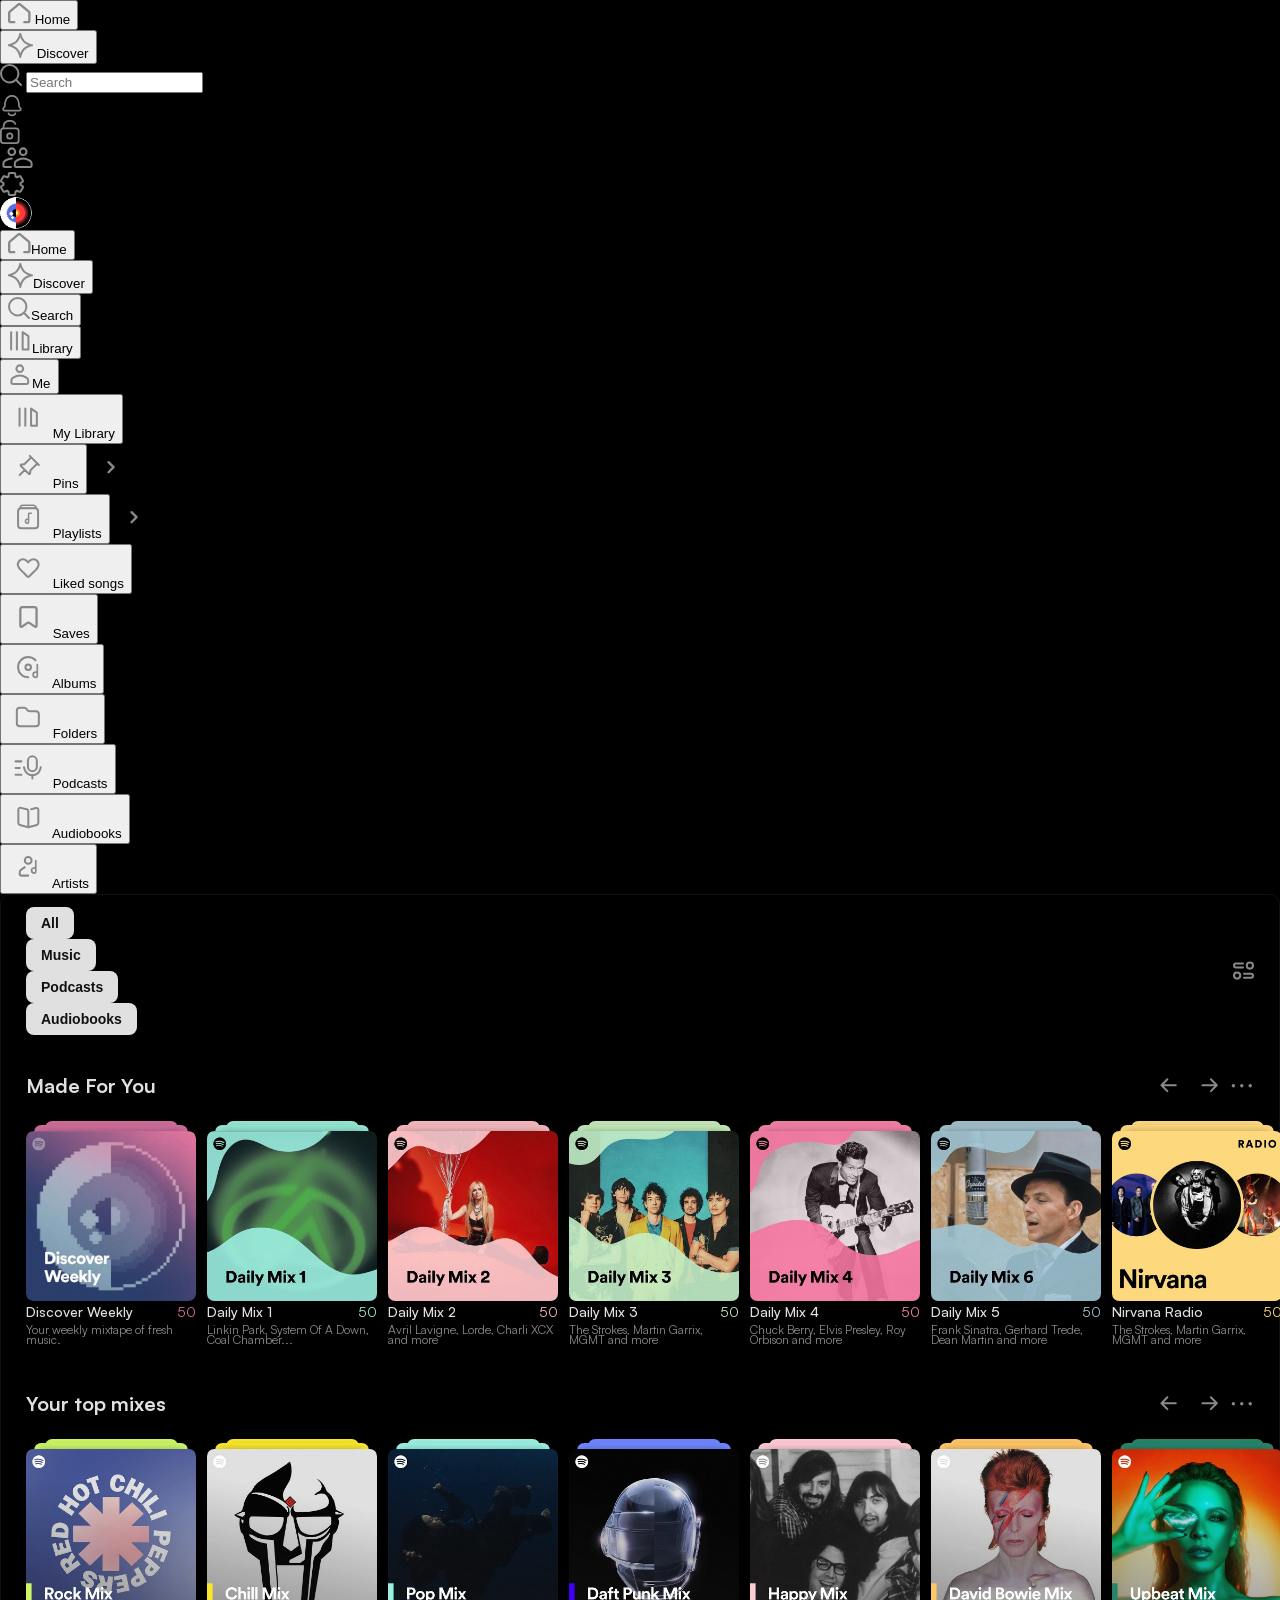
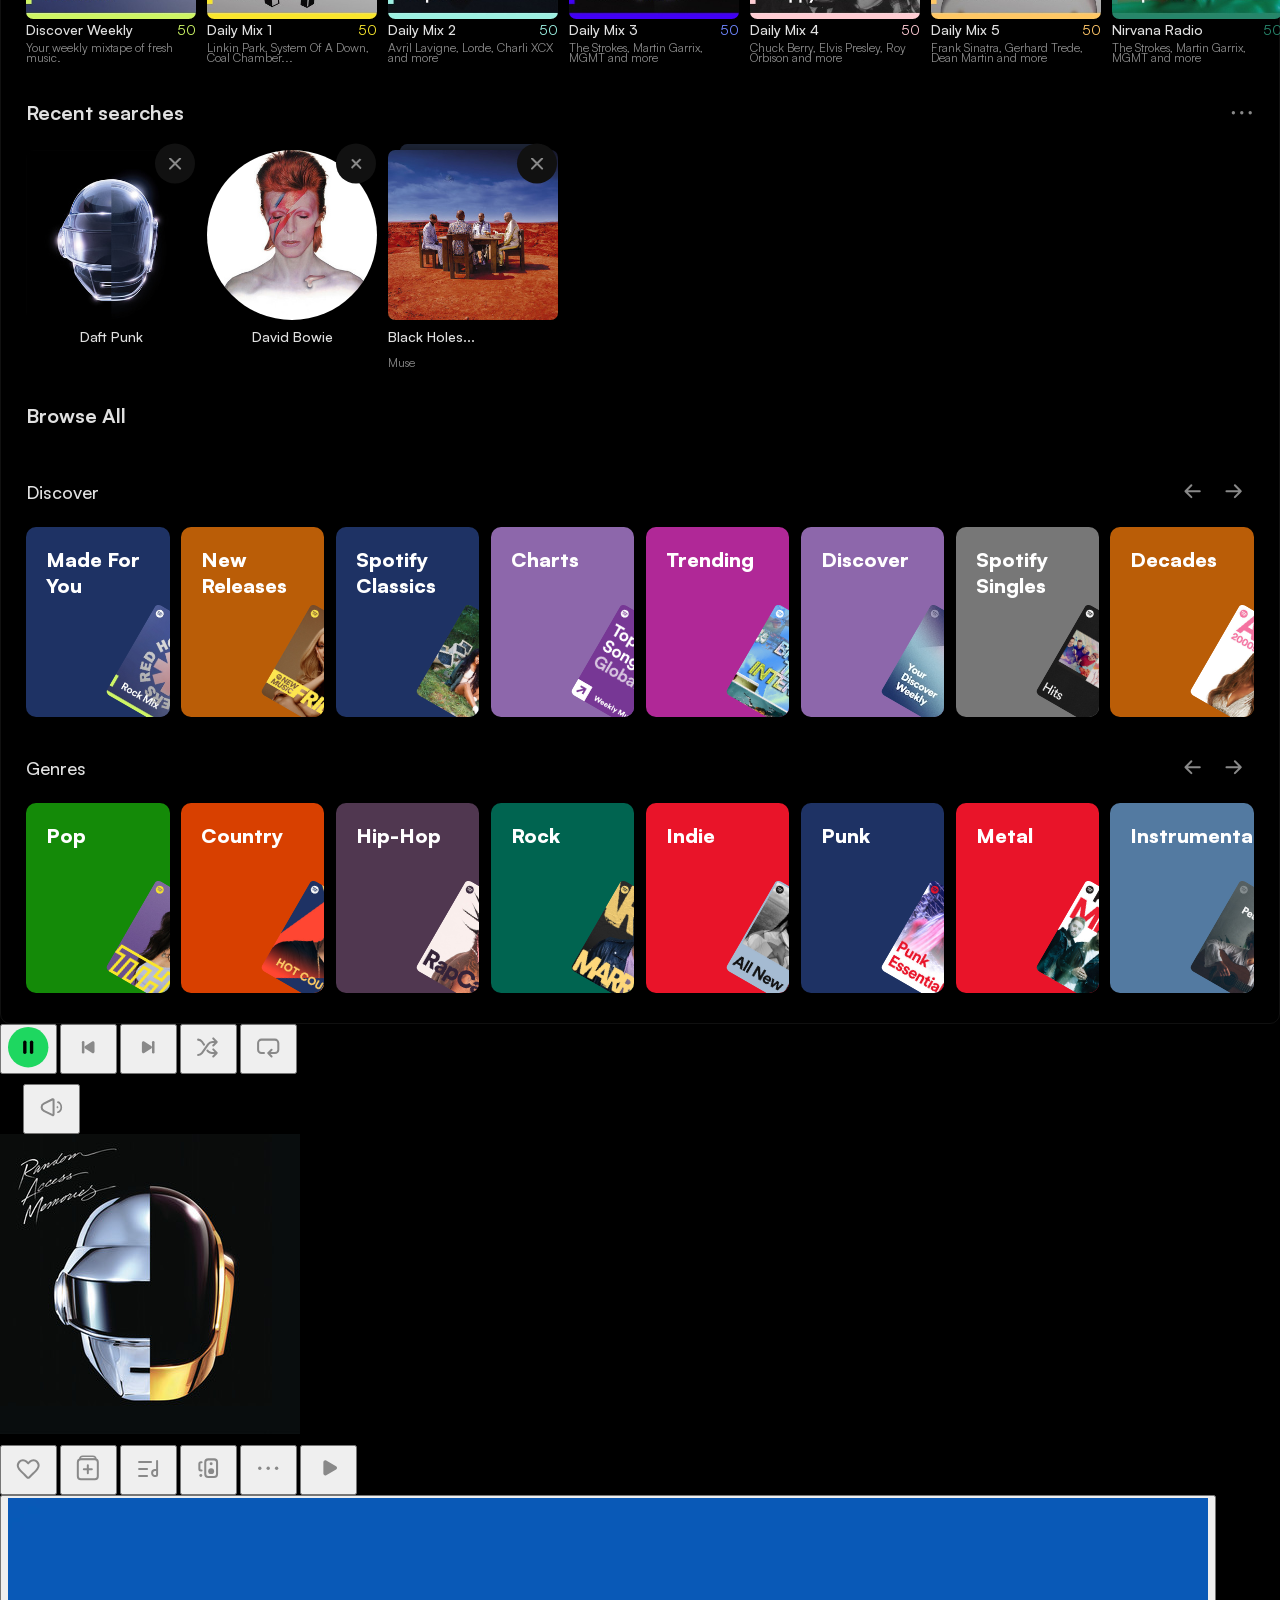
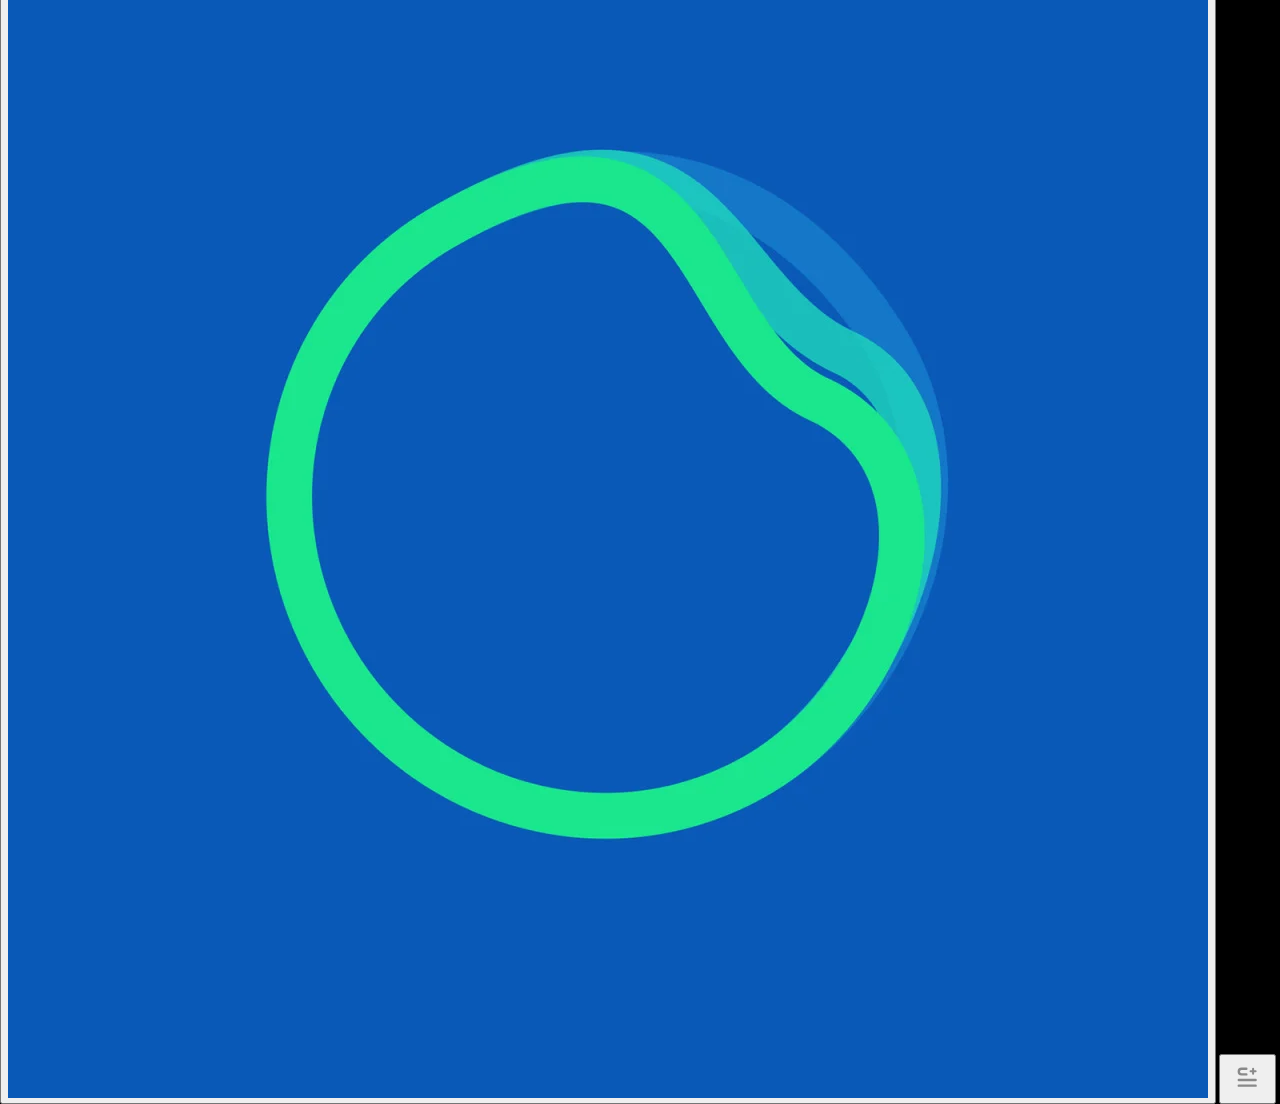
<file: index.html>
<!DOCTYPE html>
<html lang="en">
<head>
    <meta charset="UTF-8">
    <meta name="viewport" content="width=device-width, initial-scale=1.0">
    <title>Document</title>
    <link rel="stylesheet" href="./assets/fonts/fonts.css">
    <link rel="stylesheet" href="css/style.css">
</head>
<body>

        <!-- Koki -->
    <!-- desctop header -->

     <header class="header-desctop">

            
        
            
            <!-- header nav buttons and search input -->
            
            <div class="header-nav">
                <ul>
                    <li class="active">
                        <button>
                            <span class="icon">
                                <img src="./assets/images/Icons-large/house no hover.svg" alt="House Icon">
                            </span>
                            <span class="item-label">Home</span>
                        </button>
                    </li>

                    <li>
                        <button>
                            <span class="icon">
                                <img src="./assets/images/Icons-large/star discover.svg" alt="Discover Icon">
                            </span>
                            <span class="item-label">Discover</span>
                        </button>
                    </li>
                </ul>
                
                
            
                <div class="search-container">
                <img src="./assets/images/Icons-large/magnifing glass.svg" alt="Search Icon">
                <input type="search" placeholder="Search">
                </div>
            
            </div>



            <div class="header-action-icons">
                <ul>
                    <li><img src="./assets/images/Icons-large/bell.svg" alt="bell"></li>
                    <li><img src="./assets/images/Icons-large/lock.svg" alt="lock"></li>
                    <li><img src="./assets/images/Icons-large/group.svg" alt="group"></li>
                    <li><img src="./assets/images/Icons-large/settings.svg" alt="settings"></li>
                    <li><img src="./assets/images/Icons-large/profile icon.svg" alt=""></li>
                </ul>
            </div>
        
        </header>


    


     <!-- mobile header -->
     <header class="header-mobile">
         <div class="header-nav">
                <ul>
                    <li><button><img src="./assets/images/Icons-small/house-mobile.svg" alt="house-mobile">Home</button></li>
                    <li><button><img src="./assets/images/Icons-small/discover-mobile.svg" alt="discover-mobile">Discover</button></li>
                    <li><button><img src="./assets/images/Icons-small/search-mobile.svg" alt="search-mobile">Search</button></li>
                    <li><button><img src="./assets/images/Icons-small/libary-mobile.svg" alt="libary-mobile">Library</button></li>
                    <li><button><img src="./assets/images/Icons-small/me-mobile.svg" alt="me-mobile">Me</button></li>
                </ul>
                
                
                
                
                

            </div>
     </header>


     <!-- nutsa -->
     <!-- sidebar -->
     <aside class="sidebar">
        <ul class="sidebar-content">

            <!-- My Library start -->
            <li class="sidebar-items">
                <button class="sidebar-item">
                    <img src="assets/images/Icons-large/Name=Library, Filled=No.svg" class="icon" alt="albums icon">
                    <span class="item-label">My Library</span>
                </button>
            </li>
            <!-- My Library end -->

            <li class="sidebar-items">
                <button class="sidebar-item">
                    <img src="assets/images/Icons-large/Name=Pin, Filled=No.svg" class="icon" alt="pin icon">
                    <span class="item-label">Pins</span>
                </button>
                <img src="assets/images/Icons-large/Name=Right, Filled=No.svg" class="sidebar-arrow" class="sidebar arrow">
            </li>


            <li class="sidebar-items">
                <button class="sidebar-item">
                    <img src="assets/images/Icons-large/Name=Playlist, Filled=No.svg" class="icon" alt="playlist icon">
                    <span class="item-label">Playlists</span>
                </button>
                <img src="assets/images/Icons-large/Name=Right, Filled=No.svg" class="sidebar-arrow" class="sidebar arrow">
            </li>

            <li class="sidebar-items">
                <button class="sidebar-item">
                    <img src="assets/images/Icons-large/Name=Like, Filled=No.svg" class="icon" alt="liked song icon">
                    <span class="item-label">Liked songs</span>
                </button>
            </li>

            <li class="sidebar-items">
                <button class="sidebar-item">
                    <img src="assets/images/Icons-large/Name=Save, Filled=No.svg" class="icon" alt="saved icon">
                    <span class="item-label">Saves</span>
                </button>
            </li>

            <li class="sidebar-items">
                <button class="sidebar-item">
                    <img src="assets/images/Icons-large/Name=Album, Filled=No.svg" class="icon" alt="albums icon">
                    <span class="item-label">Albums</span>
                </button>
            </li>

            <li class="sidebar-items">
                <button class="sidebar-item">
                    <img src="assets/images/Icons-large/Name=Folder, Filled=No.svg" class="icon" alt="Folders icon">
                    <span class="item-label">Folders</span>
                </button>
            </li>

            <li class="sidebar-items">
                <button class="sidebar-item">
                    <img src="assets/images/Icons-large/Name=Podcast, Filled=No.svg" class="icon" alt="podcasts icon">
                    <span class="item-label">Podcasts</span>
                </button>
            </li>

            <li class="sidebar-items">
                <button class="sidebar-item">
                    <img src="assets/images/Icons-large/Name=Audiobook, Filled=No.svg" class="icon" alt="audiobooks icon">
                    <span class="item-label">Audiobooks</span>
                </button>
            </li>

            <li class="sidebar-items">
                <button class="sidebar-item">
                    <img src="assets/images/Icons-large/Name=Artist, Filled=No.svg" class="icon" alt="artists icon">
                    <span class="item-label">Artists</span>
                </button>
            </li>
        </ul>
     </aside>


    <!-- Main section -->
     <main class="main">

        <!-- Home section -->

        

        <section class="home">
            

           


            <!-- Music and other audio services filter -->

            <div class="music-audio-filter">
                <div>
                    <ul>
                        <li><button>All</button></li>
                        <li><button>Music</button></li>
                        <li><button>Podcasts</button></li>
                        <li><button>Audiobooks</button></li>
                    </ul>
                </div>
                    
                    
                
                
                <img src="./assets/images/Icons-large/friends-activity-sidebar-toggle-button.svg" alt="sidebar-toggle">

            </div>



            
            <!-- mobile only sub menu -->

            <section class="mobile-insta-access-music-list">


                <!-- individual card -->
                <div class="mobile-insta-access-container">
                    <img src="./assets/images/home-mix-cards/daft punk.png" alt="daft punk Get Lucky">
                    <div>
                        <h4>Get Lucky (feat. Pharel whiliams)</h4>
                        <p>Daft Punk</p>
                    </div>
                </div>


                <!-- individual card -->
                <div class="mobile-insta-access-container">
                    <img src="./assets/images/home-mix-cards/avrillpink.png" alt="avril Lavigne mix">
                    <div>
                        <h4>Daily Mix 2</h4>
                    </div>
                </div>

                
                <!-- individual card -->
                <div class="mobile-insta-access-container">
                    <img src="./assets/images/home-mix-cards/linkingreen.png" alt="linkin park mix">
                    <div>
                        <h4>Daily Mix 1</h4>
                        
                    </div>
                </div>


                <!-- individual card -->
                <div class="mobile-insta-access-container">
                    <img src="./assets/images/home-mix-cards/daft punk.png" alt="daft punk random access memories">
                    <div>
                        <h4>Instant Crush</h4>
                        <p>Daft Punk</p>
                    </div>
                </div>


                <!-- individual card -->
                <div class="mobile-insta-access-container">
                    <img src="./assets/images/home-mix-cards/daft punk.png" alt="daft punk random access memories">
                    <div>
                        <h4>Around the world</h4>
                        <p>Daft Punk</p>
                    </div>
                </div>


                <!-- individual card -->
                <div class="mobile-insta-access-container">
                    <img src="./assets/images/home-mix-cards/redhotchillieyellow.png" alt="redhotchillipappers">
                    <div>
                        <h4>Rock Mix</h4>
                        
                    </div>
                </div>

            </section>
           

            <!-- Made for You CardList Header -->
            <div class="card-list-header">
                
                <h2>Made For You</h2>
                
                <div>
                    <img src="./assets/images/Icons-large/Name=Arrow-Left, Filled=No.svg" alt="arrow left">
                    <img src="./assets/images/Icons-large/Name=Arrow-Right, Filled=No.svg" alt="arrow right">
                    <img src="./assets/images/Icons-large/tripple dots.svg" alt="">
                </div>
            </div>






            <!-- Card List : Made for you -->
            <div class="home-mix-card-list">




                <!-- Card container -->
                 <div class="home-mix-card-container descoverpink">
                <div class="home-mix-card-image-container">
                <img src="./assets/images/home-mix-cards/discover weekly.png" alt="discover weekly" class="home-mix-card-image">
                <div class="card-image-backlayer1"></div>
                <div class="card-image-backlayer2"></div>
                </div>
                <div class="card-text">
                    <div class="card-text-header">
                        <h3>Discover Weekly</h3>
                        <span>50</span>
                    </div>
                    <p>Your weekly mixtape of fresh music.</p>
                </div>   
                </div>
                

                <!-- Card container -->
                 <div class="home-mix-card-container linkinparkgreen">
                <div class="home-mix-card-image-container">
                <img src="./assets/images/home-mix-cards/linkingreen.png" alt="linkin park mix" class="home-mix-card-image">
                <div class="card-image-backlayer1"></div>
                <div class="card-image-backlayer2"></div>
                </div>
                <div class="card-text">
                    <div class="card-text-header">
                        <h3>Daily Mix 1</h3>
                        <span>50</span>
                    </div>
                    <p>Linkin Park, System Of A Down, Coal Chamber...</p>
                </div>   
                </div>
            

                <!-- Card container -->
                 <div class="home-mix-card-container avrillpink">
                <div class="home-mix-card-image-container">
                <img src="./assets/images/home-mix-cards/avrillpink.png" alt="avrill lavigne mix" class="home-mix-card-image">
                <div class="card-image-backlayer1"></div>
                <div class="card-image-backlayer2"></div>
                </div>
                <div class="card-text">
                    <div class="card-text-header">
                        <h3>Daily Mix 2</h3>
                        <span>50</span>
                    </div>
                    <p>Avril Lavigne, Lorde, Charli XCX and more</p>
                </div>   
                </div>
              

                <!-- Card container -->
                 <div class="home-mix-card-container strokesgreen">
                <div class="home-mix-card-image-container">
                <img src="./assets/images/home-mix-cards/strokesgreen.png" alt="thestrokes" class="home-mix-card-image">
                <div class="card-image-backlayer1"></div>
                <div class="card-image-backlayer2"></div>
                </div>
                <div class="card-text">
                    <div class="card-text-header">
                        <h3>Daily Mix 3</h3>
                        <span>50</span>
                    </div>
                    <p>The Strokes, Martin Garrix, MGMT and more</p>
                </div>   
                </div>
             

                <!-- Card container -->
                 <div class="home-mix-card-container chuckberrypink">
                <div class="home-mix-card-image-container">
                <img src="./assets/images/home-mix-cards/chuckberrypink.png" alt="chuckberrymix" class="home-mix-card-image">
                <div class="card-image-backlayer1"></div>
                <div class="card-image-backlayer2"></div>
                </div>
                <div class="card-text">
                    <div class="card-text-header">
                        <h3>Daily Mix 4</h3>
                        <span>50</span>
                    </div>
                    <p>Chuck Berry, Elvis Presley, Roy Orbison and more</p>
                </div>   
                </div>
                

                <!-- Card container -->
                 <div class="home-mix-card-container sinatrablue" >
                <div class="home-mix-card-image-container">
                <img src="./assets/images/home-mix-cards/sinatrablue.png" alt="frank sinatra mix" class="home-mix-card-image">
                <div class="card-image-backlayer1"></div>
                <div class="card-image-backlayer2"></div>
                </div>
                <div class="card-text">
                    <div class="card-text-header">
                        <h3>Daily Mix 5</h3>
                        <span>50</span>
                    </div>
                    <p>Frank Sinatra, Gerhard Trede, Dean Martin and more</p>
                </div>   
                </div>
             

                <!-- Card container -->
                 <div class="home-mix-card-container nirvanayellow">
                <div class="home-mix-card-image-container">
                <img src="./assets/images/home-mix-cards/nirvanayellow.png" alt="nirvana mix" class="home-mix-card-image">
                <div class="card-image-backlayer1"></div>
                <div class="card-image-backlayer2"></div>
                </div>
                <div class="card-text">
                    <div class="card-text-header">
                        <h3>Nirvana Radio</h3>
                        <span>50</span>
                    </div>
                    <p>The Strokes, Martin Garrix, MGMT and more</p>
                </div>   
                </div>
                

                <!-- Card container -->
                 <div class="home-mix-card-container follautpink">
                <div class="home-mix-card-image-container">
                <img src="./assets/images/home-mix-cards/follautpink.png" alt="follaut boys mix" class="home-mix-card-image">
                <div class="card-image-backlayer1"></div>
                <div class="card-image-backlayer2"></div>
                </div>
                <div class="card-text">
                    <div class="card-text-header">
                        <h3>Fall Out Boy Ra...</h3>
                        <span>50</span>
                    </div>
                    <p>With Panic! At The Disco, The All-American Rejects,...</p>
                </div>   
                </div>
                
            </div>
           <!-- Card List : Made for you : END of list  -->









            <!-- Your Top Mixes Card List Header  -->

            <div class="card-list-header">
                <h2>Your top mixes</h2>
                
                <div>
                    <img src="./assets/images/Icons-large/Name=Arrow-Left, Filled=No.svg" alt="Arrow Left">
                    <img src="./assets/images/Icons-large/Name=Arrow-Right, Filled=No.svg" alt="Arrow Right">
                    <img src="./assets/images/Icons-large/tripple dots.svg" alt="">
                </div>
            </div>



           <!-- Card List : Your top mixes -->
           <div class="home-mix-card-list">

                <!-- Card container -->
                 <div class="home-mix-card-container redhotchillieyellow">
                <div class="home-mix-card-image-container">
                <img src="./assets/images/home-mix-cards/redhotchillieyellow.png" alt="redhotchillipapper mix" class="home-mix-card-image">
                <div class="card-image-backlayer1"></div>
                <div class="card-image-backlayer2"></div>
                </div>
                <div class="card-text">
                    <div class="card-text-header">
                        <h3>Discover Weekly</h3>
                        <span>50</span>
                    </div>
                    <p>Your weekly mixtape of fresh music.</p>
                </div>   
                </div>
                

                <!-- Card container -->
                 <div class="home-mix-card-container mfdoomyellow">
                <div class="home-mix-card-image-container">
                <img src="./assets/images/home-mix-cards/mfdoomyellow.png" alt="mfdoom mix" class="home-mix-card-image">
                <div class="card-image-backlayer1"></div>
                <div class="card-image-backlayer2"></div>
                </div>
                <div class="card-text">
                    <div class="card-text-header">
                        <h3>Daily Mix 1</h3>
                        <span>50</span>
                    </div>
                    <p>Linkin Park, System Of A Down, Coal Chamber...</p>
                </div>   
                </div>
            

                <!-- Card container -->
                 <div class="home-mix-card-container eilishblue">
                <div class="home-mix-card-image-container">
                <img src="./assets/images/home-mix-cards/eilishblue.png" alt="billie eilish mix" class="home-mix-card-image">
                <div class="card-image-backlayer1"></div>
                <div class="card-image-backlayer2"></div>
                </div>
                <div class="card-text">
                    <div class="card-text-header">
                        <h3>Daily Mix 2</h3>
                        <span>50</span>
                    </div>
                    <p>Avril Lavigne, Lorde, Charli XCX and more</p>
                </div>   
                </div>
              

                <!-- Card container -->
                 <div class="home-mix-card-container daftpunkblue">
                <div class="home-mix-card-image-container">
                <img src="./assets/images/home-mix-cards/daftpunkblue.png" alt="daftpunk mix" class="home-mix-card-image">
                <div class="card-image-backlayer1"></div>
                <div class="card-image-backlayer2"></div>
                </div>
                <div class="card-text">
                    <div class="card-text-header">
                        <h3>Daily Mix 3</h3>
                        <span>50</span>
                    </div>
                    <p>The Strokes, Martin Garrix, MGMT and more</p>
                </div>   
                </div>
             

                <!-- Card container -->
                 <div class="home-mix-card-container turtlespink">
                <div class="home-mix-card-image-container">
                <img src="./assets/images/home-mix-cards/turtlespink.png" alt="the turtles mix" class="home-mix-card-image">
                <div class="card-image-backlayer1"></div>
                <div class="card-image-backlayer2"></div>
                </div>
                <div class="card-text">
                    <div class="card-text-header">
                        <h3>Daily Mix 4</h3>
                        <span>50</span>
                    </div>
                    <p>Chuck Berry, Elvis Presley, Roy Orbison and more</p>
                </div>   
                </div>
                

                <!-- Card container -->
                 <div class="home-mix-card-container davidbowieorange" >
                <div class="home-mix-card-image-container">
                <img src="./assets/images/home-mix-cards/davidbowieorange.png" alt="davidbowie mix" class="home-mix-card-image">
                <div class="card-image-backlayer1"></div>
                <div class="card-image-backlayer2"></div>
                </div>
                <div class="card-text">
                    <div class="card-text-header">
                        <h3>Daily Mix 5</h3>
                        <span>50</span>
                    </div>
                    <p>Frank Sinatra, Gerhard Trede, Dean Martin and more</p>
                </div>   
                </div>
             

                <!-- Card container -->
                 <div class="home-mix-card-container minoguegreen">
                <div class="home-mix-card-image-container">
                <img src="./assets/images/home-mix-cards/minoguegreen.png" alt="kylie minogue mix" class="home-mix-card-image">
                <div class="card-image-backlayer1"></div>
                <div class="card-image-backlayer2"></div>
                </div>
                <div class="card-text">
                    <div class="card-text-header">
                        <h3>Nirvana Radio</h3>
                        <span>50</span>
                    </div>
                    <p>The Strokes, Martin Garrix, MGMT and more</p>
                </div>   
                </div>
                

                <!-- Card container -->
                 <div class="home-mix-card-container chuckberrydarkpink">
                <div class="home-mix-card-image-container">
                <img src="./assets/images/home-mix-cards/chuckberrydarkpink.png" alt="chuckberry mix" class="home-mix-card-image">
                <div class="card-image-backlayer1"></div>
                <div class="card-image-backlayer2"></div>
                </div>
                <div class="card-text">
                    <div class="card-text-header">
                        <h3>Fall Out Boy Ra...</h3>
                        <span>50</span>
                    </div>
                    <p>With Panic! At The Disco, The All-American Rejects,...</p>
                </div>   
                </div>
                
            </div>
            <!-- Card List : Your top mixes : END of list -->
        
            


             <!-- Recent Searches  -->

             <div class="card-list-header">
                <h2>Recent searches</h2>
                
                <div>
                    <img src="./assets/images/Icons-large/tripple dots.svg" alt="tripple dots">
                </div>
            </div>



        <!-- Search cards Section -->

        <div class="search-X-card-list">



             <!-- X marked Card -->

            <div class="search-card-x-doublelayer-container">
                <div class="x-card-image-container">
                <div class="x-mark-cont">
                    <img src="./assets/images/Icons-large/x mark on the card.svg" alt="x mark on the card">
                </div>
                <img src="./assets/images/home-mix-cards/daftpunkhelmblackwhite.png" alt="daft punk random memories delux" class="x-card-image">
                </div>
                <div class="doublelayer-x-card-text">
                    <div class="doublelayer-x-card-text-header">
                        <h3>Daft Punk</h3>
                       
                    </div>
                    
                </div>   
                </div>









                 <!-- X marked Card -->

            <div class="search-card-x-doublelayer-container">
                <div class="x-card-image-container">
                <div class="x-mark-cont">
                    <img src="./assets/images/Icons-large/x mark on the card.svg" alt="x mark on the card">
                </div>
                <img src="./assets/images/home-mix-cards/davidbowie.png" alt="david bowie" class="x-card-image">
                
                </div>
                <div class="doublelayer-x-card-text">
                    <div class="doublelayer-x-card-text-header">
                        <h3>David Bowie</h3>
                       
                    </div>
                    
                </div>   
                </div>













            <!-- X marked Card -->

            <div class="search-card-x-doublelayer-container">
                <div class="x-card-image-container">
                <div class="x-mark-cont">
                    <img src="./assets/images/Icons-large/x mark on the card.svg" alt="x mark on the card">
                </div>
                <img src="./assets/images/home-mix-cards/museblackholes.png" alt="muse black holes" class="x-card-image">
                <div class="x-card-layer"></div>
                </div>
                <div class="doublelayer-x-card-text">
                    <div class="doublelayer-x-card-text-header">
                        <h3>Black Holes...</h3>
                       
                    </div>
                    <p>Muse</p>
                </div>   
                </div>


        </div>

        <!-- Browse All Header -->
        <div class="card-list-header">
                <h2>Browse All</h2>
            </div>

        <!-- Image Card Header -->
        <div class="card-list-header">
                <h3>Discover</h3>
                
                <div>
                    <img src="./assets/images/Icons-large/Name=Arrow-Left, Filled=No.svg" alt="Arrow Left">
                    <img src="./assets/images/Icons-large/Name=Arrow-Right, Filled=No.svg" alt="Arrow Right">
                </div>
        </div>    

        <!-- Image Card List -->

        <div class="image-cards-list">



            <!-- Image Card -->
            <div class="card-inside-image-container redhotchilliszablue">
                <div class="card-inside-image-text">
                    <h3>Made For</h3>
                    <h3>You</h3>
                </div>
                
                <img src="./assets/images/home-mix-cards/redhotchillieyellow.png" alt="redhotchillipappers mix">
              </div>



              <!-- Image Card -->
            <div class="card-inside-image-container arianagrandeorange">
                <div class="card-inside-image-text">
                    <h3>New</h3>
                    <h3>Releases</h3>
                </div>
                
                <img src="./assets/images/home-mix-cards/arianagrandefriday.png" alt="ariana grande mix">
              </div>



                <!-- Image Card -->
            <div class="card-inside-image-container redhotchilliszablue">
                <div class="card-inside-image-text">
                    <h3>Spotify</h3>
                    <h3>Classics</h3>
                </div>
                
                <img src="./assets/images/home-mix-cards/szacomputer.png" alt="sza mix">
              </div>


                <!-- Image Card -->
            <div class="card-inside-image-container chartspink">
                <div class="card-inside-image-text">
                    <h3>Charts</h3>
                    
                </div>
                
                <img src="./assets/images/home-mix-cards/globalpurple.png" alt="global mix">
              </div>



               <!-- Image Card -->
            <div class="card-inside-image-container trendingpink">
                <div class="card-inside-image-text">
                    <h3>Trending</h3>
                    
                </div>
                
                <img src="./assets/images/home-mix-cards/bigoninternet.png" alt="big on internet">
              </div>


                 <!-- Image Card -->
            <div class="card-inside-image-container chartspink">
                <div class="card-inside-image-text">
                    <h3>Discover</h3>
                    
                </div>
                
                <img src="./assets/images/home-mix-cards/spotlightdiscoverweekly.png" alt="spotlight discover weekly">
              </div>



                 <!-- Image Card -->
            <div class="card-inside-image-container singlesgrey">
                <div class="card-inside-image-text">
                    <h3>Spotify</h3>
                    <h3>Singles</h3>
                </div>
                
                <img src="./assets/images/home-mix-cards/hits.png" alt="hits">
              </div>


                 <!-- Image Card -->
            <div class="card-inside-image-container arianagrandeorange">
                <div class="card-inside-image-text">
                    <h3>Decades</h3>
                    
                </div>
                
                <img src="./assets/images/home-mix-cards/beyoallout.png" alt="beyonce mix">
              </div>

        </div>

        <!-- Image Card Header -->
        <div class="card-list-header">
                <h3>Genres</h3>
                
                <div>
                    <img src="./assets/images/Icons-large/Name=Arrow-Left, Filled=No.svg" alt="Arrow Left">
                    <img src="./assets/images/Icons-large/Name=Arrow-Right, Filled=No.svg" alt="Arrow Right">
                </div>
        </div>    

        <!-- Image Card List -->

        <div class="image-cards-list">



            <!-- Image Card -->
            <div class="card-inside-image-container popgreen">
                <div class="card-inside-image-text">
                    <h3>Pop</h3>
                    
                </div>
                
                <img src="./assets/images/home-mix-cards/purpleolivia.png" alt="olivia radrigo mix">
              </div>



              <!-- Image Card -->
            <div class="card-inside-image-container countreyorange">
                <div class="card-inside-image-text">
                    <h3>Country</h3>
                    
                </div>
                
                <img src="./assets/images/home-mix-cards/hotcountry.png" alt="country mix">
              </div>



                <!-- Image Card -->
            <div class="card-inside-image-container rapbrown">
                <div class="card-inside-image-text">
                    <h3>Hip-Hop</h3>
                   
                </div>
                
                <img src="./assets/images/home-mix-cards/rapliluzi.png" alt="lil uzzi vert mix">
              </div>


                <!-- Image Card -->
            <div class="card-inside-image-container rockgreen">
                <div class="card-inside-image-text">
                    <h3>Rock</h3>
                    
                </div>
                
                <img src="./assets/images/home-mix-cards/marrow.png" alt="marrow mix">
              </div>



               <!-- Image Card -->
            <div class="card-inside-image-container indiered">
                <div class="card-inside-image-text">
                    <h3>Indie</h3>
                    
                </div>
                
                <img src="./assets/images/home-mix-cards/indieallnew.png" alt="indie new stuff">
              </div>


                 <!-- Image Card -->
            <div class="card-inside-image-container redhotchilliszablue">
                <div class="card-inside-image-text">
                    <h3>Punk</h3>
                    
                </div>
                
                <img src="./assets/images/home-mix-cards/punkessentials.png" alt="punk essentials">
              </div>



                 <!-- Image Card -->
            <div class="card-inside-image-container indiered">
                <div class="card-inside-image-text">
                    <h3>Metal</h3>
                    
                </div>
                
                <img src="./assets/images/home-mix-cards/kickassmetal.png" alt="kick ass metal">
              </div>


                 <!-- Image Card -->
            <div class="card-inside-image-container instrumentalblue">
                <div class="card-inside-image-text">
                    <h3>Instrumental</h3>
                    
                </div>
                
                <img src="./assets/images/home-mix-cards/peacefulguitar.png" alt="peaceful guitar">
              </div>

        </div>

        
        </section>




     </main>
     
      <div class="control-bar">

     <!-- <Player> -->
    
        <div class="control-bar">

    <!-- Progress bar (mobile) - START -->
    <div class="progress-bar progress-bar--mobile">
        <div class="progress-bar__fill"></div>
    </div>
    <!-- Progress bar (mobile) - END -->

    <div class="control-left">

        <div class="player">
            <button class="player__pause"><img src="./assets/images/Icons-large/Name=Pause, Filled=No.svg" alt="Pause"></button>
            <button class="player__btn"><img src="./assets/images/Icons-large/Name=Prev, Filled=No.svg" alt="Previous"></button>
            <button class="player__btn"><img src="./assets/images/Icons-large/Name=Next, Filled=No.svg" alt="Next"></button>
            <button class="player__btn"><img src="./assets/images/Icons-large/Name=Shuffle, Filled=No.svg" alt="Shuffle"></button>
            <button class="player__btn"><img src="./assets/images/Icons-large/Name=Loop, Filled=No.svg" alt="Loop"></button>
        </div>

    </div>

    <div class="track-meta">

        <div class="player__progress">
            <time class="track-time">2:23</time>
            <div class="progress-bar">
                <div class="progress-bar__fill"></div>
            </div>
            <time class="track-time">4:45</time>
            <button class="player__btn"><img src="./assets/images/Icons-large/Name=Volume, Filled=No.svg" alt="Volume"></button>
        </div>

            <img class="track-picture" src="./assets/images/Artists/daft_punk.png" alt="Daft Punk">
            <div class="track-info">
                <span class="track-info-title">Get Lucky</span>
                <span class="track-info-singer">Daft Punk</span>
                <span class="track-info-album">Random Access Memories</span>
            </div>
    </div>

    <div class="control-right">

        <div class="global">
            <button class="player__btn"><img src="./assets/images/Icons-large/Name=Like, Filled=No.svg" alt="Like"></button>
            <button class="player__btn add-btn"><img src="./assets/images/Icons-large/Name=Add to Playlist, Filled=No.svg" alt="Add to Playlist"></button>
            <button class="player__btn"><img src="./assets/images/Icons-large/Name=Lyrics, Filled=No.svg" alt="Lyrics"></button>
            <button class="player__btn"><img src="./assets/images/Icons-large/Name=Device, Filled=No.svg" alt="Device"></button>
            <button class="player__btn"><img src="./assets/images/Icons-large/Name=More, Filled=No.svg" alt="More"></button>
            <button class="responsive-play-btn"><img src="./assets/images/Icons-large/Name=Play Simple, Filled=No.svg" alt="Play"></button>
        </div>

        <div class="additions">
            <button class="player__ai"><img src="./assets/images/Icons-large/ai.png" alt="AI"></button>
            <button class="player__btn"><img src="./assets/images/Icons-large/Name=Add to Queue, Filled=No.svg" alt="Queue"></button>
        </div>

    </div>

</div>

</div>
<!-- </player> -->



</body>
</html>
</file>
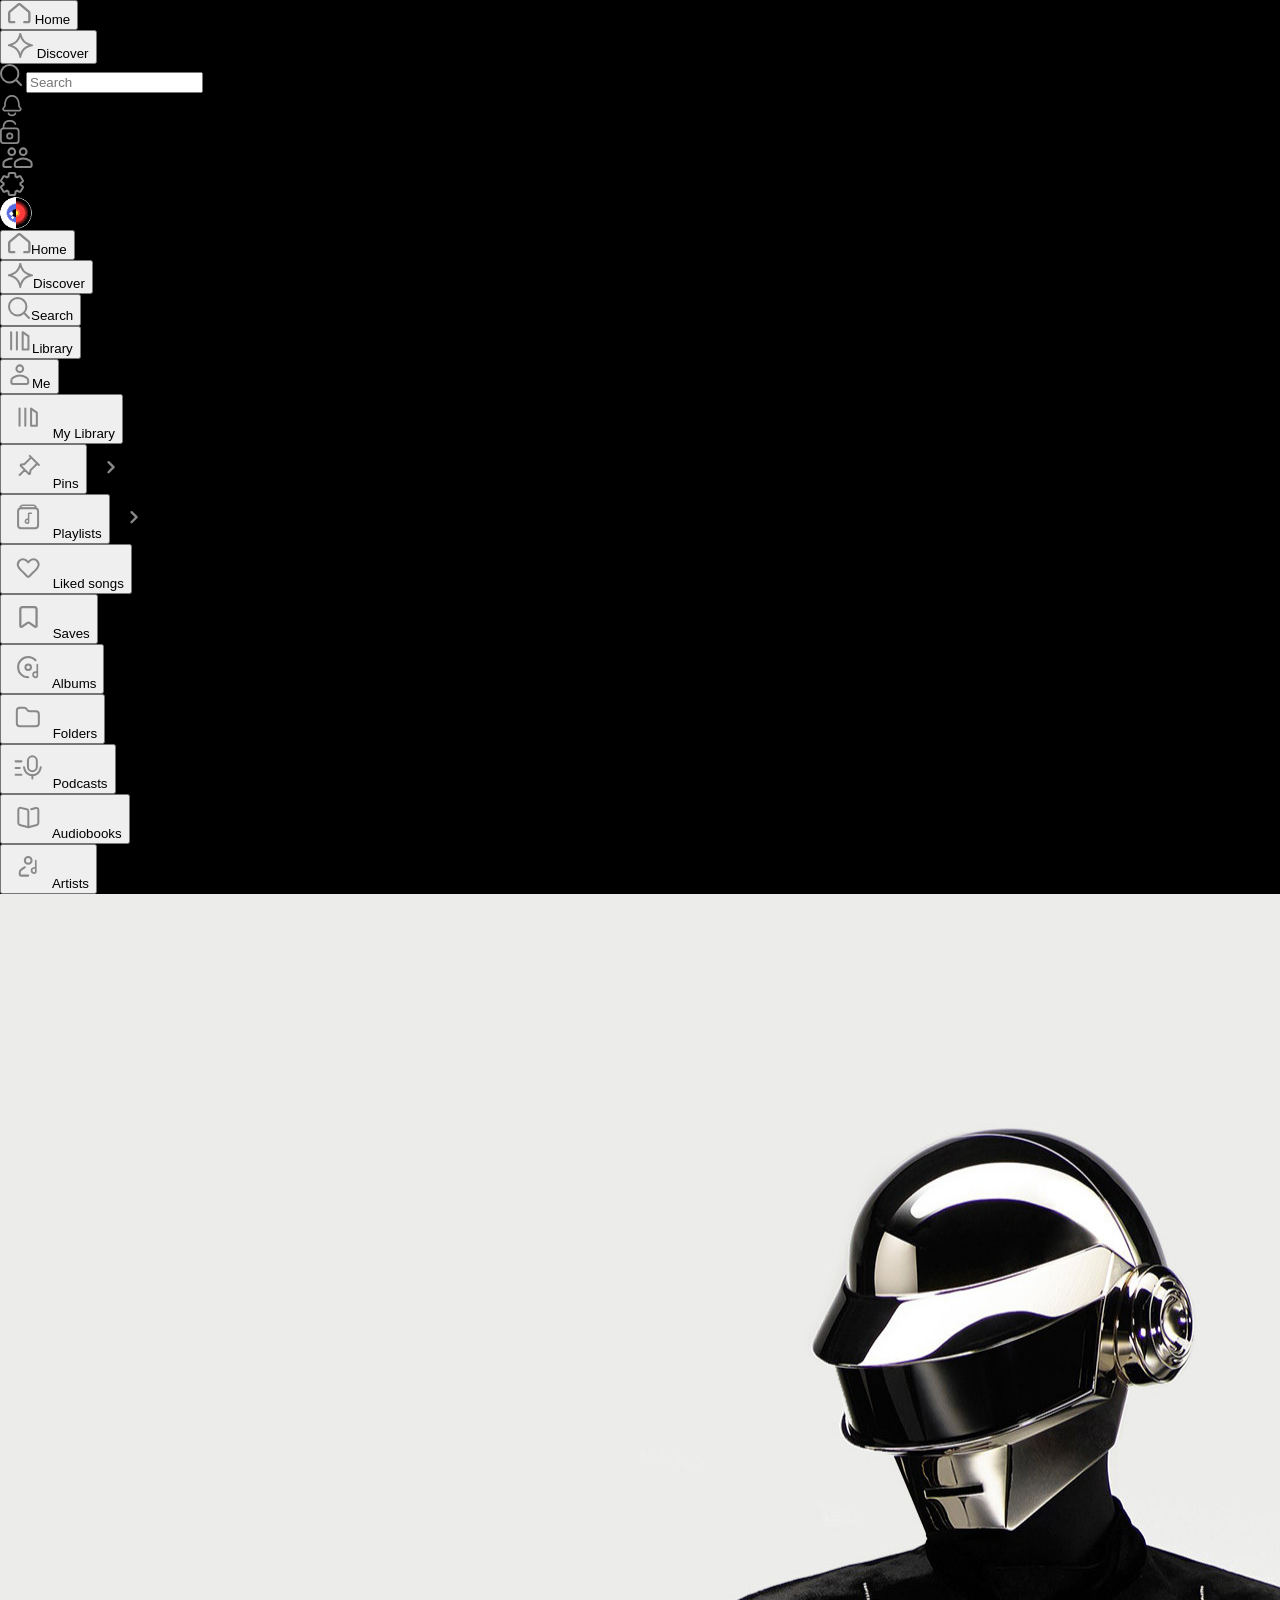
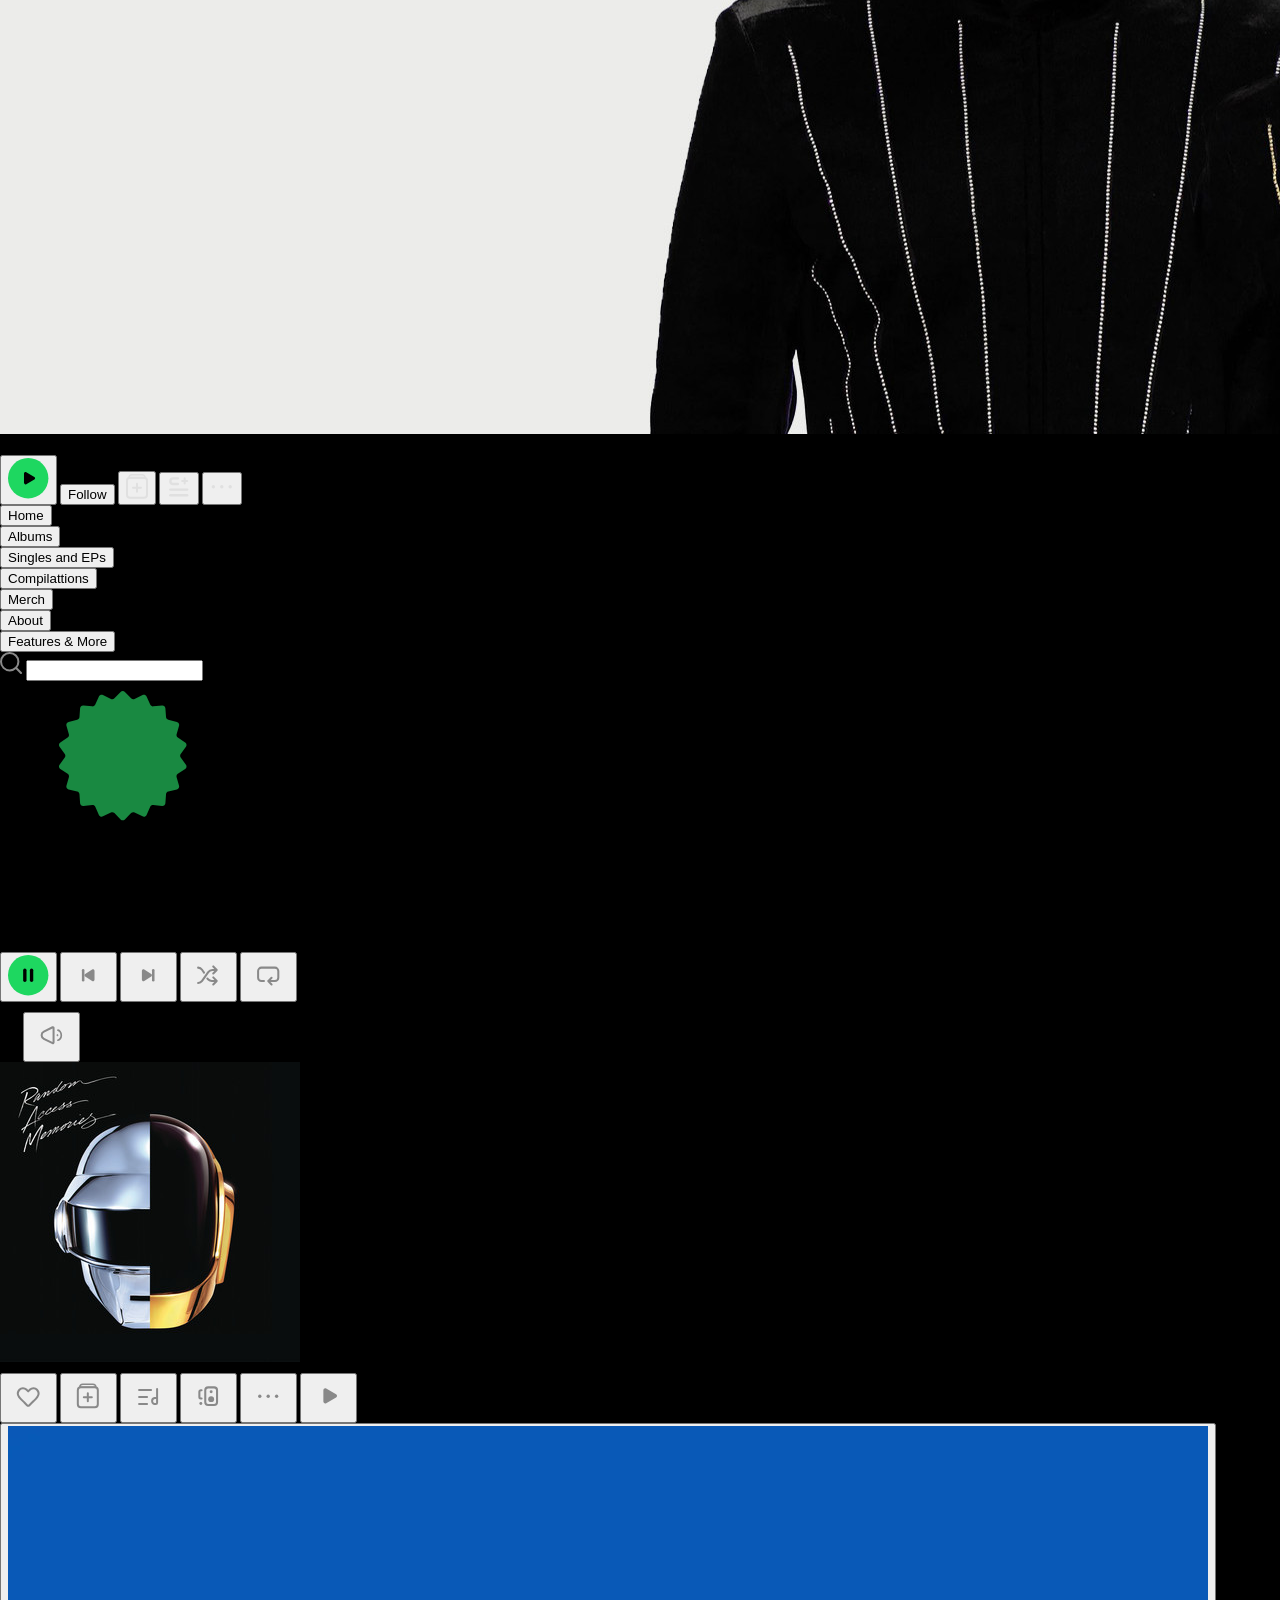
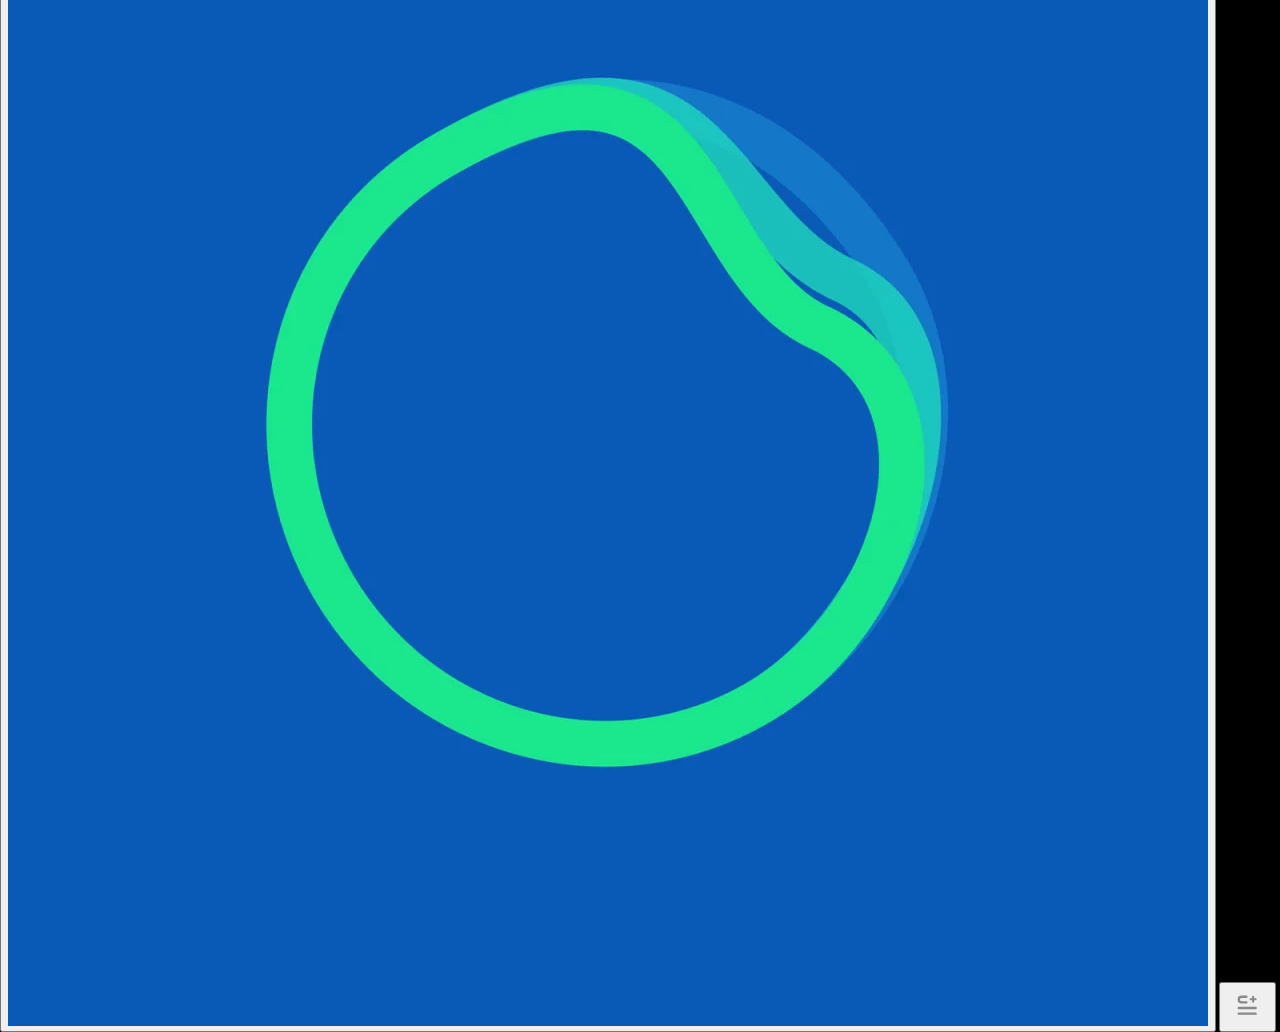
<file: about-artist.html>
<!DOCTYPE html>
<html lang="en">
<head>
    <meta charset="UTF-8">
    <meta name="viewport" content="width=device-width, initial-scale=1.0">
    <title>Document</title>
    <link rel="stylesheet" href="./assets/fonts/fonts.css">
    <link rel="stylesheet" href="css/style.css">
</head>
<body>

        <!-- Koki -->
    <!-- desctop header -->

     <header class="header-desctop">

            
        
            
            <!-- header nav buttons and search input -->
            
            <div class="header-nav">
                <ul>
                    <li class="active">
                        <button>
                            <span class="icon">
                                <img src="./assets/images/Icons-large/house no hover.svg" alt="house">
                            </span>
                            <span class="item-label">Home</span>
                        </button>
                    </li>

                    <li>
                        <button>
                            <span class="icon">
                                <img src="./assets/images/Icons-large/star discover.svg" alt="discover">
                            </span>
                            <span class="item-label">Discover</span>
                        </button>
                    </li>
                </ul>
                
                
            
                <div class="search-container">
                <img src="./assets/images/Icons-large/magnifing glass.svg" alt="magnifing glass">
                <input type="search" placeholder="Search">
                </div>
            
            </div>



            <div class="header-action-icons">
                <ul>
                    <li><img src="./assets/images/Icons-large/bell.svg" alt="notification"></li>
                    <li><img src="./assets/images/Icons-large/lock.svg" alt="lock"></li>
                    <li><img src="./assets/images/Icons-large/group.svg" alt="group"></li>
                    <li><img src="./assets/images/Icons-large/settings.svg" alt="settings"></li>
                    <li><img src="./assets/images/Icons-large/profile icon.svg" alt="profile icon"></li>
                </ul>
            </div>
        
        </header>


    


     <!-- mobile header -->
     <header class="header-mobile">
         <div class="header-nav">
                <ul>
                    <li><button><img src="./assets/images/Icons-small/house-mobile.svg" alt="house mobile">Home</button></li>
                    <li><button><img src="./assets/images/Icons-small/discover-mobile.svg" alt="discover mobile">Discover</button></li>
                    <li><button><img src="./assets/images/Icons-small/search-mobile.svg" alt="search mobile">Search</button></li>
                    <li><button><img src="./assets/images/Icons-small/libary-mobile.svg" alt="libary mobile">Library</button></li>
                    <li><button><img src="./assets/images/Icons-small/me-mobile.svg" alt="me mobile">Me</button></li>
                </ul>
                
                
                
                
                

            </div>
     </header>


     <!-- nutsa -->
     <!-- sidebar -->
     <aside class="sidebar">
        <ul class="sidebar-content">

            <!-- My Library start -->
            <li class="sidebar-items">
                <button class="sidebar-item">
                    <img src="assets/images/Icons-large/Name=Library, Filled=No.svg" class="icon" alt="albums icon">
                    <span class="item-label">My Library</span>
                </button>
            </li>
            <!-- My Library end -->

            <li class="sidebar-items">
                <button class="sidebar-item">
                    <img src="assets/images/Icons-large/Name=Pin, Filled=No.svg" class="icon" alt="pin icon">
                    <span class="item-label">Pins</span>
                </button>
                <img src="assets/images/Icons-large/Name=Right, Filled=No.svg" class="sidebar-arrow" class="sidebar arrow">
            </li>


            <li class="sidebar-items">
                <button class="sidebar-item">
                    <img src="assets/images/Icons-large/Name=Playlist, Filled=No.svg" class="icon" alt="playlist icon">
                    <span class="item-label">Playlists</span>
                </button>
                <img src="assets/images/Icons-large/Name=Right, Filled=No.svg" class="sidebar-arrow" class="sidebar arrow">
            </li>

            <li class="sidebar-items">
                <button class="sidebar-item">
                    <img src="assets/images/Icons-large/Name=Like, Filled=No.svg" class="icon" alt="liked song icon">
                    <span class="item-label">Liked songs</span>
                </button>
            </li>

            <li class="sidebar-items">
                <button class="sidebar-item">
                    <img src="assets/images/Icons-large/Name=Save, Filled=No.svg" class="icon" alt="saved icon">
                    <span class="item-label">Saves</span>
                </button>
            </li>

            <li class="sidebar-items">
                <button class="sidebar-item">
                    <img src="assets/images/Icons-large/Name=Album, Filled=No.svg" class="icon" alt="albums icon">
                    <span class="item-label">Albums</span>
                </button>
            </li>

            <li class="sidebar-items">
                <button class="sidebar-item">
                    <img src="assets/images/Icons-large/Name=Folder, Filled=No.svg" class="icon" alt="Folders icon">
                    <span class="item-label">Folders</span>
                </button>
            </li>

            <li class="sidebar-items">
                <button class="sidebar-item">
                    <img src="assets/images/Icons-large/Name=Podcast, Filled=No.svg" class="icon" alt="podcasts icon">
                    <span class="item-label">Podcasts</span>
                </button>
            </li>

            <li class="sidebar-items">
                <button class="sidebar-item">
                    <img src="assets/images/Icons-large/Name=Audiobook, Filled=No.svg" class="icon" alt="audiobooks icon">
                    <span class="item-label">Audiobooks</span>
                </button>
            </li>

            <li class="sidebar-items">
                <button class="sidebar-item">
                    <img src="assets/images/Icons-large/Name=Artist, Filled=No.svg" class="icon" alt="artists icon">
                    <span class="item-label">Artists</span>
                </button>
            </li>
        </ul>
     </aside>


    <!-- Main section -->
     <main class="artist-page">

        <!-- Home section -->

        
        <!-- Artist Images Header -->
        <section class="artist-image-header">
                <div class="gradient"></div>
                <img src="./assets/images/Artist-Page/daft punk header image.png" alt="daft punk wallpaper">
                <div class="artist-header-content">
                    <div class="artist-header-text">
                        <h1>Daft Punk</h1>
                        <p>20,795,080 monthly listeners</p>
                    </div>

                    <div class="artist-header-icons">
                        <button><img src="./assets/images/Icons-large/play-icon.svg" alt="play icon" class="play-button"></button>
                        <button class="header-follow">Follow</button>
                        <button><img src="./assets/images/Icons-large/addtolist.svg" alt="add to list" class="add-to-list"></button>
                        <button><img src="./assets/images/Icons-large/cplus-list.svg" alt="c plus list" class="cplus-list"></button>
                        <button><img src="./assets/images/Icons-large/white tripple-dots.svg" alt="white tripple dots" class="header-tripple-dots"></button>
                    </div>
                </div>
                
        </section>


        <!-- Artist Page Navigation -->
        <nav class="artist-navbar">
            <ul class="artist-navbar-list">
                <li><a href=""><button>Home</button></a></li>
                <li><a href=""><button>Albums</button></a></li>
                <li><a href=""><button>Singles and EPs</button></a></li>
                <li><a href=""><button>Compilattions</button></a></li>
                <li><a href=""><button>Merch</button></a></li>
                <li class="marked-artist-button"><a href=""><button>About</button></a></li>
                <li><a href=""><button>Features & More</button></a></li>
            </ul>
            <div class="search-container">
                <img src="./assets/images/Icons-large/magnifing glass.svg" alt="magnifing glass">
                <input type="search">
                </div>
        </nav>


        <!-- Main Content -->
        <section class="about-artist-main-content">



            <section class="bage-section">
                <div class="bage">

                    <h2>#292</h2>
                    <span>in the world</span>
                    <img src="./assets/images/Artist-Page/bage.svg" alt="bage">
                    
                </div>
                

            </section>


            <section class="article">
                <p>As they evolved from '90s French house pioneers
                   to 2000s dance tastemakers to mainstream heroes in the 2010s, 
                   Daft Punk remained one of dance music's most 
                   iconic acts. With their early singles and 1997's instant-classic 
                   debut album Homework, Guy-Manuel de Homem-Christo and Thomas
                   Bangalter quickly won acclaim for their skill at blending 
                   their beloved Chicago house and Detroit techno with pop, funk,
                   indie rock, and hip-hop into nostalgic yet futuristic forms. 
                   Not content to just widen electronic music's popularity, on 2001's
                   Discovery they reinvented the then-unfashionable sounds of mid-'80s
                   soft rock and R&B into stylish tracks that also had a childlike wonder.
                   Despite their sizable popularity, Daft Punk were never afraid to
                   challenge their listeners, which they did with 2005's cold and
                   dystopic Human After All. Even when they polarized their audience, 
                   there was never any doubt that they staged groundbreaking concerts, 
                   and the tour captured on Alive 2007 helped pave the way for arena-sized 
                   EDM, particularly in the U.S. With 2013's Random Access Memories, 
                   the duo once again looked to the past to create the future, </p>
            </section>




            <section class="about-artist-stats">
                <div>
                    <h2>9,868,787</h2>
                    <p>Followers</p>
                </div>

                
                <div>
                    <h2>22,430,353</h2>
                    <p>Monthly Listeners</p>
                </div>
                
                <div>
                    <h3>Paris, FR</h3>
                    <p>391,036 listeners</p>
                </div>
                
                <div>
                    <h3>Mexico City, MX</h3>
                    <p>367,878 listeners</p>
                </div>
            </section>

        </section>


       


     </main>
     
        <!-- davit -->

     <!-- <Player> -->
    
        <div class="control-bar">

    <!-- Progress bar (mobile) - START -->
    <div class="progress-bar progress-bar--mobile">
        <div class="progress-bar__fill"></div>
    </div>
    <!-- Progress bar (mobile) - END -->

    <div class="control-left">

        <div class="player">
            <button class="player__pause"><img src="./assets/images/Icons-large/Name=Pause, Filled=No.svg" alt="Pause"></button>
            <button class="player__btn"><img src="./assets/images/Icons-large/Name=Prev, Filled=No.svg" alt="Previous"></button>
            <button class="player__btn"><img src="./assets/images/Icons-large/Name=Next, Filled=No.svg" alt="Next"></button>
            <button class="player__btn"><img src="./assets/images/Icons-large/Name=Shuffle, Filled=No.svg" alt="Shuffle"></button>
            <button class="player__btn"><img src="./assets/images/Icons-large/Name=Loop, Filled=No.svg" alt="Loop"></button>
        </div>

    </div>

    <div class="track-meta">

        <div class="player__progress">
            <time class="track-time">2:23</time>
            <div class="progress-bar">
                <div class="progress-bar__fill"></div>
            </div>
            <time class="track-time">4:45</time>
            <button class="player__btn"><img src="./assets/images/Icons-large/Name=Volume, Filled=No.svg" alt="Volume"></button>
        </div>

            <img class="track-picture" src="./assets/images/Artists/daft_punk.png" alt="Daft Punk">
            <div class="track-info">
                <span class="track-info-title">Get Lucky</span>
                <span class="track-info-singer">Daft Punk</span>
                <span class="track-info-album">Random Access Memories</span>
            </div>
    </div>

    <div class="control-right">

        <div class="global">
            <button class="player__btn"><img src="./assets/images/Icons-large/Name=Like, Filled=No.svg" alt="Like"></button>
            <button class="player__btn add-btn"><img src="./assets/images/Icons-large/Name=Add to Playlist, Filled=No.svg" alt="Add to Playlist"></button>
            <button class="player__btn"><img src="./assets/images/Icons-large/Name=Lyrics, Filled=No.svg" alt="Lyrics"></button>
            <button class="player__btn"><img src="./assets/images/Icons-large/Name=Device, Filled=No.svg" alt="Device"></button>
            <button class="player__btn"><img src="./assets/images/Icons-large/Name=More, Filled=No.svg" alt="More"></button>
            <button class="responsive-play-btn"><img src="./assets/images/Icons-large/Name=Play Simple, Filled=No.svg" alt="Play"></button>
        </div>

        <div class="additions">
            <button class="player__ai"><img src="./assets/images/Icons-large/ai.png" alt="AI"></button>
            <button class="player__btn"><img src="./assets/images/Icons-large/Name=Add to Queue, Filled=No.svg" alt="Queue"></button>
        </div>

    </div>

</div>
<!-- </player> -->



</body>
</html>
</file>
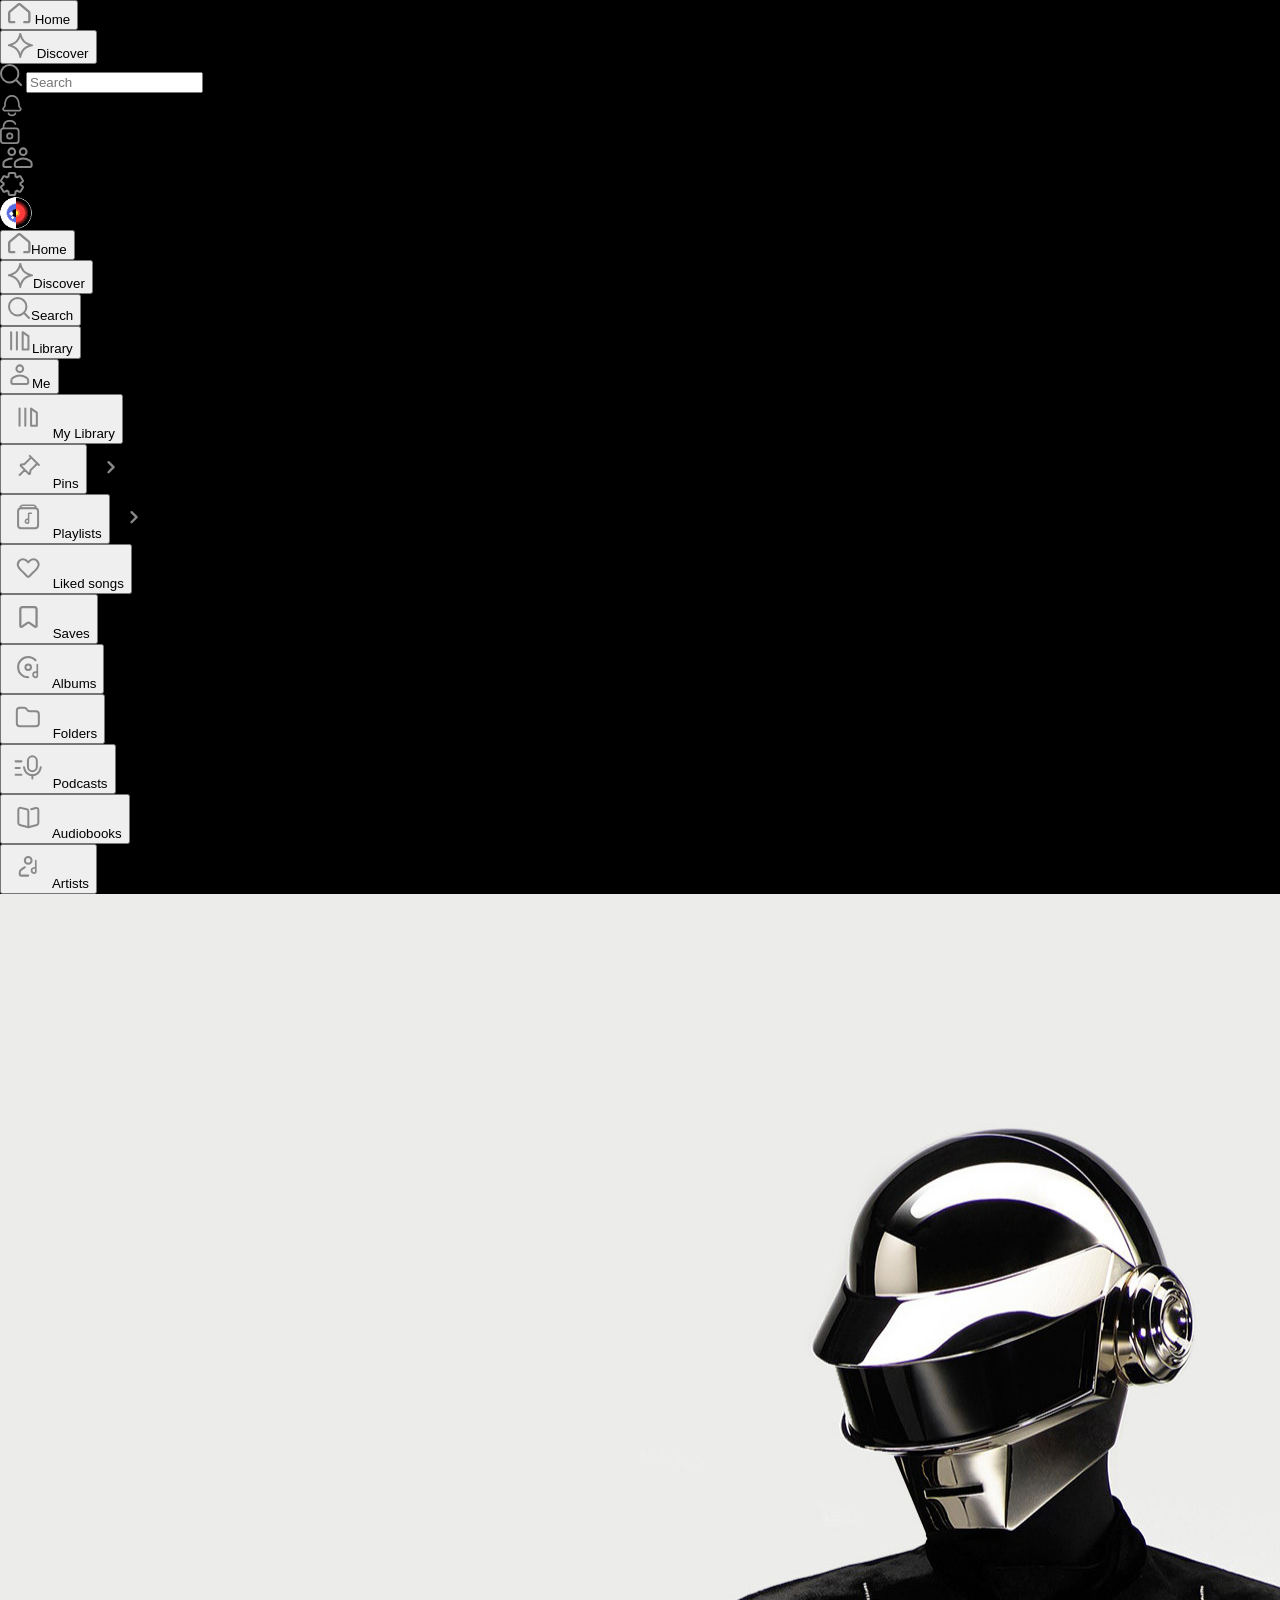
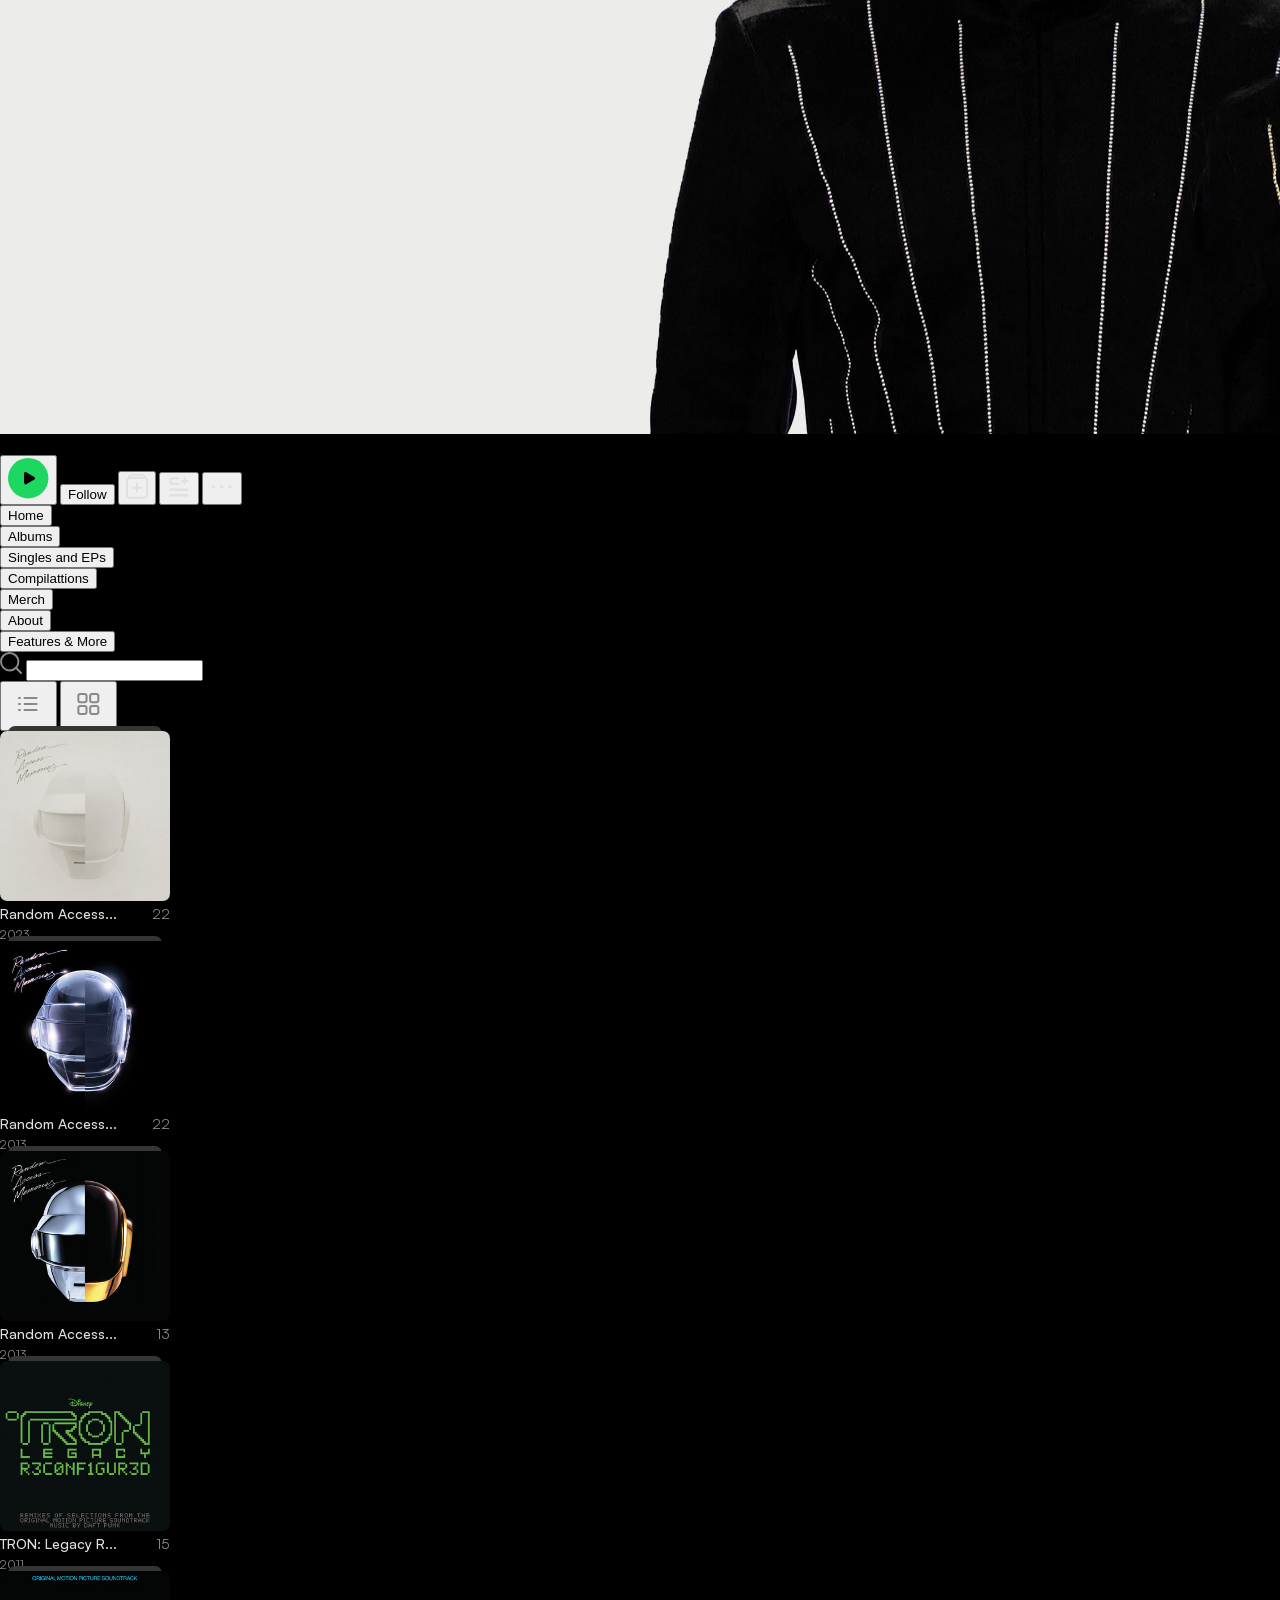
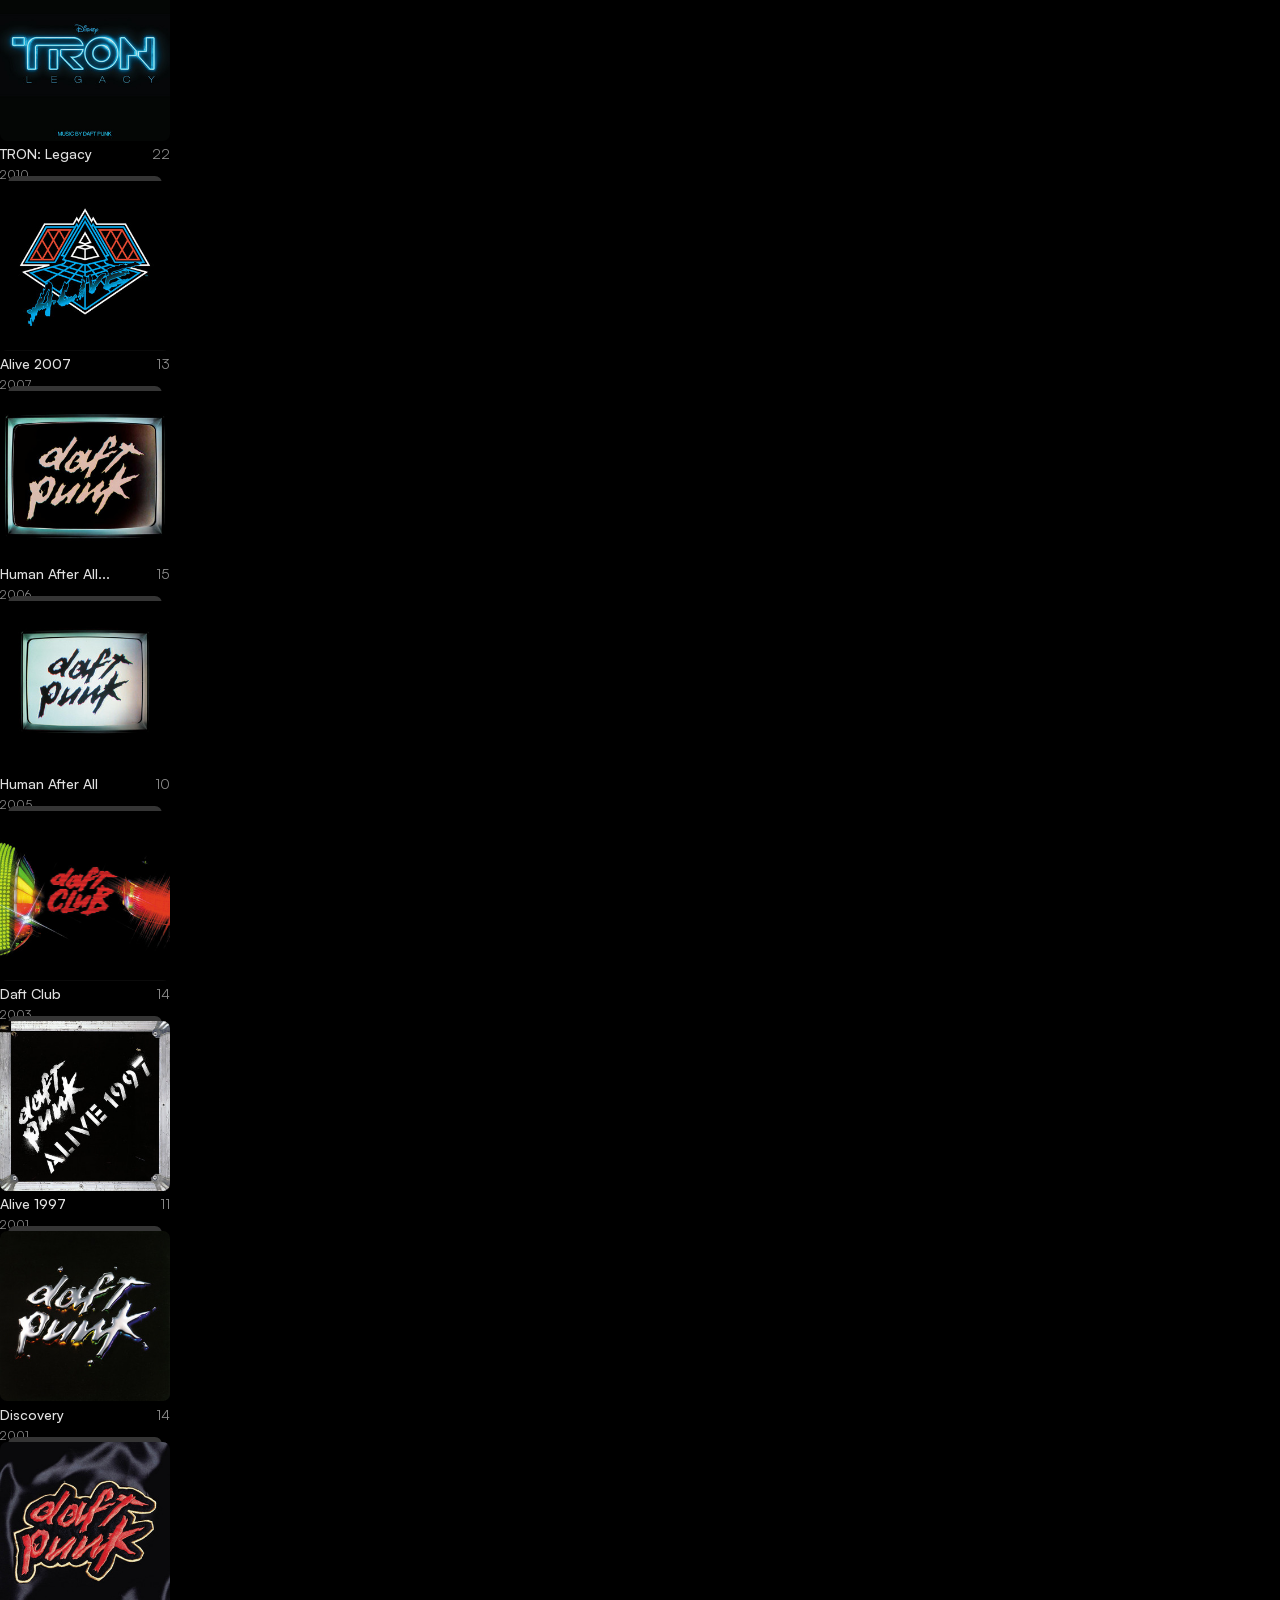
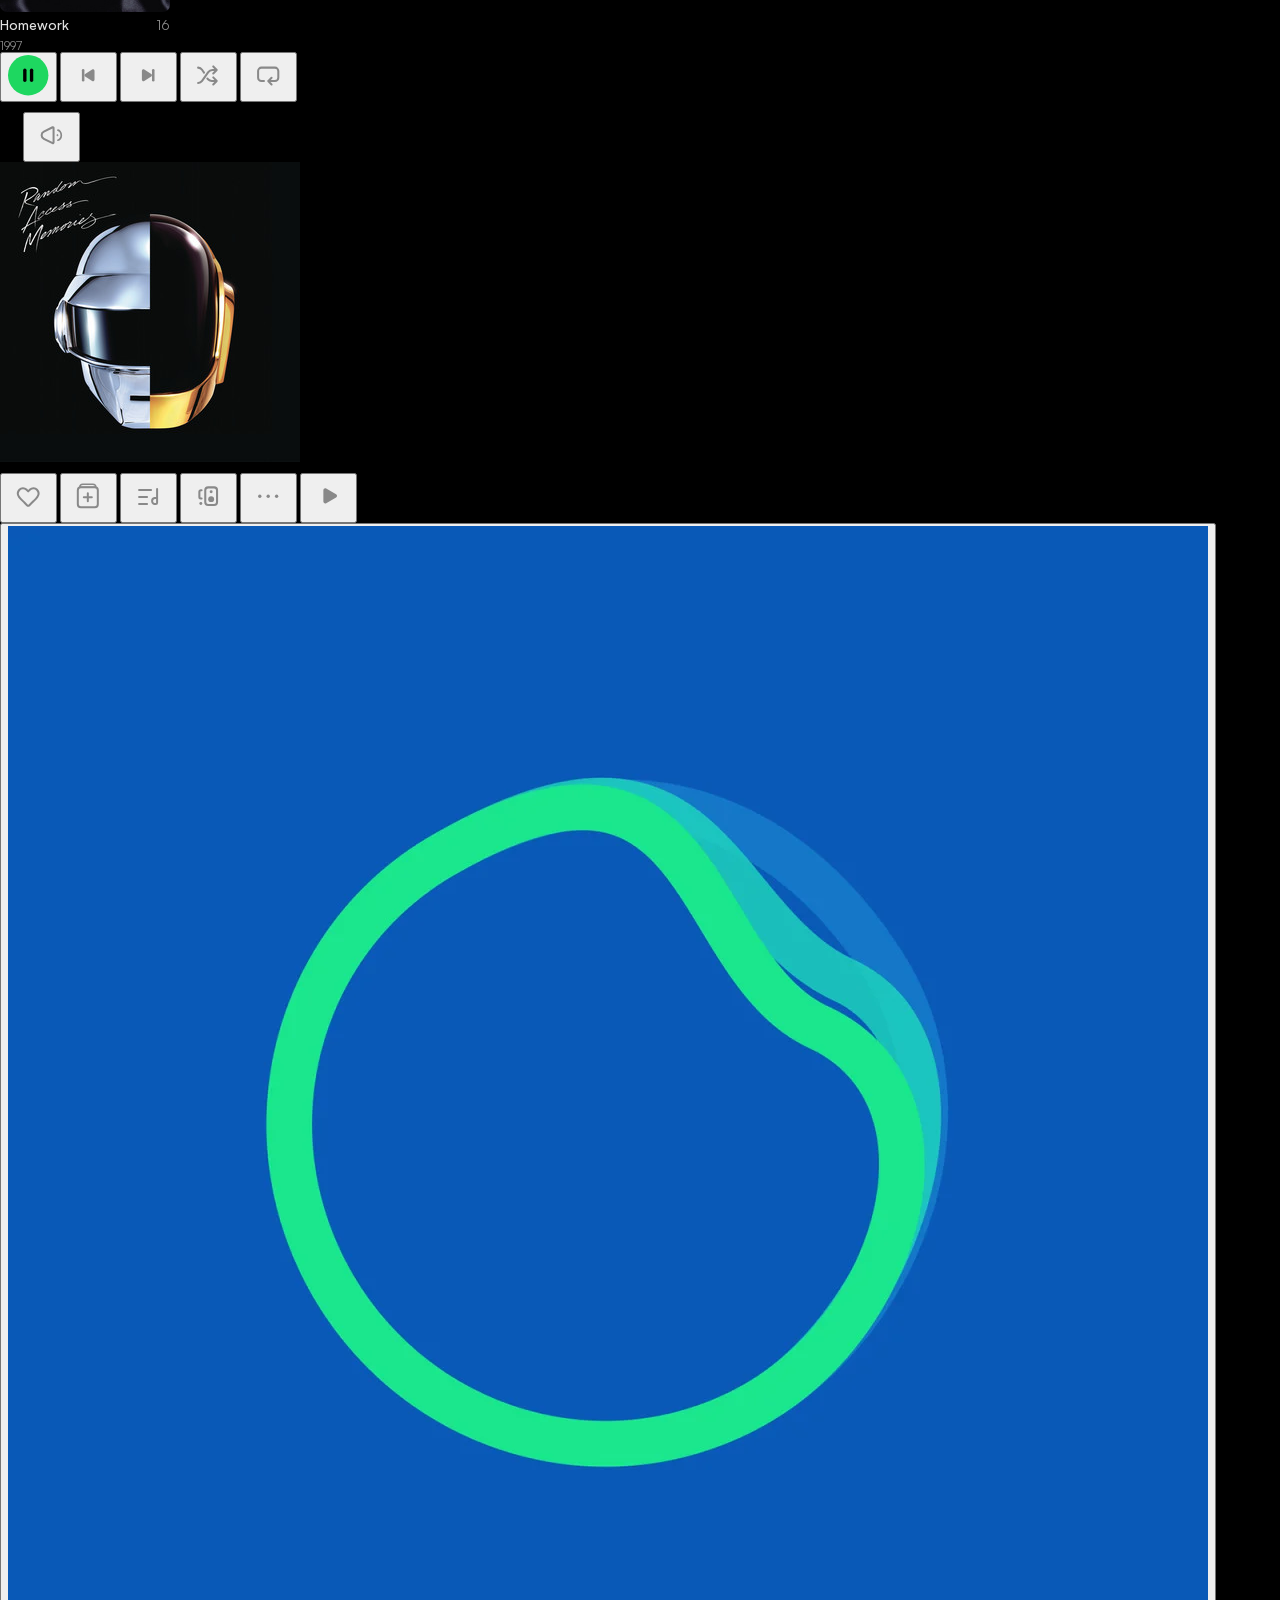
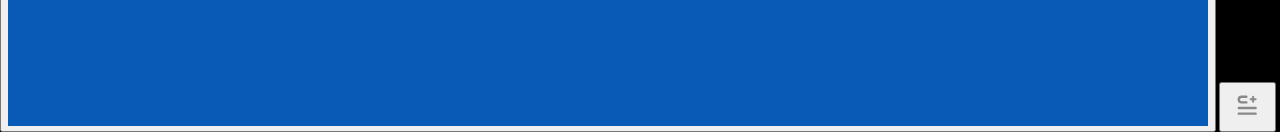
<file: artist-grid-albums.html>
<!DOCTYPE html>
<html lang="en">
<head>
    <meta charset="UTF-8">
    <meta name="viewport" content="width=device-width, initial-scale=1.0">
    <title>Document</title>
    <link rel="stylesheet" href="./assets/fonts/fonts.css">
    <link rel="stylesheet" href="css/style.css">
</head>
<body>

        <!-- Koki -->
    <!-- desctop header -->

     <header class="header-desctop">

            
        
            
            <!-- header nav buttons and search input -->
            
            <div class="header-nav">
                <ul>
                    <li class="active">
                        <button>
                            <span class="icon">
                                <img src="./assets/images/Icons-large/house no hover.svg" alt="house">
                            </span>
                            <span class="item-label">Home</span>
                        </button>
                    </li>

                    <li>
                        <button>
                            <span class="icon">
                                <img src="./assets/images/Icons-large/star discover.svg" alt="discover">
                            </span>
                            <span class="item-label">Discover</span>
                        </button>
                    </li>
                </ul>
                
                
            
                <div class="search-container">
                <img src="./assets/images/Icons-large/magnifing glass.svg" alt="magnifing glass">
                <input type="search" placeholder="Search">
                </div>
            
            </div>



            <div class="header-action-icons">
                <ul>
                    <li><img src="./assets/images/Icons-large/bell.svg" alt="notification"></li>
                    <li><img src="./assets/images/Icons-large/lock.svg" alt="lock"></li>
                    <li><img src="./assets/images/Icons-large/group.svg" alt="group"></li>
                    <li><img src="./assets/images/Icons-large/settings.svg" alt="settings"></li>
                    <li><img src="./assets/images/Icons-large/profile icon.svg" alt="profile icon"></li>
                </ul>
            </div>
        
        </header>


    


     <!-- mobile header -->
     <header class="header-mobile">
         <div class="header-nav">
                <ul>
                    <li><button><img src="./assets/images/Icons-small/house-mobile.svg" alt="house mobile">Home</button></li>
                    <li><button><img src="./assets/images/Icons-small/discover-mobile.svg" alt="discover mobile">Discover</button></li>
                    <li><button><img src="./assets/images/Icons-small/search-mobile.svg" alt="search mobile">Search</button></li>
                    <li><button><img src="./assets/images/Icons-small/libary-mobile.svg" alt="libary mobile">Library</button></li>
                    <li><button><img src="./assets/images/Icons-small/me-mobile.svg" alt="me mobile">Me</button></li>
                </ul>
                
                
                
                
                

            </div>
     </header>


     <!-- nutsa -->
     <!-- sidebar -->
     <aside class="sidebar">
        <ul class="sidebar-content">

            <!-- My Library start -->
            <li class="sidebar-items">
                <button class="sidebar-item">
                    <img src="assets/images/Icons-large/Name=Library, Filled=No.svg" class="icon" alt="albums icon">
                    <span class="item-label">My Library</span>
                </button>
            </li>
            <!-- My Library end -->

            <li class="sidebar-items">
                <button class="sidebar-item">
                    <img src="assets/images/Icons-large/Name=Pin, Filled=No.svg" class="icon" alt="pin icon">
                    <span class="item-label">Pins</span>
                </button>
                <img src="assets/images/Icons-large/Name=Right, Filled=No.svg" class="sidebar-arrow" class="sidebar arrow">
            </li>


            <li class="sidebar-items">
                <button class="sidebar-item">
                    <img src="assets/images/Icons-large/Name=Playlist, Filled=No.svg" class="icon" alt="playlist icon">
                    <span class="item-label">Playlists</span>
                </button>
                <img src="assets/images/Icons-large/Name=Right, Filled=No.svg" class="sidebar-arrow" class="sidebar arrow">
            </li>

            <li class="sidebar-items">
                <button class="sidebar-item">
                    <img src="assets/images/Icons-large/Name=Like, Filled=No.svg" class="icon" alt="liked song icon">
                    <span class="item-label">Liked songs</span>
                </button>
            </li>

            <li class="sidebar-items">
                <button class="sidebar-item">
                    <img src="assets/images/Icons-large/Name=Save, Filled=No.svg" class="icon" alt="saved icon">
                    <span class="item-label">Saves</span>
                </button>
            </li>

            <li class="sidebar-items">
                <button class="sidebar-item">
                    <img src="assets/images/Icons-large/Name=Album, Filled=No.svg" class="icon" alt="albums icon">
                    <span class="item-label">Albums</span>
                </button>
            </li>

            <li class="sidebar-items">
                <button class="sidebar-item">
                    <img src="assets/images/Icons-large/Name=Folder, Filled=No.svg" class="icon" alt="Folders icon">
                    <span class="item-label">Folders</span>
                </button>
            </li>

            <li class="sidebar-items">
                <button class="sidebar-item">
                    <img src="assets/images/Icons-large/Name=Podcast, Filled=No.svg" class="icon" alt="podcasts icon">
                    <span class="item-label">Podcasts</span>
                </button>
            </li>

            <li class="sidebar-items">
                <button class="sidebar-item">
                    <img src="assets/images/Icons-large/Name=Audiobook, Filled=No.svg" class="icon" alt="audiobooks icon">
                    <span class="item-label">Audiobooks</span>
                </button>
            </li>

            <li class="sidebar-items">
                <button class="sidebar-item">
                    <img src="assets/images/Icons-large/Name=Artist, Filled=No.svg" class="icon" alt="artists icon">
                    <span class="item-label">Artists</span>
                </button>
            </li>
        </ul>
     </aside>


    <!-- Main section -->
     <main class="artist-page">

        <!-- Home section -->

        
        <!-- Artist Images Header -->
        <section class="artist-image-header">
                <div class="gradient"></div>
                <img src="./assets/images/Artist-Page/daft punk header image.png" alt="daft punk wallpaper">
                <div class="artist-header-content">
                    <div class="artist-header-text">
                        <h1>Daft Punk</h1>
                        <p>20,795,080 monthly listeners</p>
                    </div>

                    <div class="artist-header-icons">
                        <button><img src="./assets/images/Icons-large/play-icon.svg" alt="play icon" class="play-button"></button>
                        <button class="header-follow">Follow</button>
                        <button><img src="./assets/images/Icons-large/addtolist.svg" alt="add to list" class="add-to-list"></button>
                        <button><img src="./assets/images/Icons-large/cplus-list.svg" alt="c plus list" class="cplus-list"></button>
                        <button><img src="./assets/images/Icons-large/white tripple-dots.svg" alt="white tripple dots" class="header-tripple-dots"></button>
                    </div>
                </div>
                
        </section>


        <!-- Artist Page Navigation -->
        <nav class="artist-navbar">
            <ul class="artist-navbar-list">
                <li><a href=""><button>Home</button></a></li>
                <li class="marked-artist-button"><a href=""><button>Albums</button></a></li>
                <li><a href=""><button>Singles and EPs</button></a></li>
                <li><a href=""><button>Compilattions</button></a></li>
                <li><a href=""><button>Merch</button></a></li>
                <li><a href=""><button>About</button></a></li>
                <li><a href=""><button>Features & More</button></a></li>
            </ul>
            <div class="search-container">
                <img src="./assets/images/Icons-large/magnifing glass.svg" alt="magnifing glass">
                <input type="search">
            </div>

            <div class="list-n-grid">
                <button class="sort-bar__btn sort-bar__btn--active"><img src="./assets/images/Icons-large/Name=List, Filled=No.svg" alt="View as list"></button>
                <button class="sort-bar__btn"><img src="./assets/images/Icons-large/Name=Grid, Filled=No.svg" alt="View as thumbnails"></button>
            </div>
            
        </nav>


        <!-- Main Content -->
        <section class="daft-punk-album-grid">
            

                <!-- Search Card Pin double layered -->

                <div class="search-card-pin-doublelayer-container rawhite">
                <div class="pin-doublelayer-card-image-container">
                <img src="./assets/images/Artist-Page/albums/random access white.png" alt="random access" class="pin-image">
                <div class="pin-card-layer1"></div>
                
                </div>
                <div class="doublelayer-pin-card-text">
                    <div class="doublelayer-pin-card-text-header">
                        <h3>Random Access...</h3>
                        <span>22</span>
                    </div>
                    <p>2023</p>
                </div>   
                </div>





                 <!-- Search Card Pin double layered -->

                <div class="search-card-pin-doublelayer-container rabw">
                <div class="pin-doublelayer-card-image-container">
                <img src="./assets/images/Artist-Page/albums/random access black and white.png" alt="random access delux" class="pin-image">
                <div class="pin-card-layer1"></div>
                
                </div>
                <div class="doublelayer-pin-card-text">
                    <div class="doublelayer-pin-card-text-header">
                        <h3>Random Access...</h3>
                        <span>22</span>
                    </div>
                    <p>2013</p>
                </div>   
                </div>




                  <!-- Search Card Pin double layered -->

                <div class="search-card-pin-doublelayer-container ra">
                <div class="pin-doublelayer-card-image-container">
                <img src="./assets/images/Artist-Page/albums/random access.png" alt="random access " class="pin-image">
                <div class="pin-card-layer1"></div>
                
                </div>
                <div class="doublelayer-pin-card-text">
                    <div class="doublelayer-pin-card-text-header">
                        <h3>Random Access...</h3>
                        <span>13</span>
                    </div>
                    <p>2013</p>
                </div>   
                </div>





                 <!-- Search Card Pin double layered -->

                <div class="search-card-pin-doublelayer-container trongreen">
                <div class="pin-doublelayer-card-image-container">
                <img src="./assets/images/Artist-Page/albums/tron green.png" alt="Tron Green Reconfigured" class="pin-image">
                <div class="pin-card-layer1"></div>
                
                </div>
                <div class="doublelayer-pin-card-text">
                    <div class="doublelayer-pin-card-text-header">
                        <h3>TRON: Legacy R...</h3>
                        <span>15</span>
                    </div>
                    <p>2011</p>
                </div>   
                </div>
                



                 <!-- Search Card Pin double layered -->

                <div class="search-card-pin-doublelayer-container tron">
                <div class="pin-doublelayer-card-image-container">
                <img src="./assets/images/Artist-Page/albums/tron.png" alt="tron legacy" class="pin-image">
                <div class="pin-card-layer1"></div>
                
                </div>
                <div class="doublelayer-pin-card-text">
                    <div class="doublelayer-pin-card-text-header">
                        <h3>TRON: Legacy</h3>
                        <span>22</span>
                    </div>
                    <p>2010</p>
                </div>   
                </div>



                <!-- Search Card Pin double layered -->

                <div class="search-card-pin-doublelayer-container alive">
                <div class="pin-doublelayer-card-image-container">
                <img src="./assets/images/Artist-Page/albums/alive.png" alt="alive" class="pin-image">
                <div class="pin-card-layer1"></div>
                
                </div>
                <div class="doublelayer-pin-card-text">
                    <div class="doublelayer-pin-card-text-header">
                        <h3>Alive 2007</h3>
                        <span>13</span>
                    </div>
                    <p>2007</p>
                </div>   
                </div>





                <!-- Search Card Pin double layered -->

                <div class="search-card-pin-doublelayer-container humanblack">
                <div class="pin-doublelayer-card-image-container">
                <img src="./assets/images/Artist-Page/albums/human after all black.png" alt="human after all Remixes" class="pin-image">
                <div class="pin-card-layer1"></div>
                
                </div>
                <div class="doublelayer-pin-card-text">
                    <div class="doublelayer-pin-card-text-header">
                        <h3>Human After All...</h3>
                        <span>15</span>
                    </div>
                    <p>2006</p>
                </div>   
                </div>




                  <!-- Search Card Pin double layered -->

                <div class="search-card-pin-doublelayer-container human">
                <div class="pin-doublelayer-card-image-container">
                <img src="./assets/images/Artist-Page/albums/human after all.png" alt="human after all" class="pin-image">
                <div class="pin-card-layer1"></div>
                
                </div>
                <div class="doublelayer-pin-card-text">
                    <div class="doublelayer-pin-card-text-header">
                        <h3>Human After All</h3>
                        <span>10</span>
                    </div>
                    <p>2005</p>
                </div>   
                </div>




                 <!-- Search Card Pin double layered -->

                <div class="search-card-pin-doublelayer-container club">
                <div class="pin-doublelayer-card-image-container">
                <img src="./assets/images/Artist-Page/albums/daft club.png" alt="daft club" class="pin-image">
                <div class="pin-card-layer1"></div>
                
                </div>
                <div class="doublelayer-pin-card-text">
                    <div class="doublelayer-pin-card-text-header">
                        <h3>Daft Club</h3>
                        <span>14</span>
                    </div>
                    <p>2003</p>
                </div>   
                </div>



                 <!-- Search Card Pin double layered -->

                <div class="search-card-pin-doublelayer-container alive1997">
                <div class="pin-doublelayer-card-image-container">
                <img src="./assets/images/Artist-Page/albums/alive 1997.png" alt="alive 1997" class="pin-image">
                <div class="pin-card-layer1"></div>
                
                </div>
                <div class="doublelayer-pin-card-text">
                    <div class="doublelayer-pin-card-text-header">
                        <h3>Alive 1997</h3>
                        <span>11</span>
                    </div>
                    <p>2001</p>
                </div>   
                </div>





                  <!-- Search Card Pin double layered -->

                <div class="search-card-pin-doublelayer-container discov">
                <div class="pin-doublelayer-card-image-container">
                <img src="./assets/images/Artist-Page/albums/discovery.png" alt="discovery" class="pin-image">
                <div class="pin-card-layer1"></div>
                
                </div>
                <div class="doublelayer-pin-card-text">
                    <div class="doublelayer-pin-card-text-header">
                        <h3>Discovery</h3>
                        <span>14</span>
                    </div>
                    <p>2001</p>
                </div>   
                </div>





                
                  <!-- Search Card Pin double layered -->

                <div class="search-card-pin-doublelayer-container homework">
                <div class="pin-doublelayer-card-image-container">
                <img src="./assets/images/Artist-Page/albums/homework.png" alt="homework" class="pin-image">
                <div class="pin-card-layer1"></div>
                
                </div>
                <div class="doublelayer-pin-card-text">
                    <div class="doublelayer-pin-card-text-header">
                        <h3>Homework</h3>
                        <span>16</span>
                    </div>
                    <p>1997</p>
                </div>   
                </div>

        </section>

       


     </main>
     
        <!-- davit -->

     <!-- <Player> -->
    
        <div class="control-bar">

    <!-- Progress bar (mobile) - START -->
    <div class="progress-bar progress-bar--mobile">
        <div class="progress-bar__fill"></div>
    </div>
    <!-- Progress bar (mobile) - END -->

    <div class="control-left">

        <div class="player">
            <button class="player__pause"><img src="./assets/images/Icons-large/Name=Pause, Filled=No.svg" alt="Pause"></button>
            <button class="player__btn"><img src="./assets/images/Icons-large/Name=Prev, Filled=No.svg" alt="Previous"></button>
            <button class="player__btn"><img src="./assets/images/Icons-large/Name=Next, Filled=No.svg" alt="Next"></button>
            <button class="player__btn"><img src="./assets/images/Icons-large/Name=Shuffle, Filled=No.svg" alt="Shuffle"></button>
            <button class="player__btn"><img src="./assets/images/Icons-large/Name=Loop, Filled=No.svg" alt="Loop"></button>
        </div>

    </div>

    <div class="track-meta">

        <div class="player__progress">
            <time class="track-time">2:23</time>
            <div class="progress-bar">
                <div class="progress-bar__fill"></div>
            </div>
            <time class="track-time">4:45</time>
            <button class="player__btn"><img src="./assets/images/Icons-large/Name=Volume, Filled=No.svg" alt="Volume"></button>
        </div>

            <img class="track-picture" src="./assets/images/Artists/daft_punk.png" alt="Daft Punk">
            <div class="track-info">
                <span class="track-info-title">Get Lucky</span>
                <span class="track-info-singer">Daft Punk</span>
                <span class="track-info-album">Random Access Memories</span>
            </div>
    </div>

    <div class="control-right">

        <div class="global">
            <button class="player__btn"><img src="./assets/images/Icons-large/Name=Like, Filled=No.svg" alt="Like"></button>
            <button class="player__btn add-btn"><img src="./assets/images/Icons-large/Name=Add to Playlist, Filled=No.svg" alt="Add to Playlist"></button>
            <button class="player__btn"><img src="./assets/images/Icons-large/Name=Lyrics, Filled=No.svg" alt="Lyrics"></button>
            <button class="player__btn"><img src="./assets/images/Icons-large/Name=Device, Filled=No.svg" alt="Device"></button>
            <button class="player__btn"><img src="./assets/images/Icons-large/Name=More, Filled=No.svg" alt="More"></button>
            <button class="responsive-play-btn"><img src="./assets/images/Icons-large/Name=Play Simple, Filled=No.svg" alt="Play"></button>
        </div>

        <div class="additions">
            <button class="player__ai"><img src="./assets/images/Icons-large/ai.png" alt="AI"></button>
            <button class="player__btn"><img src="./assets/images/Icons-large/Name=Add to Queue, Filled=No.svg" alt="Queue"></button>
        </div>

    </div>

</div>
<!-- </player> -->



</body>
</html>
</file>
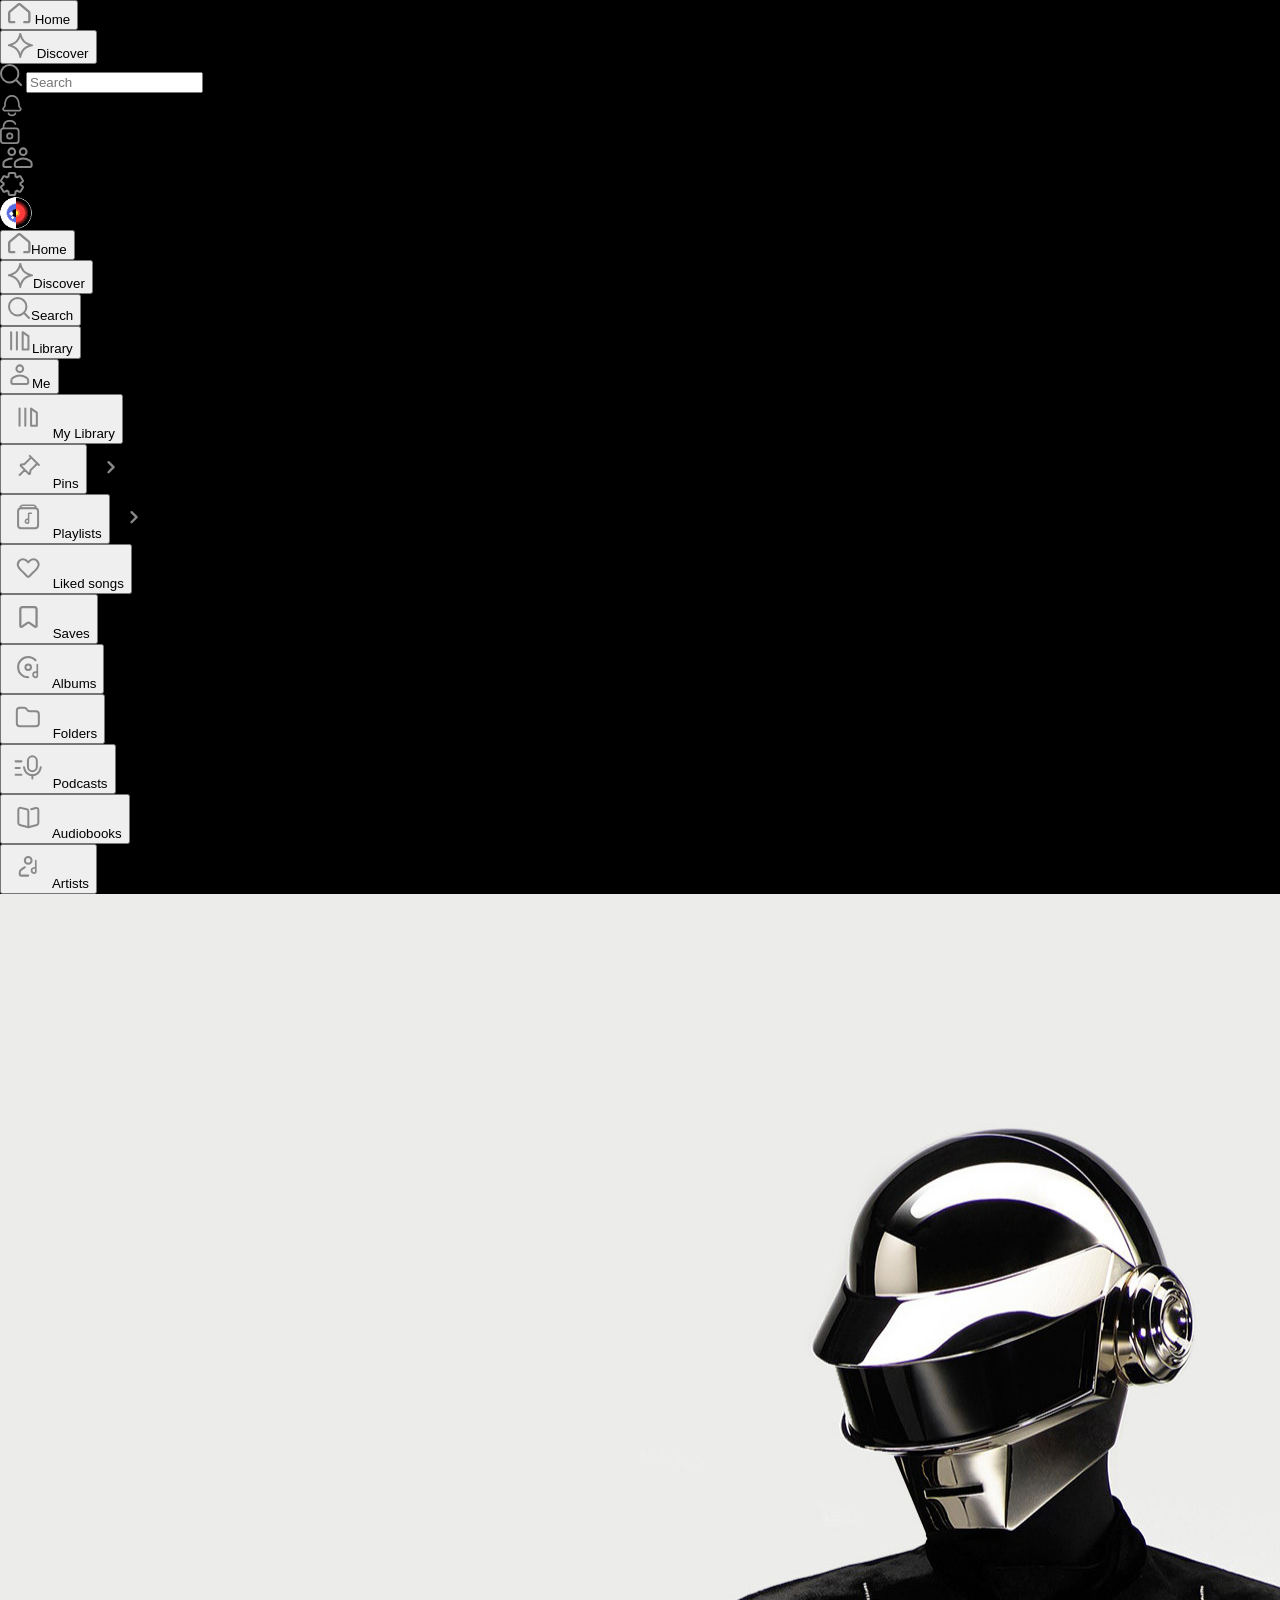
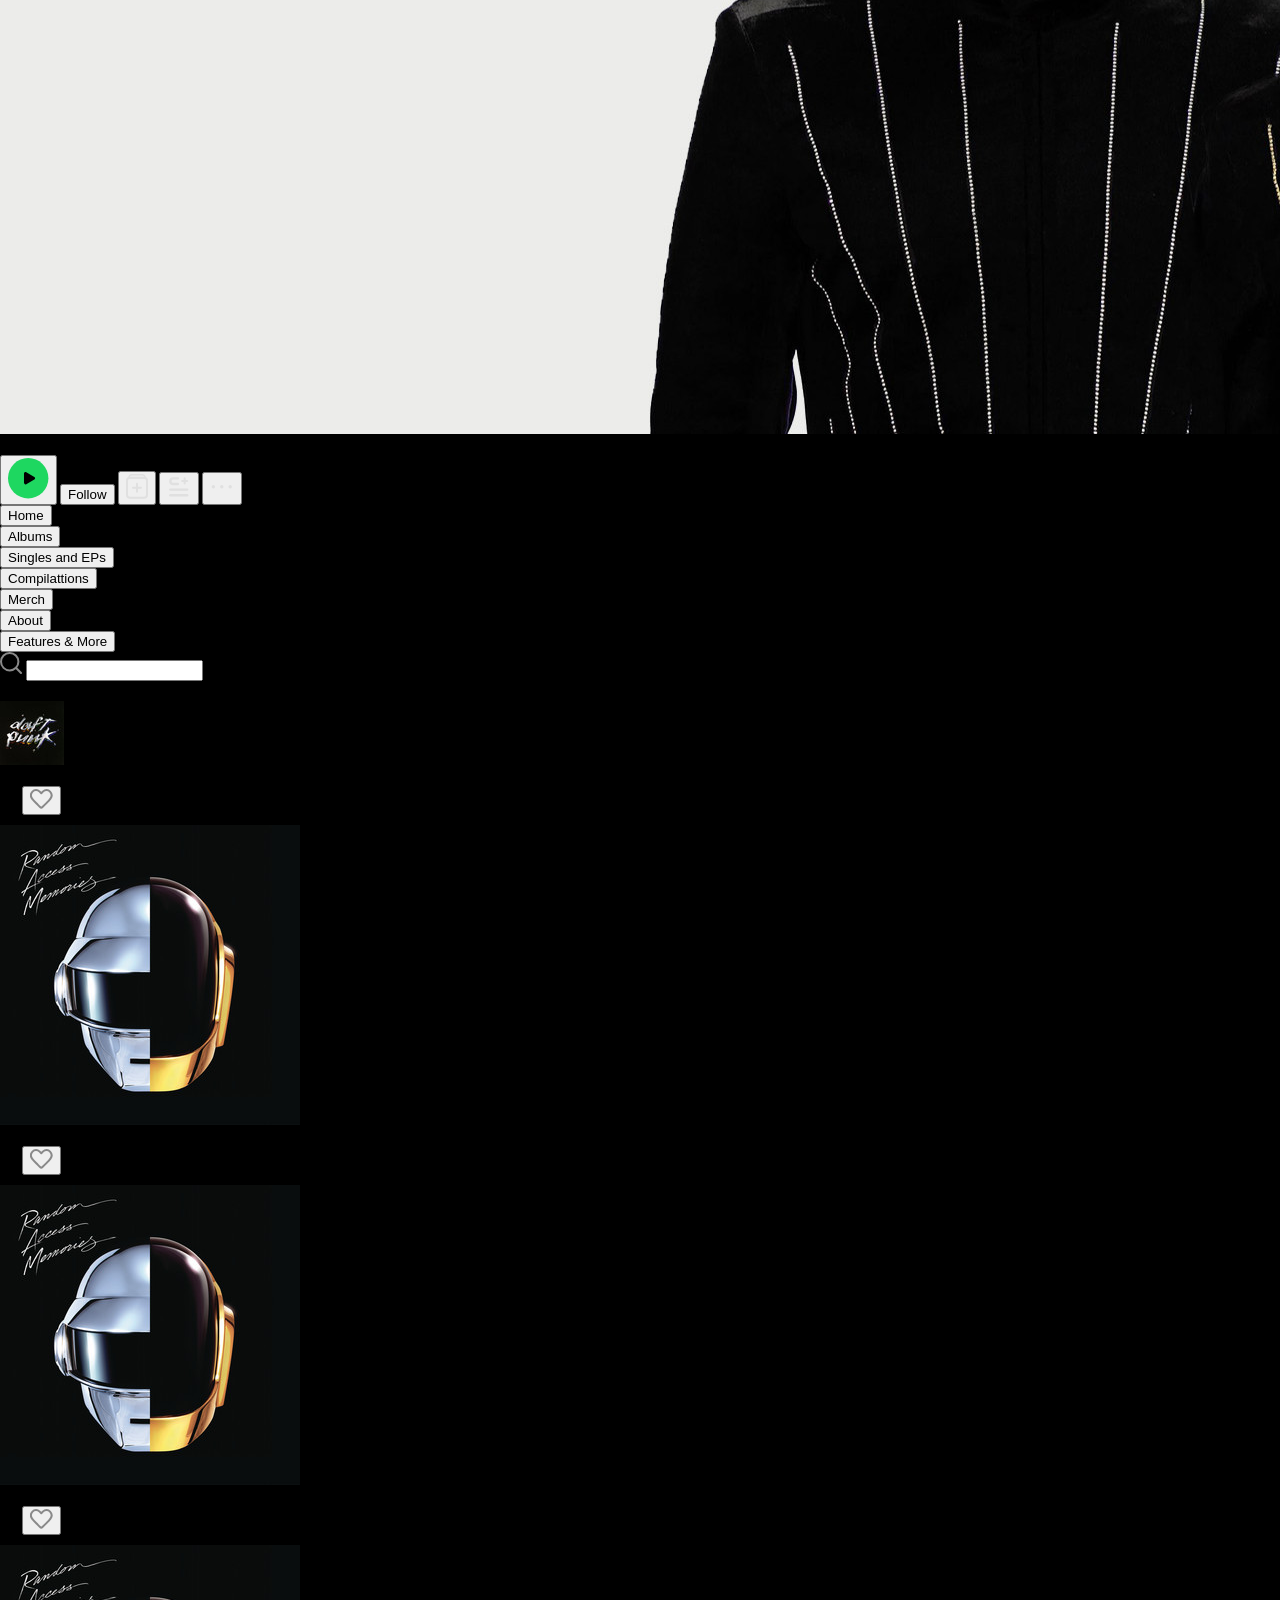
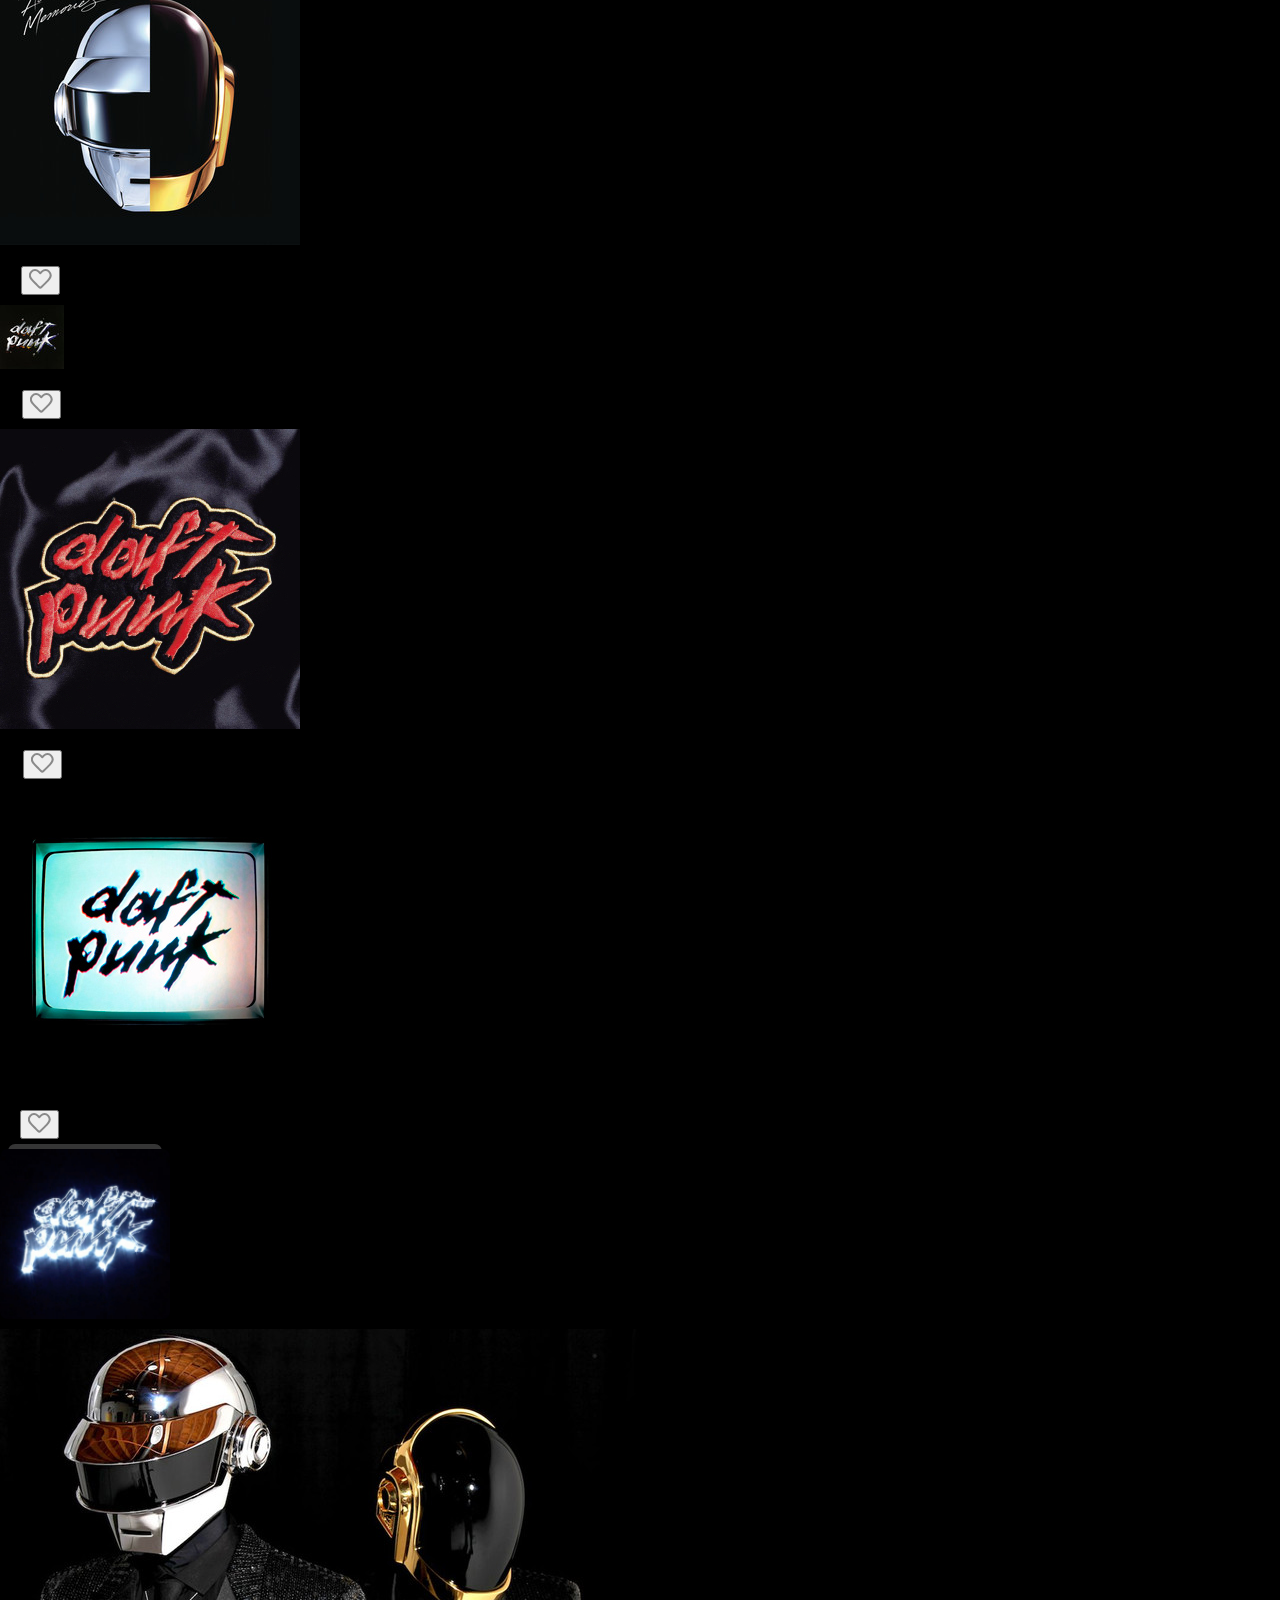
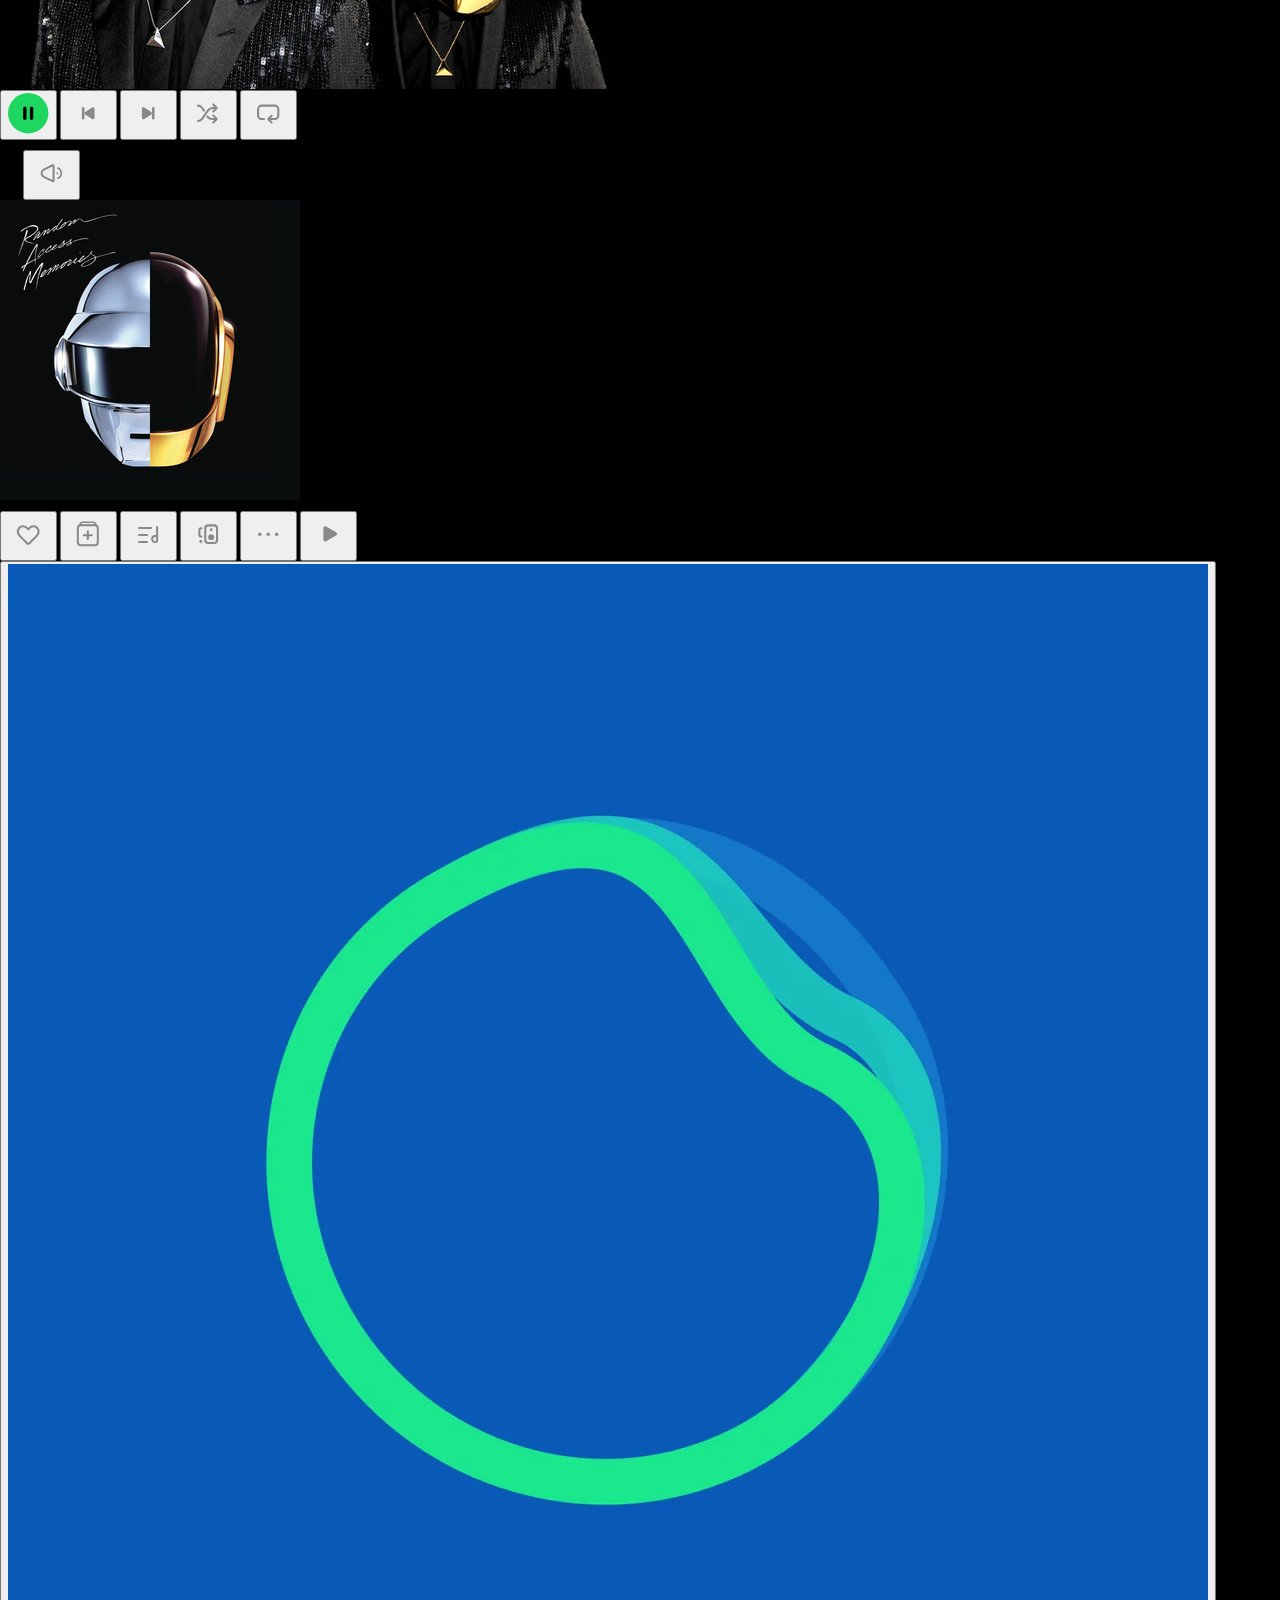
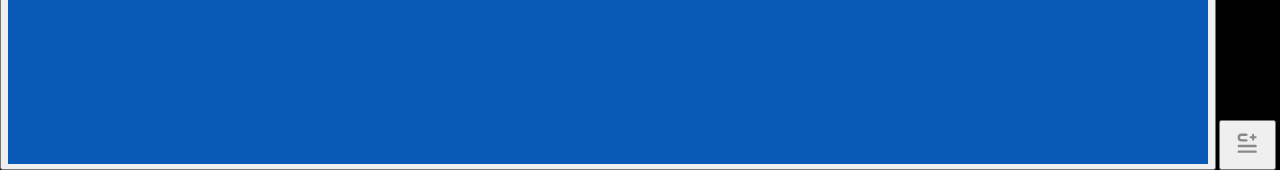
<file: artist-homepage.html>
<!DOCTYPE html>
<html lang="en">
<head>
    <meta charset="UTF-8">
    <meta name="viewport" content="width=device-width, initial-scale=1.0">
    <title>Document</title>
    <link rel="stylesheet" href="./assets/fonts/fonts.css">
    <link rel="stylesheet" href="css/style.css">
</head>
<body>

        <!-- Koki -->
    <!-- desctop header -->

     <header class="header-desctop">

            
        
            
            <!-- header nav buttons and search input -->
            
            <div class="header-nav">
                <ul>
                    <li class="active">
                        <button>
                            <span class="icon">
                                <img src="./assets/images/Icons-large/house no hover.svg" alt="house">
                            </span>
                            <span class="item-label">Home</span>
                        </button>
                    </li>

                    <li>
                        <button>
                            <span class="icon">
                                <img src="./assets/images/Icons-large/star discover.svg" alt="discover">
                            </span>
                            <span class="item-label">Discover</span>
                        </button>
                    </li>
                </ul>
                
                
            
                <div class="search-container">
                <img src="./assets/images/Icons-large/magnifing glass.svg" alt="magnifing glass">
                <input type="search" placeholder="Search">
                </div>
            
            </div>



            <div class="header-action-icons">
                <ul>
                    <li><img src="./assets/images/Icons-large/bell.svg" alt="notification"></li>
                    <li><img src="./assets/images/Icons-large/lock.svg" alt="lock"></li>
                    <li><img src="./assets/images/Icons-large/group.svg" alt="group"></li>
                    <li><img src="./assets/images/Icons-large/settings.svg" alt="settings"></li>
                    <li><img src="./assets/images/Icons-large/profile icon.svg" alt="profile icon"></li>
                </ul>
            </div>
        
        </header>


    


     <!-- mobile header -->
     <header class="header-mobile">
         <div class="header-nav">
                <ul>
                    <li><button><img src="./assets/images/Icons-small/house-mobile.svg" alt="house mobile">Home</button></li>
                    <li><button><img src="./assets/images/Icons-small/discover-mobile.svg" alt="discover mobile">Discover</button></li>
                    <li><button><img src="./assets/images/Icons-small/search-mobile.svg" alt="search mobile">Search</button></li>
                    <li><button><img src="./assets/images/Icons-small/libary-mobile.svg" alt="libary mobile">Library</button></li>
                    <li><button><img src="./assets/images/Icons-small/me-mobile.svg" alt="me mobile">Me</button></li>
                </ul>
                
                
                
                
                

            </div>
     </header>


     <!-- nutsa -->
     <!-- sidebar -->
     <aside class="sidebar">
        <ul class="sidebar-content">

            <!-- My Library start -->
            <li class="sidebar-items">
                <button class="sidebar-item">
                    <img src="assets/images/Icons-large/Name=Library, Filled=No.svg" class="icon" alt="albums icon">
                    <span class="item-label">My Library</span>
                </button>
            </li>
            <!-- My Library end -->

            <li class="sidebar-items">
                <button class="sidebar-item">
                    <img src="assets/images/Icons-large/Name=Pin, Filled=No.svg" class="icon" alt="pin icon">
                    <span class="item-label">Pins</span>
                </button>
                <img src="assets/images/Icons-large/Name=Right, Filled=No.svg" class="sidebar-arrow" class="sidebar arrow">
            </li>


            <li class="sidebar-items">
                <button class="sidebar-item">
                    <img src="assets/images/Icons-large/Name=Playlist, Filled=No.svg" class="icon" alt="playlist icon">
                    <span class="item-label">Playlists</span>
                </button>
                <img src="assets/images/Icons-large/Name=Right, Filled=No.svg" class="sidebar-arrow" class="sidebar arrow">
            </li>

            <li class="sidebar-items">
                <button class="sidebar-item">
                    <img src="assets/images/Icons-large/Name=Like, Filled=No.svg" class="icon" alt="liked song icon">
                    <span class="item-label">Liked songs</span>
                </button>
            </li>

            <li class="sidebar-items">
                <button class="sidebar-item">
                    <img src="assets/images/Icons-large/Name=Save, Filled=No.svg" class="icon" alt="saved icon">
                    <span class="item-label">Saves</span>
                </button>
            </li>

            <li class="sidebar-items">
                <button class="sidebar-item">
                    <img src="assets/images/Icons-large/Name=Album, Filled=No.svg" class="icon" alt="albums icon">
                    <span class="item-label">Albums</span>
                </button>
            </li>

            <li class="sidebar-items">
                <button class="sidebar-item">
                    <img src="assets/images/Icons-large/Name=Folder, Filled=No.svg" class="icon" alt="Folders icon">
                    <span class="item-label">Folders</span>
                </button>
            </li>

            <li class="sidebar-items">
                <button class="sidebar-item">
                    <img src="assets/images/Icons-large/Name=Podcast, Filled=No.svg" class="icon" alt="podcasts icon">
                    <span class="item-label">Podcasts</span>
                </button>
            </li>

            <li class="sidebar-items">
                <button class="sidebar-item">
                    <img src="assets/images/Icons-large/Name=Audiobook, Filled=No.svg" class="icon" alt="audiobooks icon">
                    <span class="item-label">Audiobooks</span>
                </button>
            </li>

            <li class="sidebar-items">
                <button class="sidebar-item">
                    <img src="assets/images/Icons-large/Name=Artist, Filled=No.svg" class="icon" alt="artists icon">
                    <span class="item-label">Artists</span>
                </button>
            </li>
        </ul>
     </aside>


    <!-- Main section -->
     <main class="artist-page">

        <!-- Home section -->

        
        <!-- Artist Images Header -->
        <section class="artist-image-header">
                <div class="gradient"></div>
                <img src="./assets/images/Artist-Page/daft punk header image.png" alt="daft punk wallpaper">
                <div class="artist-header-content">
                    <div class="artist-header-text">
                        <h1>Daft Punk</h1>
                        <p>20,795,080 monthly listeners</p>
                    </div>

                    <div class="artist-header-icons">
                        <button><img src="./assets/images/Icons-large/play-icon.svg" alt="play icon" class="play-button"></button>
                        <button class="header-follow">Follow</button>
                        <button><img src="./assets/images/Icons-large/addtolist.svg" alt="addtolist" class="add-to-list"></button>
                        <button><img src="./assets/images/Icons-large/cplus-list.svg" alt="c plus list" class="cplus-list"></button>
                        <button><img src="./assets/images/Icons-large/white tripple-dots.svg" alt="tripple dots" class="header-tripple-dots"></button>
                    </div>
                </div>
                
        </section>


        <!-- Artist Page Navigation -->
        <nav class="artist-navbar">
            <ul class="artist-navbar-list">
                <li class="marked-artist-button"><a href=""><button>Home</button></a></li>
                <li><a href=""><button>Albums</button></a></li>
                <li><a href=""><button>Singles and EPs</button></a></li>
                <li><a href=""><button>Compilattions</button></a></li>
                <li><a href=""><button>Merch</button></a></li>
                <li><a href=""><button>About</button></a></li>
                <li><a href=""><button>Features & More</button></a></li>
            </ul>
            <div class="search-container">
                <img src="./assets/images/Icons-large/magnifing glass.svg" alt="magnifing glass">
                <input type="search">
                </div>
        </nav>


        <!-- Main Content -->
        <section class="artist-homepage-main-content">
             
            
            
            <!-- Most Played Songs List -->
            <section class="most-played-list">


                <h2>Your most played</h2>     
                
                
                <!-- Most Played Song -->
                <div class="most-played-song">
                    <div class="album-img-section">
                            <p>1</p>
                            <img src="./assets/images/Artists/daft_punk_2.png" alt="Get Lucky">
                            <div>
                                <h3>One More Time</h3>
                                <span>Daft Punk</span>
                            </div>
                    </div>
                    <div class="song-duration">
                        <span>5:20</span>
                        <button aria-label="Like"><img src="./assets/images/Icons-large/empty heart.svg" alt="liked"></button>
                    </div>

                </div>



                <!-- Most Played Song -->
                <div class="most-played-song">
                    <div class="album-img-section">
                            <p>2</p>
                            <img src="./assets/images/Artists/daft_punk.png" alt="Get Lucky">
                            <div>
                                <h3>Get Lucky</h3>
                                <span>Daft Punk</span>
                            </div>
                    </div>
                    <div class="song-duration">
                        <span>4:35</span>
                        <button aria-label="Like"><img src="./assets/images/Icons-large/empty heart.svg" alt="liked"></button>
                    </div>

                </div>



                <!-- Most Played Song -->
                <div class="most-played-song">
                    <div class="album-img-section">
                            <p>3</p>
                            <img src="./assets/images/Artists/daft_punk.png" alt="Get Lucky">
                            <div>
                                <h3>Give Life Back to Music</h3>
                                <span>Daft Punk</span>
                            </div>
                    </div>
                    <div class="song-duration">
                        <span>4:35</span>
                        <button aria-label="Like"><img src="./assets/images/Icons-large/empty heart.svg" alt="liked"></button>
                    </div>

                </div>





                <!-- Most Played Song -->
                <div class="most-played-song">
                    <div class="album-img-section">
                            <p>4</p>
                            <img src="./assets/images/Artists/daft_punk.png" alt="Get Lucky">
                            <div>
                                <h3>Instant Crush</h3>
                                <span>Daft Punk, Julian Casablancas</span>
                            </div>
                    </div>
                    <div class="song-duration">
                        <span>5:37</span>
                        <button aria-label="Like"><img src="./assets/images/Icons-large/empty heart.svg" alt="liked"></button>
                    </div>

                </div>
                    





                <!-- Most Played Song -->
                <div class="most-played-song">
                    <div class="album-img-section">
                            <p>5</p>
                            <img src="./assets/images/Artists/daft_punk_2.png" alt="Get Lucky">
                            <div>
                                <h3>Harder,Better,Faster,Stronger</h3>
                                <span>Daft Punk</span>
                            </div>
                    </div>
                    <div class="song-duration">
                        <span>5:30</span>
                        <button aria-label="Like"><img src="./assets/images/Icons-large/empty heart.svg" alt="liked"></button>
                    </div>

                </div>
                 
                




                 <!-- Most Played Song -->
                <div class="most-played-song">
                    <div class="album-img-section">
                            <p>6</p>
                            <img src="./assets/images/Artist-Page/Daftpunk-homework.jpg" alt="Get Lucky">
                            <div>
                                <h3>Around The World</h3>
                                <span>Daft Punk</span>
                            </div>
                    </div>
                    <div class="song-duration">
                        <span>4:02</span>
                        <button aria-label="Like"><img src="./assets/images/Icons-large/empty heart.svg" alt="liked"></button>
                    </div>

                </div>





                  <!-- Most Played Song -->
                <div class="most-played-song">
                    <div class="album-img-section">
                            <p>7</p>
                            <img src="./assets/images/Artist-Page/Humanafterall.jpg" alt="Get Lucky">
                            <div>
                                <h3>Robot Rock</h3>
                                <span>Daft Punk</span>
                            </div>
                    </div>
                    <div class="song-duration">
                        <span>3:17</span>
                        <button aria-label="Like"><img src="./assets/images/Icons-large/empty heart.svg" alt="liked"></button>
                    </div>

                </div>
                
                
            </section>


            <section class="artist-pick">
                <h2>Artist Pick</h2>

                <div class="artist-pick-card-container">
                    
                    

                    <div class="search-card-pin-doublelayer-container instrumentalblue">
                        <div class="pin-doublelayer-card-image-container">
                        <img src="./assets/images/Artist-Page/daft punk logo.jpg" alt="daft punk logo" class="pin-image">
                        <div class="pin-card-layer1"></div>
                    
                        </div>  
                    </div>

                    <h3>Listen to the Best of Daft Punk</h3>

                </div>

                <img src="./assets/images/Artist-Page/daft punk artist pick photo.png" alt="daft punk artist pick photo">
            </section>

        </section>


       


     </main>
     
        <!-- davit -->

     <!-- <Player> -->
    
        <div class="control-bar">

    <!-- Progress bar (mobile) - START -->
    <div class="progress-bar progress-bar--mobile">
        <div class="progress-bar__fill"></div>
    </div>
    <!-- Progress bar (mobile) - END -->

    <div class="control-left">

        <div class="player">
            <button class="player__pause"><img src="./assets/images/Icons-large/Name=Pause, Filled=No.svg" alt="Pause"></button>
            <button class="player__btn"><img src="./assets/images/Icons-large/Name=Prev, Filled=No.svg" alt="Previous"></button>
            <button class="player__btn"><img src="./assets/images/Icons-large/Name=Next, Filled=No.svg" alt="Next"></button>
            <button class="player__btn"><img src="./assets/images/Icons-large/Name=Shuffle, Filled=No.svg" alt="Shuffle"></button>
            <button class="player__btn"><img src="./assets/images/Icons-large/Name=Loop, Filled=No.svg" alt="Loop"></button>
        </div>

    </div>

    <div class="track-meta">

        <div class="player__progress">
            <time class="track-time">2:23</time>
            <div class="progress-bar">
                <div class="progress-bar__fill"></div>
            </div>
            <time class="track-time">4:45</time>
            <button class="player__btn"><img src="./assets/images/Icons-large/Name=Volume, Filled=No.svg" alt="Volume"></button>
        </div>

            <img class="track-picture" src="./assets/images/Artists/daft_punk.png" alt="Daft Punk">
            <div class="track-info">
                <span class="track-info-title">Get Lucky</span>
                <span class="track-info-singer">Daft Punk</span>
                <span class="track-info-album">Random Access Memories</span>
            </div>
    </div>

    <div class="control-right">

        <div class="global">
            <button class="player__btn"><img src="./assets/images/Icons-large/Name=Like, Filled=No.svg" alt="Like"></button>
            <button class="player__btn add-btn"><img src="./assets/images/Icons-large/Name=Add to Playlist, Filled=No.svg" alt="Add to Playlist"></button>
            <button class="player__btn"><img src="./assets/images/Icons-large/Name=Lyrics, Filled=No.svg" alt="Lyrics"></button>
            <button class="player__btn"><img src="./assets/images/Icons-large/Name=Device, Filled=No.svg" alt="Device"></button>
            <button class="player__btn"><img src="./assets/images/Icons-large/Name=More, Filled=No.svg" alt="More"></button>
            <button class="responsive-play-btn"><img src="./assets/images/Icons-large/Name=Play Simple, Filled=No.svg" alt="Play"></button>
        </div>

        <div class="additions">
            <button class="player__ai"><img src="./assets/images/Icons-large/ai.png" alt="AI"></button>
            <button class="player__btn"><img src="./assets/images/Icons-large/Name=Add to Queue, Filled=No.svg" alt="Queue"></button>
        </div>

    </div>

</div>
<!-- </player> -->



</body>
</html>
</file>
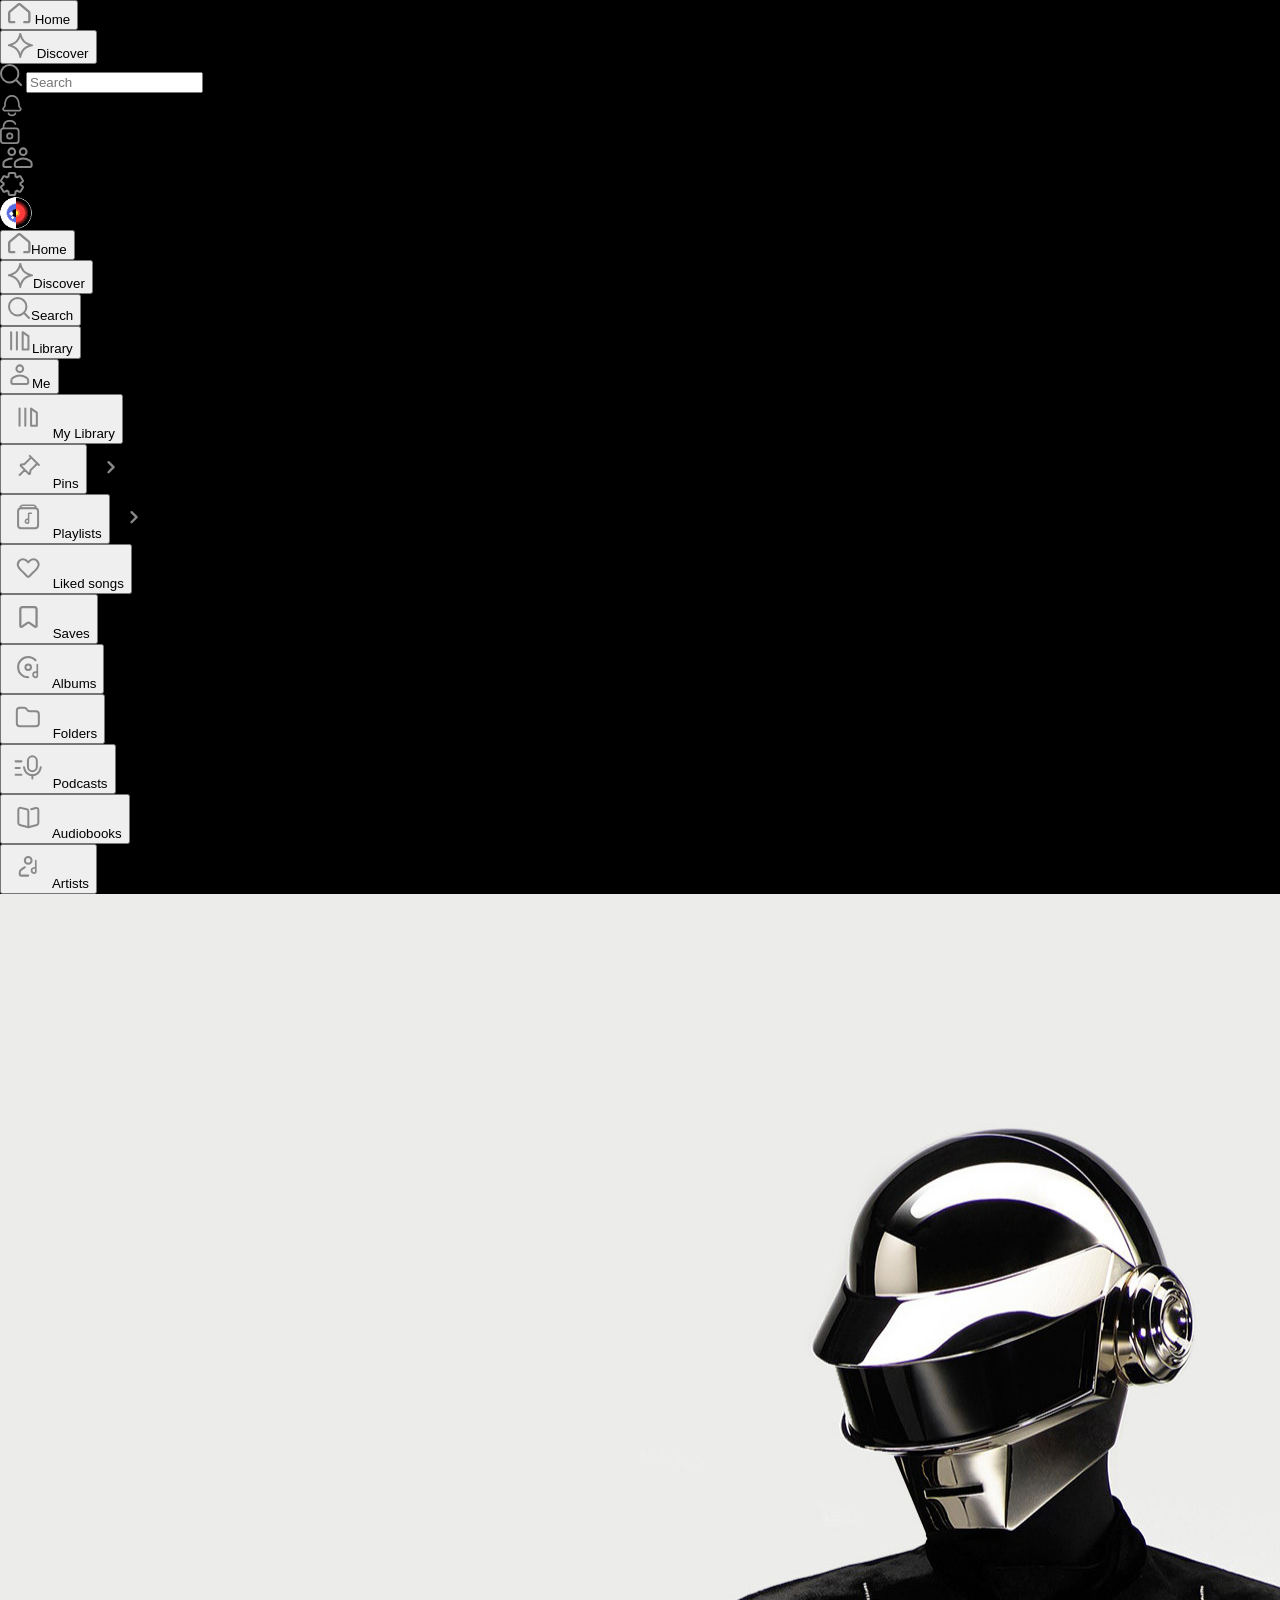
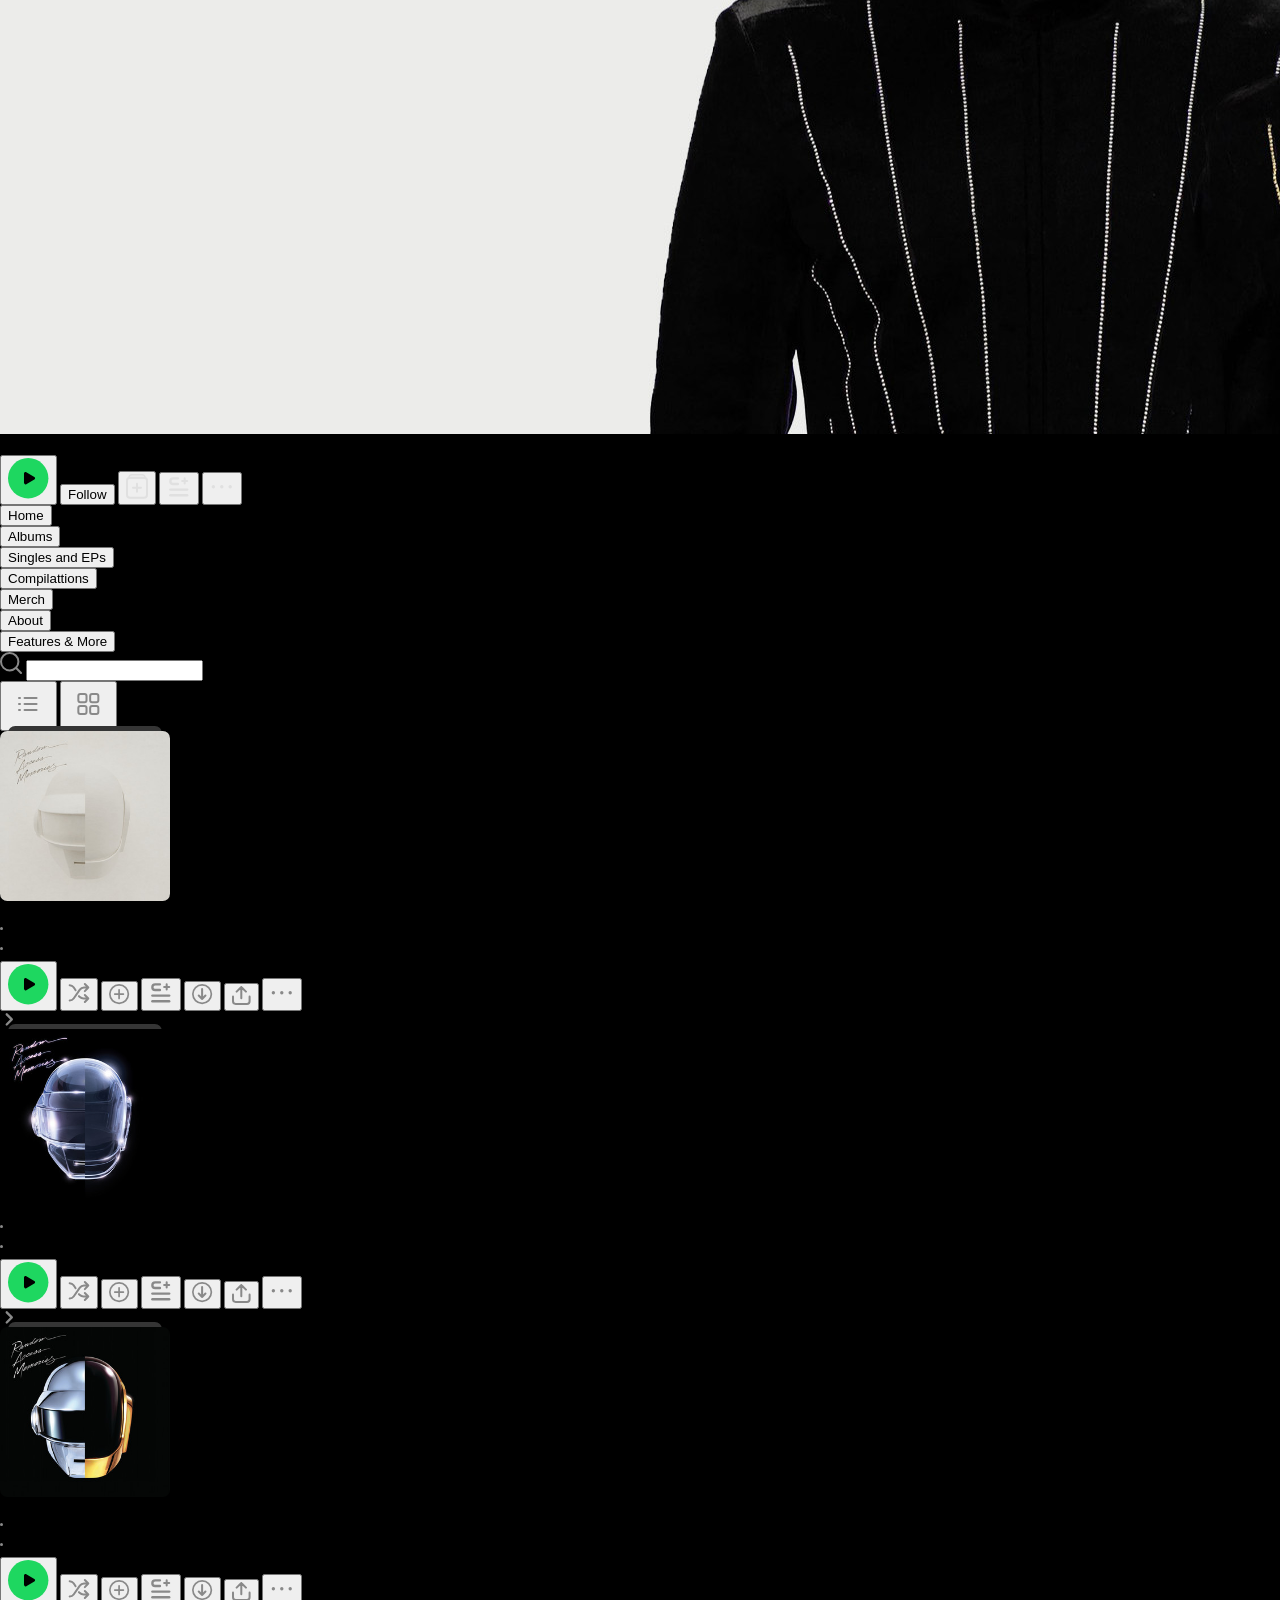
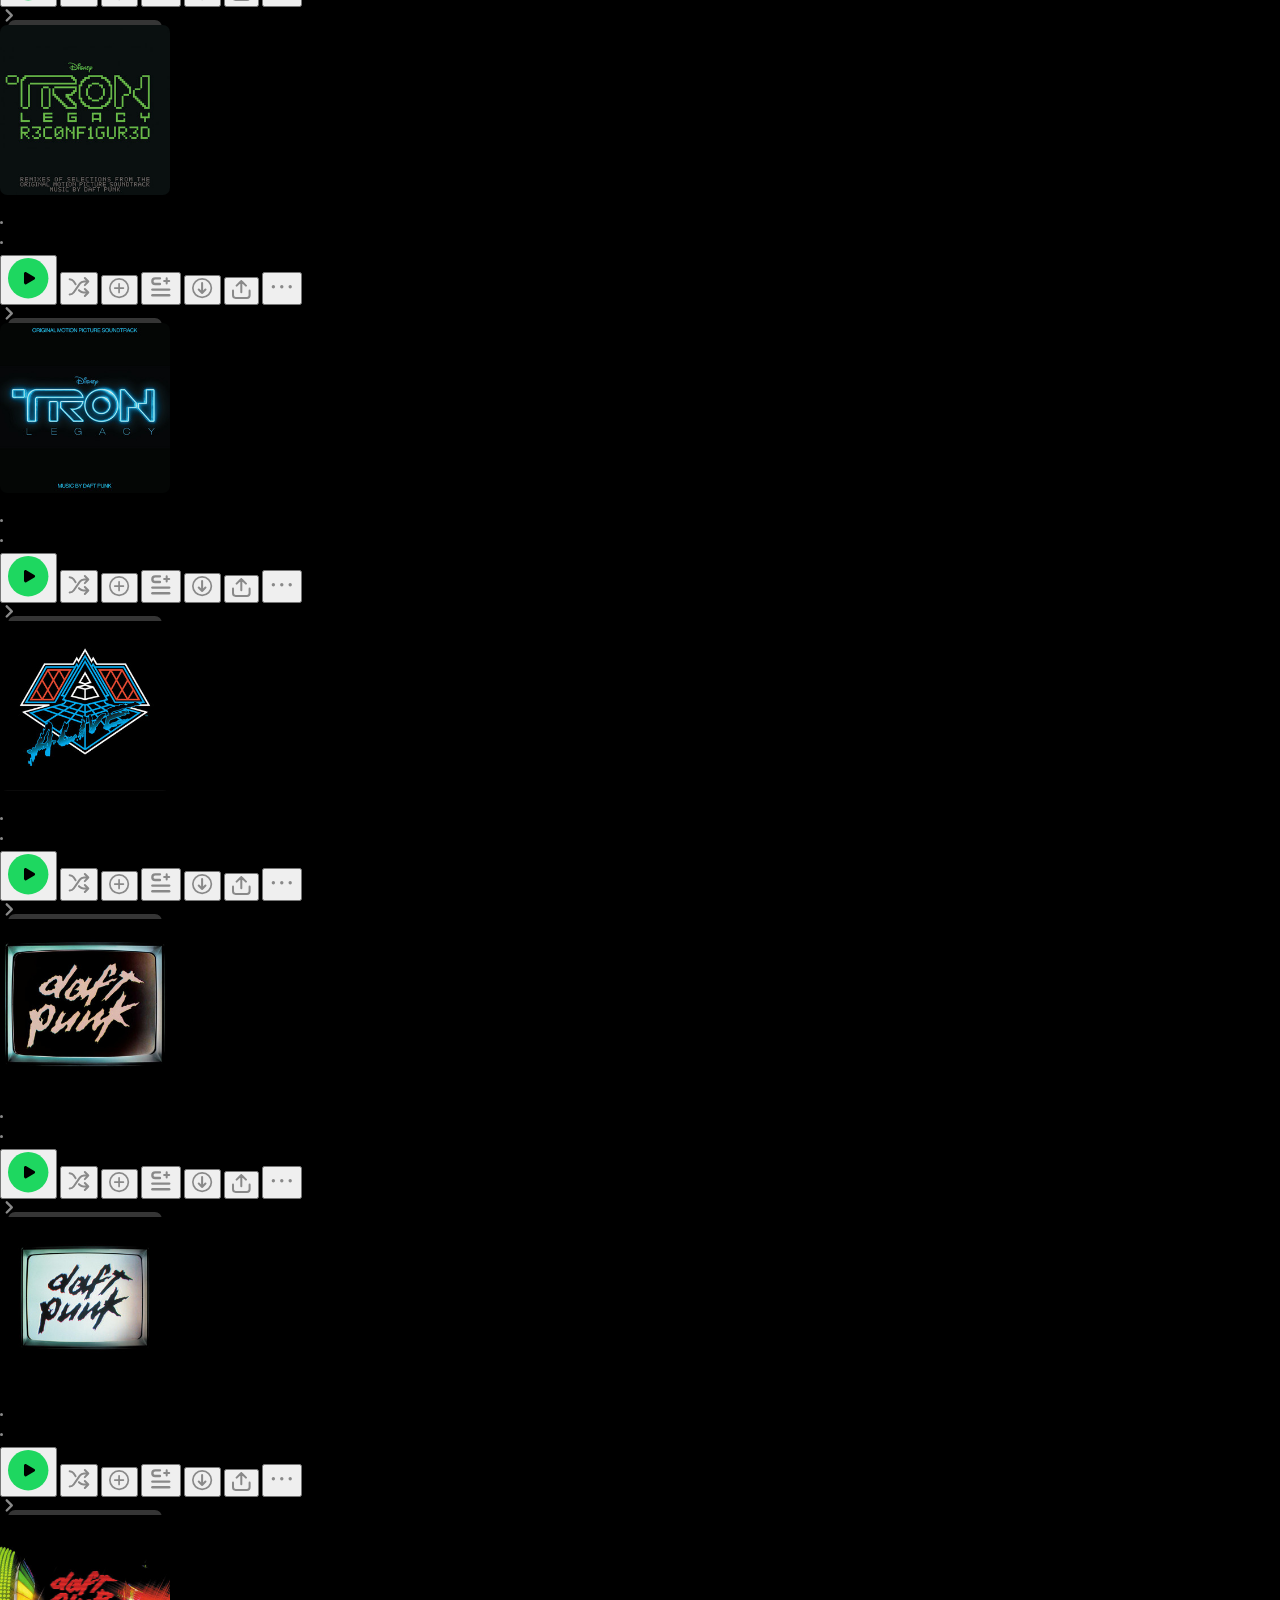
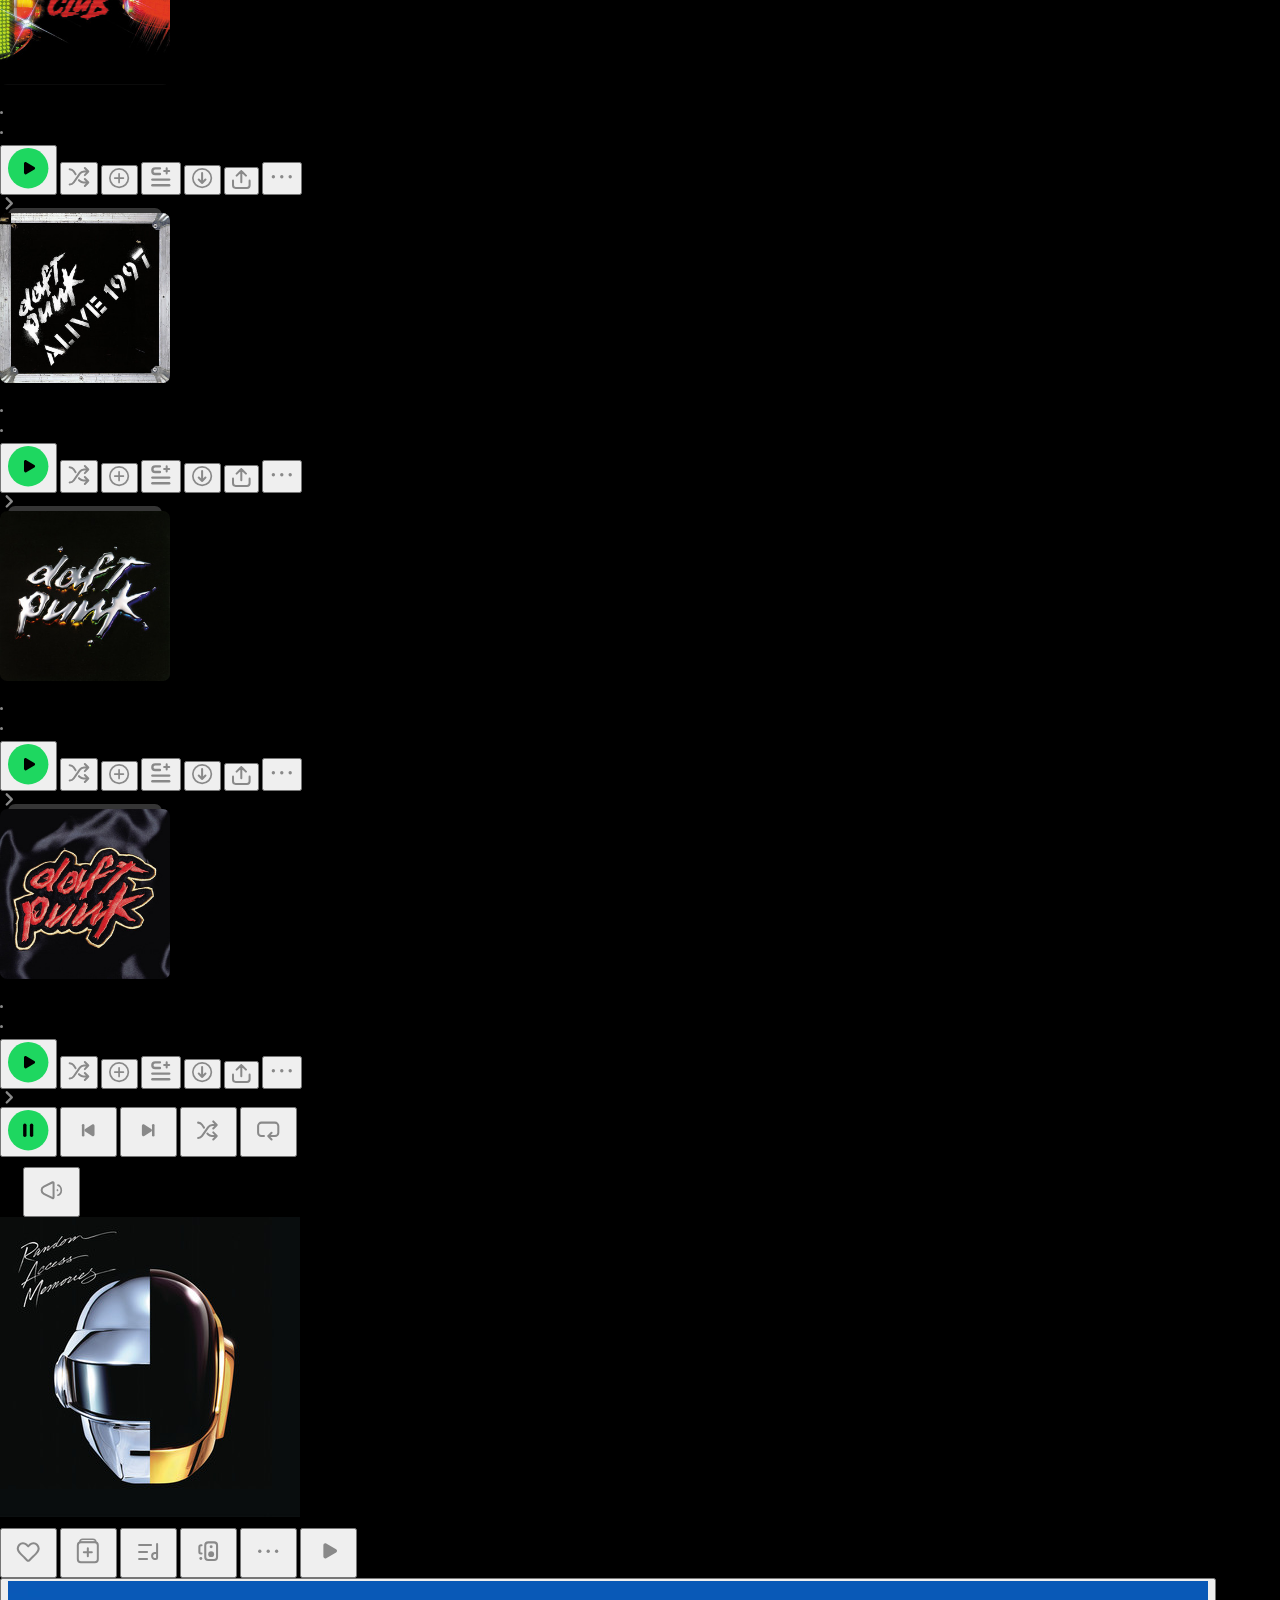
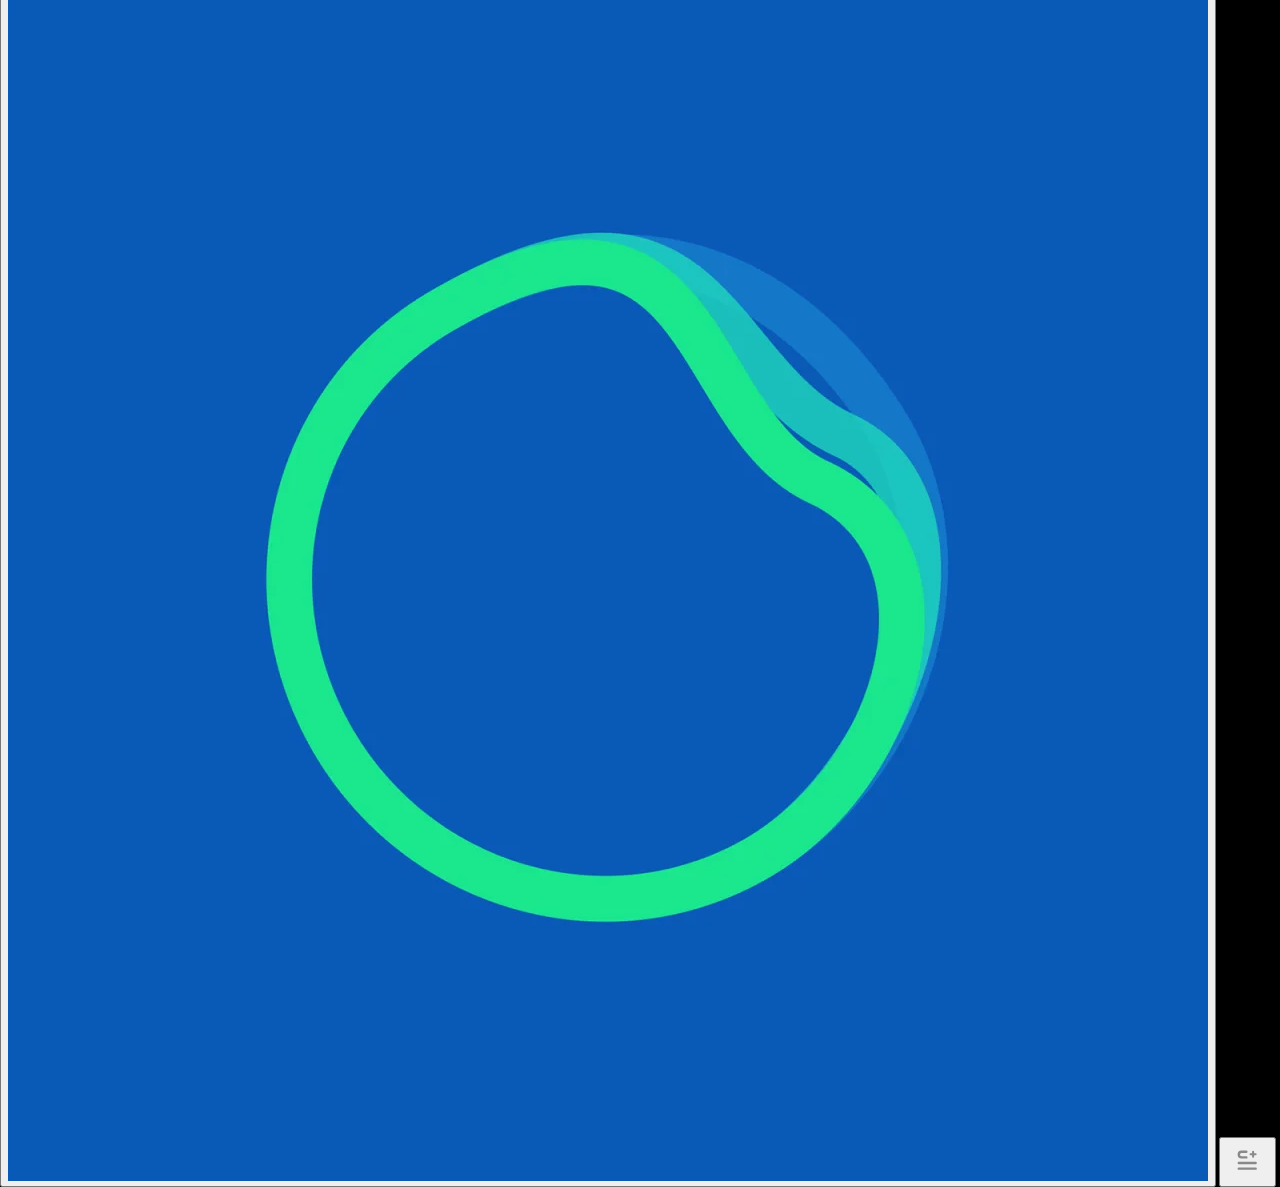
<file: artist-list-albums.html>
<!DOCTYPE html>
<html lang="en">
<head>
    <meta charset="UTF-8">
    <meta name="viewport" content="width=device-width, initial-scale=1.0">
    <title>Document</title>
    <link rel="stylesheet" href="./assets/fonts/fonts.css">
    <link rel="stylesheet" href="css/style.css">
</head>
<body>

        <!-- Koki -->
    <!-- desctop header -->

     <header class="header-desctop">

            
        
            
            <!-- header nav buttons and search input -->
            
            <div class="header-nav">
                <ul>
                    <li class="active">
                        <button>
                            <span class="icon">
                                <img src="./assets/images/Icons-large/house no hover.svg" alt="house">
                            </span>
                            <span class="item-label">Home</span>
                        </button>
                    </li>

                    <li>
                        <button>
                            <span class="icon">
                                <img src="./assets/images/Icons-large/star discover.svg" alt="discover">
                            </span>
                            <span class="item-label">Discover</span>
                        </button>
                    </li>
                </ul>
                
                
            
                <div class="search-container">
                <img src="./assets/images/Icons-large/magnifing glass.svg" alt="magnifing glass">
                <input type="search" placeholder="Search">
                </div>
            
            </div>



            <div class="header-action-icons"> 
                <ul>
                    <li><img src="./assets/images/Icons-large/bell.svg" alt="notifications"></li>
                    <li><img src="./assets/images/Icons-large/lock.svg" alt="lock"></li>
                    <li><img src="./assets/images/Icons-large/group.svg" alt="group"></li>
                    <li><img src="./assets/images/Icons-large/settings.svg" alt="settings"></li>
                    <li><img src="./assets/images/Icons-large/profile icon.svg" alt="profile icon"></li>
                </ul>
            </div>
        
        </header>


    


     <!-- mobile header -->
     <header class="header-mobile">
         <div class="header-nav">
                <ul>
                    <li><button><img src="./assets/images/Icons-small/house-mobile.svg" alt="house-mobile">Home</button></li>
                    <li><button><img src="./assets/images/Icons-small/discover-mobile.svg" alt="discover-mobile">Discover</button></li>
                    <li><button><img src="./assets/images/Icons-small/search-mobile.svg" alt="search-mobile">Search</button></li>
                    <li><button><img src="./assets/images/Icons-small/libary-mobile.svg" alt="libary-mobile">Library</button></li>
                    <li><button><img src="./assets/images/Icons-small/me-mobile.svg" alt="me-mobile">Me</button></li>
                </ul>
                
                
                
                
                

            </div>
     </header>


     <!-- nutsa -->
     <!-- sidebar -->
     <aside class="sidebar">
        <ul class="sidebar-content">

            <!-- My Library start -->
            <li class="sidebar-items">
                <button class="sidebar-item">
                    <img src="assets/images/Icons-large/Name=Library, Filled=No.svg" class="icon" alt="albums icon">
                    <span class="item-label">My Library</span>
                </button>
            </li>
            <!-- My Library end -->

            <li class="sidebar-items">
                <button class="sidebar-item">
                    <img src="assets/images/Icons-large/Name=Pin, Filled=No.svg" class="icon" alt="pin icon">
                    <span class="item-label">Pins</span>
                </button>
                <img src="assets/images/Icons-large/Name=Right, Filled=No.svg" class="sidebar-arrow" class="sidebar arrow">
            </li>


            <li class="sidebar-items">
                <button class="sidebar-item">
                    <img src="assets/images/Icons-large/Name=Playlist, Filled=No.svg" class="icon" alt="playlist icon">
                    <span class="item-label">Playlists</span>
                </button>
                <img src="assets/images/Icons-large/Name=Right, Filled=No.svg" class="sidebar-arrow" class="sidebar arrow">
            </li>

            <li class="sidebar-items">
                <button class="sidebar-item">
                    <img src="assets/images/Icons-large/Name=Like, Filled=No.svg" class="icon" alt="liked song icon">
                    <span class="item-label">Liked songs</span>
                </button>
            </li>

            <li class="sidebar-items">
                <button class="sidebar-item">
                    <img src="assets/images/Icons-large/Name=Save, Filled=No.svg" class="icon" alt="saved icon">
                    <span class="item-label">Saves</span>
                </button>
            </li>

            <li class="sidebar-items">
                <button class="sidebar-item">
                    <img src="assets/images/Icons-large/Name=Album, Filled=No.svg" class="icon" alt="albums icon">
                    <span class="item-label">Albums</span>
                </button>
            </li>

            <li class="sidebar-items">
                <button class="sidebar-item">
                    <img src="assets/images/Icons-large/Name=Folder, Filled=No.svg" class="icon" alt="Folders icon">
                    <span class="item-label">Folders</span>
                </button>
            </li>

            <li class="sidebar-items">
                <button class="sidebar-item">
                    <img src="assets/images/Icons-large/Name=Podcast, Filled=No.svg" class="icon" alt="podcasts icon">
                    <span class="item-label">Podcasts</span>
                </button>
            </li>

            <li class="sidebar-items">
                <button class="sidebar-item">
                    <img src="assets/images/Icons-large/Name=Audiobook, Filled=No.svg" class="icon" alt="audiobooks icon">
                    <span class="item-label">Audiobooks</span>
                </button>
            </li>

            <li class="sidebar-items">
                <button class="sidebar-item">
                    <img src="assets/images/Icons-large/Name=Artist, Filled=No.svg" class="icon" alt="artists icon">
                    <span class="item-label">Artists</span>
                </button>
            </li>
        </ul>
     </aside>


    <!-- Main section -->
     <main class="artist-page">

        <!-- Home section -->

        
        <!-- Artist Images Header -->
        <section class="artist-image-header">
                <div class="gradient"></div>
                <img src="./assets/images/Artist-Page/daft punk header image.png" alt="daft punk wallpaper">
                <div class="artist-header-content">
                    <div class="artist-header-text">
                        <h1>Daft Punk</h1>
                        <p>20,795,080 monthly listeners</p>
                    </div>

                    <div class="artist-header-icons">
                        <button><img src="./assets/images/Icons-large/play-icon.svg" alt="play button" class="play-button"></button>
                        <button class="header-follow">Follow</button>
                        <button><img src="./assets/images/Icons-large/addtolist.svg" alt="add to list" class="add-to-list"></button>
                        <button><img src="./assets/images/Icons-large/cplus-list.svg" alt="c plus list" class="cplus-list"></button>
                        <button><img src="./assets/images/Icons-large/white tripple-dots.svg" alt="tripple dots" class="header-tripple-dots"></button>
                    </div>
                </div>
                
        </section>


        <!-- Artist Page Navigation -->
        <nav class="artist-navbar">
            <ul class="artist-navbar-list">
                <li><a href=""><button>Home</button></a></li>
                <li class="marked-artist-button"><a href=""><button>Albums</button></a></li>
                <li><a href=""><button>Singles and EPs</button></a></li>
                <li><a href=""><button>Compilattions</button></a></li>
                <li><a href=""><button>Merch</button></a></li>
                <li><a href=""><button>About</button></a></li>
                <li><a href=""><button>Features & More</button></a></li>
            </ul>
            <div class="search-container">
                <img src="./assets/images/Icons-large/magnifing glass.svg" alt="magnifing glass">
                <input type="search">
                </div>

             <div class="list-n-grid">
                <button class="sort-bar__btn sort-bar__btn--active"><img src="./assets/images/Icons-large/Name=List, Filled=No.svg" alt="View as list"></button>
                <button class="sort-bar__btn"><img src="./assets/images/Icons-large/Name=Grid, Filled=No.svg" alt="View as thumbnails"></button>
            </div>   
        </nav>


        <!-- Main Content -->
        <section class="daft-punk-album-list">
            

            <!-- Album Card -->

            <div class="album-artist-whole-container">


                <div class="card-album">
                        <div class="search-card-pin-doublelayer-container rawhite">
                            <div class="pin-doublelayer-card-image-container">
                            <img src="./assets/images/Artist-Page/albums/random access white.png" alt="duft punk random access" class="pin-image">
                            <div class="pin-card-layer1"></div>
                        </div>
                    </div>
                </div>
                
                <div class="album-text-discription">
                    <h2>Random Access Memories</h2>
                    <div class="dotted-sentances">
                        <p>2023</p>
                        <img src="./assets/images/Icons-large/dot.svg" alt="dot">
                        <p>22 songs</p>
                        <img src="./assets/images/Icons-large/dot.svg" alt="dot">
                        <p>1 hr 14 min</p>
                    </div>

                    <div class="artist-album-icons">
                        <button><img src="./assets/images/Icons-large/play-icon.svg" alt="play-icon"></button>
                        <button><img src="./assets/images/Icons-large/shuffle.svg" alt="shuffle"></button>
                        <button><img src="./assets/images/Icons-large/addtolistcircle.svg" alt="add to list circle"></button>
                        <button><img src="./assets/images/Icons-large/cpluslistgrey.svg" alt="c plus list"></button>
                        <button><img src="./assets/images/Icons-large/download.svg" alt="download"></button>
                        <button><img src="./assets/images/Icons-large/share.svg" alt="share"></button>
                        <button><img src="./assets/images/Icons-large/tripple dots.svg" alt="tripple dots"></button> 
                    </div>
                </div>
                
                <div class="list-album-arrow">
                    <img src="./assets/images/Icons-large/arrow.svg" alt="arrow">
                </div>
                
            </div>

                






              <!-- Album Card -->

            <div class="album-artist-whole-container">


                <div class="card-album">
                        <div class="search-card-pin-doublelayer-container rabw">
                        <div class="pin-doublelayer-card-image-container">
                        <img src="./assets/images/Artist-Page/albums/random access black and white.png" alt="daft punk random access delux" class="pin-image">
                        <div class="pin-card-layer1"></div>
                        </div>
                    </div>
                </div>
                
                <div class="album-text-discription">
                    <h2>Random Access Memories (10th Anniversary Edition)</h2>
                    <div class="dotted-sentances">
                        <p>2013</p>
                        <img src="./assets/images/Icons-large/dot.svg" alt="dot">
                        <p>22 songs</p>
                        <img src="./assets/images/Icons-large/dot.svg" alt="dot">
                        <p>1 hr 14 min</p>
                    </div>

                    <div class="artist-album-icons">
                        <button><img src="./assets/images/Icons-large/play-icon.svg" alt="play-icon"></button>
                        <button><img src="./assets/images/Icons-large/shuffle.svg" alt="shuffle"></button>
                        <button><img src="./assets/images/Icons-large/addtolistcircle.svg" alt="add to list circle"></button>
                        <button><img src="./assets/images/Icons-large/cpluslistgrey.svg" alt="c plus list"></button>
                        <button><img src="./assets/images/Icons-large/download.svg" alt="download"></button>
                        <button><img src="./assets/images/Icons-large/share.svg" alt="share"></button>
                        <button><img src="./assets/images/Icons-large/tripple dots.svg" alt="tripple dots"></button> 
                    </div>
                </div>
                
                <div class="list-album-arrow">
                    <img src="./assets/images/Icons-large/arrow.svg" alt="arrow">
                </div>
                
            </div>

                





              <!-- Album Card -->

            <div class="album-artist-whole-container">


                <div class="card-album">
                        <div class="search-card-pin-doublelayer-container ra">
                        <div class="pin-doublelayer-card-image-container">
                        <img src="./assets/images/Artist-Page/albums/random access.png" alt="daft punk random access memories" class="pin-image">
                        <div class="pin-card-layer1"></div>
                        </div>
                    </div>
                </div>
                
                <div class="album-text-discription">
                    <h2>Random Access Memories</h2>
                    <div class="dotted-sentances">
                        <p>2013</p>
                        <img src="./assets/images/Icons-large/dot.svg" alt="dot">
                        <p>13 songs</p>
                        <img src="./assets/images/Icons-large/dot.svg" alt="dot">
                        <p>1 hr 14 min</p>
                    </div>

                    <div class="artist-album-icons">
                        <button><img src="./assets/images/Icons-large/play-icon.svg" alt="play-icon"></button>
                        <button><img src="./assets/images/Icons-large/shuffle.svg" alt="shuffle"></button>
                        <button><img src="./assets/images/Icons-large/addtolistcircle.svg" alt="add to list circle"></button>
                        <button><img src="./assets/images/Icons-large/cpluslistgrey.svg" alt="c plus list"></button>
                        <button><img src="./assets/images/Icons-large/download.svg" alt="download"></button>
                        <button><img src="./assets/images/Icons-large/share.svg" alt="share"></button>
                        <button><img src="./assets/images/Icons-large/tripple dots.svg" alt="tripple dots"></button> 
                    </div>
                </div>
                
                <div class="list-album-arrow">
                    <img src="./assets/images/Icons-large/arrow.svg" alt="arrow">
                </div>
                
            </div>










              <!-- Album Card -->

            <div class="album-artist-whole-container">


                <div class="card-album">
                        <div class="search-card-pin-doublelayer-container trongreen">
                        <div class="pin-doublelayer-card-image-container">
                        <img src="./assets/images/Artist-Page/albums/tron green.png" alt="Tron Legacy Reconfigured" class="pin-image">
                        <div class="pin-card-layer1"></div>
                        </div>
                    </div>
                </div>
                
                <div class="album-text-discription">
                    <h2>TRON: Legacy Reconfigured</h2>
                    <div class="dotted-sentances">
                        <p>2011</p>
                        <img src="./assets/images/Icons-large/dot.svg" alt="dot">
                        <p>15 songs</p>
                        <img src="./assets/images/Icons-large/dot.svg" alt="dot">
                        <p>1 hr 14 min</p>
                    </div>

                    <div class="artist-album-icons">
                        <button><img src="./assets/images/Icons-large/play-icon.svg" alt="play-icon"></button>
                        <button><img src="./assets/images/Icons-large/shuffle.svg" alt="shuffle"></button>
                        <button><img src="./assets/images/Icons-large/addtolistcircle.svg" alt="add to list circle"></button>
                        <button><img src="./assets/images/Icons-large/cpluslistgrey.svg" alt="c plus list"></button>
                        <button><img src="./assets/images/Icons-large/download.svg" alt="download"></button>
                        <button><img src="./assets/images/Icons-large/share.svg" alt="share"></button>
                        <button><img src="./assets/images/Icons-large/tripple dots.svg" alt="tripple dots"></button> 
                    </div>
                </div>
                
                <div class="list-album-arrow">
                    <img src="./assets/images/Icons-large/arrow.svg" alt="arrow">
                </div>
                
            </div>












              <!-- Album Card -->

            <div class="album-artist-whole-container">


                <div class="card-album">
                        <div class="search-card-pin-doublelayer-container tron">
                        <div class="pin-doublelayer-card-image-container">
                        <img src="./assets/images/Artist-Page/albums/tron.png" alt="Tron Legacy" class="pin-image">
                        <div class="pin-card-layer1"></div>
                        </div>
                    </div>
                </div>
                
                <div class="album-text-discription">
                    <h2>TRON: Legacy</h2>
                    <div class="dotted-sentances">
                        <p>2010</p>
                        <img src="./assets/images/Icons-large/dot.svg" alt="dot">
                        <p>22 songs</p>
                        <img src="./assets/images/Icons-large/dot.svg" alt="dot">
                        <p>1 hr 14 min</p>
                    </div>

                    <div class="artist-album-icons">
                        <button><img src="./assets/images/Icons-large/play-icon.svg" alt="play-icon"></button>
                        <button><img src="./assets/images/Icons-large/shuffle.svg" alt="shuffle"></button>
                        <button><img src="./assets/images/Icons-large/addtolistcircle.svg" alt="add to list circle"></button>
                        <button><img src="./assets/images/Icons-large/cpluslistgrey.svg" alt="c plus list"></button>
                        <button><img src="./assets/images/Icons-large/download.svg" alt="download"></button>
                        <button><img src="./assets/images/Icons-large/share.svg" alt="share"></button>
                        <button><img src="./assets/images/Icons-large/tripple dots.svg" alt="tripple dots"></button> 
                    </div>
                </div>
                
                <div class="list-album-arrow">
                    <img src="./assets/images/Icons-large/arrow.svg" alt="arrow">
                </div>
                
            </div>
































              <!-- Album Card -->

            <div class="album-artist-whole-container">


                <div class="card-album">
                        <div class="search-card-pin-doublelayer-container alive">
                        <div class="pin-doublelayer-card-image-container">
                        <img src="./assets/images/Artist-Page/albums/alive.png" alt="alive 2007" class="pin-image">
                        <div class="pin-card-layer1"></div>
                        </div>
                    </div>
                </div>
                
                <div class="album-text-discription">
                    <h2>Alive 2007</h2>
                    <div class="dotted-sentances">
                        <p>2007</p>
                        <img src="./assets/images/Icons-large/dot.svg" alt="dot">
                        <p>13 songs</p>
                        <img src="./assets/images/Icons-large/dot.svg" alt="dot">
                        <p>1 hr 14 min</p>
                    </div>

                    <div class="artist-album-icons">
                        <button><img src="./assets/images/Icons-large/play-icon.svg" alt="play-icon"></button>
                        <button><img src="./assets/images/Icons-large/shuffle.svg" alt="shuffle"></button>
                        <button><img src="./assets/images/Icons-large/addtolistcircle.svg" alt="add to list circle"></button>
                        <button><img src="./assets/images/Icons-large/cpluslistgrey.svg" alt="c plus list"></button>
                        <button><img src="./assets/images/Icons-large/download.svg" alt="download"></button>
                        <button><img src="./assets/images/Icons-large/share.svg" alt="share"></button>
                        <button><img src="./assets/images/Icons-large/tripple dots.svg" alt="tripple dots"></button>      
                    </div>
                </div>
                
                <div class="list-album-arrow">
                    <img src="./assets/images/Icons-large/arrow.svg" alt="arrow">
                </div>
                
            </div>












               <!-- Album Card -->

            <div class="album-artist-whole-container">


                <div class="card-album">
                        <div class="search-card-pin-doublelayer-container humanblack">
                        <div class="pin-doublelayer-card-image-container">
                        <img src="./assets/images/Artist-Page/albums/human after all black.png" alt="human after all black edition" class="pin-image">
                        <div class="pin-card-layer1"></div>
                        </div>
                    </div>
                </div>
                
                <div class="album-text-discription">
                    <h2>Human After All: Remixes</h2>
                    <div class="dotted-sentances">
                        <p>2006</p>
                        <img src="./assets/images/Icons-large/dot.svg" alt="dot">
                        <p>15 songs</p>
                        <img src="./assets/images/Icons-large/dot.svg" alt="dot">
                        <p>1 hr 14 min</p>
                    </div>

                    <div class="artist-album-icons">
                        <button><img src="./assets/images/Icons-large/play-icon.svg" alt="play-icon"></button>
                        <button><img src="./assets/images/Icons-large/shuffle.svg" alt="shuffle"></button>
                        <button><img src="./assets/images/Icons-large/addtolistcircle.svg" alt="add to list circle"></button>
                        <button><img src="./assets/images/Icons-large/cpluslistgrey.svg" alt="c plus list"></button>
                        <button><img src="./assets/images/Icons-large/download.svg" alt="download"></button>
                        <button><img src="./assets/images/Icons-large/share.svg" alt="share"></button>
                        <button><img src="./assets/images/Icons-large/tripple dots.svg" alt="tripple dots"></button>       
                    </div>
                </div>
                
                <div class="list-album-arrow">
                    <img src="./assets/images/Icons-large/arrow.svg" alt="arrow">
                </div>
                
            </div>












              <!-- Album Card -->

            <div class="album-artist-whole-container">


                <div class="card-album">
                        <div class="search-card-pin-doublelayer-container human">
                        <div class="pin-doublelayer-card-image-container">
                        <img src="./assets/images/Artist-Page/albums/human after all.png" alt="human after all" class="pin-image">
                        <div class="pin-card-layer1"></div>
                        </div>
                    </div>
                </div>
                
                <div class="album-text-discription">
                    <h2>Human After All</h2>
                    <div class="dotted-sentances">
                        <p>2005</p>
                        <img src="./assets/images/Icons-large/dot.svg" alt="dot">
                        <p>10 songs</p>
                        <img src="./assets/images/Icons-large/dot.svg" alt="dot">
                        <p>1 hr 14 min</p>
                    </div>

                    <div class="artist-album-icons">
                        <button><img src="./assets/images/Icons-large/play-icon.svg" alt="play-icon"></button>
                        <button><img src="./assets/images/Icons-large/shuffle.svg" alt="shuffle"></button>
                        <button><img src="./assets/images/Icons-large/addtolistcircle.svg" alt="add to list circle"></button>
                        <button><img src="./assets/images/Icons-large/cpluslistgrey.svg" alt="c plus list"></button>
                        <button><img src="./assets/images/Icons-large/download.svg" alt="download"></button>
                        <button><img src="./assets/images/Icons-large/share.svg" alt="share"></button>
                        <button><img src="./assets/images/Icons-large/tripple dots.svg" alt="tripple dots"></button>       
                    </div>
                </div>
                
                <div class="list-album-arrow">
                    <img src="./assets/images/Icons-large/arrow.svg" alt="arrow">
                </div>
                
            </div>












              <!-- Album Card -->

            <div class="album-artist-whole-container">


                <div class="card-album">
                        <div class="search-card-pin-doublelayer-container club">
                        <div class="pin-doublelayer-card-image-container">
                        <img src="./assets/images/Artist-Page/albums/daft club.png" alt="daft club" class="pin-image">
                        <div class="pin-card-layer1"></div>
                        </div>
                    </div>
                </div>
                
                <div class="album-text-discription">
                    <h2>Daft Club</h2>
                    <div class="dotted-sentances">
                        <p>2003</p>
                        <img src="./assets/images/Icons-large/dot.svg" alt="dot">
                        <p>14 songs</p>
                        <img src="./assets/images/Icons-large/dot.svg" alt="dot">
                        <p>1 hr 14 min</p>
                    </div>

                    <div class="artist-album-icons">
                        <button><img src="./assets/images/Icons-large/play-icon.svg" alt="play-icon"></button>
                        <button><img src="./assets/images/Icons-large/shuffle.svg" alt="shuffle"></button>
                        <button><img src="./assets/images/Icons-large/addtolistcircle.svg" alt="add to list circle"></button>
                        <button><img src="./assets/images/Icons-large/cpluslistgrey.svg" alt="c plus list"></button>
                        <button><img src="./assets/images/Icons-large/download.svg" alt="download"></button>
                        <button><img src="./assets/images/Icons-large/share.svg" alt="share"></button>
                        <button><img src="./assets/images/Icons-large/tripple dots.svg" alt="tripple dots"></button>        
                    </div>
                </div>
                
                <div class="list-album-arrow">
                    <img src="./assets/images/Icons-large/arrow.svg" alt="arrow">
                </div>
                
            </div>












              <!-- Album Card -->

            <div class="album-artist-whole-container">


                <div class="card-album">
                        <div class="search-card-pin-doublelayer-container alive1997">
                        <div class="pin-doublelayer-card-image-container">
                        <img src="./assets/images/Artist-Page/albums/alive 1997.png" alt="alive 1997" class="pin-image">
                        <div class="pin-card-layer1"></div>
                        </div>
                    </div>
                </div>
                
                <div class="album-text-discription">
                    <h2>Alive 1997</h2>
                    <div class="dotted-sentances">
                        <p>2001</p>
                        <img src="./assets/images/Icons-large/dot.svg" alt="dot">
                        <p>11 songs</p>
                        <img src="./assets/images/Icons-large/dot.svg" alt="dot">
                        <p>1 hr 14 min</p>
                    </div>

                    <div class="artist-album-icons">
                        <button><img src="./assets/images/Icons-large/play-icon.svg" alt="play-icon"></button>
                        <button><img src="./assets/images/Icons-large/shuffle.svg" alt="shuffle"></button>
                        <button><img src="./assets/images/Icons-large/addtolistcircle.svg" alt="add to list circle"></button>
                        <button><img src="./assets/images/Icons-large/cpluslistgrey.svg" alt="c plus list"></button>
                        <button><img src="./assets/images/Icons-large/download.svg" alt="download"></button>
                        <button><img src="./assets/images/Icons-large/share.svg" alt="share"></button>
                        <button><img src="./assets/images/Icons-large/tripple dots.svg" alt="tripple dots"></button>       
                    </div>
                </div>
                
                <div class="list-album-arrow">
                    <img src="./assets/images/Icons-large/arrow.svg" alt="arrow">
                </div>
                
            </div>













               <!-- Album Card -->

            <div class="album-artist-whole-container">


                <div class="card-album">
                        <div class="search-card-pin-doublelayer-container discov">
                        <div class="pin-doublelayer-card-image-container">
                        <img src="./assets/images/Artist-Page/albums/discovery.png" alt="discovery" class="pin-image">
                        <div class="pin-card-layer1"></div>
                        </div>
                    </div>
                </div>
                
                <div class="album-text-discription">
                    <h2>Discovery</h2>
                    <div class="dotted-sentances">
                        <p>2001</p>
                        <img src="./assets/images/Icons-large/dot.svg" alt="dot">
                        <p>14 songs</p>
                        <img src="./assets/images/Icons-large/dot.svg" alt="dot">
                        <p>1 hr 14 min</p>
                    </div>

                    <div class="artist-album-icons">
                        <button><img src="./assets/images/Icons-large/play-icon.svg" alt="play-icon"></button>
                        <button><img src="./assets/images/Icons-large/shuffle.svg" alt="shuffle"></button>
                        <button><img src="./assets/images/Icons-large/addtolistcircle.svg" alt="add to list circle"></button>
                        <button><img src="./assets/images/Icons-large/cpluslistgrey.svg" alt="c plus list"></button>
                        <button><img src="./assets/images/Icons-large/download.svg" alt="download"></button>
                        <button><img src="./assets/images/Icons-large/share.svg" alt="share"></button>
                        <button><img src="./assets/images/Icons-large/tripple dots.svg" alt="tripple dots"></button>         
                    </div>
                </div>
                
                <div class="list-album-arrow">
                    <img src="./assets/images/Icons-large/arrow.svg" alt="arrow">
                </div>
                
            </div>























               <!-- Album Card -->

            <div class="album-artist-whole-container">


                <div class="card-album">
                        <div class="search-card-pin-doublelayer-container homework">
                        <div class="pin-doublelayer-card-image-container">
                        <img src="./assets/images/Artist-Page/albums/homework.png" alt="homework" class="pin-image">
                        <div class="pin-card-layer1"></div>
                        </div>
                    </div>
                </div>
                
                <div class="album-text-discription">
                    <h2>Homework</h2>
                    <div class="dotted-sentances">
                        <p>1997</p>
                        <img src="./assets/images/Icons-large/dot.svg" alt="dot">
                        <p>16 songs</p>
                        <img src="./assets/images/Icons-large/dot.svg" alt="dot">
                        <p>1 hr 14 min</p>
                    </div>

                    <div class="artist-album-icons">
                        <button><img src="./assets/images/Icons-large/play-icon.svg" alt="play-icon"></button>
                        <button><img src="./assets/images/Icons-large/shuffle.svg" alt="shuffle"></button>
                        <button><img src="./assets/images/Icons-large/addtolistcircle.svg" alt="add to list circle"></button>
                        <button><img src="./assets/images/Icons-large/cpluslistgrey.svg" alt="c plus list"></button>
                        <button><img src="./assets/images/Icons-large/download.svg" alt="download"></button>
                        <button><img src="./assets/images/Icons-large/share.svg" alt="share"></button>
                        <button><img src="./assets/images/Icons-large/tripple dots.svg" alt="tripple dots"></button>         
                    </div>
                </div>
                
                <div class="list-album-arrow">
                    <img src="./assets/images/Icons-large/arrow.svg" alt="arrow">
                </div>
                
            </div>
                

        </section>

       


     </main>
     
        <!-- davit -->

     <!-- <Player> -->
    
        <div class="control-bar">

    <!-- Progress bar (mobile) - START -->
    <div class="progress-bar progress-bar--mobile">
        <div class="progress-bar__fill"></div>
    </div>
    <!-- Progress bar (mobile) - END -->

    <div class="control-left">

        <div class="player">
            <button class="player__pause"><img src="./assets/images/Icons-large/Name=Pause, Filled=No.svg" alt="Pause"></button>
            <button class="player__btn"><img src="./assets/images/Icons-large/Name=Prev, Filled=No.svg" alt="Previous"></button>
            <button class="player__btn"><img src="./assets/images/Icons-large/Name=Next, Filled=No.svg" alt="Next"></button>
            <button class="player__btn"><img src="./assets/images/Icons-large/Name=Shuffle, Filled=No.svg" alt="Shuffle"></button>
            <button class="player__btn"><img src="./assets/images/Icons-large/Name=Loop, Filled=No.svg" alt="Loop"></button>
        </div>

    </div>

    <div class="track-meta">

        <div class="player__progress">
            <time class="track-time">2:23</time>
            <div class="progress-bar">
                <div class="progress-bar__fill"></div>
            </div>
            <time class="track-time">4:45</time>
            <button class="player__btn"><img src="./assets/images/Icons-large/Name=Volume, Filled=No.svg" alt="Volume"></button>
        </div>

            <img class="track-picture" src="./assets/images/Artists/daft_punk.png" alt="Daft Punk">
            <div class="track-info">
                <span class="track-info-title">Get Lucky</span>
                <span class="track-info-singer">Daft Punk</span>
                <span class="track-info-album">Random Access Memories</span>
            </div>
    </div>

    <div class="control-right">

        <div class="global">
            <button class="player__btn"><img src="./assets/images/Icons-large/Name=Like, Filled=No.svg" alt="Like"></button>
            <button class="player__btn add-btn"><img src="./assets/images/Icons-large/Name=Add to Playlist, Filled=No.svg" alt="Add to Playlist"></button>
            <button class="player__btn"><img src="./assets/images/Icons-large/Name=Lyrics, Filled=No.svg" alt="Lyrics"></button>
            <button class="player__btn"><img src="./assets/images/Icons-large/Name=Device, Filled=No.svg" alt="Device"></button>
            <button class="player__btn"><img src="./assets/images/Icons-large/Name=More, Filled=No.svg" alt="More"></button>
            <button class="responsive-play-btn"><img src="./assets/images/Icons-large/Name=Play Simple, Filled=No.svg" alt="Play"></button>
        </div>

        <div class="additions">
            <button class="player__ai"><img src="./assets/images/Icons-large/ai.png" alt="AI"></button>
            <button class="player__btn"><img src="./assets/images/Icons-large/Name=Add to Queue, Filled=No.svg" alt="Queue"></button>
        </div>

    </div>

</div>
<!-- </player> -->



</body>
</html>
</file>
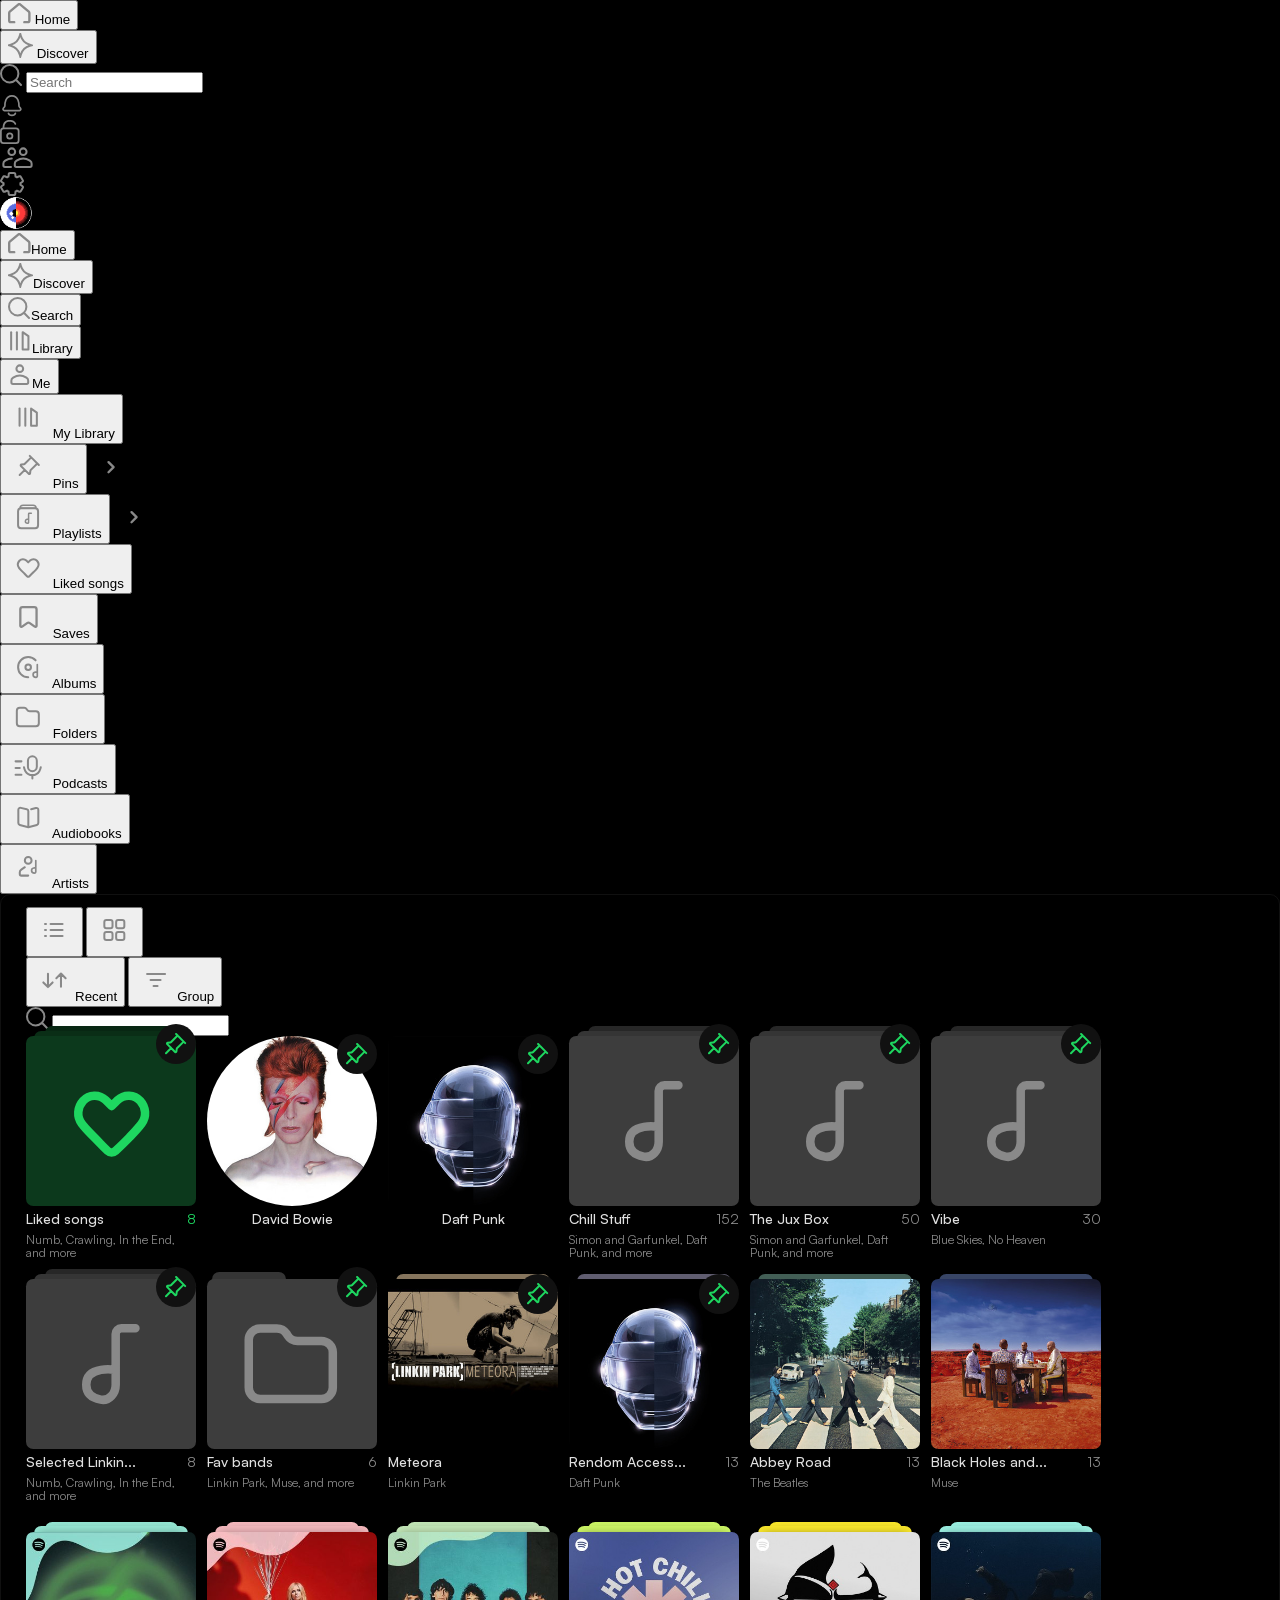
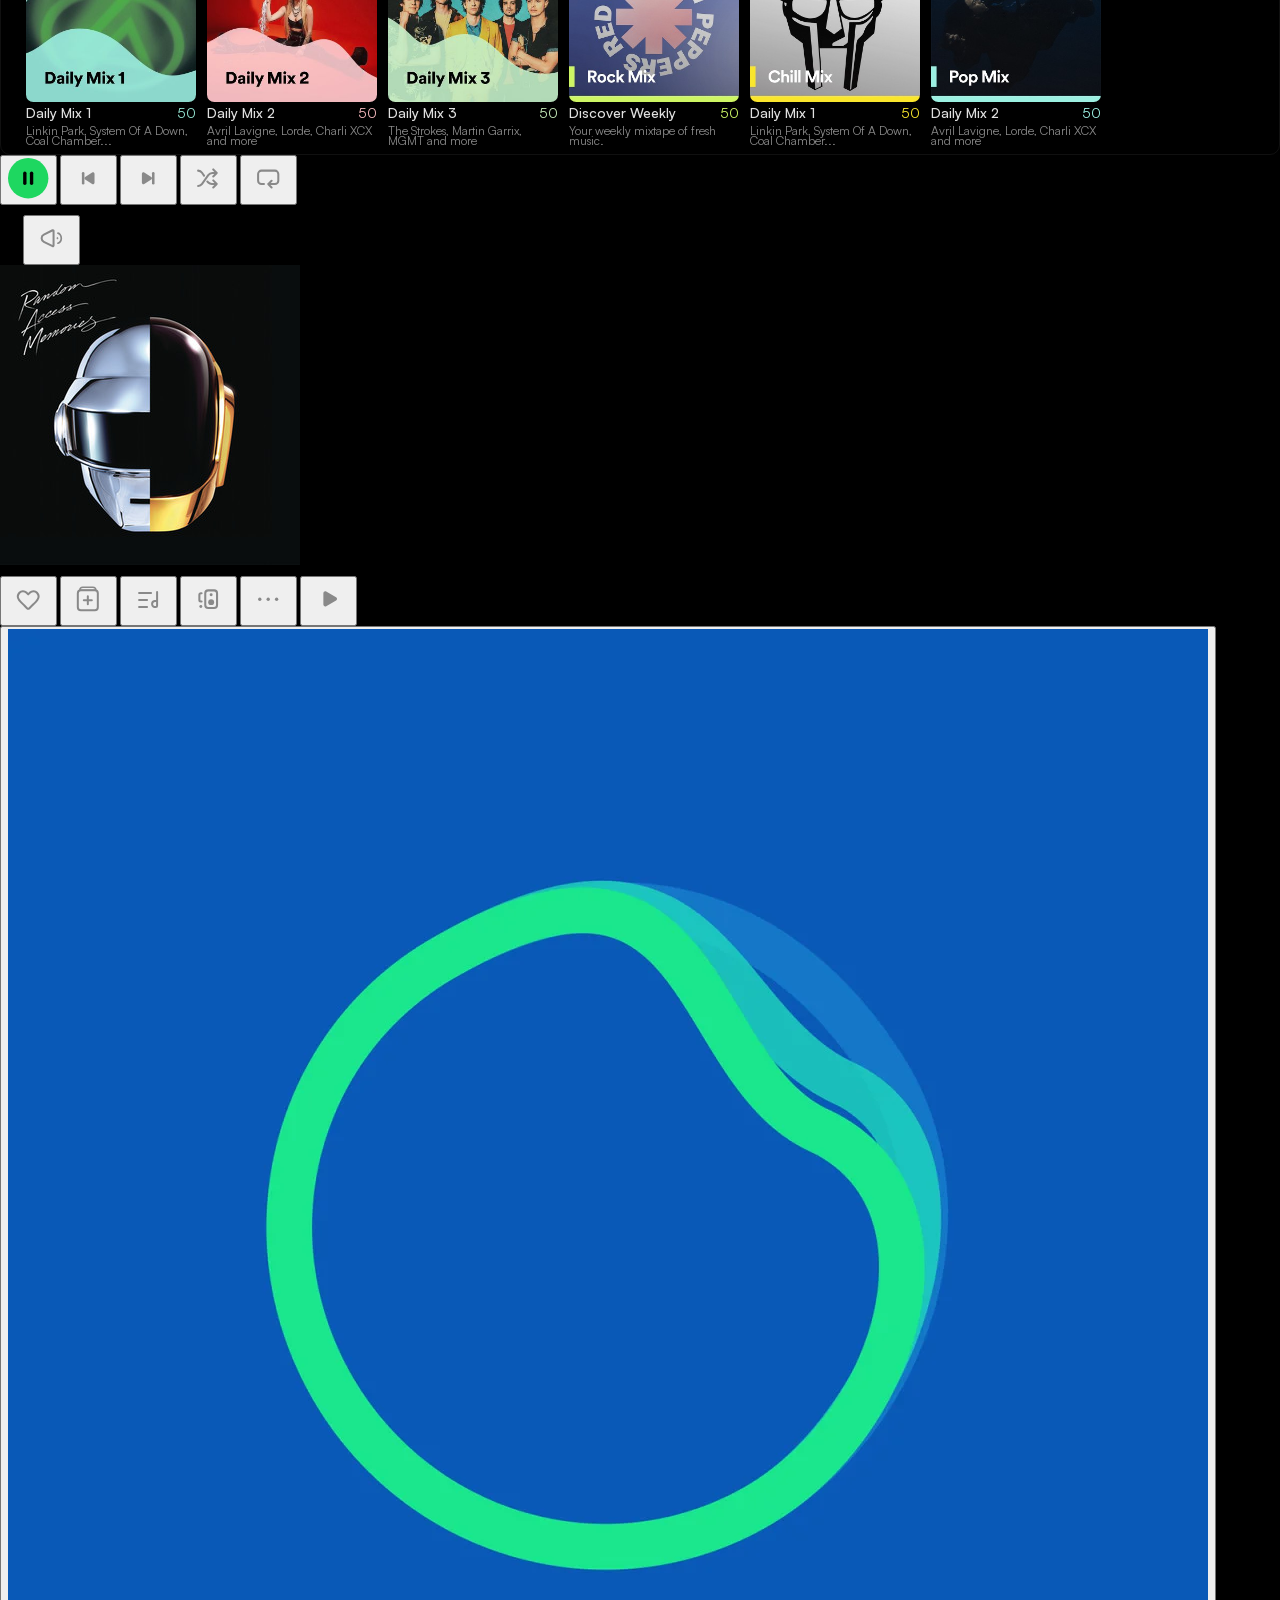
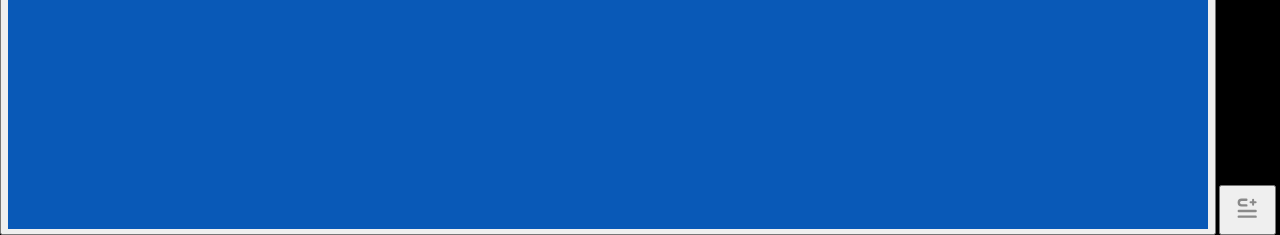
<file: cards-library.html>
<!DOCTYPE html>
<html lang="en">
<head>
    <meta charset="UTF-8">
    <meta name="viewport" content="width=device-width, initial-scale=1.0">
    <title>Document</title>
    <link rel="stylesheet" href="./assets/fonts/fonts.css">
    <link rel="stylesheet" href="css/style.css">
</head>
<body>

        <!-- Koki -->
    <!-- desctop header -->

     <header class="header-desctop">

            
        
            
            <!-- header nav buttons and search input -->
            
            <div class="header-nav">
                <ul>
                    <li class="active">
                        <button>
                            <span class="icon">
                                <img src="./assets/images/Icons-large/house no hover.svg" alt="house">
                            </span>
                            <span class="item-label">Home</span>
                        </button>
                    </li>

                    <li>
                        <button>
                            <span class="icon">
                                <img src="./assets/images/Icons-large/star discover.svg" alt="discover">
                            </span>
                            <span class="item-label">Discover</span>
                        </button>
                    </li>
                </ul>
                
                
            
                <div class="search-container">
                <img src="./assets/images/Icons-large/magnifing glass.svg" alt="magnifing glass">
                <input type="search" placeholder="Search">
                </div>
            
            </div>



            <div class="header-action-icons">
                <ul>
                    <li><img src="./assets/images/Icons-large/bell.svg" alt="notifications"></li>
                    <li><img src="./assets/images/Icons-large/lock.svg" alt="lock"></li>
                    <li><img src="./assets/images/Icons-large/group.svg" alt="group"></li>
                    <li><img src="./assets/images/Icons-large/settings.svg" alt="settings"></li>
                    <li><img src="./assets/images/Icons-large/profile icon.svg" alt="profile icon"></li>
                </ul>
            </div>
        
        </header>


    


     <!-- mobile header -->
     <header class="header-mobile">
         <div class="header-nav">
                <ul>
                    <li><button><img src="./assets/images/Icons-small/house-mobile.svg" alt="house mobile">Home</button></li>
                    <li><button><img src="./assets/images/Icons-small/discover-mobile.svg" alt="discover mobile">Discover</button></li>
                    <li><button><img src="./assets/images/Icons-small/search-mobile.svg" alt="search mobile">Search</button></li>
                    <li><button><img src="./assets/images/Icons-small/libary-mobile.svg" alt="libary mobile">Library</button></li>
                    <li><button><img src="./assets/images/Icons-small/me-mobile.svg" alt="me mobile">Me</button></li>
                </ul>
                
                
                
                
                

            </div>
     </header>


     <!-- nutsa -->
     <!-- sidebar -->
     <aside class="sidebar">
        <ul class="sidebar-content">

            <!-- My Library start -->
            <li class="sidebar-items">
                <button class="sidebar-item">
                    <img src="assets/images/Icons-large/Name=Library, Filled=No.svg" class="icon" alt="albums icon">
                    <span class="item-label">My Library</span>
                </button>
            </li>
            <!-- My Library end -->

            <li class="sidebar-items">
                <button class="sidebar-item">
                    <img src="assets/images/Icons-large/Name=Pin, Filled=No.svg" class="icon" alt="pin icon">
                    <span class="item-label">Pins</span>
                </button>
                <img src="assets/images/Icons-large/Name=Right, Filled=No.svg" class="sidebar-arrow" class="sidebar arrow">
            </li>


            <li class="sidebar-items">
                <button class="sidebar-item">
                    <img src="assets/images/Icons-large/Name=Playlist, Filled=No.svg" class="icon" alt="playlist icon">
                    <span class="item-label">Playlists</span>
                </button>
                <img src="assets/images/Icons-large/Name=Right, Filled=No.svg" class="sidebar-arrow" class="sidebar arrow">
            </li>

            <li class="sidebar-items">
                <button class="sidebar-item">
                    <img src="assets/images/Icons-large/Name=Like, Filled=No.svg" class="icon" alt="liked song icon">
                    <span class="item-label">Liked songs</span>
                </button>
            </li>

            <li class="sidebar-items">
                <button class="sidebar-item">
                    <img src="assets/images/Icons-large/Name=Save, Filled=No.svg" class="icon" alt="saved icon">
                    <span class="item-label">Saves</span>
                </button>
            </li>

            <li class="sidebar-items">
                <button class="sidebar-item">
                    <img src="assets/images/Icons-large/Name=Album, Filled=No.svg" class="icon" alt="albums icon">
                    <span class="item-label">Albums</span>
                </button>
            </li>

            <li class="sidebar-items">
                <button class="sidebar-item">
                    <img src="assets/images/Icons-large/Name=Folder, Filled=No.svg" class="icon" alt="Folders icon">
                    <span class="item-label">Folders</span>
                </button>
            </li>

            <li class="sidebar-items">
                <button class="sidebar-item">
                    <img src="assets/images/Icons-large/Name=Podcast, Filled=No.svg" class="icon" alt="podcasts icon">
                    <span class="item-label">Podcasts</span>
                </button>
            </li>

            <li class="sidebar-items">
                <button class="sidebar-item">
                    <img src="assets/images/Icons-large/Name=Audiobook, Filled=No.svg" class="icon" alt="audiobooks icon">
                    <span class="item-label">Audiobooks</span>
                </button>
            </li>

            <li class="sidebar-items">
                <button class="sidebar-item">
                    <img src="assets/images/Icons-large/Name=Artist, Filled=No.svg" class="icon" alt="artists icon">
                    <span class="item-label">Artists</span>
                </button>
            </li>
        </ul>
     </aside>


    <!-- Main section -->
     <main class="main">

        <!-- Home section -->

        

        <section class="home">
        
            

        <!-- Sortbar Section -->
         
         <section class="sortbar-section">
            <div class="sort-bar__options">
                <div class="sort-bar__view">            
                    <button class="sort-bar__btn sort-bar__btn--active"><img src="./assets/images/Icons-large/Name=List, Filled=No.svg" alt="View as list"></button>
                    <button class="sort-bar__btn"><img src="./assets/images/Icons-large/Name=Grid, Filled=No.svg" alt="View as thumbnails"></button>
                </div>
                <button class="sort-bar__btn"><img src="./assets/images/Icons-large/Name=Sort, Filled=No.svg" alt="Sort button">Recent</button>
                    
                <button class="sort-bar__btn"><img src="./assets/images/Icons-large/Name=Filter, Filled=No.svg" alt="Filter button">Group</button>
                
                <div class="search-container">
                <img src="./assets/images/Icons-large/magnifing glass.svg" alt="magnifing glass">
                <input type="search">
                </div>
            </div>  
         </section>   
         

        <!-- Cards With Pins an the rest -->

        <div class="pin-cards-list">


            <!-- Green Card With Pin -->

            <div class="search-card-pin-tripplelayer-container">
                <div class="pin-tripplelayer-card-image-container">
                <div class="pin-mark-cont">
                    <img src="./assets/images/Icons-large/needle pin.svg" alt="needle pin" class="pin-icon">
                </div>
                <div class="pin-card-image-cont">
                    <img src="./assets/images/home-mix-cards/heartpincardimg.svg" alt="" class="melody">
                </div>
                <div class="pin-card-layer1"></div>
                <div class="pin-card-layer2"></div>
                </div>
                <div class="tripplelayer-pin-card-text">
                    <div class="tripplelayer-pin-card-text-header">
                        <h3>Liked songs</h3>
                        <span>8</span>
                    </div>
                    <p>Numb, Crawling, In the End, and more</p>
                </div>   
                </div>






             <!-- Card With Pin -->                

            <div class="search-card-pin-container">
                            <div class="pin-card-image-container">
                        <div class="pin-mark-cont">
                            <img src="./assets/images/Icons-large/needle pin.svg" alt="needle pin" class="pin-icon">
                        </div>
                            <img src="./assets/images/home-mix-cards/davidbowie.png" alt="david bowie" class="pin-image">
                        <div class="pin-card-text">
                            <div class="pin-card-text-header">
                                <h3>David Bowie</h3>
                        
                                </div>
                    
                        </div>   
                    </div>
                </div>      







            <!-- Card With Pin -->                

            <div class="search-card-pin-container">
                            <div class="pin-card-image-container">
                        <div class="pin-mark-cont">
                            <img src="./assets/images/Icons-large/needle pin.svg" alt="needle pin" class="pin-icon">
                        </div>
                            <img src="./assets/images/home-mix-cards/daftpunkhelmblackwhite.png" alt="daft punk random access memorie" class="pin-image">
                        <div class="pin-card-text">
                            <div class="pin-card-text-header">
                                <h3>Daft Punk</h3>
                        
                                </div>
                    
                        </div>   
                    </div>
                </div>  
                
            
                
                <!-- tripplelayer Card With Pin -->

            <div class="search-card-pin-tripplelayer-container">
                <div class="pin-tripplelayer-card-image-container">
                <div class="pin-mark-cont">
                    <img src="./assets/images/Icons-large/needle pin.svg" alt="needle pin" class="pin-icon">
                </div>
                <div class="pin-card-image-cont">
                    <img src="./assets/images/home-mix-cards/melody.svg" alt="melody note" class="melody">
                </div>
                <div class="pin-card-layer1"></div>
                <div class="pin-card-layer2"></div>
                </div>
                <div class="tripplelayer-pin-card-text">
                    <div class="tripplelayer-pin-card-text-header">
                        <h3>Chill Stuff</h3>
                        <span>152</span>
                    </div>
                    <p>Simon and Garfunkel, Daft Punk, and more</p>
                </div>   
                </div>


                 <!-- tripplelayer Card With Pin -->

            <div class="search-card-pin-tripplelayer-container">
                <div class="pin-tripplelayer-card-image-container">
                <div class="pin-mark-cont">
                    <img src="./assets/images/Icons-large/needle pin.svg" alt="needle pin" class="pin-icon">
                </div>
                <div class="pin-card-image-cont">
                    <img src="./assets/images/home-mix-cards/melody.svg" alt="melody note" class="melody">
                </div>
                <div class="pin-card-layer1"></div>
                <div class="pin-card-layer2"></div>
                </div>
                <div class="tripplelayer-pin-card-text">
                    <div class="tripplelayer-pin-card-text-header">
                        <h3>The Jux Box</h3>
                        <span>50</span>
                    </div>
                    <p>Simon and Garfunkel, Daft Punk, and more</p>
                </div>   
                </div>



                 <!-- tripplelayer Card With Pin -->

            <div class="search-card-pin-tripplelayer-container">
                <div class="pin-tripplelayer-card-image-container">
                <div class="pin-mark-cont">
                    <img src="./assets/images/Icons-large/needle pin.svg" alt="needle pin" class="pin-icon">
                </div>
                <div class="pin-card-image-cont">
                    <img src="./assets/images/home-mix-cards/melody.svg" alt="melody note" class="melody">
                </div>
                <div class="pin-card-layer1"></div>
                <div class="pin-card-layer2"></div>
                </div>
                <div class="tripplelayer-pin-card-text">
                    <div class="tripplelayer-pin-card-text-header">
                        <h3>Vibe</h3>
                        <span>30</span>
                    </div>
                    <p>Blue Skies, No Heaven</p>
                </div>   
                </div>



                 <!-- tripplelayer Card With Pin -->

            <div class="search-card-pin-tripplelayer-container">
                <div class="pin-tripplelayer-card-image-container">
                <div class="pin-mark-cont">
                    <img src="./assets/images/Icons-large/needle pin.svg" alt="needle pin" class="pin-icon">
                </div>
                <div class="pin-card-image-cont">
                    <img src="./assets/images/home-mix-cards/melody.svg" alt="melody note" class="melody">
                </div>
                <div class="pin-card-layer1"></div>
                <div class="pin-card-layer2"></div>
                </div>
                <div class="tripplelayer-pin-card-text">
                    <div class="tripplelayer-pin-card-text-header">
                        <h3>Selected Linkin...</h3>
                        <span>8</span>
                    </div>
                    <p>Numb, Crawling, In the End, and more</p>
                </div>   
                </div>





                 <!-- tripplelayer Card With Pin -->

            <div class="search-card-pin-tripplelayer-container">
                <div class="pin-tripplelayer-card-image-container">
                <div class="pin-mark-cont">
                    <img src="./assets/images/Icons-large/needle pin.svg" alt="needle pin" class="pin-icon">
                </div>
                <div class="pin-card-image-cont">
                    <img src="./assets/images/home-mix-cards/foldericon.svg" alt="melody note" class="folder">
                </div>
                <div class="pin-card-layer1"></div>
                
                </div>
                <div class="tripplelayer-pin-card-text">
                    <div class="tripplelayer-pin-card-text-header">
                        <h3>Fav bands</h3>
                        <span>6</span>
                    </div>
                    <p>Linkin Park, Muse, and more</p>
                </div>   
                </div>



                 <!-- Search Card Pin double layered -->

                <div class="search-card-pin-doublelayer-container meteorabrown">
                <div class="pin-doublelayer-card-image-container">
                <div class="pin-mark-cont">
                    <img src="./assets/images/Icons-large/needle pin.svg" alt="needle pin" class="pin-icon">
                </div>
                <img src="./assets/images/home-mix-cards/meterora.png" alt="melody note" class="pin-image">
                <div class="pin-card-layer1"></div>
                
                </div>
                <div class="doublelayer-pin-card-text">
                    <div class="doublelayer-pin-card-text-header">
                        <h3>Meteora</h3>
                    </div>
                    <p>Linkin Park</p>
                </div>   
                </div>

                <!-- Search Card Pin double layered -->

                <div class="search-card-pin-doublelayer-container punkpurple">
                <div class="pin-doublelayer-card-image-container">
                <div class="pin-mark-cont">
                    <img src="./assets/images/Icons-large/needle pin.svg" alt="needle pin" class="pin-icon">
                </div>
                <img src="./assets/images/home-mix-cards/daftpunkhelmblackwhite.png" alt="melody note" class="pin-image">
                <div class="pin-card-layer1"></div>
                
                </div>
                <div class="doublelayer-pin-card-text">
                    <div class="doublelayer-pin-card-text-header">
                        <h3>Rendom Access...</h3>
                        <span>13</span>
                    </div>
                    <p>Daft Punk</p>
                </div>   
                </div>




                <!-- Search Card Pin double layered -->

                <div class="search-card-pin-doublelayer-container beatlegreen">
                <div class="pin-doublelayer-card-image-container">
                <img src="./assets/images/home-mix-cards/beetleabby.png" alt="the beatles abby road" class="pin-image">
                <div class="pin-card-layer1"></div>
                
                </div>
                <div class="doublelayer-pin-card-text">
                    <div class="doublelayer-pin-card-text-header">
                        <h3>Abbey Road</h3>
                        <span>13</span>
                    </div>
                    <p>The Beatles</p>
                </div>   
                </div>




                <!-- Search Card Pin double layered -->
                <div class="search-card-pin-doublelayer-container museblue">
                <div class="pin-doublelayer-card-image-container">
                <img src="./assets/images/home-mix-cards/museblackholes.png" alt="muse the black holes and revelations" class="pin-image">
                <div class="pin-card-layer1"></div>
                
                </div>
                <div class="doublelayer-pin-card-text">
                    <div class="doublelayer-pin-card-text-header">
                        <h3>Black Holes and...</h3>
                        <span>13</span>
                    </div>
                    <p>Muse</p>
                </div>   
                </div>



                <!-- Card container -->
                 <div class="home-mix-card-container linkinparkgreen">
                <div class="home-mix-card-image-container">
                <img src="./assets/images/home-mix-cards/linkingreen.png" alt="linkin park mix" class="home-mix-card-image">
                <div class="card-image-backlayer1"></div>
                <div class="card-image-backlayer2"></div>
                </div>
                <div class="card-text">
                    <div class="card-text-header">
                        <h3>Daily Mix 1</h3>
                        <span>50</span>
                    </div>
                    <p>Linkin Park, System Of A Down, Coal Chamber...</p>
                </div>   
                </div>


                 <!-- Card container -->
                 <div class="home-mix-card-container avrillpink">
                <div class="home-mix-card-image-container">
                <img src="./assets/images/home-mix-cards/avrillpink.png" alt="avrill lavigne mix" class="home-mix-card-image">
                <div class="card-image-backlayer1"></div>
                <div class="card-image-backlayer2"></div>
                </div>
                <div class="card-text">
                    <div class="card-text-header">
                        <h3>Daily Mix 2</h3>
                        <span>50</span>
                    </div>
                    <p>Avril Lavigne, Lorde, Charli XCX and more</p>
                </div>   
                </div>


                 <!-- Card container -->
                 <div class="home-mix-card-container strokesgreen">
                <div class="home-mix-card-image-container">
                <img src="./assets/images/home-mix-cards/strokesgreen.png" alt="the strokes mix" class="home-mix-card-image">
                <div class="card-image-backlayer1"></div>
                <div class="card-image-backlayer2"></div>
                </div>
                <div class="card-text">
                    <div class="card-text-header">
                        <h3>Daily Mix 3</h3>
                        <span>50</span>
                    </div>
                    <p>The Strokes, Martin Garrix, MGMT and more</p>
                </div>   
                </div>


                <!-- Card container -->
                 <div class="home-mix-card-container redhotchillieyellow">
                <div class="home-mix-card-image-container">
                <img src="./assets/images/home-mix-cards/redhotchillieyellow.png" alt="red hot chillie pepper mix" class="home-mix-card-image">
                <div class="card-image-backlayer1"></div>
                <div class="card-image-backlayer2"></div>
                </div>
                <div class="card-text">
                    <div class="card-text-header">
                        <h3>Discover Weekly</h3>
                        <span>50</span>
                    </div>
                    <p>Your weekly mixtape of fresh music.</p>
                </div>   
                </div>




                <!-- Card container -->
                 <div class="home-mix-card-container mfdoomyellow">
                <div class="home-mix-card-image-container">
                <img src="./assets/images/home-mix-cards/mfdoomyellow.png" alt="mf doom mix" class="home-mix-card-image">
                <div class="card-image-backlayer1"></div>
                <div class="card-image-backlayer2"></div>
                </div>
                <div class="card-text">
                    <div class="card-text-header">
                        <h3>Daily Mix 1</h3>
                        <span>50</span>
                    </div>
                    <p>Linkin Park, System Of A Down, Coal Chamber...</p>
                </div>   
                </div>
            

                <!-- Card container -->
                 <div class="home-mix-card-container eilishblue">
                <div class="home-mix-card-image-container">
                <img src="./assets/images/home-mix-cards/eilishblue.png" alt="billie eillish mix" class="home-mix-card-image">
                <div class="card-image-backlayer1"></div>
                <div class="card-image-backlayer2"></div>
                </div>
                <div class="card-text">
                    <div class="card-text-header">
                        <h3>Daily Mix 2</h3>
                        <span>50</span>
                    </div>
                    <p>Avril Lavigne, Lorde, Charli XCX and more</p>
                </div>   
                </div>

        </div>


           

          





     







            



          
            



       
       



       

        

        
        </section>




     </main>
     
        <!-- davit -->

     <!-- <Player> -->
    
        <div class="control-bar">

    <!-- Progress bar (mobile) - START -->
    <div class="progress-bar progress-bar--mobile">
        <div class="progress-bar__fill"></div>
    </div>
    <!-- Progress bar (mobile) - END -->

    <div class="control-left">

        <div class="player">
            <button class="player__pause"><img src="./assets/images/Icons-large/Name=Pause, Filled=No.svg" alt="Pause"></button>
            <button class="player__btn"><img src="./assets/images/Icons-large/Name=Prev, Filled=No.svg" alt="Previous"></button>
            <button class="player__btn"><img src="./assets/images/Icons-large/Name=Next, Filled=No.svg" alt="Next"></button>
            <button class="player__btn"><img src="./assets/images/Icons-large/Name=Shuffle, Filled=No.svg" alt="Shuffle"></button>
            <button class="player__btn"><img src="./assets/images/Icons-large/Name=Loop, Filled=No.svg" alt="Loop"></button>
        </div>

    </div>

    <div class="track-meta">

        <div class="player__progress">
            <time class="track-time">2:23</time>
            <div class="progress-bar">
                <div class="progress-bar__fill"></div>
            </div>
            <time class="track-time">4:45</time>
            <button class="player__btn"><img src="./assets/images/Icons-large/Name=Volume, Filled=No.svg" alt="Volume"></button>
        </div>

            <img class="track-picture" src="./assets/images/Artists/daft_punk.png" alt="Daft Punk">
            <div class="track-info">
                <span class="track-info-title">Get Lucky</span>
                <span class="track-info-singer">Daft Punk</span>
                <span class="track-info-album">Random Access Memories</span>
            </div>
    </div>

    <div class="control-right">

        <div class="global">
            <button class="player__btn"><img src="./assets/images/Icons-large/Name=Like, Filled=No.svg" alt="Like"></button>
            <button class="player__btn add-btn"><img src="./assets/images/Icons-large/Name=Add to Playlist, Filled=No.svg" alt="Add to Playlist"></button>
            <button class="player__btn"><img src="./assets/images/Icons-large/Name=Lyrics, Filled=No.svg" alt="Lyrics"></button>
            <button class="player__btn"><img src="./assets/images/Icons-large/Name=Device, Filled=No.svg" alt="Device"></button>
            <button class="player__btn"><img src="./assets/images/Icons-large/Name=More, Filled=No.svg" alt="More"></button>
            <button class="responsive-play-btn"><img src="./assets/images/Icons-large/Name=Play Simple, Filled=No.svg" alt="Play"></button>
        </div>

        <div class="additions">
            <button class="player__ai"><img src="./assets/images/Icons-large/ai.png" alt="AI"></button>
            <button class="player__btn"><img src="./assets/images/Icons-large/Name=Add to Queue, Filled=No.svg" alt="Queue"></button>
        </div>

    </div>

</div>
<!-- </player> -->



</body>
</html>
</file>
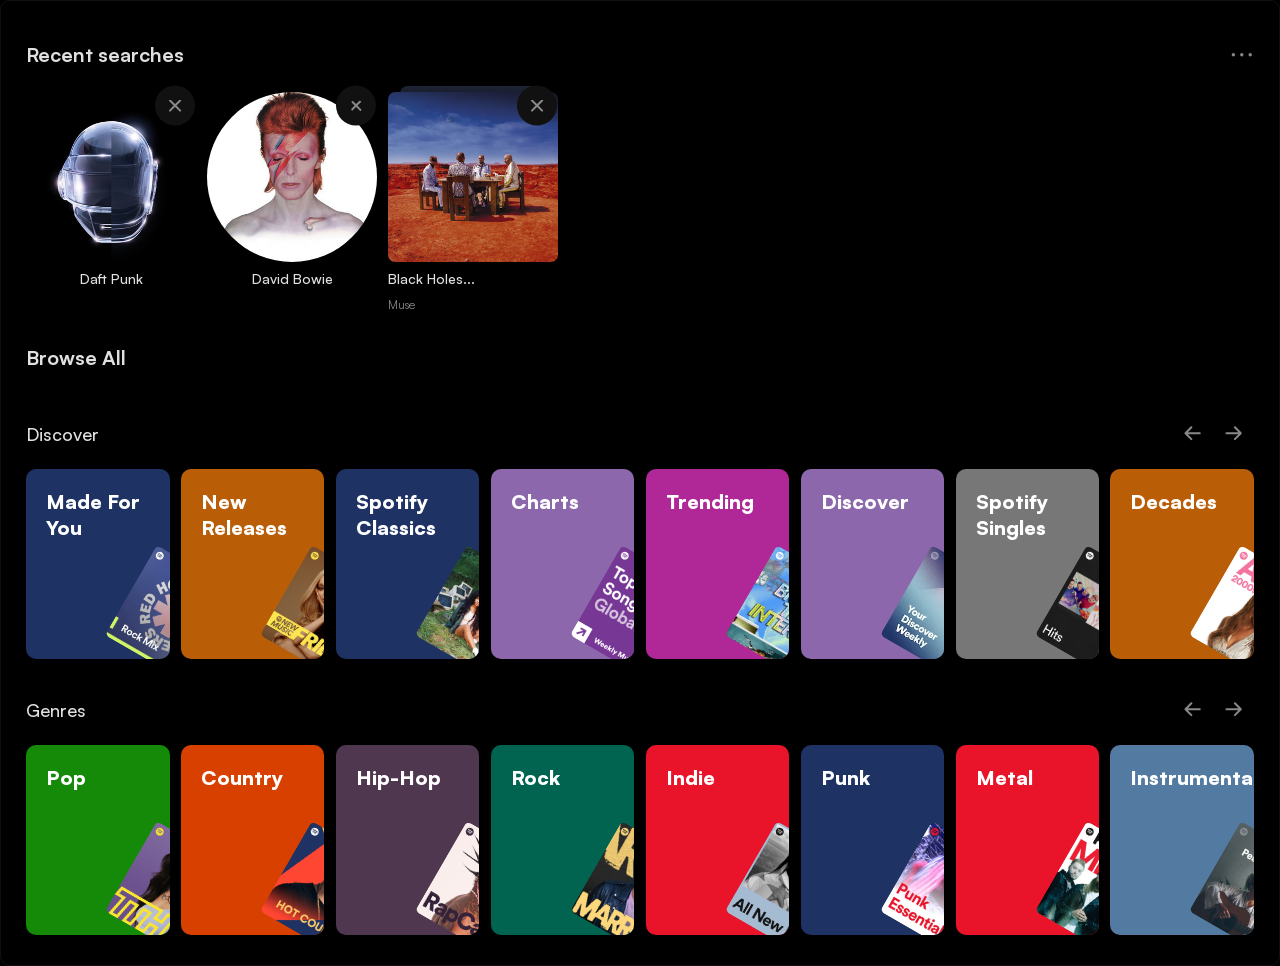
<file: search-cards.html>
<!DOCTYPE html>
<html lang="en">
<head>
    <meta charset="UTF-8">
    <meta name="viewport" content="width=device-width, initial-scale=1.0">
    <title>Document</title>
    <link rel="stylesheet" href="./assets/fonts/fonts.css">
    <link rel="stylesheet" href="css/style.css">
</head>
<body>
    <!-- Koki -->
    <!-- desctop header -->
     <header>



     </header>
    


     <!-- nutsa -->
     <!-- sidebar -->
     <aside></aside>


    <!-- Main section -->
     <main class="main">

        <!-- Home section -->
        

        <!-- Recent Searches  -->

            <div class="card-list-header">
                <h2>Recent searches</h2>
                
                <div>
                    <img src="./assets/images/Icons-large/tripple dots.svg" alt="">
                </div>
            </div>



        <!-- Search cards Section -->

        <div class="search-X-card-list">



             <!-- X marked Card -->

            <div class="search-card-x-doublelayer-container">
                <div class="x-card-image-container">
                <div class="x-mark-cont">
                    <img src="./assets/images/Icons-large/x mark on the card.svg" alt="x mark on the card">
                </div>
                <img src="./assets/images/home-mix-cards/daftpunkhelmblackwhite.png" alt="" class="x-card-image">
                </div>
                <div class="doublelayer-x-card-text">
                    <div class="doublelayer-x-card-text-header">
                        <h3>Daft Punk</h3>
                       
                    </div>
                    
                </div>   
                </div>









                 <!-- X marked Card -->

            <div class="search-card-x-doublelayer-container">
                <div class="x-card-image-container">
                <div class="x-mark-cont">
                    <img src="./assets/images/Icons-large/x mark on the card.svg" alt="x mark on the card">
                </div>
                <img src="./assets/images/home-mix-cards/davidbowie.png" alt="" class="x-card-image">
                
                </div>
                <div class="doublelayer-x-card-text">
                    <div class="doublelayer-x-card-text-header">
                        <h3>David Bowie</h3>
                       
                    </div>
                    
                </div>   
                </div>













            <!-- X marked Card -->

            <div class="search-card-x-doublelayer-container">
                <div class="x-card-image-container">
                <div class="x-mark-cont">
                    <img src="./assets/images/Icons-large/x mark on the card.svg" alt="x mark on the card">
                </div>
                <img src="./assets/images/home-mix-cards/museblackholes.png" alt="" class="x-card-image">
                <div class="x-card-layer"></div>
                </div>
                <div class="doublelayer-x-card-text">
                    <div class="doublelayer-x-card-text-header">
                        <h3>Black Holes...</h3>
                       
                    </div>
                    <p>Muse</p>
                </div>   
                </div>


        </div>

        <!-- Browse All Header -->
        <div class="card-list-header">
                <h2>Browse All</h2>
            </div>

        <!-- Image Card Header -->
        <div class="card-list-header">
                <h3>Discover</h3>
                
                <div>
                    <img src="./assets/images/Icons-large/Name=Arrow-Left, Filled=No.svg" alt="">
                    <img src="./assets/images/Icons-large/Name=Arrow-Right, Filled=No.svg" alt="">
                </div>
        </div>    

        <!-- Image Card List -->

        <div class="image-cards-list">



            <!-- Image Card -->
            <div class="card-inside-image-container redhotchilliszablue">
                <div class="card-inside-image-text">
                    <h3>Made For</h3>
                    <h3>You</h3>
                </div>
                
                <img src="./assets/images/home-mix-cards/redhotchillieyellow.png" alt="">
              </div>



              <!-- Image Card -->
            <div class="card-inside-image-container arianagrandeorange">
                <div class="card-inside-image-text">
                    <h3>New</h3>
                    <h3>Releases</h3>
                </div>
                
                <img src="./assets/images/home-mix-cards/arianagrandefriday.png" alt="">
              </div>



                <!-- Image Card -->
            <div class="card-inside-image-container redhotchilliszablue">
                <div class="card-inside-image-text">
                    <h3>Spotify</h3>
                    <h3>Classics</h3>
                </div>
                
                <img src="./assets/images/home-mix-cards/szacomputer.png" alt="">
              </div>


                <!-- Image Card -->
            <div class="card-inside-image-container chartspink">
                <div class="card-inside-image-text">
                    <h3>Charts</h3>
                    
                </div>
                
                <img src="./assets/images/home-mix-cards/globalpurple.png" alt="">
              </div>



               <!-- Image Card -->
            <div class="card-inside-image-container trendingpink">
                <div class="card-inside-image-text">
                    <h3>Trending</h3>
                    
                </div>
                
                <img src="./assets/images/home-mix-cards/bigoninternet.png" alt="">
              </div>


                 <!-- Image Card -->
            <div class="card-inside-image-container chartspink">
                <div class="card-inside-image-text">
                    <h3>Discover</h3>
                    
                </div>
                
                <img src="./assets/images/home-mix-cards/spotlightdiscoverweekly.png" alt="">
              </div>



                 <!-- Image Card -->
            <div class="card-inside-image-container singlesgrey">
                <div class="card-inside-image-text">
                    <h3>Spotify</h3>
                    <h3>Singles</h3>
                </div>
                
                <img src="./assets/images/home-mix-cards/hits.png" alt="">
              </div>


                 <!-- Image Card -->
            <div class="card-inside-image-container arianagrandeorange">
                <div class="card-inside-image-text">
                    <h3>Decades</h3>
                    
                </div>
                
                <img src="./assets/images/home-mix-cards/beyoallout.png" alt="">
              </div>

        </div>

        <!-- Image Card Header -->
        <div class="card-list-header">
                <h3>Genres</h3>
                
                <div>
                    <img src="./assets/images/Icons-large/Name=Arrow-Left, Filled=No.svg" alt="">
                    <img src="./assets/images/Icons-large/Name=Arrow-Right, Filled=No.svg" alt="">
                </div>
        </div>    

        <!-- Image Card List -->

        <div class="image-cards-list">



            <!-- Image Card -->
            <div class="card-inside-image-container popgreen">
                <div class="card-inside-image-text">
                    <h3>Pop</h3>
                    
                </div>
                
                <img src="./assets/images/home-mix-cards/purpleolivia.png" alt="">
              </div>



              <!-- Image Card -->
            <div class="card-inside-image-container countreyorange">
                <div class="card-inside-image-text">
                    <h3>Country</h3>
                    
                </div>
                
                <img src="./assets/images/home-mix-cards/hotcountry.png" alt="">
              </div>



                <!-- Image Card -->
            <div class="card-inside-image-container rapbrown">
                <div class="card-inside-image-text">
                    <h3>Hip-Hop</h3>
                   
                </div>
                
                <img src="./assets/images/home-mix-cards/rapliluzi.png" alt="">
              </div>


                <!-- Image Card -->
            <div class="card-inside-image-container rockgreen">
                <div class="card-inside-image-text">
                    <h3>Rock</h3>
                    
                </div>
                
                <img src="./assets/images/home-mix-cards/marrow.png" alt="">
              </div>



               <!-- Image Card -->
            <div class="card-inside-image-container indiered">
                <div class="card-inside-image-text">
                    <h3>Indie</h3>
                    
                </div>
                
                <img src="./assets/images/home-mix-cards/indieallnew.png" alt="">
              </div>


                 <!-- Image Card -->
            <div class="card-inside-image-container redhotchilliszablue">
                <div class="card-inside-image-text">
                    <h3>Punk</h3>
                    
                </div>
                
                <img src="./assets/images/home-mix-cards/punkessentials.png" alt="">
              </div>



                 <!-- Image Card -->
            <div class="card-inside-image-container indiered">
                <div class="card-inside-image-text">
                    <h3>Metal</h3>
                    
                </div>
                
                <img src="./assets/images/home-mix-cards/kickassmetal.png" alt="">
              </div>


                 <!-- Image Card -->
            <div class="card-inside-image-container instrumentalblue">
                <div class="card-inside-image-text">
                    <h3>Instrumental</h3>
                    
                </div>
                
                <img src="./assets/images/home-mix-cards/peacefulguitar.png" alt="">
              </div>

        </div>

              
        
        

              



                
                



               


                
                
                
               



     </main>

     <!-- davit -->
     <!-- footer -->
     <footer></footer>

</body>
</html>
</file>
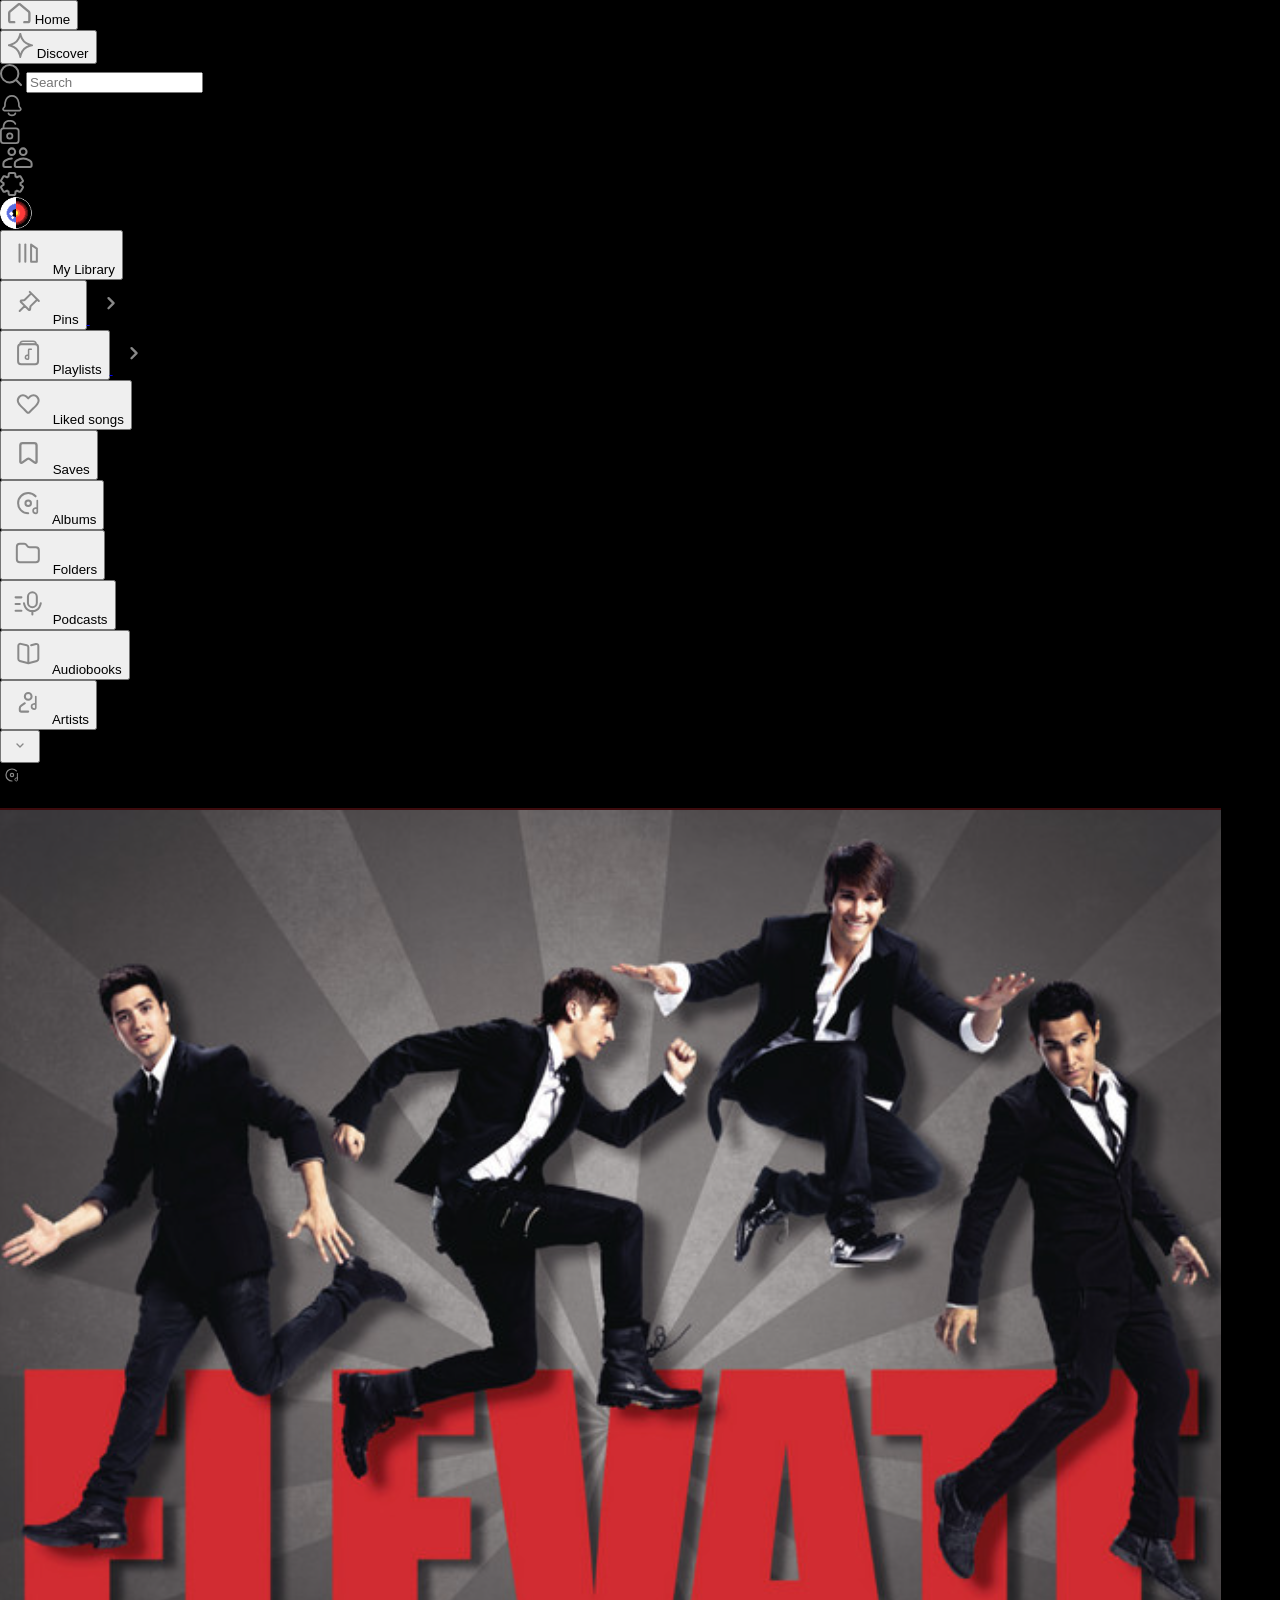
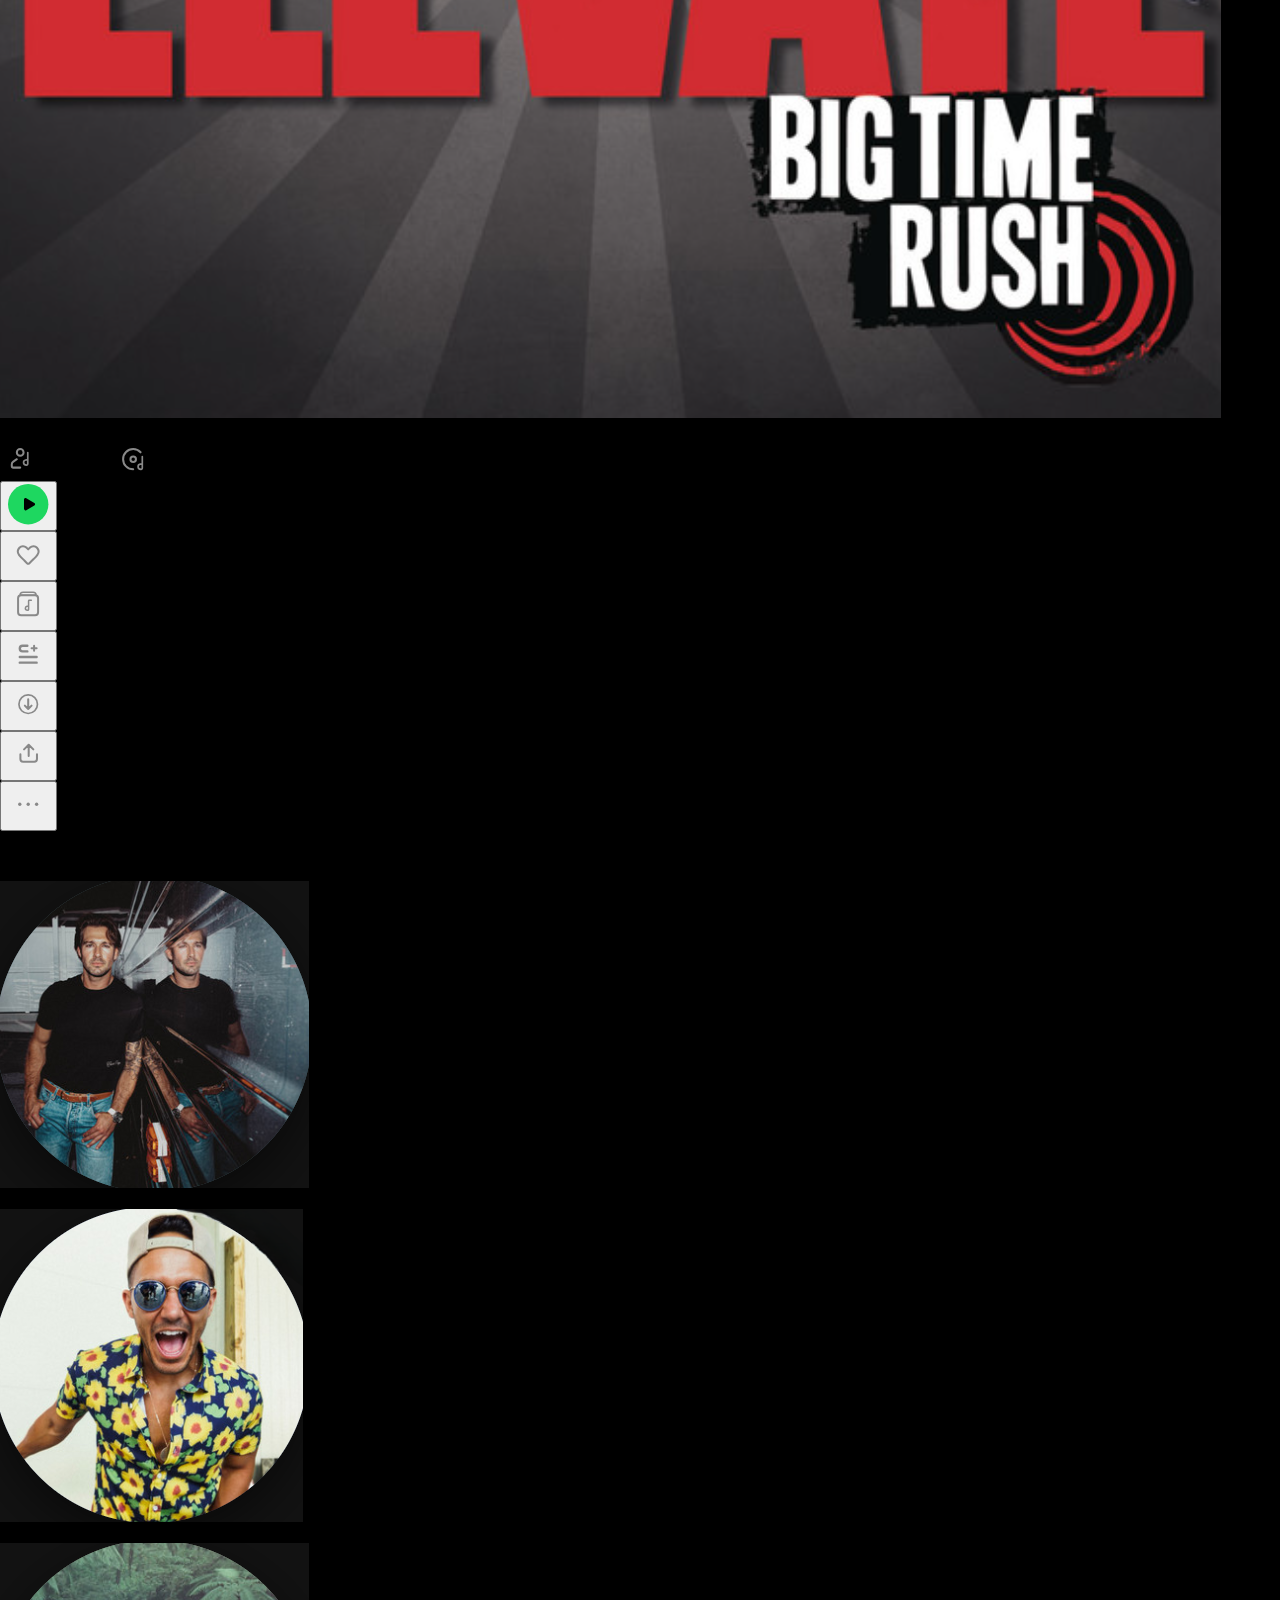
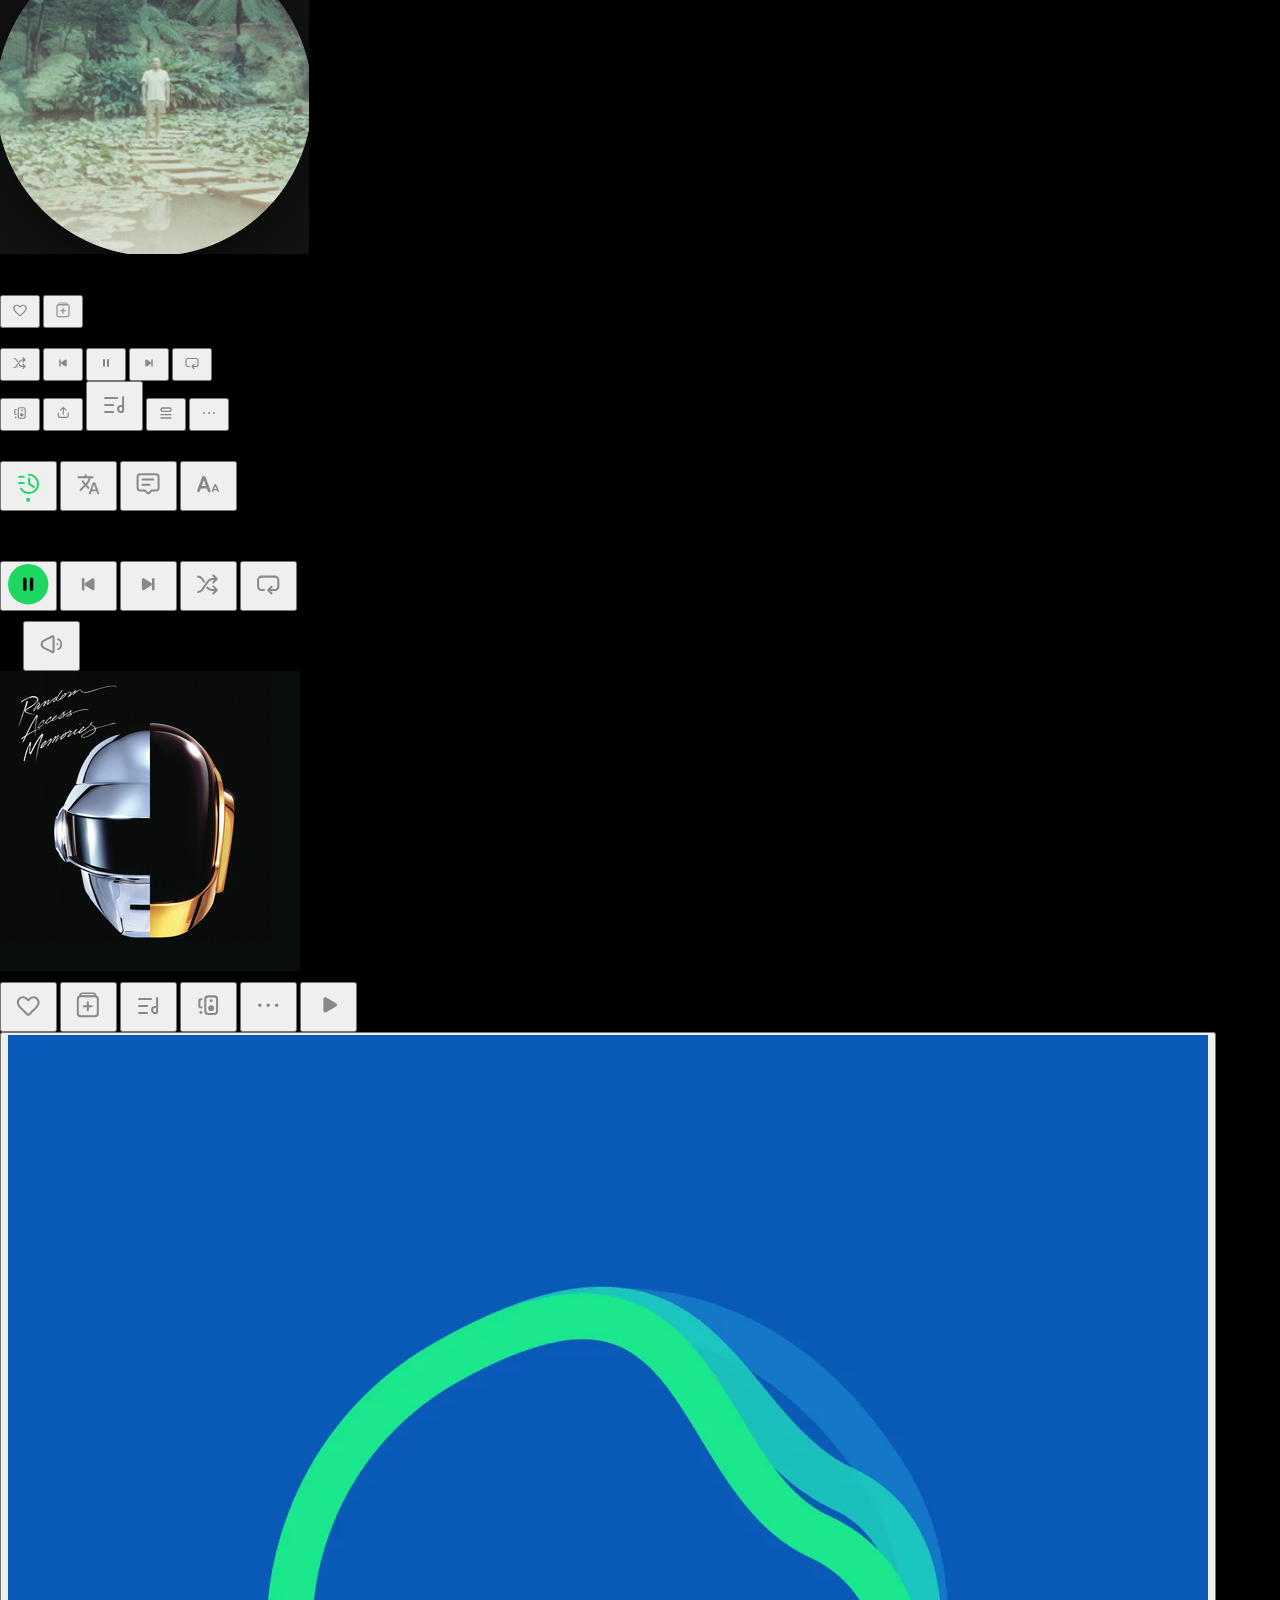
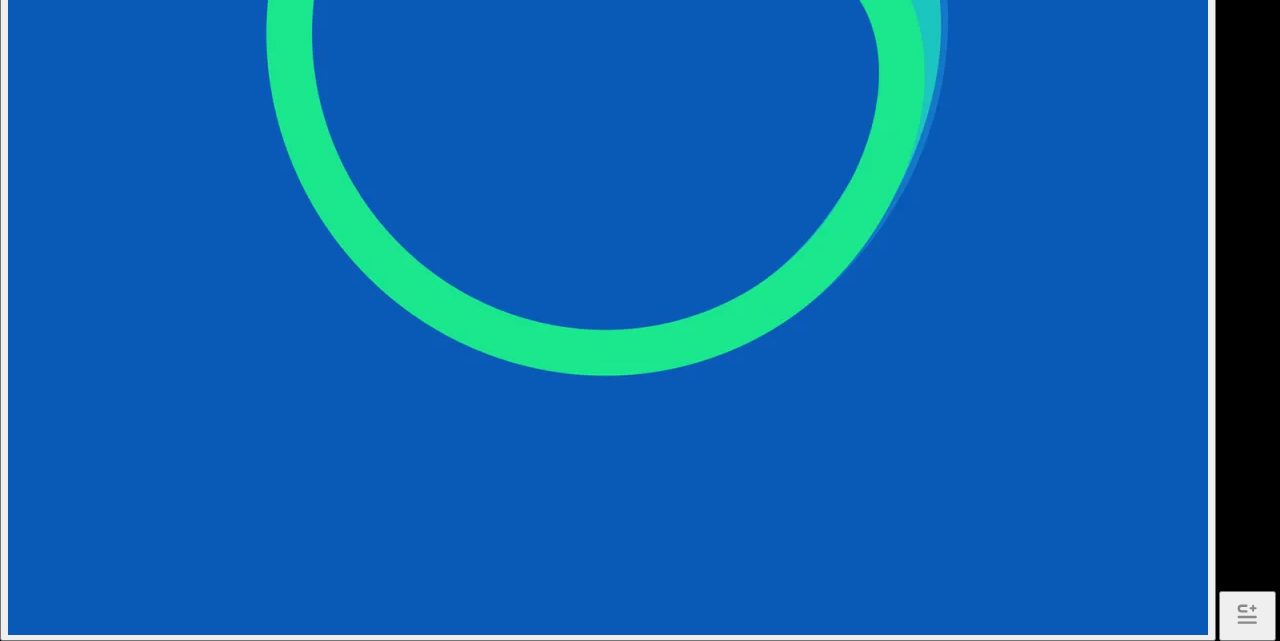
<file: song-now-playing.html>
<!DOCTYPE html>
<html lang="en">
<head>
    <meta charset="UTF-8">
    <meta name="viewport" content="width=device-width, initial-scale=1.0">
    <title>Songpage - now playing</title>
    <link rel="stylesheet" href="./assets/fonts/fonts.css">
    <link rel="stylesheet" href="css/style.css">
</head>

    <body class="is-songpage">

        <!-- Koki -->
    <!-- desctop header -->

    <header class="header-desctop">

            
        
            
        <!-- header nav buttons and search input -->
        
        <div class="header-nav">
            <ul>
                <li class="active">
                    <a href="./index.html">
                        <button>
                            <span class="icon">
                                <img src="./assets/images/Icons-large/house no hover.svg" alt="House Icon">
                            </span>
                            <span class="item-label">Home</span>
                        </button>
                    </a>
                    
                </li>

                <li>
                    <a href="">
                        <button>
                            <span class="icon">
                                <img src="./assets/images/Icons-large/star discover.svg" alt="Discover Icon">
                            </span>
                            <span class="item-label">Discover</span>
                        </button>
                    </a>
                </li>
            </ul>
            
            
        
            <div class="search-container">
            <img src="./assets/images/Icons-large/magnifing glass.svg" alt="Search Icon">
            <input type="search" placeholder="Search">
            </div>
        
        </div>



        <div class="header-action-icons">
            <ul>
                <li><img src="./assets/images/Icons-large/bell.svg" alt="bell"></li>
                <li><img src="./assets/images/Icons-large/lock.svg" alt="lock"></li>
                <li><img src="./assets/images/Icons-large/group.svg" alt="group"></li>
                <li><img src="./assets/images/Icons-large/settings.svg" alt="settings"></li>
                <li><img src="./assets/images/Icons-large/profile icon.svg" alt="profile icon"></li>
            </ul>
        </div>
    
    </header>


     <!-- nutsa -->
     <!-- sidebar -->
     <aside class="sidebar">
        <ul class="sidebar-content">

            <!-- My Library start -->
            <li class="sidebar-items">
                <a href="">
                    <button class="sidebar-item">
                        <img src="assets/images/Icons-large/Name=Library, Filled=No.svg" class="icon" alt="albums icon">
                        <span class="item-label">My Library</span>
                    </button>
                </a>
                
            </li>
            <!-- My Library end -->

            <li class="sidebar-items">
                <a href="./cards-library.html">
                    <button class="sidebar-item">
                        <img src="assets/images/Icons-large/Name=Pin, Filled=No.svg" class="icon" alt="pin icon">
                        <span class="item-label">Pins</span>
                    </button>
                </a>
                    <img src="assets/images/Icons-large/Name=Right, Filled=No.svg" class="sidebar-arrow" class="sidebar arrow">
               
                
            </li>


            <li class="sidebar-items">
                <a href="/">
                    <button class="sidebar-item">
                        <img src="assets/images/Icons-large/Name=Playlist, Filled=No.svg" class="icon" alt="playlist icon">
                        <span class="item-label">Playlists</span>
                    </button>
                </a>
                    <img src="assets/images/Icons-large/Name=Right, Filled=No.svg" class="sidebar-arrow" class="sidebar arrow">
               
                
            </li>

            <li class="sidebar-items">
                <a href="./pages/librarylist.html">
                    <button class="sidebar-item">
                        <img src="assets/images/Icons-large/Name=Like, Filled=No.svg" class="icon" alt="liked song icon">
                        <span class="item-label">Liked songs</span>
                    </button>
                </a>
            </li>

            <li class="sidebar-items">
                <a href="">
                    <button class="sidebar-item">
                        <img src="assets/images/Icons-large/Name=Save, Filled=No.svg" class="icon" alt="saved icon">
                        <span class="item-label">Saves</span>
                    </button>
                </a>
                
            </li>

            <li class="sidebar-items">
                <a href="./pages/album.html">
                    <button class="sidebar-item">
                        <img src="assets/images/Icons-large/Name=Album, Filled=No.svg" class="icon" alt="albums icon">
                        <span class="item-label">Albums</span>
                    </button>
                </a>
            </li>

            <li class="sidebar-items">
                <a href="">
                    <button class="sidebar-item">
                        <img src="assets/images/Icons-large/Name=Folder, Filled=No.svg" class="icon" alt="Folders icon">
                        <span class="item-label">Folders</span>
                    </button>
                </a>
            </li>

            <li class="sidebar-items">
                <a href="">
                    <button class="sidebar-item">
                        <img src="assets/images/Icons-large/Name=Podcast, Filled=No.svg" class="icon" alt="podcasts icon">
                        <span class="item-label">Podcasts</span>
                    </button>
                </a>
                
            </li>

            <li class="sidebar-items">
                <a href="">
                    <button class="sidebar-item">
                        <img src="assets/images/Icons-large/Name=Audiobook, Filled=No.svg" class="icon" alt="audiobooks icon">
                        <span class="item-label">Audiobooks</span>
                    </button>
                </a>
            </li>

            <li class="sidebar-items">
                <a href="./artist-homepage.html">
                    <button class="sidebar-item">
                        <img src="assets/images/Icons-large/Name=Artist, Filled=No.svg" class="icon" alt="artists icon">
                        <span class="item-label">Artists</span>
                    </button>
                </a>
            </li>
        </ul>
     </aside>

    <!-- main container for song, now-playing parts -->
    <main class="now-playing">
        <div class="blured-background"></div>

        <div class="songpage-wrapper" id="main-player-container">

            <header class="mobile-header hide-desktop">

                <button class="icon-btn">
                    <img src="assets/images/Icons-small/Property 1=Down.svg" alt="down icon">
                </button>

                <div class="mobile-header-center">
                    <img class="album-icon" src="assets/images/Icons-small/Property 1=Album.svg" alt="album icon">
                    <span class="mobile-header-text">Elevate</span>
                </div>

            </header>

            <!-- mobile-only lyrics -->
            <div class="mobile-lyrics-inline hide-desktop">
                <div class="mobile-lyrics-block">
                    Like the legend of the phoenix, huh
                    All ends with beginnings
                    What keeps the planet spinning, ah
                    The force from the beginning, hm, look
                    We've come too far
                    To give up who we are
                    So let's raise the bar
                    And our cups to the stars
                    She's up all night 'til the sun
                    I'm up all night to get some
                </div>
            </div>


            <div class="track-header">

                <div class="album-pic">
                    <img src="assets/images/imgs/btr.png" alt="album art">
                </div>

                <div class="track-info hide-mobile">
                    <div class="title-row">
                        <h1 class="track-title">Nothing even matters</h1>
                        <h2 class="track-title2">Big Time Rush</h2>
                    </div>

                    <div class="info-row hide-mobile">
                            <span class="artist-name"><img class="info-icon" src="assets/images/Icons-large/Name=Artist, Filled=No.svg" alt="artist icon"> Big Time Rush</span>
                            <span class="dot"></span>
                            <span class="album-name"><img class="info-icon" src="assets/images/Icons-large/Name=Album, Filled=No.svg" alt="album icon">Elevate</span>
                            <span class="dot"></span>
                            <span class="adt-info">2011</span> 
                            <span class="dot"></span>
                            <span class="adt-info">4:59</span>
                            <span class="dot"></span>
                            <span class="adt-info">2,659,263</span>
                    </div>

                    <ul class="icon-bar">
                        <li><button class="icon-btn"><img src="assets/images/Icons-large/Name=Play, Filled=No.svg" alt="play"></button></li>
                        <li><button class="icon-btn"><img src="assets/images/Icons-large/Name=Like, Filled=No.svg" alt="like"></button></li>
                        <li><button class="icon-btn"><img src="assets/images/Icons-large/Name=Playlist, Filled=No.svg" alt="playlist"></button></li>
                        <li><button class="icon-btn"><img src="assets/images/Icons-large/Name=Add to Queue, Filled=No.svg" alt="add to queue"></button></li>
                        <li><button class="icon-btn"><img src="assets/images/Icons-large/Name=Download, Filled=No.svg" alt="download"></button></li>
                        <li><button class="icon-btn"><img src="assets/images/Icons-large/Name=Share, Filled=No.svg" alt="share"></button></li>
                        <li><button class="icon-btn"><img src="assets/images/Icons-large/Name=More, Filled=No.svg" alt="more"></button></li>
                    </ul>

                    <ul class="genres">
                        <li class="genre">Funk</li>
                        <li class="genre">Electronic music</li>
                        <li class="genre">Disco</li>
                        <li class="genre">Soft Rock</li>
                        <li class="genre">Progressive pop</li>
                    </ul>

                    <ul class="artist-list hide-mobile">
                        <li class="sub-artist">
                            <img class="img-subartist" src="assets/images/imgs/james.png" alt="james maslow" >
                            <div class="names">
                                <p class="name">James Maslow</p>
                                <p class="role">Main artist</p>
                            </div>
                        </li>

                        <li class="sub-artist">
                            <img class="img-subartist" src="assets/images/imgs/carlos.png" alt="carlos" >
                            <div class="names">
                                <p class="name">Carlos PenaVega</p>
                                <p class="role">Main artist, Lyricist</p>
                            </div>
                        </li>

                        <li class="sub-artist">
                            <img class="img-subartist" src="assets/images/imgs/kendal.png" alt="Kendal" >
                            <div class="names">
                                <p class="name">Kendal Schmidt</p>
                                <p class="role">Main artist, Composer</p>
                            </div>
                        </li>
                    </ul>
                </div>
            </div>


            <div class="mobile-track-info hide-desktop">
                <div class="mobile-title-row">
                    <div class="mobile-titles">
                        <h1 class="track-title">Nothing even matters</h1>
                        <h2 class="track-title2">Big Time Rush</h2>
                    </div>
                    <div class="mobile-actions">
                        <button class="icon-btn">
                            <img src="assets/images/Icons-small/Property 1=Like.svg" alt="like">
                        </button>
                        <button class="icon-btn">
                            <img src="assets/images/Icons-small/Property 1=Add to Playlist.svg" alt="add to playlist">
                        </button>
                    </div>
                </div>
            </div>

            <div class="songpage_player__progress hide-desktop">
                <time class="songpage_track-time">2:23</time>
                <div class="songpage_progress-bar">
                    <div class="songpage_progress_bar__fill"></div>
                </div>
                    <time class="songpage_track-time">-0:45</time>
            </div>

            <div class="songpage_player-row hide-desktop">
                <button class="songpage_player__btn"><img src="assets/images/Icons-small/Property 1=Shuffle.svg" alt="shuffle"></button>
                <button class="songpage_player__btn"><img src="assets/images/Icons-small/Property 1=Prev.svg" alt="previous"></button>
                <button class="songpage_player__btn player__btn--play"><img src="assets/images/Icons-small/Property 1=Pause Simple.svg" alt="pause"></button>
                <button class="songpage_player__btn"><img src="assets/images/Icons-small/Property 1=Next.svg" alt="next"></button>
                <button class="songpage_player__btn"><img src="assets/images/Icons-small/Property 1=Loop.svg" alt="loop"></button>
            </div>

           
            <div class="mobile-bottom-bar hide-desktop">
                <button class="icon-btn"><img src="assets/images/Icons-small/Property 1=Variant16.svg" alt="idk whats that"></button>
                <button class="icon-btn"><img src="assets/images/Icons-small/Property 1=Share.svg" alt="share"></button>
                <button class="icon-btn" id="mobile-lyrics-btn"><img src="assets/images/Icons-large/Name=Lyrics, Filled=No.svg" alt="playlist"></button>
                <button class="icon-btn"><img src="assets/images/Icons-small/Property 1=Queue.svg" alt="queue"></button>
                <button class="icon-btn"><img src="assets/images/Icons-small/Property 1=More.svg" alt="more"></button>
            </div>

        </div>

        <section class="lyrics-section">
            <div class="lyrics-container">
                <nav class="lyrics-tabs hide-mobile">
                    <ul>
                        <li class="active">Lyrics</li>
                        <li>Credits</li>
                        <li>More like this</li>
                    </ul>
                </nav>

                <div class="lyrics-content-wrapper">
                    <aside class="lyrics-sidebar hide-mobile">
                        <button class="icon-btn"><img src="assets/images/Icons-large/Name=Synced Lyrics, Filled=Yes.svg" alt="sync"></button>
                        <button class="icon-btn"><img src="assets/images/Icons-large/Name=Translate, Filled=No.svg" alt="translate"></button>
                        <button class="icon-btn"><img src="assets/images/Icons-large/Name=Notes, Filled=No.svg" alt="notes"></button>
                        <button class="icon-btn"><img src="assets/images/Icons-large/Name=Font, Filled=No.svg" alt="font"></button>
                    </aside>
                    
                    <!--lyrics part for desktop only -->
                    <article class="lyrics-text">
                        <div class="lyrics-block">
                            Like the legend of the phoenix, huh
                            All ends with beginnings
                            What keeps the planet spinning, ah
                            The force from the beginning, hm, look
                            We've come too far
                            To give up who we are
                            So let's raise the bar
                            And our cups to the stars
                            She's up all night 'til the sun
                            I'm up all night to get some
                            She’s up all night for good fun
                            I’m up all night to get lucky
                            We’re up all night ‘til the sun
                            We’re up all night to get some
                            We’re up all night for good fun
                            We’re up all night to get lucky
                            We’re up all night to get lucky
                            We’re up all night to get lucky
                            We’re up all night to get lucky
                            We’re up all night to get lucky
                            The present has no rhythm
                            Your gift keeps on giving
                            What is this I’m feeling?
                            If you want to leave, I’m with it
                            We’ve come too far
                            To give up who we are
                            So let’s raise the bar
                            And our cups to the stars
                            She's up all night 'til the sun
                            I'm up all night to get some
                            She’s up all night for good fun
                            I’m up all night to get lucky
                            We’re up all night ‘til the sun
                            We’re up all night to get some
                            We’re up all night for good fun
                            We’re up all night to get lucky
                            We’re up all night to get lucky
                            We’re up all night to get lucky
                            We’re up all night to get lucky
                            We’re up all night to get lucky
                        </div>
                    </article>
                </div>
            </div> 
        </section>
    </main>
     
    
    
    <div class="control-bar">
        <div class="control-left">

            <div class="player">
                <button class="player__pause"><img src="./assets/images/Icons-large/Name=Pause, Filled=No.svg" alt="Pause"></button>
                <button class="player__btn"><img src="./assets/images/Icons-large/Name=Prev, Filled=No.svg" alt="Previous"></button>
                <button class="player__btn"><img src="./assets/images/Icons-large/Name=Next, Filled=No.svg" alt="Next"></button>
                <button class="player__btn"><img src="./assets/images/Icons-large/Name=Shuffle, Filled=No.svg" alt="Shuffle"></button>
                <button class="player__btn"><img src="./assets/images/Icons-large/Name=Loop, Filled=No.svg" alt="Loop"></button>
            </div>

        </div>

        <div class="track-meta">

            <div class="player__progress">
                <time class="track-time">2:23</time>
                <div class="progress-bar">
                    <div class="progress-bar__fill"></div>
                </div>
                <time class="track-time">4:45</time>
                <button class="player__btn"><img src="./assets/images/Icons-large/Name=Volume, Filled=No.svg" alt="Volume"></button>
            </div>

                <img class="track-picture" src="./assets/images/Artists/daft_punk.png" alt="Daft Punk">
                <div class="track-info">
                    <span class="track-info-title">Get Lucky</span>
                    <span class="track-info-singer">Daft Punk</span>
                    <span class="track-info-album">Random Access Memories</span>
                </div>
        </div>

        <div class="control-right">

            <div class="global">
                <button class="player__btn"><img src="./assets/images/Icons-large/Name=Like, Filled=No.svg" alt="Like"></button>
                <button class="player__btn add-btn"><img src="./assets/images/Icons-large/Name=Add to Playlist, Filled=No.svg" alt="Add to Playlist"></button>
                <button class="player__btn"><img src="./assets/images/Icons-large/Name=Lyrics, Filled=No.svg" alt="Lyrics"></button>
                <button class="player__btn"><img src="./assets/images/Icons-large/Name=Device, Filled=No.svg" alt="Device"></button>
                <button class="player__btn"><img src="./assets/images/Icons-large/Name=More, Filled=No.svg" alt="More"></button>
                <button class="responsive-play-btn"><img src="./assets/images/Icons-large/Name=Play Simple, Filled=No.svg" alt="Play"></button>
            </div>

            <div class="additions">
                <button class="player__ai"><img src="./assets/images/Icons-large/ai.png" alt="AI"></button>
                <button class="player__btn"><img src="./assets/images/Icons-large/Name=Add to Queue, Filled=No.svg" alt="Queue"></button>
            </div>

        </div>

    </div>

    <!--  when you are on mobile and click on lyrics icon, this js code gives you lyrics, instead of album img and info, please try-->
    <script>
        document.addEventListener('DOMContentLoaded', () => {
        const lyricsBtn = document.getElementById('mobile-lyrics-btn');

        lyricsBtn.addEventListener('click', (e) => {
            e.stopPropagation();
            document.body.classList.toggle('show-lyrics');
            console.log("Lyrics view toggled!");
        });

        // Clicking lyrics section itself should NOT close it
        document.querySelector('.lyrics-section').addEventListener('click', (e) => {
            e.stopPropagation();
        });
        });
    </script>

    </body>
</html>
</file>
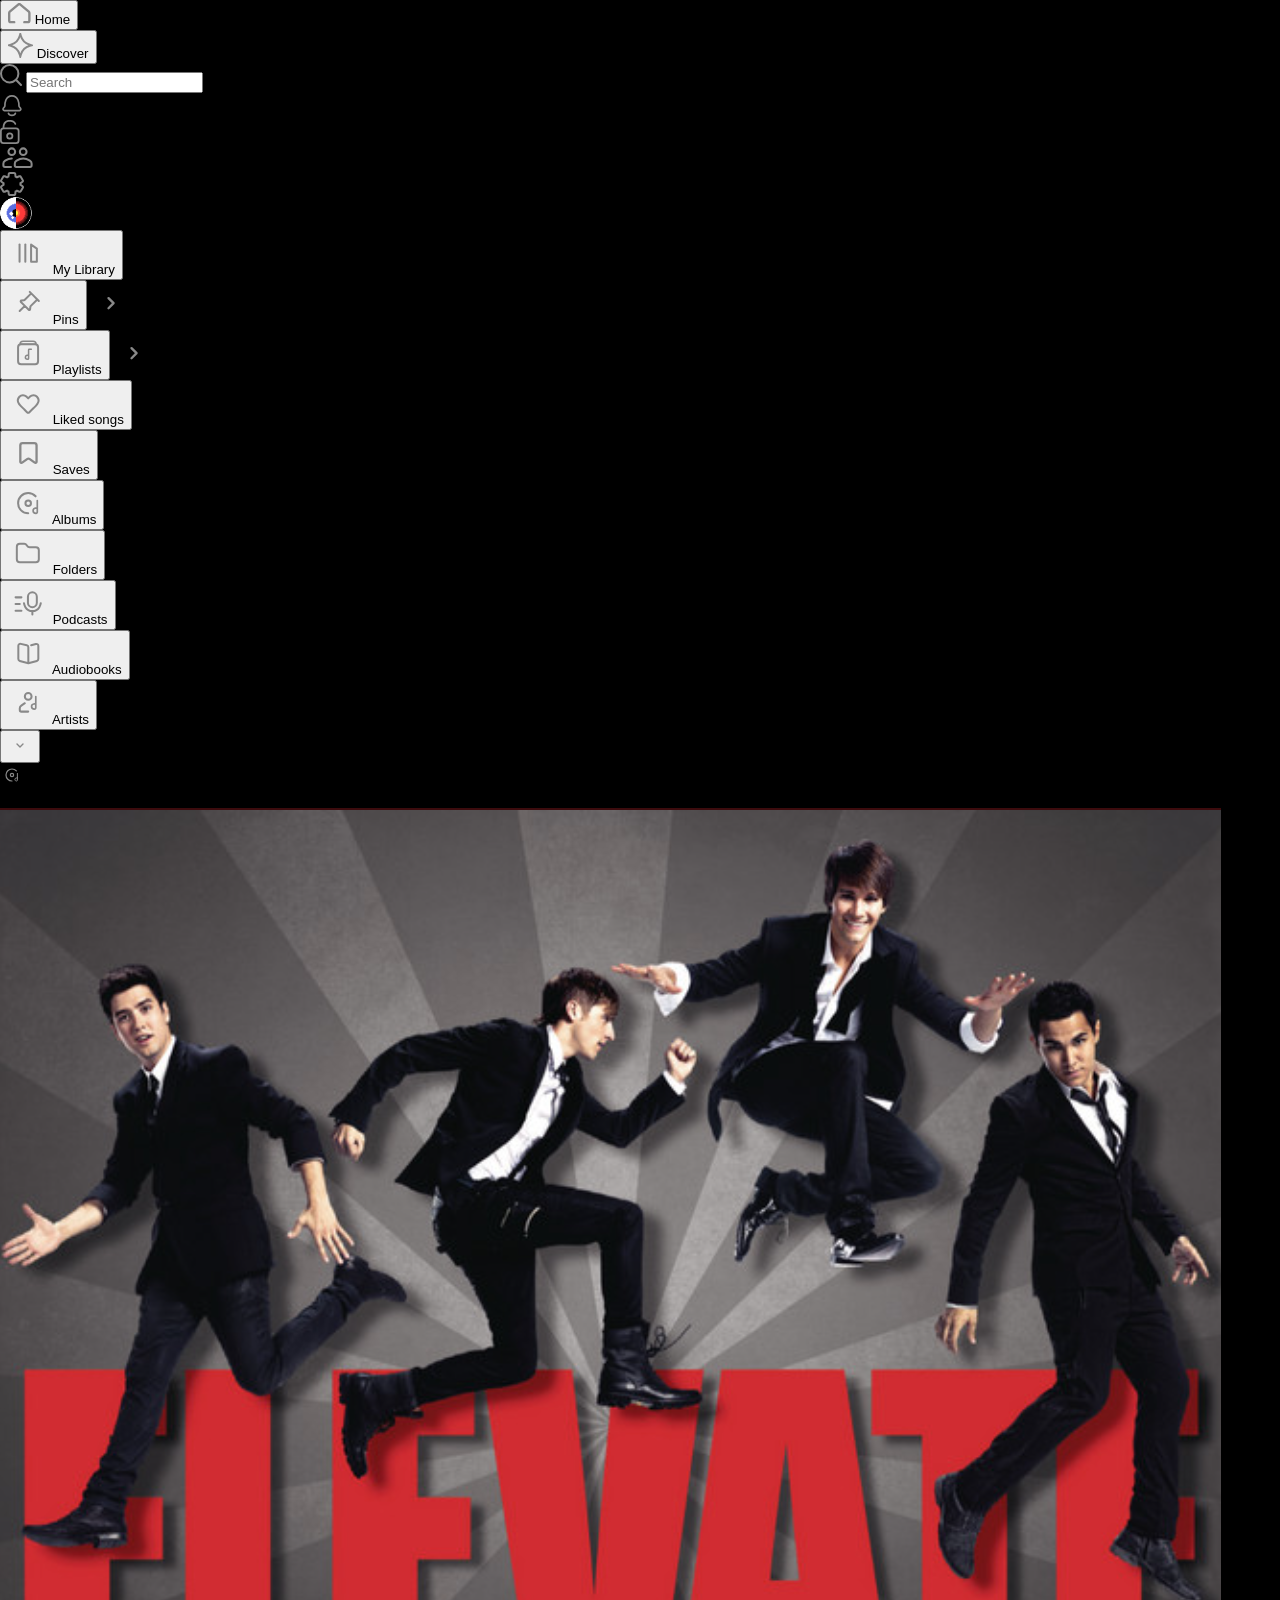
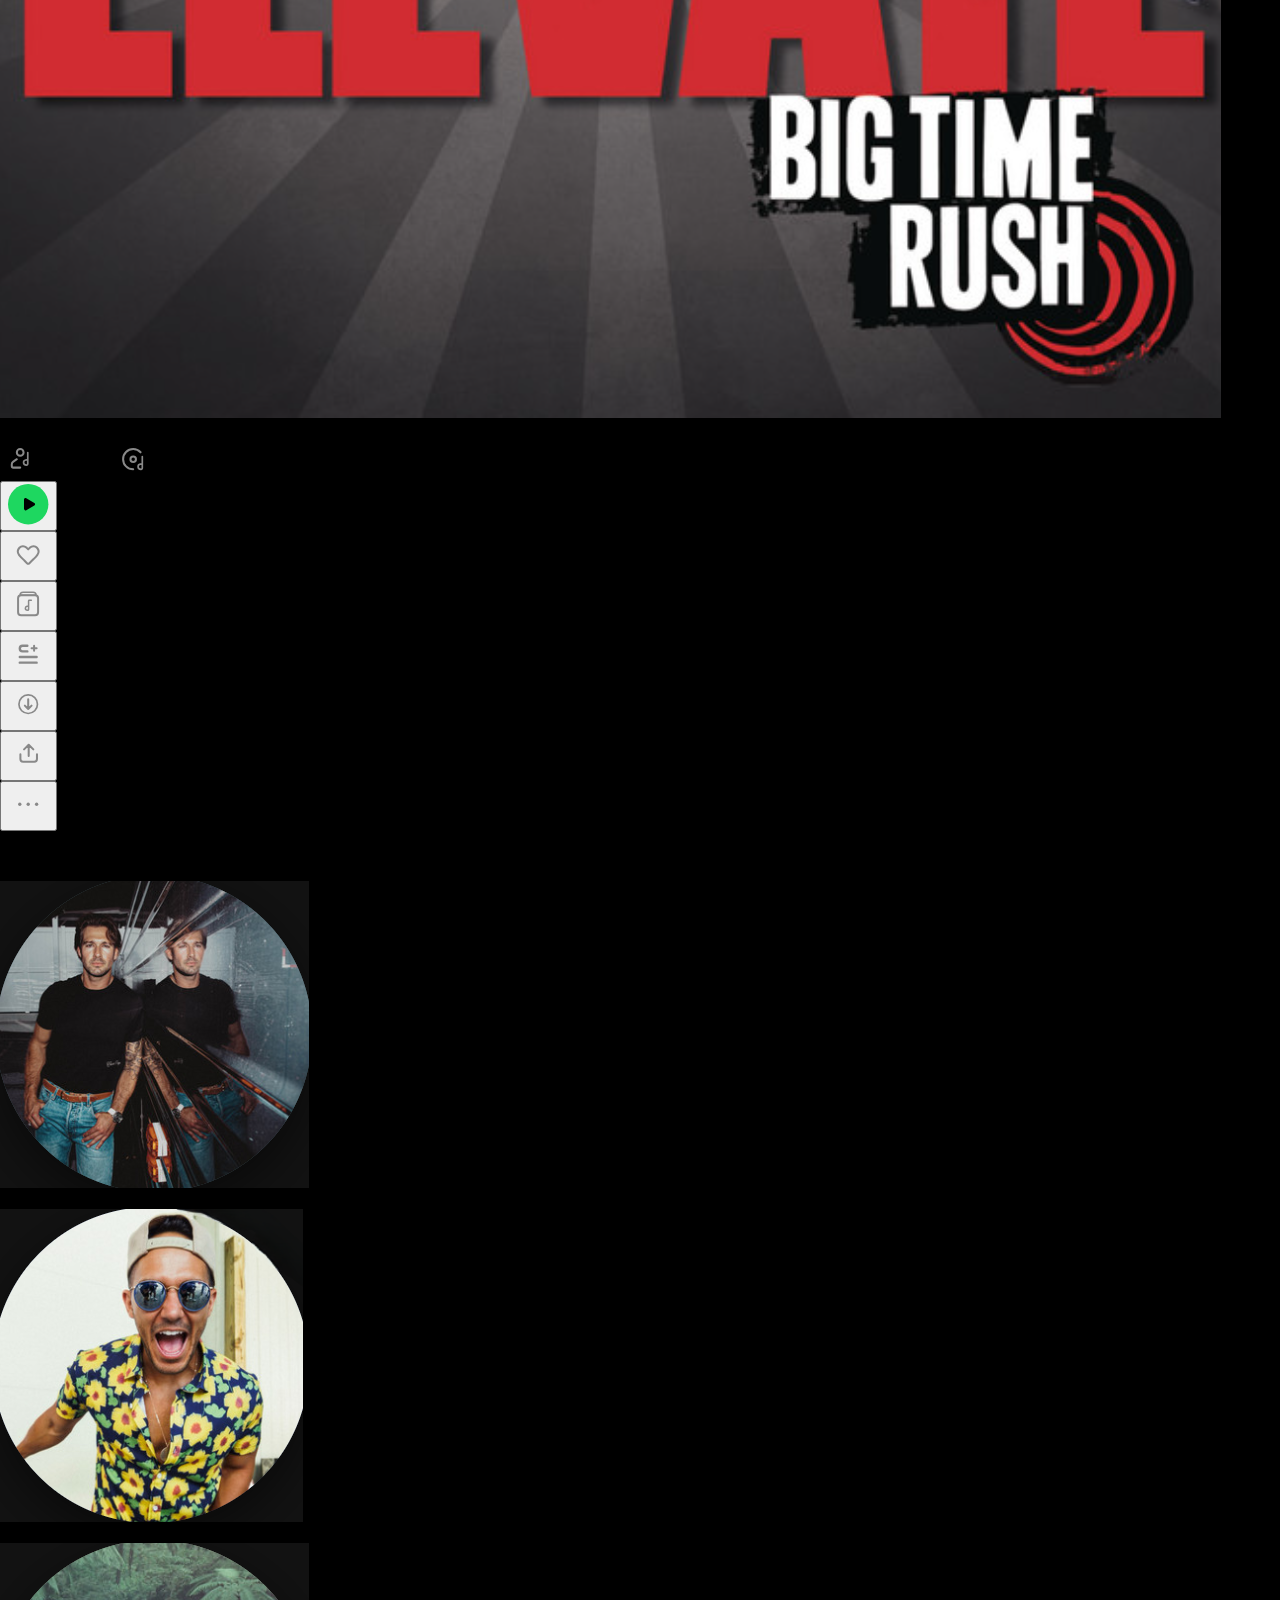
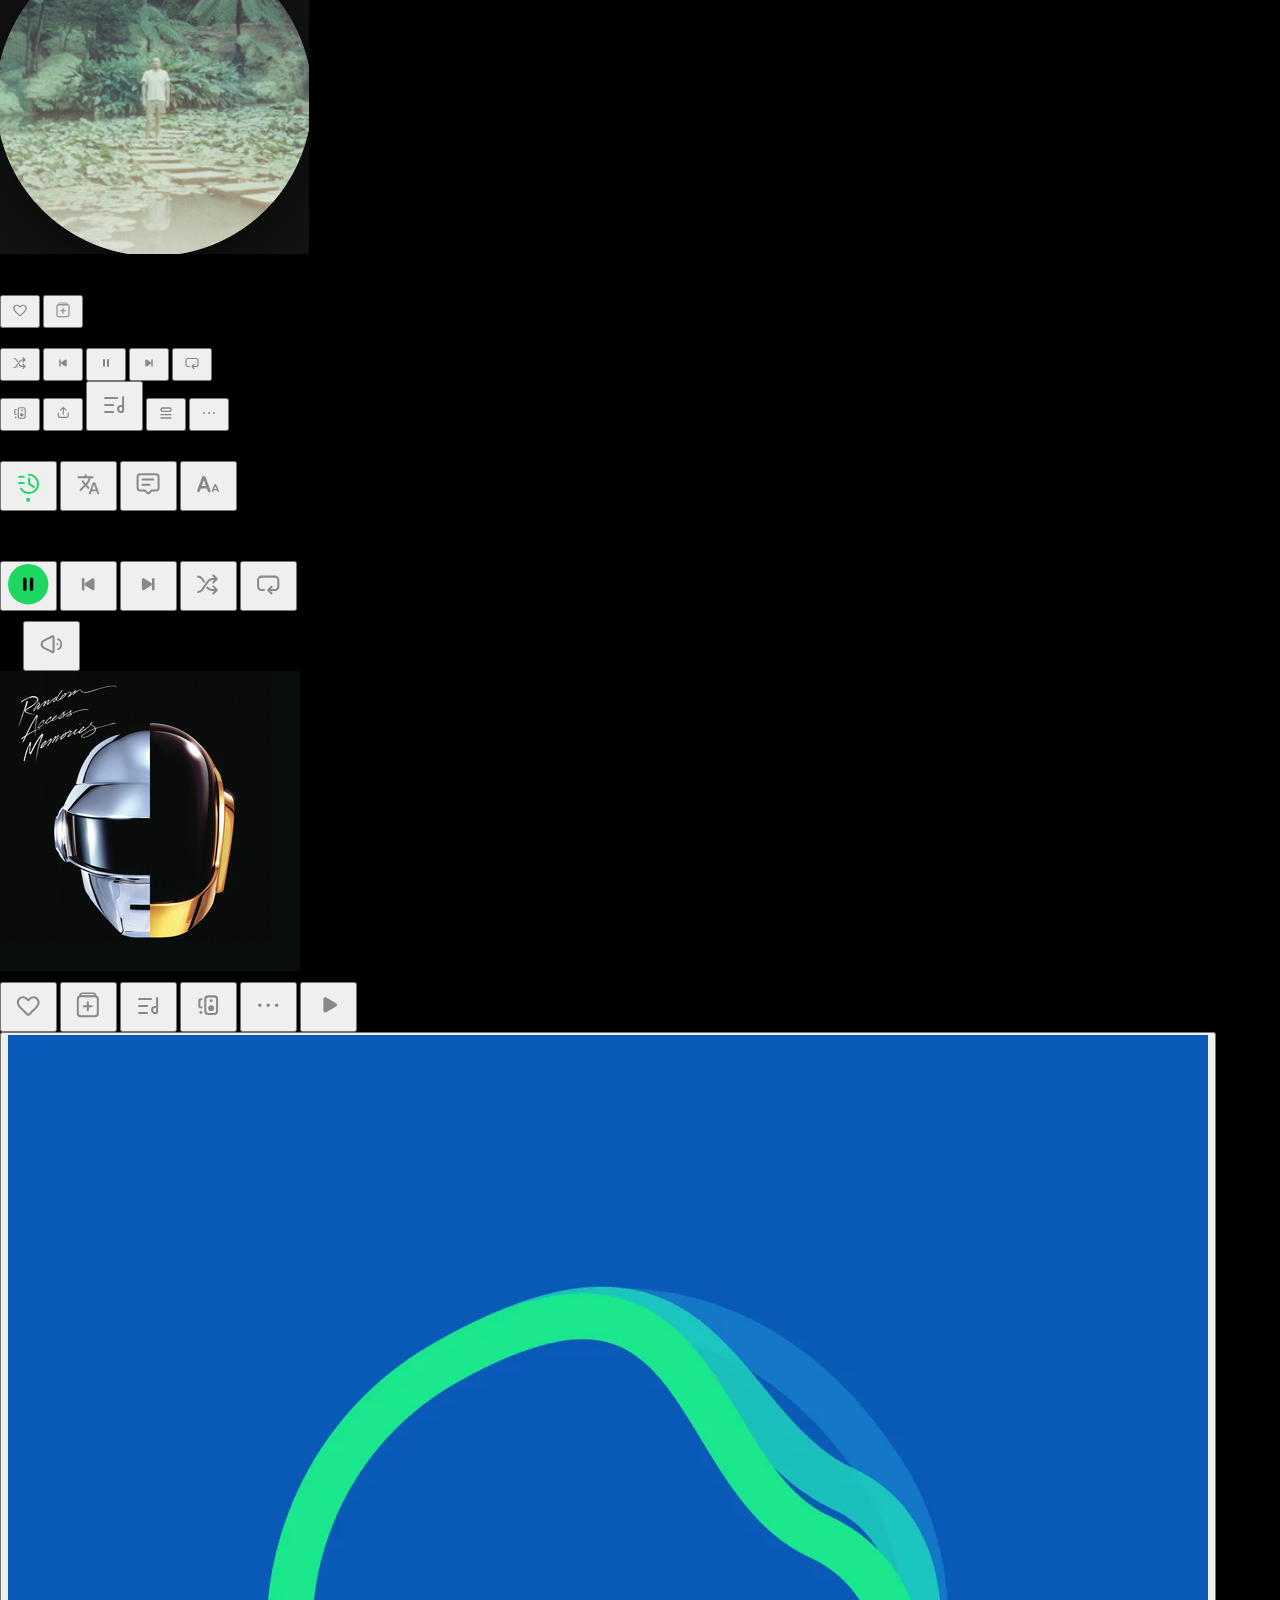
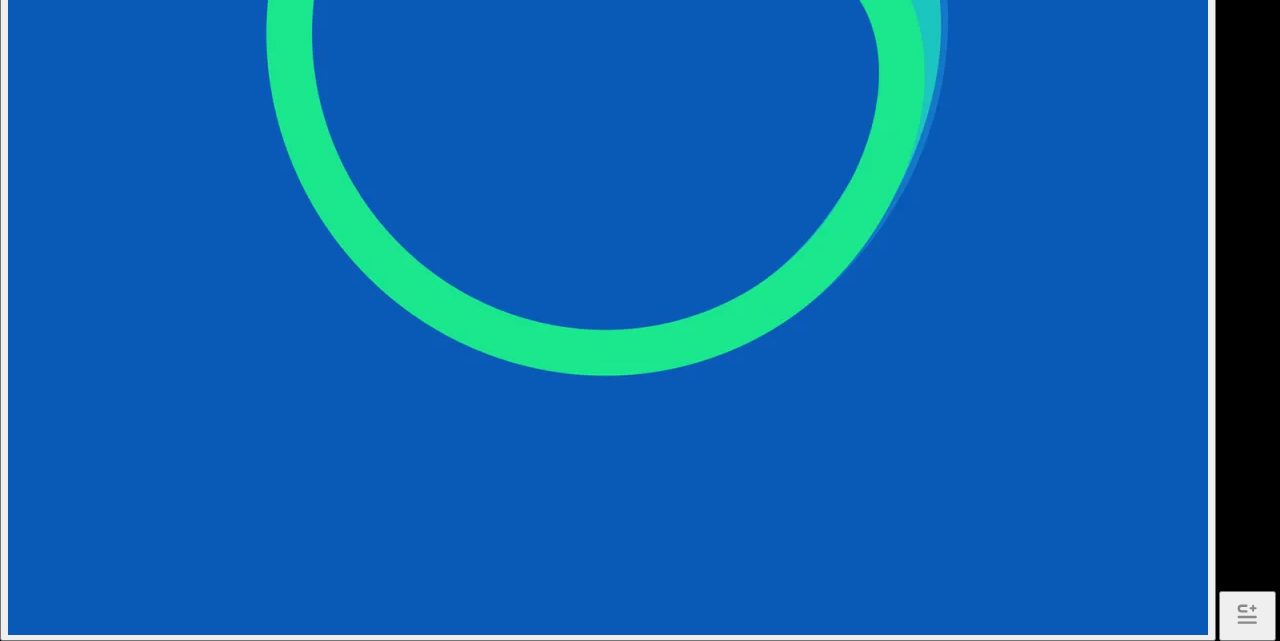
<file: song.html>
<!DOCTYPE html>
<html lang="en">
<head>
    <meta charset="UTF-8">
    <meta name="viewport" content="width=device-width, initial-scale=1.0">
    <title>Songpage - now playing</title>
    <link rel="stylesheet" href="./assets/fonts/fonts.css">
    <link rel="stylesheet" href="css/style.css">
</head>

    <body class="is-songpage">

        <!-- Koki -->
    <!-- desctop header -->

    <header class="header-desctop">
            <!-- header nav buttons and search input -->
            <div class="header-nav">
                <ul>
                    <li class="active">
                        <button>
                            <span class="icon">
                                <img src="./assets/images/Icons-large/house no hover.svg" alt="house">
                            </span>
                            <span class="item-label">Home</span>
                        </button>
                    </li>

                    <li>
                        <button>
                            <span class="icon">
                                <img src="./assets/images/Icons-large/star discover.svg" alt="discover">
                            </span>
                            <span class="item-label">Discover</span>
                        </button>
                    </li>
                </ul>
                
                
            
                <div class="search-container">
                <img src="./assets/images/Icons-large/magnifing glass.svg" alt="magnifing glass">
                <input type="search" placeholder="Search">
                </div>
            
            </div>



            <div class="header-action-icons">
                <ul>
                    <li><img src="./assets/images/Icons-large/bell.svg" alt="notifications"></li>
                    <li><img src="./assets/images/Icons-large/lock.svg" alt="lock"></li>
                    <li><img src="./assets/images/Icons-large/group.svg" alt="group"></li>
                    <li><img src="./assets/images/Icons-large/settings.svg" alt="settings"></li>
                    <li><img src="./assets/images/Icons-large/profile icon.svg" alt="profile icon"></li>
                </ul>
            </div>
        
    </header>


     <!-- nutsa -->
     <!-- sidebar -->
     <aside class="sidebar">
        <ul class="sidebar-content">

            <li class="sidebar-items">
                <button class="sidebar-item">
                    <img src="assets/images/Icons-large/Name=Library, Filled=No.svg" class="icon" alt="albums icon">
                    <span class="item-label">My Library</span>
                </button>
            </li>

            <li class="sidebar-items">
                <button class="sidebar-item">
                    <img src="assets/images/Icons-large/Name=Pin, Filled=No.svg" class="icon" alt="pin icon">
                    <span class="item-label">Pins</span>
                </button>
                <img src="assets/images/Icons-large/Name=Right, Filled=No.svg" class="sidebar-arrow" class="sidebar arrow">
            </li>

            <li class="sidebar-items">
                <button class="sidebar-item">
                    <img src="assets/images/Icons-large/Name=Playlist, Filled=No.svg" class="icon" alt="playlist icon">
                    <span class="item-label">Playlists</span>
                </button>
                <img src="assets/images/Icons-large/Name=Right, Filled=No.svg" class="sidebar-arrow" class="sidebar arrow">
            </li>

            <li class="sidebar-items">
                <button class="sidebar-item">
                    <img src="assets/images/Icons-large/Name=Like, Filled=No.svg" class="icon" alt="liked song icon">
                    <span class="item-label">Liked songs</span>
                </button>
            </li>

            <li class="sidebar-items">
                <button class="sidebar-item">
                    <img src="assets/images/Icons-large/Name=Save, Filled=No.svg" class="icon" alt="saved icon">
                    <span class="item-label">Saves</span>
                </button>
            </li>

            <li class="sidebar-items">
                <button class="sidebar-item">
                    <img src="assets/images/Icons-large/Name=Album, Filled=No.svg" class="icon" alt="albums icon">
                    <span class="item-label">Albums</span>
                </button>
            </li>

            <li class="sidebar-items">
                <button class="sidebar-item">
                    <img src="assets/images/Icons-large/Name=Folder, Filled=No.svg" class="icon" alt="Folders icon">
                    <span class="item-label">Folders</span>
                </button>
            </li>

            <li class="sidebar-items">
                <button class="sidebar-item">
                    <img src="assets/images/Icons-large/Name=Podcast, Filled=No.svg" class="icon" alt="podcasts icon">
                    <span class="item-label">Podcasts</span>
                </button>
            </li>

            <li class="sidebar-items">
                <button class="sidebar-item">
                    <img src="assets/images/Icons-large/Name=Audiobook, Filled=No.svg" class="icon" alt="audiobooks icon">
                    <span class="item-label">Audiobooks</span>
                </button>
            </li>

            <li class="sidebar-items">
                <button class="sidebar-item">
                    <img src="assets/images/Icons-large/Name=Artist, Filled=No.svg" class="icon" alt="artists icon">
                    <span class="item-label">Artists</span>
                </button>
            </li>
        </ul>
     </aside>

    <!-- main container for song, now-playing parts -->
    <main class="now-playing">
        <div class="blured-background"></div>

        <div class="songpage-wrapper" id="main-player-container">

            <header class="mobile-header hide-desktop">

                <button class="icon-btn">
                    <img src="assets/images/Icons-small/Property 1=Down.svg" alt="down icon">
                </button>

                <div class="mobile-header-center">
                    <img class="album-icon" src="assets/images/Icons-small/Property 1=Album.svg" alt="album icon">
                    <span class="mobile-header-text">Elevate</span>
                </div>

            </header>

            <!-- mobile-only lyrics -->
            <div class="mobile-lyrics-inline hide-desktop">
                <div class="mobile-lyrics-block">
                    Like the legend of the phoenix, huh
                    All ends with beginnings
                    What keeps the planet spinning, ah
                    The force from the beginning, hm, look
                    We've come too far
                    To give up who we are
                    So let's raise the bar
                    And our cups to the stars
                    She's up all night 'til the sun
                    I'm up all night to get some
                </div>
            </div>


            <div class="track-header">

                <div class="album-pic">
                    <img src="assets/images/imgs/btr.png" alt="album art">
                </div>

                <div class="track-info hide-mobile">
                    <div class="title-row">
                        <h1 class="track-title">Nothing even matters</h1>
                        <h2 class="track-title2">Big Time Rush</h2>
                    </div>

                    <div class="info-row hide-mobile">
                            <span class="artist-name"><img class="info-icon" src="assets/images/Icons-large/Name=Artist, Filled=No.svg" alt="artist icon"> Big Time Rush</span>
                            <span class="dot"></span>
                            <span class="album-name"><img class="info-icon" src="assets/images/Icons-large/Name=Album, Filled=No.svg" alt="album icon">Elevate</span>
                            <span class="dot"></span>
                            <span class="adt-info">2011</span> 
                            <span class="dot"></span>
                            <span class="adt-info">4:59</span>
                            <span class="dot"></span>
                            <span class="adt-info">2,659,263</span>
                    </div>

                    <ul class="icon-bar">
                        <li><button class="icon-btn"><img src="assets/images/Icons-large/Name=Play, Filled=No.svg" alt="play"></button></li>
                        <li><button class="icon-btn"><img src="assets/images/Icons-large/Name=Like, Filled=No.svg" alt="like"></button></li>
                        <li><button class="icon-btn"><img src="assets/images/Icons-large/Name=Playlist, Filled=No.svg" alt="playlist"></button></li>
                        <li><button class="icon-btn"><img src="assets/images/Icons-large/Name=Add to Queue, Filled=No.svg" alt="add to queue"></button></li>
                        <li><button class="icon-btn"><img src="assets/images/Icons-large/Name=Download, Filled=No.svg" alt="download"></button></li>
                        <li><button class="icon-btn"><img src="assets/images/Icons-large/Name=Share, Filled=No.svg" alt="share"></button></li>
                        <li><button class="icon-btn"><img src="assets/images/Icons-large/Name=More, Filled=No.svg" alt="more"></button></li>
                    </ul>

                    <ul class="genres">
                        <li class="genre">Funk</li>
                        <li class="genre">Electronic music</li>
                        <li class="genre">Disco</li>
                        <li class="genre">Soft Rock</li>
                        <li class="genre">Progressive pop</li>
                    </ul>

                    <ul class="artist-list hide-mobile">
                        <li class="sub-artist">
                            <img class="img-subartist" src="assets/images/imgs/james.png" alt="james maslow" >
                            <div class="names">
                                <p class="name">James Maslow</p>
                                <p class="role">Main artist</p>
                            </div>
                        </li>

                        <li class="sub-artist">
                            <img class="img-subartist" src="assets/images/imgs/carlos.png" alt="carlos" >
                            <div class="names">
                                <p class="name">Carlos PenaVega</p>
                                <p class="role">Main artist, Lyricist</p>
                            </div>
                        </li>

                        <li class="sub-artist">
                            <img class="img-subartist" src="assets/images/imgs/kendal.png" alt="Kendal" >
                            <div class="names">
                                <p class="name">Kendal Schmidt</p>
                                <p class="role">Main artist, Composer</p>
                            </div>
                        </li>
                    </ul>
                </div>
            </div>


            <div class="mobile-track-info hide-desktop">
                <div class="mobile-title-row">
                    <div class="mobile-titles">
                        <h1 class="track-title">Nothing even matters</h1>
                        <h2 class="track-title2">Big Time Rush</h2>
                    </div>
                    <div class="mobile-actions">
                        <button class="icon-btn">
                            <img src="assets/images/Icons-small/Property 1=Like.svg" alt="like">
                        </button>
                        <button class="icon-btn">
                            <img src="assets/images/Icons-small/Property 1=Add to Playlist.svg" alt="add to playlist">
                        </button>
                    </div>
                </div>
            </div>

            <div class="songpage_player__progress hide-desktop">
                <time class="songpage_track-time">2:23</time>
                <div class="songpage_progress-bar">
                    <div class="songpage_progress_bar__fill"></div>
                </div>
                    <time class="songpage_track-time">-0:45</time>
            </div>

            <div class="songpage_player-row hide-desktop">
                <button class="songpage_player__btn"><img src="assets/images/Icons-small/Property 1=Shuffle.svg" alt="shuffle"></button>
                <button class="songpage_player__btn"><img src="assets/images/Icons-small/Property 1=Prev.svg" alt="previous"></button>
                <button class="songpage_player__btn player__btn--play"><img src="assets/images/Icons-small/Property 1=Pause Simple.svg" alt="pause"></button>
                <button class="songpage_player__btn"><img src="assets/images/Icons-small/Property 1=Next.svg" alt="next"></button>
                <button class="songpage_player__btn"><img src="assets/images/Icons-small/Property 1=Loop.svg" alt="loop"></button>
            </div>

           
            <div class="mobile-bottom-bar hide-desktop">
                <button class="icon-btn"><img src="assets/images/Icons-small/Property 1=Variant16.svg" alt="idk whats that"></button>
                <button class="icon-btn"><img src="assets/images/Icons-small/Property 1=Share.svg" alt="share"></button>
                <button class="icon-btn" id="mobile-lyrics-btn"><img src="assets/images/Icons-large/Name=Lyrics, Filled=No.svg" alt="playlist"></button>
                <button class="icon-btn"><img src="assets/images/Icons-small/Property 1=Queue.svg" alt="queue"></button>
                <button class="icon-btn"><img src="assets/images/Icons-small/Property 1=More.svg" alt="more"></button>
            </div>

        </div>

        <section class="lyrics-section">
            <div class="lyrics-container">
                <nav class="lyrics-tabs hide-mobile">
                    <ul>
                        <li class="active">Lyrics</li>
                        <li>Credits</li>
                        <li>More like this</li>
                    </ul>
                </nav>

                <div class="lyrics-content-wrapper">
                    <aside class="lyrics-sidebar hide-mobile">
                        <button class="icon-btn"><img src="assets/images/Icons-large/Name=Synced Lyrics, Filled=Yes.svg" alt="sync"></button>
                        <button class="icon-btn"><img src="assets/images/Icons-large/Name=Translate, Filled=No.svg" alt="translate"></button>
                        <button class="icon-btn"><img src="assets/images/Icons-large/Name=Notes, Filled=No.svg" alt="notes"></button>
                        <button class="icon-btn"><img src="assets/images/Icons-large/Name=Font, Filled=No.svg" alt="font"></button>
                    </aside>
                    
                    <!--lyrics part for desktop only -->
                    <article class="lyrics-text">
                        <div class="lyrics-block">
                            Like the legend of the phoenix, huh
                            All ends with beginnings
                            What keeps the planet spinning, ah
                            The force from the beginning, hm, look
                            We've come too far
                            To give up who we are
                            So let's raise the bar
                            And our cups to the stars
                            She's up all night 'til the sun
                            I'm up all night to get some
                            She’s up all night for good fun
                            I’m up all night to get lucky
                            We’re up all night ‘til the sun
                            We’re up all night to get some
                            We’re up all night for good fun
                            We’re up all night to get lucky
                            We’re up all night to get lucky
                            We’re up all night to get lucky
                            We’re up all night to get lucky
                            We’re up all night to get lucky
                            The present has no rhythm
                            Your gift keeps on giving
                            What is this I’m feeling?
                            If you want to leave, I’m with it
                            We’ve come too far
                            To give up who we are
                            So let’s raise the bar
                            And our cups to the stars
                            She's up all night 'til the sun
                            I'm up all night to get some
                            She’s up all night for good fun
                            I’m up all night to get lucky
                            We’re up all night ‘til the sun
                            We’re up all night to get some
                            We’re up all night for good fun
                            We’re up all night to get lucky
                            We’re up all night to get lucky
                            We’re up all night to get lucky
                            We’re up all night to get lucky
                            We’re up all night to get lucky
                        </div>
                    </article>
                </div>
            </div> 
        </section>
    </main>
     
    
    
    <div class="control-bar">
        <div class="control-left">

            <div class="player">
                <button class="player__pause"><img src="./assets/images/Icons-large/Name=Pause, Filled=No.svg" alt="Pause"></button>
                <button class="player__btn"><img src="./assets/images/Icons-large/Name=Prev, Filled=No.svg" alt="Previous"></button>
                <button class="player__btn"><img src="./assets/images/Icons-large/Name=Next, Filled=No.svg" alt="Next"></button>
                <button class="player__btn"><img src="./assets/images/Icons-large/Name=Shuffle, Filled=No.svg" alt="Shuffle"></button>
                <button class="player__btn"><img src="./assets/images/Icons-large/Name=Loop, Filled=No.svg" alt="Loop"></button>
            </div>

        </div>

        <div class="track-meta">

            <div class="player__progress">
                <time class="track-time">2:23</time>
                <div class="progress-bar">
                    <div class="progress-bar__fill"></div>
                </div>
                <time class="track-time">4:45</time>
                <button class="player__btn"><img src="./assets/images/Icons-large/Name=Volume, Filled=No.svg" alt="Volume"></button>
            </div>

                <img class="track-picture" src="./assets/images/Artists/daft_punk.png" alt="Daft Punk">
                <div class="track-info">
                    <span class="track-info-title">Get Lucky</span>
                    <span class="track-info-singer">Daft Punk</span>
                    <span class="track-info-album">Random Access Memories</span>
                </div>
        </div>

        <div class="control-right">

            <div class="global">
                <button class="player__btn"><img src="./assets/images/Icons-large/Name=Like, Filled=No.svg" alt="Like"></button>
                <button class="player__btn add-btn"><img src="./assets/images/Icons-large/Name=Add to Playlist, Filled=No.svg" alt="Add to Playlist"></button>
                <button class="player__btn"><img src="./assets/images/Icons-large/Name=Lyrics, Filled=No.svg" alt="Lyrics"></button>
                <button class="player__btn"><img src="./assets/images/Icons-large/Name=Device, Filled=No.svg" alt="Device"></button>
                <button class="player__btn"><img src="./assets/images/Icons-large/Name=More, Filled=No.svg" alt="More"></button>
                <button class="responsive-play-btn"><img src="./assets/images/Icons-large/Name=Play Simple, Filled=No.svg" alt="Play"></button>
            </div>

            <div class="additions">
                <button class="player__ai"><img src="./assets/images/Icons-large/ai.png" alt="AI"></button>
                <button class="player__btn"><img src="./assets/images/Icons-large/Name=Add to Queue, Filled=No.svg" alt="Queue"></button>
            </div>

        </div>

    </div>

    <!--  when you are on mobile and click on lyrics icon, this js code gives you lyrics, instead of album img and info, please try-->
    <script>
        document.addEventListener('DOMContentLoaded', () => {
        const lyricsBtn = document.getElementById('mobile-lyrics-btn');

        lyricsBtn.addEventListener('click', (e) => {
            e.stopPropagation();
            document.body.classList.toggle('show-lyrics');
            console.log("Lyrics view toggled!");
        });

        // Clicking lyrics section itself should NOT close it
        document.querySelector('.lyrics-section').addEventListener('click', (e) => {
            e.stopPropagation();
        });
        });
    </script>

    </body>
</html>
</file>
<file: assets/fonts/fonts.css>
@font-face {
    font-family: 'Satoshi';
    src: url(./Satoshi_Complete/Fonts/TTF/Satoshi-Variable.ttf) format('truetype');

}
</file>
<file: css/style.css>
html, body, div, span, applet, object, iframe,
h1, h2, h3, h4, h5, h6, p, blockquote, pre,
a, abbr, acronym, address, big, cite, code,
del, dfn, em, img, ins, kbd, q, s, samp,
small, strike, strong, sub, sup, tt, var,
b, u, i, center,
dl, dt, dd, ol, ul, li,
fieldset, form, label, legend,
table, caption, tbody, tfoot, thead, tr, th, td,
article, aside, canvas, details, embed,
figure, figcaption, footer, header, hgroup,
menu, nav, output, ruby, section, summary,
time, mark, audio, video {
  margin: 0;
  padding: 0;
  border: 0;
  font-size: 100%;
  font: inherit;
  vertical-align: baseline;
}

/* HTML5 display-role reset for older browsers */
article, aside, details, figcaption, figure,
footer, header, hgroup, menu, nav, section {
  display: block;
}

body {
  line-height: 1;
  font-family: "Satoshi";
}

ol, ul {
  list-style: none;
}

blockquote, q {
  quotes: none;
}

blockquote:before, blockquote:after,
q:before, q:after {
  content: "";
  content: none;
}

table {
  border-collapse: collapse;
  border-spacing: 0;
}

html {
  font-size: 62.5%;
}

.main {
  padding: 1.2rem 2.5rem 0 2.5rem;
}

@media (min-width: 500px) {
  .main {
    border: 0.1rem solid rgba(32, 32, 32, 0.5019607843);
    border-radius: 1rem;
    padding: 1.2rem 2.5rem 0 2.5rem;
  }
}

.music-audio-filter {
  display: flex;
  justify-content: space-between;
  margin-bottom: 2.2rem;
}
.music-audio-filter div {
  display: flex;
  column-gap: 10px;
}
.music-audio-filter button {
  color: #E0E0E0;
  background-color: #202020;
  border: none;
  font-size: 1.4rem;
  font-weight: 700;
  padding: 0.8rem 1.5rem;
  border-radius: 0.8rem;
  font-size: 12px;
  font-weight: 400;
}
.music-audio-filter button:nth-child(1) {
  display: none;
}

@media (min-width: 500px) {
  .music-audio-filter {
    display: flex;
    justify-content: space-between;
    margin-bottom: 1.6rem;
  }
  .music-audio-filter div {
    display: flex;
    column-gap: 1rem;
  }
  .music-audio-filter button:nth-child(1) {
    display: flex;
    background-color: #E0E0E0;
    color: #111111;
  }
  .music-audio-filter button {
    color: #E0E0E0;
    background-color: #202020;
    border: none;
    font-size: 1.4rem;
    font-weight: 700;
    padding: 0.8rem 1.5rem;
    border-radius: 0.8rem;
  }
}

.mobile-insta-access-music-list {
  display: flex;
  flex-wrap: wrap;
  justify-content: center;
  gap: 1rem;
}

@media (min-width: 500px) {
  .mobile-insta-access-music-list {
    display: none;
  }
}

.mobile-insta-access-container {
  display: flex;
  background-color: #202020;
  padding: 0.8rem;
  width: 45%;
  border-radius: 1rem;
}
.mobile-insta-access-container div {
  display: flex;
  flex-direction: column;
  justify-content: center;
  row-gap: 0.1rem;
  min-width: 0;
  padding-left: 0.8rem;
}
.mobile-insta-access-container img {
  height: 4.3rem;
  border-radius: 3px;
}

.mobile-insta-access-container h4 {
  color: #E0E0E0;
  font-size: 1.4rem;
  font-weight: 400;
  white-space: nowrap;
  overflow: hidden;
  text-overflow: ellipsis;
}
.mobile-insta-access-container p {
  color: #898989;
  font-size: 1.4rem;
  font-weight: 400;
}

.card-list-header {
  padding-bottom: 1.5rem;
  display: flex;
  justify-content: space-between;
  margin-top: 30px;
}
.card-list-header h2 {
  color: #E0E0E0;
  font-size: 2rem;
  font-weight: 700;
}
.card-list-header h3 {
  color: #E0E0E0;
  font-size: 1.8rem;
  font-weight: 500;
}
.card-list-header img:nth-child(1),
.card-list-header img:nth-child(2) {
  display: none;
}

@media (min-width: 500px) {
  .card-list-header {
    display: flex;
    justify-content: space-between;
    align-items: center;
  }
  .card-list-header img {
    display: flex;
  }
  .card-list-header h2 {
    color: #E0E0E0;
    font-size: 2rem;
    font-weight: 700;
  }
  .card-list-header div {
    display: flex;
    align-items: center;
  }
  .card-list-header img:nth-child(1),
  .card-list-header img:nth-child(2) {
    display: flex;
  }
}

.home-mix-card-container.avrillpink {
  display: flex;
  flex-direction: column;
  align-items: center;
  max-width: 14.106rem;
  padding-top: 1rem;
  padding-bottom: 0.8rem;
}
.home-mix-card-container.avrillpink .card-text {
  display: flex;
  flex-direction: column;
  align-items: center;
  color: #898989;
  line-height: 100%;
}
.home-mix-card-container.avrillpink .card-text p {
  font-size: 0.996rem;
}
.home-mix-card-container.avrillpink .card-text-header {
  display: flex;
  justify-content: space-between;
  min-width: 100%;
  font-size: 1.162rem;
  padding-top: 0.502rem;
  padding-bottom: 0.664rem;
}
.home-mix-card-container.avrillpink .card-text-header h3 {
  font-weight: 500;
  color: #E0E0E0;
}
.home-mix-card-container.avrillpink .card-text-header span {
  font-weight: 400;
  color: #F4B8BD;
}
.home-mix-card-container.avrillpink .home-mix-card-image-container {
  display: grid;
  place-items: end center;
  align-items: center;
}
.home-mix-card-container.avrillpink .home-mix-card-image-container .home-mix-card-image, .home-mix-card-container.avrillpink .home-mix-card-image-container .card-image-backlayer1, .home-mix-card-container.avrillpink .home-mix-card-image-container .card-image-backlayer2 {
  grid-area: 1/1;
}
.home-mix-card-container.avrillpink .home-mix-card-image-container .home-mix-card-image {
  height: 14rem;
  width: 14rem;
  z-index: 20;
  border-radius: 0.725rem;
  box-shadow: 0 -1rem 1rem -1.3rem rgba(0, 0, 0, 0.5);
}
.home-mix-card-container.avrillpink .home-mix-card-image-container .card-image-backlayer1 {
  background-color: #F4B8BD;
  height: 12.7783rem;
  width: 12.7783rem;
  z-index: 10;
  border-radius: 0.725rem;
  transform: translateY(-1rem);
  box-shadow: 0 -1rem 1rem -1.7rem rgba(0, 0, 0, 0.5);
}
.home-mix-card-container.avrillpink .home-mix-card-image-container .card-image-backlayer2 {
  background-color: #F4B8BD;
  height: 11.036rem;
  width: 11.036rem;
  z-index: 1;
  border-radius: 0.725rem;
  transform: translateY(-2.3rem);
}

.home-mix-card-container.descoverpink {
  display: flex;
  flex-direction: column;
  align-items: center;
  max-width: 14.106rem;
  padding-top: 1rem;
  padding-bottom: 0.8rem;
}
.home-mix-card-container.descoverpink .card-text {
  display: flex;
  flex-direction: column;
  align-items: center;
  color: #898989;
  line-height: 100%;
}
.home-mix-card-container.descoverpink .card-text p {
  font-size: 0.996rem;
}
.home-mix-card-container.descoverpink .card-text-header {
  display: flex;
  justify-content: space-between;
  min-width: 100%;
  font-size: 1.162rem;
  padding-top: 0.502rem;
  padding-bottom: 0.664rem;
}
.home-mix-card-container.descoverpink .card-text-header h3 {
  font-weight: 500;
  color: #E0E0E0;
}
.home-mix-card-container.descoverpink .card-text-header span {
  font-weight: 400;
  color: #CE6E9A;
}
.home-mix-card-container.descoverpink .home-mix-card-image-container {
  display: grid;
  place-items: end center;
  align-items: center;
}
.home-mix-card-container.descoverpink .home-mix-card-image-container .home-mix-card-image, .home-mix-card-container.descoverpink .home-mix-card-image-container .card-image-backlayer1, .home-mix-card-container.descoverpink .home-mix-card-image-container .card-image-backlayer2 {
  grid-area: 1/1;
}
.home-mix-card-container.descoverpink .home-mix-card-image-container .home-mix-card-image {
  height: 14rem;
  width: 14rem;
  z-index: 20;
  border-radius: 0.725rem;
  box-shadow: 0 -1rem 1rem -1.3rem rgba(0, 0, 0, 0.5);
}
.home-mix-card-container.descoverpink .home-mix-card-image-container .card-image-backlayer1 {
  background-color: #CE6E9A;
  height: 12.7783rem;
  width: 12.7783rem;
  z-index: 10;
  border-radius: 0.725rem;
  transform: translateY(-1rem);
  box-shadow: 0 -1rem 1rem -1.7rem rgba(0, 0, 0, 0.5);
}
.home-mix-card-container.descoverpink .home-mix-card-image-container .card-image-backlayer2 {
  background-color: #CE6E9A;
  height: 11.036rem;
  width: 11.036rem;
  z-index: 1;
  border-radius: 0.725rem;
  transform: translateY(-2.3rem);
}

.home-mix-card-container.linkinparkgreen {
  display: flex;
  flex-direction: column;
  align-items: center;
  max-width: 14.106rem;
  padding-top: 1rem;
  padding-bottom: 0.8rem;
}
.home-mix-card-container.linkinparkgreen .card-text {
  display: flex;
  flex-direction: column;
  align-items: center;
  color: #898989;
  line-height: 100%;
}
.home-mix-card-container.linkinparkgreen .card-text p {
  font-size: 0.996rem;
}
.home-mix-card-container.linkinparkgreen .card-text-header {
  display: flex;
  justify-content: space-between;
  min-width: 100%;
  font-size: 1.162rem;
  padding-top: 0.502rem;
  padding-bottom: 0.664rem;
}
.home-mix-card-container.linkinparkgreen .card-text-header h3 {
  font-weight: 500;
  color: #E0E0E0;
}
.home-mix-card-container.linkinparkgreen .card-text-header span {
  font-weight: 400;
  color: #95E6D3;
}
.home-mix-card-container.linkinparkgreen .home-mix-card-image-container {
  display: grid;
  place-items: end center;
  align-items: center;
}
.home-mix-card-container.linkinparkgreen .home-mix-card-image-container .home-mix-card-image, .home-mix-card-container.linkinparkgreen .home-mix-card-image-container .card-image-backlayer1, .home-mix-card-container.linkinparkgreen .home-mix-card-image-container .card-image-backlayer2 {
  grid-area: 1/1;
}
.home-mix-card-container.linkinparkgreen .home-mix-card-image-container .home-mix-card-image {
  height: 14rem;
  width: 14rem;
  z-index: 20;
  border-radius: 0.725rem;
  box-shadow: 0 -1rem 1rem -1.3rem rgba(0, 0, 0, 0.5);
}
.home-mix-card-container.linkinparkgreen .home-mix-card-image-container .card-image-backlayer1 {
  background-color: #95E6D3;
  height: 12.7783rem;
  width: 12.7783rem;
  z-index: 10;
  border-radius: 0.725rem;
  transform: translateY(-1rem);
  box-shadow: 0 -1rem 1rem -1.7rem rgba(0, 0, 0, 0.5);
}
.home-mix-card-container.linkinparkgreen .home-mix-card-image-container .card-image-backlayer2 {
  background-color: #95E6D3;
  height: 11.036rem;
  width: 11.036rem;
  z-index: 1;
  border-radius: 0.725rem;
  transform: translateY(-2.3rem);
}

.home-mix-card-container.strokesgreen {
  display: flex;
  flex-direction: column;
  align-items: center;
  max-width: 14.106rem;
  padding-top: 1rem;
  padding-bottom: 0.8rem;
}
.home-mix-card-container.strokesgreen .card-text {
  display: flex;
  flex-direction: column;
  align-items: center;
  color: #898989;
  line-height: 100%;
}
.home-mix-card-container.strokesgreen .card-text p {
  font-size: 0.996rem;
}
.home-mix-card-container.strokesgreen .card-text-header {
  display: flex;
  justify-content: space-between;
  min-width: 100%;
  font-size: 1.162rem;
  padding-top: 0.502rem;
  padding-bottom: 0.664rem;
}
.home-mix-card-container.strokesgreen .card-text-header h3 {
  font-weight: 500;
  color: #E0E0E0;
}
.home-mix-card-container.strokesgreen .card-text-header span {
  font-weight: 400;
  color: #C3E7B7;
}
.home-mix-card-container.strokesgreen .home-mix-card-image-container {
  display: grid;
  place-items: end center;
  align-items: center;
}
.home-mix-card-container.strokesgreen .home-mix-card-image-container .home-mix-card-image, .home-mix-card-container.strokesgreen .home-mix-card-image-container .card-image-backlayer1, .home-mix-card-container.strokesgreen .home-mix-card-image-container .card-image-backlayer2 {
  grid-area: 1/1;
}
.home-mix-card-container.strokesgreen .home-mix-card-image-container .home-mix-card-image {
  height: 14rem;
  width: 14rem;
  z-index: 20;
  border-radius: 0.725rem;
  box-shadow: 0 -1rem 1rem -1.3rem rgba(0, 0, 0, 0.5);
}
.home-mix-card-container.strokesgreen .home-mix-card-image-container .card-image-backlayer1 {
  background-color: #C3E7B7;
  height: 12.7783rem;
  width: 12.7783rem;
  z-index: 10;
  border-radius: 0.725rem;
  transform: translateY(-1rem);
  box-shadow: 0 -1rem 1rem -1.7rem rgba(0, 0, 0, 0.5);
}
.home-mix-card-container.strokesgreen .home-mix-card-image-container .card-image-backlayer2 {
  background-color: #C3E7B7;
  height: 11.036rem;
  width: 11.036rem;
  z-index: 1;
  border-radius: 0.725rem;
  transform: translateY(-2.3rem);
}

.home-mix-card-container.chuckberrypink {
  display: flex;
  flex-direction: column;
  align-items: center;
  max-width: 14.106rem;
  padding-top: 1rem;
  padding-bottom: 0.8rem;
}
.home-mix-card-container.chuckberrypink .card-text {
  display: flex;
  flex-direction: column;
  align-items: center;
  color: #898989;
  line-height: 100%;
}
.home-mix-card-container.chuckberrypink .card-text p {
  font-size: 0.996rem;
}
.home-mix-card-container.chuckberrypink .card-text-header {
  display: flex;
  justify-content: space-between;
  min-width: 100%;
  font-size: 1.162rem;
  padding-top: 0.502rem;
  padding-bottom: 0.664rem;
}
.home-mix-card-container.chuckberrypink .card-text-header h3 {
  font-weight: 500;
  color: #E0E0E0;
}
.home-mix-card-container.chuckberrypink .card-text-header span {
  font-weight: 400;
  color: #F37FA6;
}
.home-mix-card-container.chuckberrypink .home-mix-card-image-container {
  display: grid;
  place-items: end center;
  align-items: center;
}
.home-mix-card-container.chuckberrypink .home-mix-card-image-container .home-mix-card-image, .home-mix-card-container.chuckberrypink .home-mix-card-image-container .card-image-backlayer1, .home-mix-card-container.chuckberrypink .home-mix-card-image-container .card-image-backlayer2 {
  grid-area: 1/1;
}
.home-mix-card-container.chuckberrypink .home-mix-card-image-container .home-mix-card-image {
  height: 14rem;
  width: 14rem;
  z-index: 20;
  border-radius: 0.725rem;
  box-shadow: 0 -1rem 1rem -1.3rem rgba(0, 0, 0, 0.5);
}
.home-mix-card-container.chuckberrypink .home-mix-card-image-container .card-image-backlayer1 {
  background-color: #F37FA6;
  height: 12.7783rem;
  width: 12.7783rem;
  z-index: 10;
  border-radius: 0.725rem;
  transform: translateY(-1rem);
  box-shadow: 0 -1rem 1rem -1.7rem rgba(0, 0, 0, 0.5);
}
.home-mix-card-container.chuckberrypink .home-mix-card-image-container .card-image-backlayer2 {
  background-color: #F37FA6;
  height: 11.036rem;
  width: 11.036rem;
  z-index: 1;
  border-radius: 0.725rem;
  transform: translateY(-2.3rem);
}

.home-mix-card-container.sinatrablue {
  display: flex;
  flex-direction: column;
  align-items: center;
  max-width: 14.106rem;
  padding-top: 1rem;
  padding-bottom: 0.8rem;
}
.home-mix-card-container.sinatrablue .card-text {
  display: flex;
  flex-direction: column;
  align-items: center;
  color: #898989;
  line-height: 100%;
}
.home-mix-card-container.sinatrablue .card-text p {
  font-size: 0.996rem;
}
.home-mix-card-container.sinatrablue .card-text-header {
  display: flex;
  justify-content: space-between;
  min-width: 100%;
  font-size: 1.162rem;
  padding-top: 0.502rem;
  padding-bottom: 0.664rem;
}
.home-mix-card-container.sinatrablue .card-text-header h3 {
  font-weight: 500;
  color: #E0E0E0;
}
.home-mix-card-container.sinatrablue .card-text-header span {
  font-weight: 400;
  color: #A0BEC8;
}
.home-mix-card-container.sinatrablue .home-mix-card-image-container {
  display: grid;
  place-items: end center;
  align-items: center;
}
.home-mix-card-container.sinatrablue .home-mix-card-image-container .home-mix-card-image, .home-mix-card-container.sinatrablue .home-mix-card-image-container .card-image-backlayer1, .home-mix-card-container.sinatrablue .home-mix-card-image-container .card-image-backlayer2 {
  grid-area: 1/1;
}
.home-mix-card-container.sinatrablue .home-mix-card-image-container .home-mix-card-image {
  height: 14rem;
  width: 14rem;
  z-index: 20;
  border-radius: 0.725rem;
  box-shadow: 0 -1rem 1rem -1.3rem rgba(0, 0, 0, 0.5);
}
.home-mix-card-container.sinatrablue .home-mix-card-image-container .card-image-backlayer1 {
  background-color: #A0BEC8;
  height: 12.7783rem;
  width: 12.7783rem;
  z-index: 10;
  border-radius: 0.725rem;
  transform: translateY(-1rem);
  box-shadow: 0 -1rem 1rem -1.7rem rgba(0, 0, 0, 0.5);
}
.home-mix-card-container.sinatrablue .home-mix-card-image-container .card-image-backlayer2 {
  background-color: #A0BEC8;
  height: 11.036rem;
  width: 11.036rem;
  z-index: 1;
  border-radius: 0.725rem;
  transform: translateY(-2.3rem);
}

.home-mix-card-container.nirvanayellow {
  display: flex;
  flex-direction: column;
  align-items: center;
  max-width: 14.106rem;
  padding-top: 1rem;
  padding-bottom: 0.8rem;
}
.home-mix-card-container.nirvanayellow .card-text {
  display: flex;
  flex-direction: column;
  align-items: center;
  color: #898989;
  line-height: 100%;
}
.home-mix-card-container.nirvanayellow .card-text p {
  font-size: 0.996rem;
}
.home-mix-card-container.nirvanayellow .card-text-header {
  display: flex;
  justify-content: space-between;
  min-width: 100%;
  font-size: 1.162rem;
  padding-top: 0.502rem;
  padding-bottom: 0.664rem;
}
.home-mix-card-container.nirvanayellow .card-text-header h3 {
  font-weight: 500;
  color: #E0E0E0;
}
.home-mix-card-container.nirvanayellow .card-text-header span {
  font-weight: 400;
  color: #FDD87D;
}
.home-mix-card-container.nirvanayellow .home-mix-card-image-container {
  display: grid;
  place-items: end center;
  align-items: center;
}
.home-mix-card-container.nirvanayellow .home-mix-card-image-container .home-mix-card-image, .home-mix-card-container.nirvanayellow .home-mix-card-image-container .card-image-backlayer1, .home-mix-card-container.nirvanayellow .home-mix-card-image-container .card-image-backlayer2 {
  grid-area: 1/1;
}
.home-mix-card-container.nirvanayellow .home-mix-card-image-container .home-mix-card-image {
  height: 14rem;
  width: 14rem;
  z-index: 20;
  border-radius: 0.725rem;
  box-shadow: 0 -1rem 1rem -1.3rem rgba(0, 0, 0, 0.5);
}
.home-mix-card-container.nirvanayellow .home-mix-card-image-container .card-image-backlayer1 {
  background-color: #FDD87D;
  height: 12.7783rem;
  width: 12.7783rem;
  z-index: 10;
  border-radius: 0.725rem;
  transform: translateY(-1rem);
  box-shadow: 0 -1rem 1rem -1.7rem rgba(0, 0, 0, 0.5);
}
.home-mix-card-container.nirvanayellow .home-mix-card-image-container .card-image-backlayer2 {
  background-color: #FDD87D;
  height: 11.036rem;
  width: 11.036rem;
  z-index: 1;
  border-radius: 0.725rem;
  transform: translateY(-2.3rem);
}

.home-mix-card-container.follautpink {
  display: flex;
  flex-direction: column;
  align-items: center;
  max-width: 14.106rem;
  padding-top: 1rem;
  padding-bottom: 0.8rem;
}
.home-mix-card-container.follautpink .card-text {
  display: flex;
  flex-direction: column;
  align-items: center;
  color: #898989;
  line-height: 100%;
}
.home-mix-card-container.follautpink .card-text p {
  font-size: 0.996rem;
}
.home-mix-card-container.follautpink .card-text-header {
  display: flex;
  justify-content: space-between;
  min-width: 100%;
  font-size: 1.162rem;
  padding-top: 0.502rem;
  padding-bottom: 0.664rem;
}
.home-mix-card-container.follautpink .card-text-header h3 {
  font-weight: 500;
  color: #E0E0E0;
}
.home-mix-card-container.follautpink .card-text-header span {
  font-weight: 400;
  color: #D4B2A9;
}
.home-mix-card-container.follautpink .home-mix-card-image-container {
  display: grid;
  place-items: end center;
  align-items: center;
}
.home-mix-card-container.follautpink .home-mix-card-image-container .home-mix-card-image, .home-mix-card-container.follautpink .home-mix-card-image-container .card-image-backlayer1, .home-mix-card-container.follautpink .home-mix-card-image-container .card-image-backlayer2 {
  grid-area: 1/1;
}
.home-mix-card-container.follautpink .home-mix-card-image-container .home-mix-card-image {
  height: 14rem;
  width: 14rem;
  z-index: 20;
  border-radius: 0.725rem;
  box-shadow: 0 -1rem 1rem -1.3rem rgba(0, 0, 0, 0.5);
}
.home-mix-card-container.follautpink .home-mix-card-image-container .card-image-backlayer1 {
  background-color: #D4B2A9;
  height: 12.7783rem;
  width: 12.7783rem;
  z-index: 10;
  border-radius: 0.725rem;
  transform: translateY(-1rem);
  box-shadow: 0 -1rem 1rem -1.7rem rgba(0, 0, 0, 0.5);
}
.home-mix-card-container.follautpink .home-mix-card-image-container .card-image-backlayer2 {
  background-color: #D4B2A9;
  height: 11.036rem;
  width: 11.036rem;
  z-index: 1;
  border-radius: 0.725rem;
  transform: translateY(-2.3rem);
}

.home-mix-card-container.redhotchillieyellow {
  display: flex;
  flex-direction: column;
  align-items: center;
  max-width: 14.106rem;
  padding-top: 1rem;
  padding-bottom: 0.8rem;
}
.home-mix-card-container.redhotchillieyellow .card-text {
  display: flex;
  flex-direction: column;
  align-items: center;
  color: #898989;
  line-height: 100%;
}
.home-mix-card-container.redhotchillieyellow .card-text p {
  font-size: 0.996rem;
}
.home-mix-card-container.redhotchillieyellow .card-text-header {
  display: flex;
  justify-content: space-between;
  min-width: 100%;
  font-size: 1.162rem;
  padding-top: 0.502rem;
  padding-bottom: 0.664rem;
}
.home-mix-card-container.redhotchillieyellow .card-text-header h3 {
  font-weight: 500;
  color: #E0E0E0;
}
.home-mix-card-container.redhotchillieyellow .card-text-header span {
  font-weight: 400;
  color: #CCF665;
}
.home-mix-card-container.redhotchillieyellow .home-mix-card-image-container {
  display: grid;
  place-items: end center;
  align-items: center;
}
.home-mix-card-container.redhotchillieyellow .home-mix-card-image-container .home-mix-card-image, .home-mix-card-container.redhotchillieyellow .home-mix-card-image-container .card-image-backlayer1, .home-mix-card-container.redhotchillieyellow .home-mix-card-image-container .card-image-backlayer2 {
  grid-area: 1/1;
}
.home-mix-card-container.redhotchillieyellow .home-mix-card-image-container .home-mix-card-image {
  height: 14rem;
  width: 14rem;
  z-index: 20;
  border-radius: 0.725rem;
  box-shadow: 0 -1rem 1rem -1.3rem rgba(0, 0, 0, 0.5);
}
.home-mix-card-container.redhotchillieyellow .home-mix-card-image-container .card-image-backlayer1 {
  background-color: #CCF665;
  height: 12.7783rem;
  width: 12.7783rem;
  z-index: 10;
  border-radius: 0.725rem;
  transform: translateY(-1rem);
  box-shadow: 0 -1rem 1rem -1.7rem rgba(0, 0, 0, 0.5);
}
.home-mix-card-container.redhotchillieyellow .home-mix-card-image-container .card-image-backlayer2 {
  background-color: #CCF665;
  height: 11.036rem;
  width: 11.036rem;
  z-index: 1;
  border-radius: 0.725rem;
  transform: translateY(-2.3rem);
}

.home-mix-card-container.mfdoomyellow {
  display: flex;
  flex-direction: column;
  align-items: center;
  max-width: 14.106rem;
  padding-top: 1rem;
  padding-bottom: 0.8rem;
}
.home-mix-card-container.mfdoomyellow .card-text {
  display: flex;
  flex-direction: column;
  align-items: center;
  color: #898989;
  line-height: 100%;
}
.home-mix-card-container.mfdoomyellow .card-text p {
  font-size: 0.996rem;
}
.home-mix-card-container.mfdoomyellow .card-text-header {
  display: flex;
  justify-content: space-between;
  min-width: 100%;
  font-size: 1.162rem;
  padding-top: 0.502rem;
  padding-bottom: 0.664rem;
}
.home-mix-card-container.mfdoomyellow .card-text-header h3 {
  font-weight: 500;
  color: #E0E0E0;
}
.home-mix-card-container.mfdoomyellow .card-text-header span {
  font-weight: 400;
  color: #F9E72C;
}
.home-mix-card-container.mfdoomyellow .home-mix-card-image-container {
  display: grid;
  place-items: end center;
  align-items: center;
}
.home-mix-card-container.mfdoomyellow .home-mix-card-image-container .home-mix-card-image, .home-mix-card-container.mfdoomyellow .home-mix-card-image-container .card-image-backlayer1, .home-mix-card-container.mfdoomyellow .home-mix-card-image-container .card-image-backlayer2 {
  grid-area: 1/1;
}
.home-mix-card-container.mfdoomyellow .home-mix-card-image-container .home-mix-card-image {
  height: 14rem;
  width: 14rem;
  z-index: 20;
  border-radius: 0.725rem;
  box-shadow: 0 -1rem 1rem -1.3rem rgba(0, 0, 0, 0.5);
}
.home-mix-card-container.mfdoomyellow .home-mix-card-image-container .card-image-backlayer1 {
  background-color: #F9E72C;
  height: 12.7783rem;
  width: 12.7783rem;
  z-index: 10;
  border-radius: 0.725rem;
  transform: translateY(-1rem);
  box-shadow: 0 -1rem 1rem -1.7rem rgba(0, 0, 0, 0.5);
}
.home-mix-card-container.mfdoomyellow .home-mix-card-image-container .card-image-backlayer2 {
  background-color: #F9E72C;
  height: 11.036rem;
  width: 11.036rem;
  z-index: 1;
  border-radius: 0.725rem;
  transform: translateY(-2.3rem);
}

.home-mix-card-container.eilishblue {
  display: flex;
  flex-direction: column;
  align-items: center;
  max-width: 14.106rem;
  padding-top: 1rem;
  padding-bottom: 0.8rem;
}
.home-mix-card-container.eilishblue .card-text {
  display: flex;
  flex-direction: column;
  align-items: center;
  color: #898989;
  line-height: 100%;
}
.home-mix-card-container.eilishblue .card-text p {
  font-size: 0.996rem;
}
.home-mix-card-container.eilishblue .card-text-header {
  display: flex;
  justify-content: space-between;
  min-width: 100%;
  font-size: 1.162rem;
  padding-top: 0.502rem;
  padding-bottom: 0.664rem;
}
.home-mix-card-container.eilishblue .card-text-header h3 {
  font-weight: 500;
  color: #E0E0E0;
}
.home-mix-card-container.eilishblue .card-text-header span {
  font-weight: 400;
  color: #9BF0E2;
}
.home-mix-card-container.eilishblue .home-mix-card-image-container {
  display: grid;
  place-items: end center;
  align-items: center;
}
.home-mix-card-container.eilishblue .home-mix-card-image-container .home-mix-card-image, .home-mix-card-container.eilishblue .home-mix-card-image-container .card-image-backlayer1, .home-mix-card-container.eilishblue .home-mix-card-image-container .card-image-backlayer2 {
  grid-area: 1/1;
}
.home-mix-card-container.eilishblue .home-mix-card-image-container .home-mix-card-image {
  height: 14rem;
  width: 14rem;
  z-index: 20;
  border-radius: 0.725rem;
  box-shadow: 0 -1rem 1rem -1.3rem rgba(0, 0, 0, 0.5);
}
.home-mix-card-container.eilishblue .home-mix-card-image-container .card-image-backlayer1 {
  background-color: #9BF0E2;
  height: 12.7783rem;
  width: 12.7783rem;
  z-index: 10;
  border-radius: 0.725rem;
  transform: translateY(-1rem);
  box-shadow: 0 -1rem 1rem -1.7rem rgba(0, 0, 0, 0.5);
}
.home-mix-card-container.eilishblue .home-mix-card-image-container .card-image-backlayer2 {
  background-color: #9BF0E2;
  height: 11.036rem;
  width: 11.036rem;
  z-index: 1;
  border-radius: 0.725rem;
  transform: translateY(-2.3rem);
}

.home-mix-card-container.daftpunkblue {
  display: flex;
  flex-direction: column;
  align-items: center;
  max-width: 14.106rem;
  padding-top: 1rem;
  padding-bottom: 0.8rem;
}
.home-mix-card-container.daftpunkblue .card-text {
  display: flex;
  flex-direction: column;
  align-items: center;
  color: #898989;
  line-height: 100%;
}
.home-mix-card-container.daftpunkblue .card-text p {
  font-size: 0.996rem;
}
.home-mix-card-container.daftpunkblue .card-text-header {
  display: flex;
  justify-content: space-between;
  min-width: 100%;
  font-size: 1.162rem;
  padding-top: 0.502rem;
  padding-bottom: 0.664rem;
}
.home-mix-card-container.daftpunkblue .card-text-header h3 {
  font-weight: 500;
  color: #E0E0E0;
}
.home-mix-card-container.daftpunkblue .card-text-header span {
  font-weight: 400;
  color: #6F86FF;
}
.home-mix-card-container.daftpunkblue .home-mix-card-image-container {
  display: grid;
  place-items: end center;
  align-items: center;
}
.home-mix-card-container.daftpunkblue .home-mix-card-image-container .home-mix-card-image, .home-mix-card-container.daftpunkblue .home-mix-card-image-container .card-image-backlayer1, .home-mix-card-container.daftpunkblue .home-mix-card-image-container .card-image-backlayer2 {
  grid-area: 1/1;
}
.home-mix-card-container.daftpunkblue .home-mix-card-image-container .home-mix-card-image {
  height: 14rem;
  width: 14rem;
  z-index: 20;
  border-radius: 0.725rem;
  box-shadow: 0 -1rem 1rem -1.3rem rgba(0, 0, 0, 0.5);
}
.home-mix-card-container.daftpunkblue .home-mix-card-image-container .card-image-backlayer1 {
  background-color: #6F86FF;
  height: 12.7783rem;
  width: 12.7783rem;
  z-index: 10;
  border-radius: 0.725rem;
  transform: translateY(-1rem);
  box-shadow: 0 -1rem 1rem -1.7rem rgba(0, 0, 0, 0.5);
}
.home-mix-card-container.daftpunkblue .home-mix-card-image-container .card-image-backlayer2 {
  background-color: #6F86FF;
  height: 11.036rem;
  width: 11.036rem;
  z-index: 1;
  border-radius: 0.725rem;
  transform: translateY(-2.3rem);
}

.home-mix-card-container.turtlespink {
  display: flex;
  flex-direction: column;
  align-items: center;
  max-width: 14.106rem;
  padding-top: 1rem;
  padding-bottom: 0.8rem;
}
.home-mix-card-container.turtlespink .card-text {
  display: flex;
  flex-direction: column;
  align-items: center;
  color: #898989;
  line-height: 100%;
}
.home-mix-card-container.turtlespink .card-text p {
  font-size: 0.996rem;
}
.home-mix-card-container.turtlespink .card-text-header {
  display: flex;
  justify-content: space-between;
  min-width: 100%;
  font-size: 1.162rem;
  padding-top: 0.502rem;
  padding-bottom: 0.664rem;
}
.home-mix-card-container.turtlespink .card-text-header h3 {
  font-weight: 500;
  color: #E0E0E0;
}
.home-mix-card-container.turtlespink .card-text-header span {
  font-weight: 400;
  color: #FFCBD4;
}
.home-mix-card-container.turtlespink .home-mix-card-image-container {
  display: grid;
  place-items: end center;
  align-items: center;
}
.home-mix-card-container.turtlespink .home-mix-card-image-container .home-mix-card-image, .home-mix-card-container.turtlespink .home-mix-card-image-container .card-image-backlayer1, .home-mix-card-container.turtlespink .home-mix-card-image-container .card-image-backlayer2 {
  grid-area: 1/1;
}
.home-mix-card-container.turtlespink .home-mix-card-image-container .home-mix-card-image {
  height: 14rem;
  width: 14rem;
  z-index: 20;
  border-radius: 0.725rem;
  box-shadow: 0 -1rem 1rem -1.3rem rgba(0, 0, 0, 0.5);
}
.home-mix-card-container.turtlespink .home-mix-card-image-container .card-image-backlayer1 {
  background-color: #FFCBD4;
  height: 12.7783rem;
  width: 12.7783rem;
  z-index: 10;
  border-radius: 0.725rem;
  transform: translateY(-1rem);
  box-shadow: 0 -1rem 1rem -1.7rem rgba(0, 0, 0, 0.5);
}
.home-mix-card-container.turtlespink .home-mix-card-image-container .card-image-backlayer2 {
  background-color: #FFCBD4;
  height: 11.036rem;
  width: 11.036rem;
  z-index: 1;
  border-radius: 0.725rem;
  transform: translateY(-2.3rem);
}

.home-mix-card-container.davidbowieorange {
  display: flex;
  flex-direction: column;
  align-items: center;
  max-width: 14.106rem;
  padding-top: 1rem;
  padding-bottom: 0.8rem;
}
.home-mix-card-container.davidbowieorange .card-text {
  display: flex;
  flex-direction: column;
  align-items: center;
  color: #898989;
  line-height: 100%;
}
.home-mix-card-container.davidbowieorange .card-text p {
  font-size: 0.996rem;
}
.home-mix-card-container.davidbowieorange .card-text-header {
  display: flex;
  justify-content: space-between;
  min-width: 100%;
  font-size: 1.162rem;
  padding-top: 0.502rem;
  padding-bottom: 0.664rem;
}
.home-mix-card-container.davidbowieorange .card-text-header h3 {
  font-weight: 500;
  color: #E0E0E0;
}
.home-mix-card-container.davidbowieorange .card-text-header span {
  font-weight: 400;
  color: #FFC668;
}
.home-mix-card-container.davidbowieorange .home-mix-card-image-container {
  display: grid;
  place-items: end center;
  align-items: center;
}
.home-mix-card-container.davidbowieorange .home-mix-card-image-container .home-mix-card-image, .home-mix-card-container.davidbowieorange .home-mix-card-image-container .card-image-backlayer1, .home-mix-card-container.davidbowieorange .home-mix-card-image-container .card-image-backlayer2 {
  grid-area: 1/1;
}
.home-mix-card-container.davidbowieorange .home-mix-card-image-container .home-mix-card-image {
  height: 14rem;
  width: 14rem;
  z-index: 20;
  border-radius: 0.725rem;
  box-shadow: 0 -1rem 1rem -1.3rem rgba(0, 0, 0, 0.5);
}
.home-mix-card-container.davidbowieorange .home-mix-card-image-container .card-image-backlayer1 {
  background-color: #FFC668;
  height: 12.7783rem;
  width: 12.7783rem;
  z-index: 10;
  border-radius: 0.725rem;
  transform: translateY(-1rem);
  box-shadow: 0 -1rem 1rem -1.7rem rgba(0, 0, 0, 0.5);
}
.home-mix-card-container.davidbowieorange .home-mix-card-image-container .card-image-backlayer2 {
  background-color: #FFC668;
  height: 11.036rem;
  width: 11.036rem;
  z-index: 1;
  border-radius: 0.725rem;
  transform: translateY(-2.3rem);
}

.home-mix-card-container.minoguegreen {
  display: flex;
  flex-direction: column;
  align-items: center;
  max-width: 14.106rem;
  padding-top: 1rem;
  padding-bottom: 0.8rem;
}
.home-mix-card-container.minoguegreen .card-text {
  display: flex;
  flex-direction: column;
  align-items: center;
  color: #898989;
  line-height: 100%;
}
.home-mix-card-container.minoguegreen .card-text p {
  font-size: 0.996rem;
}
.home-mix-card-container.minoguegreen .card-text-header {
  display: flex;
  justify-content: space-between;
  min-width: 100%;
  font-size: 1.162rem;
  padding-top: 0.502rem;
  padding-bottom: 0.664rem;
}
.home-mix-card-container.minoguegreen .card-text-header h3 {
  font-weight: 500;
  color: #E0E0E0;
}
.home-mix-card-container.minoguegreen .card-text-header span {
  font-weight: 400;
  color: #27856B;
}
.home-mix-card-container.minoguegreen .home-mix-card-image-container {
  display: grid;
  place-items: end center;
  align-items: center;
}
.home-mix-card-container.minoguegreen .home-mix-card-image-container .home-mix-card-image, .home-mix-card-container.minoguegreen .home-mix-card-image-container .card-image-backlayer1, .home-mix-card-container.minoguegreen .home-mix-card-image-container .card-image-backlayer2 {
  grid-area: 1/1;
}
.home-mix-card-container.minoguegreen .home-mix-card-image-container .home-mix-card-image {
  height: 14rem;
  width: 14rem;
  z-index: 20;
  border-radius: 0.725rem;
  box-shadow: 0 -1rem 1rem -1.3rem rgba(0, 0, 0, 0.5);
}
.home-mix-card-container.minoguegreen .home-mix-card-image-container .card-image-backlayer1 {
  background-color: #27856B;
  height: 12.7783rem;
  width: 12.7783rem;
  z-index: 10;
  border-radius: 0.725rem;
  transform: translateY(-1rem);
  box-shadow: 0 -1rem 1rem -1.7rem rgba(0, 0, 0, 0.5);
}
.home-mix-card-container.minoguegreen .home-mix-card-image-container .card-image-backlayer2 {
  background-color: #27856B;
  height: 11.036rem;
  width: 11.036rem;
  z-index: 1;
  border-radius: 0.725rem;
  transform: translateY(-2.3rem);
}

.home-mix-card-container.chuckberrydarkpink {
  display: flex;
  flex-direction: column;
  align-items: center;
  max-width: 14.106rem;
  padding-top: 1rem;
  padding-bottom: 0.8rem;
}
.home-mix-card-container.chuckberrydarkpink .card-text {
  display: flex;
  flex-direction: column;
  align-items: center;
  color: #898989;
  line-height: 100%;
}
.home-mix-card-container.chuckberrydarkpink .card-text p {
  font-size: 0.996rem;
}
.home-mix-card-container.chuckberrydarkpink .card-text-header {
  display: flex;
  justify-content: space-between;
  min-width: 100%;
  font-size: 1.162rem;
  padding-top: 0.502rem;
  padding-bottom: 0.664rem;
}
.home-mix-card-container.chuckberrydarkpink .card-text-header h3 {
  font-weight: 500;
  color: #E0E0E0;
}
.home-mix-card-container.chuckberrydarkpink .card-text-header span {
  font-weight: 400;
  color: #DD138B;
}
.home-mix-card-container.chuckberrydarkpink .home-mix-card-image-container {
  display: grid;
  place-items: end center;
  align-items: center;
}
.home-mix-card-container.chuckberrydarkpink .home-mix-card-image-container .home-mix-card-image, .home-mix-card-container.chuckberrydarkpink .home-mix-card-image-container .card-image-backlayer1, .home-mix-card-container.chuckberrydarkpink .home-mix-card-image-container .card-image-backlayer2 {
  grid-area: 1/1;
}
.home-mix-card-container.chuckberrydarkpink .home-mix-card-image-container .home-mix-card-image {
  height: 14rem;
  width: 14rem;
  z-index: 20;
  border-radius: 0.725rem;
  box-shadow: 0 -1rem 1rem -1.3rem rgba(0, 0, 0, 0.5);
}
.home-mix-card-container.chuckberrydarkpink .home-mix-card-image-container .card-image-backlayer1 {
  background-color: #DD138B;
  height: 12.7783rem;
  width: 12.7783rem;
  z-index: 10;
  border-radius: 0.725rem;
  transform: translateY(-1rem);
  box-shadow: 0 -1rem 1rem -1.7rem rgba(0, 0, 0, 0.5);
}
.home-mix-card-container.chuckberrydarkpink .home-mix-card-image-container .card-image-backlayer2 {
  background-color: #DD138B;
  height: 11.036rem;
  width: 11.036rem;
  z-index: 1;
  border-radius: 0.725rem;
  transform: translateY(-2.3rem);
}

@media (min-width: 500px) {
  .home-mix-card-container.avrillpink {
    display: flex;
    flex-direction: column;
    align-items: center;
    max-width: 17rem;
    padding-top: 1rem;
    padding-bottom: 0.8rem;
  }
  .home-mix-card-container.avrillpink .card-text {
    display: flex;
    flex-direction: column;
    align-items: center;
    color: #898989;
    line-height: 100%;
  }
  .home-mix-card-container.avrillpink .card-text p {
    font-size: 1.2rem;
  }
  .home-mix-card-container.avrillpink .card-text-header {
    display: flex;
    justify-content: space-between;
    min-width: 100%;
    font-size: 1.4rem;
    padding-top: 0.605rem;
    padding-bottom: 0.8rem;
  }
  .home-mix-card-container.avrillpink .card-text-header h3 {
    font-weight: 500;
    color: #E0E0E0;
  }
  .home-mix-card-container.avrillpink .card-text-header span {
    font-weight: 400;
    color: #F4B8BD;
  }
  .home-mix-card-container.avrillpink .home-mix-card-image-container {
    display: grid;
    place-items: end center;
    align-items: center;
  }
  .home-mix-card-container.avrillpink .home-mix-card-image-container .home-mix-card-image, .home-mix-card-container.avrillpink .home-mix-card-image-container .card-image-backlayer1, .home-mix-card-container.avrillpink .home-mix-card-image-container .card-image-backlayer2 {
    grid-area: 1/1;
  }
  .home-mix-card-container.avrillpink .home-mix-card-image-container .home-mix-card-image {
    height: 17rem;
    width: 17rem;
    z-index: 20;
    border-radius: 0.725rem;
    box-shadow: 0 -1rem 1rem -1.3rem rgba(0, 0, 0, 0.5);
  }
  .home-mix-card-container.avrillpink .home-mix-card-image-container .card-image-backlayer1 {
    background-color: #F4B8BD;
    height: 17rem;
    width: 15.4rem;
    z-index: 10;
    border-radius: 0.725rem;
    transform: translateY(-0.6rem);
    box-shadow: 0 -1rem 1rem -1.7rem rgba(0, 0, 0, 0.5);
  }
  .home-mix-card-container.avrillpink .home-mix-card-image-container .card-image-backlayer2 {
    background-color: #F4B8BD;
    height: 17rem;
    width: 13.3rem;
    z-index: 1;
    border-radius: 0.725rem;
    transform: translateY(-1rem);
  }
}
@media (min-width: 500px) {
  .home-mix-card-container.descoverpink {
    display: flex;
    flex-direction: column;
    align-items: center;
    max-width: 17rem;
    padding-top: 1rem;
    padding-bottom: 0.8rem;
  }
  .home-mix-card-container.descoverpink .card-text {
    display: flex;
    flex-direction: column;
    align-items: center;
    color: #898989;
    line-height: 100%;
  }
  .home-mix-card-container.descoverpink .card-text p {
    font-size: 1.2rem;
  }
  .home-mix-card-container.descoverpink .card-text-header {
    display: flex;
    justify-content: space-between;
    min-width: 100%;
    font-size: 1.4rem;
    padding-top: 0.605rem;
    padding-bottom: 0.8rem;
  }
  .home-mix-card-container.descoverpink .card-text-header h3 {
    font-weight: 500;
    color: #E0E0E0;
  }
  .home-mix-card-container.descoverpink .card-text-header span {
    font-weight: 400;
    color: #CE6E9A;
  }
  .home-mix-card-container.descoverpink .home-mix-card-image-container {
    display: grid;
    place-items: end center;
    align-items: center;
  }
  .home-mix-card-container.descoverpink .home-mix-card-image-container .home-mix-card-image, .home-mix-card-container.descoverpink .home-mix-card-image-container .card-image-backlayer1, .home-mix-card-container.descoverpink .home-mix-card-image-container .card-image-backlayer2 {
    grid-area: 1/1;
  }
  .home-mix-card-container.descoverpink .home-mix-card-image-container .home-mix-card-image {
    height: 17rem;
    width: 17rem;
    z-index: 20;
    border-radius: 0.725rem;
    box-shadow: 0 -1rem 1rem -1.3rem rgba(0, 0, 0, 0.5);
  }
  .home-mix-card-container.descoverpink .home-mix-card-image-container .card-image-backlayer1 {
    background-color: #CE6E9A;
    height: 17rem;
    width: 15.4rem;
    z-index: 10;
    border-radius: 0.725rem;
    transform: translateY(-0.6rem);
    box-shadow: 0 -1rem 1rem -1.7rem rgba(0, 0, 0, 0.5);
  }
  .home-mix-card-container.descoverpink .home-mix-card-image-container .card-image-backlayer2 {
    background-color: #CE6E9A;
    height: 17rem;
    width: 13.3rem;
    z-index: 1;
    border-radius: 0.725rem;
    transform: translateY(-1rem);
  }
}
@media (min-width: 500px) {
  .home-mix-card-container.linkinparkgreen {
    display: flex;
    flex-direction: column;
    align-items: center;
    max-width: 17rem;
    padding-top: 1rem;
    padding-bottom: 0.8rem;
  }
  .home-mix-card-container.linkinparkgreen .card-text {
    display: flex;
    flex-direction: column;
    align-items: center;
    color: #898989;
    line-height: 100%;
  }
  .home-mix-card-container.linkinparkgreen .card-text p {
    font-size: 1.2rem;
  }
  .home-mix-card-container.linkinparkgreen .card-text-header {
    display: flex;
    justify-content: space-between;
    min-width: 100%;
    font-size: 1.4rem;
    padding-top: 0.605rem;
    padding-bottom: 0.8rem;
  }
  .home-mix-card-container.linkinparkgreen .card-text-header h3 {
    font-weight: 500;
    color: #E0E0E0;
  }
  .home-mix-card-container.linkinparkgreen .card-text-header span {
    font-weight: 400;
    color: #95E6D3;
  }
  .home-mix-card-container.linkinparkgreen .home-mix-card-image-container {
    display: grid;
    place-items: end center;
    align-items: center;
  }
  .home-mix-card-container.linkinparkgreen .home-mix-card-image-container .home-mix-card-image, .home-mix-card-container.linkinparkgreen .home-mix-card-image-container .card-image-backlayer1, .home-mix-card-container.linkinparkgreen .home-mix-card-image-container .card-image-backlayer2 {
    grid-area: 1/1;
  }
  .home-mix-card-container.linkinparkgreen .home-mix-card-image-container .home-mix-card-image {
    height: 17rem;
    width: 17rem;
    z-index: 20;
    border-radius: 0.725rem;
    box-shadow: 0 -1rem 1rem -1.3rem rgba(0, 0, 0, 0.5);
  }
  .home-mix-card-container.linkinparkgreen .home-mix-card-image-container .card-image-backlayer1 {
    background-color: #95E6D3;
    height: 17rem;
    width: 15.4rem;
    z-index: 10;
    border-radius: 0.725rem;
    transform: translateY(-0.6rem);
    box-shadow: 0 -1rem 1rem -1.7rem rgba(0, 0, 0, 0.5);
  }
  .home-mix-card-container.linkinparkgreen .home-mix-card-image-container .card-image-backlayer2 {
    background-color: #95E6D3;
    height: 17rem;
    width: 13.3rem;
    z-index: 1;
    border-radius: 0.725rem;
    transform: translateY(-1rem);
  }
}
@media (min-width: 500px) {
  .home-mix-card-container.strokesgreen {
    display: flex;
    flex-direction: column;
    align-items: center;
    max-width: 17rem;
    padding-top: 1rem;
    padding-bottom: 0.8rem;
  }
  .home-mix-card-container.strokesgreen .card-text {
    display: flex;
    flex-direction: column;
    align-items: center;
    color: #898989;
    line-height: 100%;
  }
  .home-mix-card-container.strokesgreen .card-text p {
    font-size: 1.2rem;
  }
  .home-mix-card-container.strokesgreen .card-text-header {
    display: flex;
    justify-content: space-between;
    min-width: 100%;
    font-size: 1.4rem;
    padding-top: 0.605rem;
    padding-bottom: 0.8rem;
  }
  .home-mix-card-container.strokesgreen .card-text-header h3 {
    font-weight: 500;
    color: #E0E0E0;
  }
  .home-mix-card-container.strokesgreen .card-text-header span {
    font-weight: 400;
    color: #C3E7B7;
  }
  .home-mix-card-container.strokesgreen .home-mix-card-image-container {
    display: grid;
    place-items: end center;
    align-items: center;
  }
  .home-mix-card-container.strokesgreen .home-mix-card-image-container .home-mix-card-image, .home-mix-card-container.strokesgreen .home-mix-card-image-container .card-image-backlayer1, .home-mix-card-container.strokesgreen .home-mix-card-image-container .card-image-backlayer2 {
    grid-area: 1/1;
  }
  .home-mix-card-container.strokesgreen .home-mix-card-image-container .home-mix-card-image {
    height: 17rem;
    width: 17rem;
    z-index: 20;
    border-radius: 0.725rem;
    box-shadow: 0 -1rem 1rem -1.3rem rgba(0, 0, 0, 0.5);
  }
  .home-mix-card-container.strokesgreen .home-mix-card-image-container .card-image-backlayer1 {
    background-color: #C3E7B7;
    height: 17rem;
    width: 15.4rem;
    z-index: 10;
    border-radius: 0.725rem;
    transform: translateY(-0.6rem);
    box-shadow: 0 -1rem 1rem -1.7rem rgba(0, 0, 0, 0.5);
  }
  .home-mix-card-container.strokesgreen .home-mix-card-image-container .card-image-backlayer2 {
    background-color: #C3E7B7;
    height: 17rem;
    width: 13.3rem;
    z-index: 1;
    border-radius: 0.725rem;
    transform: translateY(-1rem);
  }
}
@media (min-width: 500px) {
  .home-mix-card-container.chuckberrypink {
    display: flex;
    flex-direction: column;
    align-items: center;
    max-width: 17rem;
    padding-top: 1rem;
    padding-bottom: 0.8rem;
  }
  .home-mix-card-container.chuckberrypink .card-text {
    display: flex;
    flex-direction: column;
    align-items: center;
    color: #898989;
    line-height: 100%;
  }
  .home-mix-card-container.chuckberrypink .card-text p {
    font-size: 1.2rem;
  }
  .home-mix-card-container.chuckberrypink .card-text-header {
    display: flex;
    justify-content: space-between;
    min-width: 100%;
    font-size: 1.4rem;
    padding-top: 0.605rem;
    padding-bottom: 0.8rem;
  }
  .home-mix-card-container.chuckberrypink .card-text-header h3 {
    font-weight: 500;
    color: #E0E0E0;
  }
  .home-mix-card-container.chuckberrypink .card-text-header span {
    font-weight: 400;
    color: #F37FA6;
  }
  .home-mix-card-container.chuckberrypink .home-mix-card-image-container {
    display: grid;
    place-items: end center;
    align-items: center;
  }
  .home-mix-card-container.chuckberrypink .home-mix-card-image-container .home-mix-card-image, .home-mix-card-container.chuckberrypink .home-mix-card-image-container .card-image-backlayer1, .home-mix-card-container.chuckberrypink .home-mix-card-image-container .card-image-backlayer2 {
    grid-area: 1/1;
  }
  .home-mix-card-container.chuckberrypink .home-mix-card-image-container .home-mix-card-image {
    height: 17rem;
    width: 17rem;
    z-index: 20;
    border-radius: 0.725rem;
    box-shadow: 0 -1rem 1rem -1.3rem rgba(0, 0, 0, 0.5);
  }
  .home-mix-card-container.chuckberrypink .home-mix-card-image-container .card-image-backlayer1 {
    background-color: #F37FA6;
    height: 17rem;
    width: 15.4rem;
    z-index: 10;
    border-radius: 0.725rem;
    transform: translateY(-0.6rem);
    box-shadow: 0 -1rem 1rem -1.7rem rgba(0, 0, 0, 0.5);
  }
  .home-mix-card-container.chuckberrypink .home-mix-card-image-container .card-image-backlayer2 {
    background-color: #F37FA6;
    height: 17rem;
    width: 13.3rem;
    z-index: 1;
    border-radius: 0.725rem;
    transform: translateY(-1rem);
  }
}
@media (min-width: 500px) {
  .home-mix-card-container.sinatrablue {
    display: flex;
    flex-direction: column;
    align-items: center;
    max-width: 17rem;
    padding-top: 1rem;
    padding-bottom: 0.8rem;
  }
  .home-mix-card-container.sinatrablue .card-text {
    display: flex;
    flex-direction: column;
    align-items: center;
    color: #898989;
    line-height: 100%;
  }
  .home-mix-card-container.sinatrablue .card-text p {
    font-size: 1.2rem;
  }
  .home-mix-card-container.sinatrablue .card-text-header {
    display: flex;
    justify-content: space-between;
    min-width: 100%;
    font-size: 1.4rem;
    padding-top: 0.605rem;
    padding-bottom: 0.8rem;
  }
  .home-mix-card-container.sinatrablue .card-text-header h3 {
    font-weight: 500;
    color: #E0E0E0;
  }
  .home-mix-card-container.sinatrablue .card-text-header span {
    font-weight: 400;
    color: #A0BEC8;
  }
  .home-mix-card-container.sinatrablue .home-mix-card-image-container {
    display: grid;
    place-items: end center;
    align-items: center;
  }
  .home-mix-card-container.sinatrablue .home-mix-card-image-container .home-mix-card-image, .home-mix-card-container.sinatrablue .home-mix-card-image-container .card-image-backlayer1, .home-mix-card-container.sinatrablue .home-mix-card-image-container .card-image-backlayer2 {
    grid-area: 1/1;
  }
  .home-mix-card-container.sinatrablue .home-mix-card-image-container .home-mix-card-image {
    height: 17rem;
    width: 17rem;
    z-index: 20;
    border-radius: 0.725rem;
    box-shadow: 0 -1rem 1rem -1.3rem rgba(0, 0, 0, 0.5);
  }
  .home-mix-card-container.sinatrablue .home-mix-card-image-container .card-image-backlayer1 {
    background-color: #A0BEC8;
    height: 17rem;
    width: 15.4rem;
    z-index: 10;
    border-radius: 0.725rem;
    transform: translateY(-0.6rem);
    box-shadow: 0 -1rem 1rem -1.7rem rgba(0, 0, 0, 0.5);
  }
  .home-mix-card-container.sinatrablue .home-mix-card-image-container .card-image-backlayer2 {
    background-color: #A0BEC8;
    height: 17rem;
    width: 13.3rem;
    z-index: 1;
    border-radius: 0.725rem;
    transform: translateY(-1rem);
  }
}
@media (min-width: 500px) {
  .home-mix-card-container.nirvanayellow {
    display: flex;
    flex-direction: column;
    align-items: center;
    max-width: 17rem;
    padding-top: 1rem;
    padding-bottom: 0.8rem;
  }
  .home-mix-card-container.nirvanayellow .card-text {
    display: flex;
    flex-direction: column;
    align-items: center;
    color: #898989;
    line-height: 100%;
  }
  .home-mix-card-container.nirvanayellow .card-text p {
    font-size: 1.2rem;
  }
  .home-mix-card-container.nirvanayellow .card-text-header {
    display: flex;
    justify-content: space-between;
    min-width: 100%;
    font-size: 1.4rem;
    padding-top: 0.605rem;
    padding-bottom: 0.8rem;
  }
  .home-mix-card-container.nirvanayellow .card-text-header h3 {
    font-weight: 500;
    color: #E0E0E0;
  }
  .home-mix-card-container.nirvanayellow .card-text-header span {
    font-weight: 400;
    color: #FDD87D;
  }
  .home-mix-card-container.nirvanayellow .home-mix-card-image-container {
    display: grid;
    place-items: end center;
    align-items: center;
  }
  .home-mix-card-container.nirvanayellow .home-mix-card-image-container .home-mix-card-image, .home-mix-card-container.nirvanayellow .home-mix-card-image-container .card-image-backlayer1, .home-mix-card-container.nirvanayellow .home-mix-card-image-container .card-image-backlayer2 {
    grid-area: 1/1;
  }
  .home-mix-card-container.nirvanayellow .home-mix-card-image-container .home-mix-card-image {
    height: 17rem;
    width: 17rem;
    z-index: 20;
    border-radius: 0.725rem;
    box-shadow: 0 -1rem 1rem -1.3rem rgba(0, 0, 0, 0.5);
  }
  .home-mix-card-container.nirvanayellow .home-mix-card-image-container .card-image-backlayer1 {
    background-color: #FDD87D;
    height: 17rem;
    width: 15.4rem;
    z-index: 10;
    border-radius: 0.725rem;
    transform: translateY(-0.6rem);
    box-shadow: 0 -1rem 1rem -1.7rem rgba(0, 0, 0, 0.5);
  }
  .home-mix-card-container.nirvanayellow .home-mix-card-image-container .card-image-backlayer2 {
    background-color: #FDD87D;
    height: 17rem;
    width: 13.3rem;
    z-index: 1;
    border-radius: 0.725rem;
    transform: translateY(-1rem);
  }
}
@media (min-width: 500px) {
  .home-mix-card-container.follautpink {
    display: flex;
    flex-direction: column;
    align-items: center;
    max-width: 17rem;
    padding-top: 1rem;
    padding-bottom: 0.8rem;
  }
  .home-mix-card-container.follautpink .card-text {
    display: flex;
    flex-direction: column;
    align-items: center;
    color: #898989;
    line-height: 100%;
  }
  .home-mix-card-container.follautpink .card-text p {
    font-size: 1.2rem;
  }
  .home-mix-card-container.follautpink .card-text-header {
    display: flex;
    justify-content: space-between;
    min-width: 100%;
    font-size: 1.4rem;
    padding-top: 0.605rem;
    padding-bottom: 0.8rem;
  }
  .home-mix-card-container.follautpink .card-text-header h3 {
    font-weight: 500;
    color: #E0E0E0;
  }
  .home-mix-card-container.follautpink .card-text-header span {
    font-weight: 400;
    color: #D4B2A9;
  }
  .home-mix-card-container.follautpink .home-mix-card-image-container {
    display: grid;
    place-items: end center;
    align-items: center;
  }
  .home-mix-card-container.follautpink .home-mix-card-image-container .home-mix-card-image, .home-mix-card-container.follautpink .home-mix-card-image-container .card-image-backlayer1, .home-mix-card-container.follautpink .home-mix-card-image-container .card-image-backlayer2 {
    grid-area: 1/1;
  }
  .home-mix-card-container.follautpink .home-mix-card-image-container .home-mix-card-image {
    height: 17rem;
    width: 17rem;
    z-index: 20;
    border-radius: 0.725rem;
    box-shadow: 0 -1rem 1rem -1.3rem rgba(0, 0, 0, 0.5);
  }
  .home-mix-card-container.follautpink .home-mix-card-image-container .card-image-backlayer1 {
    background-color: #D4B2A9;
    height: 17rem;
    width: 15.4rem;
    z-index: 10;
    border-radius: 0.725rem;
    transform: translateY(-0.6rem);
    box-shadow: 0 -1rem 1rem -1.7rem rgba(0, 0, 0, 0.5);
  }
  .home-mix-card-container.follautpink .home-mix-card-image-container .card-image-backlayer2 {
    background-color: #D4B2A9;
    height: 17rem;
    width: 13.3rem;
    z-index: 1;
    border-radius: 0.725rem;
    transform: translateY(-1rem);
  }
}
@media (min-width: 500px) {
  .home-mix-card-container.redhotchillieyellow {
    display: flex;
    flex-direction: column;
    align-items: center;
    max-width: 17rem;
    padding-top: 1rem;
    padding-bottom: 0.8rem;
  }
  .home-mix-card-container.redhotchillieyellow .card-text {
    display: flex;
    flex-direction: column;
    align-items: center;
    color: #898989;
    line-height: 100%;
  }
  .home-mix-card-container.redhotchillieyellow .card-text p {
    font-size: 1.2rem;
  }
  .home-mix-card-container.redhotchillieyellow .card-text-header {
    display: flex;
    justify-content: space-between;
    min-width: 100%;
    font-size: 1.4rem;
    padding-top: 0.605rem;
    padding-bottom: 0.8rem;
  }
  .home-mix-card-container.redhotchillieyellow .card-text-header h3 {
    font-weight: 500;
    color: #E0E0E0;
  }
  .home-mix-card-container.redhotchillieyellow .card-text-header span {
    font-weight: 400;
    color: #CCF665;
  }
  .home-mix-card-container.redhotchillieyellow .home-mix-card-image-container {
    display: grid;
    place-items: end center;
    align-items: center;
  }
  .home-mix-card-container.redhotchillieyellow .home-mix-card-image-container .home-mix-card-image, .home-mix-card-container.redhotchillieyellow .home-mix-card-image-container .card-image-backlayer1, .home-mix-card-container.redhotchillieyellow .home-mix-card-image-container .card-image-backlayer2 {
    grid-area: 1/1;
  }
  .home-mix-card-container.redhotchillieyellow .home-mix-card-image-container .home-mix-card-image {
    height: 17rem;
    width: 17rem;
    z-index: 20;
    border-radius: 0.725rem;
    box-shadow: 0 -1rem 1rem -1.3rem rgba(0, 0, 0, 0.5);
  }
  .home-mix-card-container.redhotchillieyellow .home-mix-card-image-container .card-image-backlayer1 {
    background-color: #CCF665;
    height: 17rem;
    width: 15.4rem;
    z-index: 10;
    border-radius: 0.725rem;
    transform: translateY(-0.6rem);
    box-shadow: 0 -1rem 1rem -1.7rem rgba(0, 0, 0, 0.5);
  }
  .home-mix-card-container.redhotchillieyellow .home-mix-card-image-container .card-image-backlayer2 {
    background-color: #CCF665;
    height: 17rem;
    width: 13.3rem;
    z-index: 1;
    border-radius: 0.725rem;
    transform: translateY(-1rem);
  }
}
@media (min-width: 500px) {
  .home-mix-card-container.mfdoomyellow {
    display: flex;
    flex-direction: column;
    align-items: center;
    max-width: 17rem;
    padding-top: 1rem;
    padding-bottom: 0.8rem;
  }
  .home-mix-card-container.mfdoomyellow .card-text {
    display: flex;
    flex-direction: column;
    align-items: center;
    color: #898989;
    line-height: 100%;
  }
  .home-mix-card-container.mfdoomyellow .card-text p {
    font-size: 1.2rem;
  }
  .home-mix-card-container.mfdoomyellow .card-text-header {
    display: flex;
    justify-content: space-between;
    min-width: 100%;
    font-size: 1.4rem;
    padding-top: 0.605rem;
    padding-bottom: 0.8rem;
  }
  .home-mix-card-container.mfdoomyellow .card-text-header h3 {
    font-weight: 500;
    color: #E0E0E0;
  }
  .home-mix-card-container.mfdoomyellow .card-text-header span {
    font-weight: 400;
    color: #F9E72C;
  }
  .home-mix-card-container.mfdoomyellow .home-mix-card-image-container {
    display: grid;
    place-items: end center;
    align-items: center;
  }
  .home-mix-card-container.mfdoomyellow .home-mix-card-image-container .home-mix-card-image, .home-mix-card-container.mfdoomyellow .home-mix-card-image-container .card-image-backlayer1, .home-mix-card-container.mfdoomyellow .home-mix-card-image-container .card-image-backlayer2 {
    grid-area: 1/1;
  }
  .home-mix-card-container.mfdoomyellow .home-mix-card-image-container .home-mix-card-image {
    height: 17rem;
    width: 17rem;
    z-index: 20;
    border-radius: 0.725rem;
    box-shadow: 0 -1rem 1rem -1.3rem rgba(0, 0, 0, 0.5);
  }
  .home-mix-card-container.mfdoomyellow .home-mix-card-image-container .card-image-backlayer1 {
    background-color: #F9E72C;
    height: 17rem;
    width: 15.4rem;
    z-index: 10;
    border-radius: 0.725rem;
    transform: translateY(-0.6rem);
    box-shadow: 0 -1rem 1rem -1.7rem rgba(0, 0, 0, 0.5);
  }
  .home-mix-card-container.mfdoomyellow .home-mix-card-image-container .card-image-backlayer2 {
    background-color: #F9E72C;
    height: 17rem;
    width: 13.3rem;
    z-index: 1;
    border-radius: 0.725rem;
    transform: translateY(-1rem);
  }
}
@media (min-width: 500px) {
  .home-mix-card-container.eilishblue {
    display: flex;
    flex-direction: column;
    align-items: center;
    max-width: 17rem;
    padding-top: 1rem;
    padding-bottom: 0.8rem;
  }
  .home-mix-card-container.eilishblue .card-text {
    display: flex;
    flex-direction: column;
    align-items: center;
    color: #898989;
    line-height: 100%;
  }
  .home-mix-card-container.eilishblue .card-text p {
    font-size: 1.2rem;
  }
  .home-mix-card-container.eilishblue .card-text-header {
    display: flex;
    justify-content: space-between;
    min-width: 100%;
    font-size: 1.4rem;
    padding-top: 0.605rem;
    padding-bottom: 0.8rem;
  }
  .home-mix-card-container.eilishblue .card-text-header h3 {
    font-weight: 500;
    color: #E0E0E0;
  }
  .home-mix-card-container.eilishblue .card-text-header span {
    font-weight: 400;
    color: #9BF0E2;
  }
  .home-mix-card-container.eilishblue .home-mix-card-image-container {
    display: grid;
    place-items: end center;
    align-items: center;
  }
  .home-mix-card-container.eilishblue .home-mix-card-image-container .home-mix-card-image, .home-mix-card-container.eilishblue .home-mix-card-image-container .card-image-backlayer1, .home-mix-card-container.eilishblue .home-mix-card-image-container .card-image-backlayer2 {
    grid-area: 1/1;
  }
  .home-mix-card-container.eilishblue .home-mix-card-image-container .home-mix-card-image {
    height: 17rem;
    width: 17rem;
    z-index: 20;
    border-radius: 0.725rem;
    box-shadow: 0 -1rem 1rem -1.3rem rgba(0, 0, 0, 0.5);
  }
  .home-mix-card-container.eilishblue .home-mix-card-image-container .card-image-backlayer1 {
    background-color: #9BF0E2;
    height: 17rem;
    width: 15.4rem;
    z-index: 10;
    border-radius: 0.725rem;
    transform: translateY(-0.6rem);
    box-shadow: 0 -1rem 1rem -1.7rem rgba(0, 0, 0, 0.5);
  }
  .home-mix-card-container.eilishblue .home-mix-card-image-container .card-image-backlayer2 {
    background-color: #9BF0E2;
    height: 17rem;
    width: 13.3rem;
    z-index: 1;
    border-radius: 0.725rem;
    transform: translateY(-1rem);
  }
}
@media (min-width: 500px) {
  .home-mix-card-container.daftpunkblue {
    display: flex;
    flex-direction: column;
    align-items: center;
    max-width: 17rem;
    padding-top: 1rem;
    padding-bottom: 0.8rem;
  }
  .home-mix-card-container.daftpunkblue .card-text {
    display: flex;
    flex-direction: column;
    align-items: center;
    color: #898989;
    line-height: 100%;
  }
  .home-mix-card-container.daftpunkblue .card-text p {
    font-size: 1.2rem;
  }
  .home-mix-card-container.daftpunkblue .card-text-header {
    display: flex;
    justify-content: space-between;
    min-width: 100%;
    font-size: 1.4rem;
    padding-top: 0.605rem;
    padding-bottom: 0.8rem;
  }
  .home-mix-card-container.daftpunkblue .card-text-header h3 {
    font-weight: 500;
    color: #E0E0E0;
  }
  .home-mix-card-container.daftpunkblue .card-text-header span {
    font-weight: 400;
    color: #6F86FF;
  }
  .home-mix-card-container.daftpunkblue .home-mix-card-image-container {
    display: grid;
    place-items: end center;
    align-items: center;
  }
  .home-mix-card-container.daftpunkblue .home-mix-card-image-container .home-mix-card-image, .home-mix-card-container.daftpunkblue .home-mix-card-image-container .card-image-backlayer1, .home-mix-card-container.daftpunkblue .home-mix-card-image-container .card-image-backlayer2 {
    grid-area: 1/1;
  }
  .home-mix-card-container.daftpunkblue .home-mix-card-image-container .home-mix-card-image {
    height: 17rem;
    width: 17rem;
    z-index: 20;
    border-radius: 0.725rem;
    box-shadow: 0 -1rem 1rem -1.3rem rgba(0, 0, 0, 0.5);
  }
  .home-mix-card-container.daftpunkblue .home-mix-card-image-container .card-image-backlayer1 {
    background-color: #6F86FF;
    height: 17rem;
    width: 15.4rem;
    z-index: 10;
    border-radius: 0.725rem;
    transform: translateY(-0.6rem);
    box-shadow: 0 -1rem 1rem -1.7rem rgba(0, 0, 0, 0.5);
  }
  .home-mix-card-container.daftpunkblue .home-mix-card-image-container .card-image-backlayer2 {
    background-color: #6F86FF;
    height: 17rem;
    width: 13.3rem;
    z-index: 1;
    border-radius: 0.725rem;
    transform: translateY(-1rem);
  }
}
@media (min-width: 500px) {
  .home-mix-card-container.turtlespink {
    display: flex;
    flex-direction: column;
    align-items: center;
    max-width: 17rem;
    padding-top: 1rem;
    padding-bottom: 0.8rem;
  }
  .home-mix-card-container.turtlespink .card-text {
    display: flex;
    flex-direction: column;
    align-items: center;
    color: #898989;
    line-height: 100%;
  }
  .home-mix-card-container.turtlespink .card-text p {
    font-size: 1.2rem;
  }
  .home-mix-card-container.turtlespink .card-text-header {
    display: flex;
    justify-content: space-between;
    min-width: 100%;
    font-size: 1.4rem;
    padding-top: 0.605rem;
    padding-bottom: 0.8rem;
  }
  .home-mix-card-container.turtlespink .card-text-header h3 {
    font-weight: 500;
    color: #E0E0E0;
  }
  .home-mix-card-container.turtlespink .card-text-header span {
    font-weight: 400;
    color: #FFCBD4;
  }
  .home-mix-card-container.turtlespink .home-mix-card-image-container {
    display: grid;
    place-items: end center;
    align-items: center;
  }
  .home-mix-card-container.turtlespink .home-mix-card-image-container .home-mix-card-image, .home-mix-card-container.turtlespink .home-mix-card-image-container .card-image-backlayer1, .home-mix-card-container.turtlespink .home-mix-card-image-container .card-image-backlayer2 {
    grid-area: 1/1;
  }
  .home-mix-card-container.turtlespink .home-mix-card-image-container .home-mix-card-image {
    height: 17rem;
    width: 17rem;
    z-index: 20;
    border-radius: 0.725rem;
    box-shadow: 0 -1rem 1rem -1.3rem rgba(0, 0, 0, 0.5);
  }
  .home-mix-card-container.turtlespink .home-mix-card-image-container .card-image-backlayer1 {
    background-color: #FFCBD4;
    height: 17rem;
    width: 15.4rem;
    z-index: 10;
    border-radius: 0.725rem;
    transform: translateY(-0.6rem);
    box-shadow: 0 -1rem 1rem -1.7rem rgba(0, 0, 0, 0.5);
  }
  .home-mix-card-container.turtlespink .home-mix-card-image-container .card-image-backlayer2 {
    background-color: #FFCBD4;
    height: 17rem;
    width: 13.3rem;
    z-index: 1;
    border-radius: 0.725rem;
    transform: translateY(-1rem);
  }
}
@media (min-width: 500px) {
  .home-mix-card-container.davidbowieorange {
    display: flex;
    flex-direction: column;
    align-items: center;
    max-width: 17rem;
    padding-top: 1rem;
    padding-bottom: 0.8rem;
  }
  .home-mix-card-container.davidbowieorange .card-text {
    display: flex;
    flex-direction: column;
    align-items: center;
    color: #898989;
    line-height: 100%;
  }
  .home-mix-card-container.davidbowieorange .card-text p {
    font-size: 1.2rem;
  }
  .home-mix-card-container.davidbowieorange .card-text-header {
    display: flex;
    justify-content: space-between;
    min-width: 100%;
    font-size: 1.4rem;
    padding-top: 0.605rem;
    padding-bottom: 0.8rem;
  }
  .home-mix-card-container.davidbowieorange .card-text-header h3 {
    font-weight: 500;
    color: #E0E0E0;
  }
  .home-mix-card-container.davidbowieorange .card-text-header span {
    font-weight: 400;
    color: #FFC668;
  }
  .home-mix-card-container.davidbowieorange .home-mix-card-image-container {
    display: grid;
    place-items: end center;
    align-items: center;
  }
  .home-mix-card-container.davidbowieorange .home-mix-card-image-container .home-mix-card-image, .home-mix-card-container.davidbowieorange .home-mix-card-image-container .card-image-backlayer1, .home-mix-card-container.davidbowieorange .home-mix-card-image-container .card-image-backlayer2 {
    grid-area: 1/1;
  }
  .home-mix-card-container.davidbowieorange .home-mix-card-image-container .home-mix-card-image {
    height: 17rem;
    width: 17rem;
    z-index: 20;
    border-radius: 0.725rem;
    box-shadow: 0 -1rem 1rem -1.3rem rgba(0, 0, 0, 0.5);
  }
  .home-mix-card-container.davidbowieorange .home-mix-card-image-container .card-image-backlayer1 {
    background-color: #FFC668;
    height: 17rem;
    width: 15.4rem;
    z-index: 10;
    border-radius: 0.725rem;
    transform: translateY(-0.6rem);
    box-shadow: 0 -1rem 1rem -1.7rem rgba(0, 0, 0, 0.5);
  }
  .home-mix-card-container.davidbowieorange .home-mix-card-image-container .card-image-backlayer2 {
    background-color: #FFC668;
    height: 17rem;
    width: 13.3rem;
    z-index: 1;
    border-radius: 0.725rem;
    transform: translateY(-1rem);
  }
}
@media (min-width: 500px) {
  .home-mix-card-container.minoguegreen {
    display: flex;
    flex-direction: column;
    align-items: center;
    max-width: 17rem;
    padding-top: 1rem;
    padding-bottom: 0.8rem;
  }
  .home-mix-card-container.minoguegreen .card-text {
    display: flex;
    flex-direction: column;
    align-items: center;
    color: #898989;
    line-height: 100%;
  }
  .home-mix-card-container.minoguegreen .card-text p {
    font-size: 1.2rem;
  }
  .home-mix-card-container.minoguegreen .card-text-header {
    display: flex;
    justify-content: space-between;
    min-width: 100%;
    font-size: 1.4rem;
    padding-top: 0.605rem;
    padding-bottom: 0.8rem;
  }
  .home-mix-card-container.minoguegreen .card-text-header h3 {
    font-weight: 500;
    color: #E0E0E0;
  }
  .home-mix-card-container.minoguegreen .card-text-header span {
    font-weight: 400;
    color: #27856B;
  }
  .home-mix-card-container.minoguegreen .home-mix-card-image-container {
    display: grid;
    place-items: end center;
    align-items: center;
  }
  .home-mix-card-container.minoguegreen .home-mix-card-image-container .home-mix-card-image, .home-mix-card-container.minoguegreen .home-mix-card-image-container .card-image-backlayer1, .home-mix-card-container.minoguegreen .home-mix-card-image-container .card-image-backlayer2 {
    grid-area: 1/1;
  }
  .home-mix-card-container.minoguegreen .home-mix-card-image-container .home-mix-card-image {
    height: 17rem;
    width: 17rem;
    z-index: 20;
    border-radius: 0.725rem;
    box-shadow: 0 -1rem 1rem -1.3rem rgba(0, 0, 0, 0.5);
  }
  .home-mix-card-container.minoguegreen .home-mix-card-image-container .card-image-backlayer1 {
    background-color: #27856B;
    height: 17rem;
    width: 15.4rem;
    z-index: 10;
    border-radius: 0.725rem;
    transform: translateY(-0.6rem);
    box-shadow: 0 -1rem 1rem -1.7rem rgba(0, 0, 0, 0.5);
  }
  .home-mix-card-container.minoguegreen .home-mix-card-image-container .card-image-backlayer2 {
    background-color: #27856B;
    height: 17rem;
    width: 13.3rem;
    z-index: 1;
    border-radius: 0.725rem;
    transform: translateY(-1rem);
  }
}
@media (min-width: 500px) {
  .home-mix-card-container.chuckberrydarkpink {
    display: flex;
    flex-direction: column;
    align-items: center;
    max-width: 17rem;
    padding-top: 1rem;
    padding-bottom: 0.8rem;
  }
  .home-mix-card-container.chuckberrydarkpink .card-text {
    display: flex;
    flex-direction: column;
    align-items: center;
    color: #898989;
    line-height: 100%;
  }
  .home-mix-card-container.chuckberrydarkpink .card-text p {
    font-size: 1.2rem;
  }
  .home-mix-card-container.chuckberrydarkpink .card-text-header {
    display: flex;
    justify-content: space-between;
    min-width: 100%;
    font-size: 1.4rem;
    padding-top: 0.605rem;
    padding-bottom: 0.8rem;
  }
  .home-mix-card-container.chuckberrydarkpink .card-text-header h3 {
    font-weight: 500;
    color: #E0E0E0;
  }
  .home-mix-card-container.chuckberrydarkpink .card-text-header span {
    font-weight: 400;
    color: #DD138B;
  }
  .home-mix-card-container.chuckberrydarkpink .home-mix-card-image-container {
    display: grid;
    place-items: end center;
    align-items: center;
  }
  .home-mix-card-container.chuckberrydarkpink .home-mix-card-image-container .home-mix-card-image, .home-mix-card-container.chuckberrydarkpink .home-mix-card-image-container .card-image-backlayer1, .home-mix-card-container.chuckberrydarkpink .home-mix-card-image-container .card-image-backlayer2 {
    grid-area: 1/1;
  }
  .home-mix-card-container.chuckberrydarkpink .home-mix-card-image-container .home-mix-card-image {
    height: 17rem;
    width: 17rem;
    z-index: 20;
    border-radius: 0.725rem;
    box-shadow: 0 -1rem 1rem -1.3rem rgba(0, 0, 0, 0.5);
  }
  .home-mix-card-container.chuckberrydarkpink .home-mix-card-image-container .card-image-backlayer1 {
    background-color: #DD138B;
    height: 17rem;
    width: 15.4rem;
    z-index: 10;
    border-radius: 0.725rem;
    transform: translateY(-0.6rem);
    box-shadow: 0 -1rem 1rem -1.7rem rgba(0, 0, 0, 0.5);
  }
  .home-mix-card-container.chuckberrydarkpink .home-mix-card-image-container .card-image-backlayer2 {
    background-color: #DD138B;
    height: 17rem;
    width: 13.3rem;
    z-index: 1;
    border-radius: 0.725rem;
    transform: translateY(-1rem);
  }
}
.home-mix-card-list {
  display: flex;
  column-gap: 9px;
  margin-bottom: 3rem;
}

@media (min-width: 500px) {
  .home-mix-card-list {
    display: flex;
    margin-bottom: 3rem;
    column-gap: 1.1rem;
  }
}

@media (min-width: 500px) {
  .search-card-x-doublelayer-container {
    display: flex;
    flex-direction: column;
    max-width: 17rem;
    padding-top: 1rem;
    padding-bottom: 0.8rem;
  }
  .search-card-x-doublelayer-container .x-card-image-container {
    display: grid;
    place-items: end center;
    align-items: center;
    margin-bottom: 0.61rem;
  }
  .search-card-x-doublelayer-container .x-card-image-container .x-card-image, .search-card-x-doublelayer-container .x-card-image-container .x-mark-cont, .search-card-x-doublelayer-container .x-card-image-container .x-card-layer {
    grid-area: 1/1;
  }
  .search-card-x-doublelayer-container .x-card-image-container .x-card-image {
    height: 17rem;
    width: 17rem;
    z-index: 20;
    border-radius: 0.725rem;
    box-shadow: 0 -1rem 1rem -1.3rem rgba(0, 0, 0, 0.5);
  }
  .search-card-x-doublelayer-container .x-card-image-container .x-mark-cont {
    background-color: #111111;
    display: flex;
    align-items: center;
    justify-content: center;
    z-index: 30;
    border-radius: 50%;
    transform: translateY(-7.15rem) translateX(6.4rem);
    background-color: #111111;
    height: 4.0411rem;
    width: 4.0411rem;
  }
  .search-card-x-doublelayer-container .x-card-image-container .x-card-layer {
    display: flex;
    background-color: rgba(98, 120, 177, 0.3019607843);
    width: 14.6489rem;
    height: 15rem;
    border-radius: 0.732rem;
    transform: translateY(-1.6rem);
  }
  .search-card-x-doublelayer-container .doublelayer-x-card-text {
    display: flex;
    flex-direction: column;
    color: #898989;
    line-height: 100%;
    row-gap: 0.786rem;
  }
  .search-card-x-doublelayer-container .doublelayer-x-card-text p {
    font-size: 1.2rem;
  }
  .search-card-x-doublelayer-container .doublelayer-x-card-text-header {
    font-size: 1.4rem;
    padding-top: 0.605rem;
    padding-bottom: 0.8rem;
    display: flex;
  }
  .search-card-x-doublelayer-container .doublelayer-x-card-text-header h3 {
    font-weight: 500;
    color: #E0E0E0;
  }
}

@media (min-width: 500px) {
  .card-inside-image-container.redhotchilliszablue {
    color: #FFFFFF;
    height: 17rem;
    width: 17rem;
    background-color: #1E3264;
    display: grid;
    grid-template-rows: 1fr 1fr;
    grid-template-columns: 1fr;
    padding-top: 2rem;
    padding-left: 2rem;
    overflow: hidden;
    border-radius: 1rem;
  }
  .card-inside-image-container.redhotchilliszablue .card-inside-image-text {
    line-height: 260%;
  }
  .card-inside-image-container.redhotchilliszablue .card-inside-image-text h3 {
    font-weight: 900;
    font-size: 20px;
  }
  .card-inside-image-container.redhotchilliszablue img {
    width: 10.427rem;
    height: 10.427rem;
    grid-area: 2;
    transform: translateY(-3.1rem) translateX(7.2rem);
    rotate: 30deg;
    border-radius: 0.5rem;
  }
}
@media (min-width: 500px) {
  .card-inside-image-container.arianagrandeorange {
    color: #FFFFFF;
    height: 17rem;
    width: 17rem;
    background-color: #BA5D07;
    display: grid;
    grid-template-rows: 1fr 1fr;
    grid-template-columns: 1fr;
    padding-top: 2rem;
    padding-left: 2rem;
    overflow: hidden;
    border-radius: 1rem;
  }
  .card-inside-image-container.arianagrandeorange .card-inside-image-text {
    line-height: 260%;
  }
  .card-inside-image-container.arianagrandeorange .card-inside-image-text h3 {
    font-weight: 900;
    font-size: 20px;
  }
  .card-inside-image-container.arianagrandeorange img {
    width: 10.427rem;
    height: 10.427rem;
    grid-area: 2;
    transform: translateY(-3.1rem) translateX(7.2rem);
    rotate: 30deg;
    border-radius: 0.5rem;
  }
}
@media (min-width: 500px) {
  .card-inside-image-container.chartspink {
    color: #FFFFFF;
    height: 17rem;
    width: 17rem;
    background-color: #8D67AB;
    display: grid;
    grid-template-rows: 1fr 1fr;
    grid-template-columns: 1fr;
    padding-top: 2rem;
    padding-left: 2rem;
    overflow: hidden;
    border-radius: 1rem;
  }
  .card-inside-image-container.chartspink .card-inside-image-text {
    line-height: 260%;
  }
  .card-inside-image-container.chartspink .card-inside-image-text h3 {
    font-weight: 900;
    font-size: 20px;
  }
  .card-inside-image-container.chartspink img {
    width: 10.427rem;
    height: 10.427rem;
    grid-area: 2;
    transform: translateY(-3.1rem) translateX(7.2rem);
    rotate: 30deg;
    border-radius: 0.5rem;
  }
}
@media (min-width: 500px) {
  .card-inside-image-container.trendingpink {
    color: #FFFFFF;
    height: 17rem;
    width: 17rem;
    background-color: #B02897;
    display: grid;
    grid-template-rows: 1fr 1fr;
    grid-template-columns: 1fr;
    padding-top: 2rem;
    padding-left: 2rem;
    overflow: hidden;
    border-radius: 1rem;
  }
  .card-inside-image-container.trendingpink .card-inside-image-text {
    line-height: 260%;
  }
  .card-inside-image-container.trendingpink .card-inside-image-text h3 {
    font-weight: 900;
    font-size: 20px;
  }
  .card-inside-image-container.trendingpink img {
    width: 10.427rem;
    height: 10.427rem;
    grid-area: 2;
    transform: translateY(-3.1rem) translateX(7.2rem);
    rotate: 30deg;
    border-radius: 0.5rem;
  }
}
@media (min-width: 500px) {
  .card-inside-image-container.singlesgrey {
    color: #FFFFFF;
    height: 17rem;
    width: 17rem;
    background-color: #777777;
    display: grid;
    grid-template-rows: 1fr 1fr;
    grid-template-columns: 1fr;
    padding-top: 2rem;
    padding-left: 2rem;
    overflow: hidden;
    border-radius: 1rem;
  }
  .card-inside-image-container.singlesgrey .card-inside-image-text {
    line-height: 260%;
  }
  .card-inside-image-container.singlesgrey .card-inside-image-text h3 {
    font-weight: 900;
    font-size: 20px;
  }
  .card-inside-image-container.singlesgrey img {
    width: 10.427rem;
    height: 10.427rem;
    grid-area: 2;
    transform: translateY(-3.1rem) translateX(7.2rem);
    rotate: 30deg;
    border-radius: 0.5rem;
  }
}
@media (min-width: 500px) {
  .card-inside-image-container.popgreen {
    color: #FFFFFF;
    height: 17rem;
    width: 17rem;
    background-color: #148A08;
    display: grid;
    grid-template-rows: 1fr 1fr;
    grid-template-columns: 1fr;
    padding-top: 2rem;
    padding-left: 2rem;
    overflow: hidden;
    border-radius: 1rem;
  }
  .card-inside-image-container.popgreen .card-inside-image-text {
    line-height: 260%;
  }
  .card-inside-image-container.popgreen .card-inside-image-text h3 {
    font-weight: 900;
    font-size: 20px;
  }
  .card-inside-image-container.popgreen img {
    width: 10.427rem;
    height: 10.427rem;
    grid-area: 2;
    transform: translateY(-3.1rem) translateX(7.2rem);
    rotate: 30deg;
    border-radius: 0.5rem;
  }
}
@media (min-width: 500px) {
  .card-inside-image-container.countreyorange {
    color: #FFFFFF;
    height: 17rem;
    width: 17rem;
    background-color: #D84000;
    display: grid;
    grid-template-rows: 1fr 1fr;
    grid-template-columns: 1fr;
    padding-top: 2rem;
    padding-left: 2rem;
    overflow: hidden;
    border-radius: 1rem;
  }
  .card-inside-image-container.countreyorange .card-inside-image-text {
    line-height: 260%;
  }
  .card-inside-image-container.countreyorange .card-inside-image-text h3 {
    font-weight: 900;
    font-size: 20px;
  }
  .card-inside-image-container.countreyorange img {
    width: 10.427rem;
    height: 10.427rem;
    grid-area: 2;
    transform: translateY(-3.1rem) translateX(7.2rem);
    rotate: 30deg;
    border-radius: 0.5rem;
  }
}
@media (min-width: 500px) {
  .card-inside-image-container.rapbrown {
    color: #FFFFFF;
    height: 17rem;
    width: 17rem;
    background-color: #503750;
    display: grid;
    grid-template-rows: 1fr 1fr;
    grid-template-columns: 1fr;
    padding-top: 2rem;
    padding-left: 2rem;
    overflow: hidden;
    border-radius: 1rem;
  }
  .card-inside-image-container.rapbrown .card-inside-image-text {
    line-height: 260%;
  }
  .card-inside-image-container.rapbrown .card-inside-image-text h3 {
    font-weight: 900;
    font-size: 20px;
  }
  .card-inside-image-container.rapbrown img {
    width: 10.427rem;
    height: 10.427rem;
    grid-area: 2;
    transform: translateY(-3.1rem) translateX(7.2rem);
    rotate: 30deg;
    border-radius: 0.5rem;
  }
}
@media (min-width: 500px) {
  .card-inside-image-container.rockgreen {
    color: #FFFFFF;
    height: 17rem;
    width: 17rem;
    background-color: #006450;
    display: grid;
    grid-template-rows: 1fr 1fr;
    grid-template-columns: 1fr;
    padding-top: 2rem;
    padding-left: 2rem;
    overflow: hidden;
    border-radius: 1rem;
  }
  .card-inside-image-container.rockgreen .card-inside-image-text {
    line-height: 260%;
  }
  .card-inside-image-container.rockgreen .card-inside-image-text h3 {
    font-weight: 900;
    font-size: 20px;
  }
  .card-inside-image-container.rockgreen img {
    width: 10.427rem;
    height: 10.427rem;
    grid-area: 2;
    transform: translateY(-3.1rem) translateX(7.2rem);
    rotate: 30deg;
    border-radius: 0.5rem;
  }
}
@media (min-width: 500px) {
  .card-inside-image-container.indiered {
    color: #FFFFFF;
    height: 17rem;
    width: 17rem;
    background-color: #E91429;
    display: grid;
    grid-template-rows: 1fr 1fr;
    grid-template-columns: 1fr;
    padding-top: 2rem;
    padding-left: 2rem;
    overflow: hidden;
    border-radius: 1rem;
  }
  .card-inside-image-container.indiered .card-inside-image-text {
    line-height: 260%;
  }
  .card-inside-image-container.indiered .card-inside-image-text h3 {
    font-weight: 900;
    font-size: 20px;
  }
  .card-inside-image-container.indiered img {
    width: 10.427rem;
    height: 10.427rem;
    grid-area: 2;
    transform: translateY(-3.1rem) translateX(7.2rem);
    rotate: 30deg;
    border-radius: 0.5rem;
  }
}
@media (min-width: 500px) {
  .card-inside-image-container.instrumentalblue {
    color: #FFFFFF;
    height: 17rem;
    width: 17rem;
    background-color: #537AA1;
    display: grid;
    grid-template-rows: 1fr 1fr;
    grid-template-columns: 1fr;
    padding-top: 2rem;
    padding-left: 2rem;
    overflow: hidden;
    border-radius: 1rem;
  }
  .card-inside-image-container.instrumentalblue .card-inside-image-text {
    line-height: 260%;
  }
  .card-inside-image-container.instrumentalblue .card-inside-image-text h3 {
    font-weight: 900;
    font-size: 20px;
  }
  .card-inside-image-container.instrumentalblue img {
    width: 10.427rem;
    height: 10.427rem;
    grid-area: 2;
    transform: translateY(-3.1rem) translateX(7.2rem);
    rotate: 30deg;
    border-radius: 0.5rem;
  }
}
@media (min-width: 500px) {
  .search-card-pin-container {
    display: flex;
    flex-direction: column;
    max-width: 17rem;
  }
  .search-card-pin-container .pin-card-image-container {
    display: grid;
    place-items: center;
  }
  .search-card-pin-container .pin-mark-cont,
  .search-card-pin-container .pin-icon,
  .search-card-pin-container .pin-card-image-cont,
  .search-card-pin-container .pin-image {
    grid-area: 1/1;
  }
  .search-card-pin-container .pin-image {
    background-color: #3D3D3D;
    width: 17rem;
    height: 17rem;
    display: flex;
    justify-content: center;
    align-items: center;
    border-radius: 0.725rem;
    z-index: 50;
  }
  .search-card-pin-container .pin-mark-cont {
    background-color: #111111;
    height: 4.0411rem;
    width: 4.0411rem;
    display: flex;
    justify-content: center;
    align-items: center;
    border-radius: 50%;
    transform: translateY(-6.7rem) translateX(6.5rem);
    z-index: 100;
  }
  .search-card-pin-container .pin-card-text-header {
    display: flex;
    justify-content: space-between;
    min-width: 100%;
    font-size: 1.4rem;
    padding-top: 0.605rem;
    padding-bottom: 0.8rem;
  }
  .search-card-pin-container .pin-card-text-header h3 {
    font-weight: 500;
    color: #E0E0E0;
  }
  .search-card-pin-container .tripplelayer-pin-card-text {
    display: flex;
    flex-direction: column;
    align-items: center;
    color: #898989;
    line-height: 130%;
  }
  .search-card-pin-container .tripplelayer-pin-card-text p {
    font-size: 1.2rem;
  }
}

@media (min-width: 500px) {
  .search-card-pin-tripplelayer-container {
    display: flex;
    flex-direction: column;
    max-width: 17rem;
  }
  .search-card-pin-tripplelayer-container .pin-tripplelayer-card-image-container {
    display: grid;
    place-items: center;
  }
  .search-card-pin-tripplelayer-container .pin-mark-cont,
  .search-card-pin-tripplelayer-container .pin-icon,
  .search-card-pin-tripplelayer-container .pin-card-layer1,
  .search-card-pin-tripplelayer-container .pin-card-layer2,
  .search-card-pin-tripplelayer-container .pin-card-image-cont {
    grid-area: 1/1;
  }
  .search-card-pin-tripplelayer-container .pin-card-image-cont {
    background-color: #3D3D3D;
    width: 17rem;
    height: 17rem;
    display: flex;
    justify-content: center;
    align-items: center;
    border-radius: 0.725rem;
    z-index: 50;
  }
  .search-card-pin-tripplelayer-container .pin-mark-cont {
    background-color: #111111;
    height: 4.0411rem;
    width: 4.0411rem;
    display: flex;
    justify-content: center;
    align-items: center;
    border-radius: 50%;
    transform: translateY(-7.7rem) translateX(6.5rem);
    z-index: 100;
  }
  .search-card-pin-tripplelayer-container .pin-card-layer1 {
    background-color: #353535;
    height: 17rem;
    width: 15.4rem;
    z-index: 10;
    transform: translateY(-0.5rem);
    border-radius: 0.725rem;
  }
  .search-card-pin-tripplelayer-container .pin-card-layer2 {
    background-color: #272727;
    height: 17rem;
    width: 13.3rem;
    transform: translateY(-1rem);
    border-radius: 0.725rem;
    z-index: 0;
  }
  .search-card-pin-tripplelayer-container .tripplelayer-pin-card-text-header {
    display: flex;
    justify-content: space-between;
    min-width: 100%;
    font-size: 1.4rem;
    padding-top: 0.605rem;
    padding-bottom: 0.8rem;
  }
  .search-card-pin-tripplelayer-container .tripplelayer-pin-card-text-header h3 {
    font-weight: 500;
    color: #E0E0E0;
  }
  .search-card-pin-tripplelayer-container .tripplelayer-pin-card-text-header span {
    font-weight: 400;
    color: #898989;
  }
  .search-card-pin-tripplelayer-container .tripplelayer-pin-card-text {
    display: flex;
    flex-direction: column;
    color: #898989;
    line-height: 130%;
  }
  .search-card-pin-tripplelayer-container .tripplelayer-pin-card-text p {
    font-size: 1.2rem;
  }
}

@media (min-width: 500px) {
  .search-card-pin-doublelayer-container {
    display: flex;
    flex-direction: column;
    max-width: 17rem;
  }
  .search-card-pin-doublelayer-container .pin-doublelayer-card-image-container {
    display: grid;
    place-items: center;
  }
  .search-card-pin-doublelayer-container .pin-mark-cont,
  .search-card-pin-doublelayer-container .pin-icon,
  .search-card-pin-doublelayer-container .pin-card-layer1,
  .search-card-pin-doublelayer-container .pin-image {
    grid-area: 1/1;
  }
  .search-card-pin-doublelayer-container .pin-image {
    background-color: #3D3D3D;
    width: 17rem;
    height: 17rem;
    display: flex;
    justify-content: center;
    align-items: center;
    border-radius: 0.725rem;
    z-index: 50;
  }
  .search-card-pin-doublelayer-container .pin-mark-cont {
    background-color: #111111;
    height: 4.0411rem;
    width: 4.0411rem;
    display: flex;
    justify-content: center;
    align-items: center;
    border-radius: 50%;
    transform: translateY(-7rem) translateX(6.5rem);
    z-index: 100;
  }
  .search-card-pin-doublelayer-container .pin-card-layer1 {
    background-color: #353535;
    height: 17rem;
    width: 15.4rem;
    z-index: 10;
    transform: translateY(-0.5rem);
    border-radius: 0.725rem;
  }
  .search-card-pin-doublelayer-container .doublelayer-pin-card-text-header {
    display: flex;
    justify-content: space-between;
    min-width: 100%;
    font-size: 1.4rem;
    padding-top: 0.605rem;
    padding-bottom: 0.8rem;
  }
  .search-card-pin-doublelayer-container .doublelayer-pin-card-text-header h3 {
    font-weight: 500;
    color: #E0E0E0;
  }
  .search-card-pin-doublelayer-container .doublelayer-pin-card-text-header span {
    font-weight: 400;
    color: #898989;
  }
  .search-card-pin-doublelayer-container .doublelayer-pin-card-text {
    display: flex;
    flex-direction: column;
    color: #898989;
    line-height: 130%;
  }
  .search-card-pin-doublelayer-container .doublelayer-pin-card-text p {
    font-size: 1.2rem;
  }
}

@media (min-width: 500px) {
  .search-X-card-list {
    display: flex;
    margin-bottom: 3rem;
    column-gap: 1.1rem;
  }
  .search-X-card-list .search-card-x-doublelayer-container:nth-child(1) .doublelayer-x-card-text-header {
    justify-content: center;
  }
  .search-X-card-list .search-card-x-doublelayer-container:nth-child(2) img {
    border-radius: 50%;
  }
  .search-X-card-list .search-card-x-doublelayer-container:nth-child(2) .doublelayer-x-card-text-header {
    justify-content: center;
  }
}

@media (min-width: 500px) {
  .image-cards-list {
    display: flex;
    margin-bottom: 3rem;
    column-gap: 1.143rem;
  }
}

@media (min-width: 500px) {
  .pin-cards-list {
    display: flex;
    flex-wrap: wrap;
    column-gap: 1.1rem;
    row-gap: 2rem;
  }
}

@media (min-width: 500px) {
  .search-card-pin-tripplelayer-container:first-child {
    display: flex;
    flex-direction: column;
    max-width: 17rem;
  }
  .search-card-pin-tripplelayer-container:first-child .pin-tripplelayer-card-image-container {
    display: grid;
    place-items: center;
  }
  .search-card-pin-tripplelayer-container:first-child .pin-mark-cont,
  .search-card-pin-tripplelayer-container:first-child .pin-icon,
  .search-card-pin-tripplelayer-container:first-child .pin-card-layer1,
  .search-card-pin-tripplelayer-container:first-child .pin-card-layer2,
  .search-card-pin-tripplelayer-container:first-child .pin-card-image-cont {
    grid-area: 1/1;
  }
  .search-card-pin-tripplelayer-container:first-child .pin-card-image-cont {
    background-color: #3D3D3D;
    width: 17rem;
    height: 17rem;
    display: flex;
    justify-content: center;
    align-items: center;
    border-radius: 0.725rem;
    z-index: 50;
  }
  .search-card-pin-tripplelayer-container:first-child .pin-mark-cont {
    background-color: #111111;
    height: 4.0411rem;
    width: 4.0411rem;
    display: flex;
    justify-content: center;
    align-items: center;
    border-radius: 50%;
    transform: translateY(-7.7rem) translateX(6.5rem);
    z-index: 100;
  }
  .search-card-pin-tripplelayer-container:first-child .pin-card-layer1 {
    background-color: #353535;
    height: 17rem;
    width: 15.4rem;
    z-index: 10;
    transform: translateY(-0.5rem);
    border-radius: 0.725rem;
  }
  .search-card-pin-tripplelayer-container:first-child .pin-card-layer2 {
    background-color: #272727;
    height: 17rem;
    width: 13.3rem;
    transform: translateY(-1rem);
    border-radius: 0.725rem;
    z-index: 0;
  }
  .search-card-pin-tripplelayer-container:first-child .tripplelayer-pin-card-text-header {
    display: flex;
    justify-content: space-between;
    min-width: 100%;
    font-size: 1.4rem;
    padding-top: 0.605rem;
    padding-bottom: 0.8rem;
  }
  .search-card-pin-tripplelayer-container:first-child .tripplelayer-pin-card-text-header h3 {
    font-weight: 500;
    color: #E0E0E0;
  }
  .search-card-pin-tripplelayer-container:first-child .tripplelayer-pin-card-text-header span {
    font-weight: 400;
    color: #898989;
  }
  .search-card-pin-tripplelayer-container:first-child .tripplelayer-pin-card-text {
    display: flex;
    flex-direction: column;
    color: #898989;
    line-height: 130%;
  }
  .search-card-pin-tripplelayer-container:first-child .tripplelayer-pin-card-text p {
    font-size: 1.2rem;
  }
  .search-card-pin-tripplelayer-container:first-child .pin-card-image-cont {
    background-color: #0C391C;
  }
  .search-card-pin-tripplelayer-container:first-child .pin-card-layer1 {
    background-color: #0a2e16;
  }
  .search-card-pin-tripplelayer-container:first-child .pin-card-layer2 {
    background-color: #082713;
  }
  .search-card-pin-tripplelayer-container:first-child .tripplelayer-pin-card-text-header span {
    color: #1ED760;
  }
}

@media (min-width: 500px) {
  .search-card-pin-container:nth-child(2) .pin-image {
    border-radius: 50%;
  }
}

@media (min-width: 500px) {
  .search-card-pin-tripplelayer-container:nth-child(8) .pin-card-layer1 {
    width: 74px;
    transform: translateX(-4.3rem) translateY(-0.7rem);
  }
}

@media (min-width: 500px) {
  .search-card-pin-doublelayer-container.meteorabrown {
    display: flex;
    flex-direction: column;
    max-width: 17rem;
  }
  .search-card-pin-doublelayer-container.meteorabrown .pin-doublelayer-card-image-container {
    display: grid;
    place-items: center;
  }
  .search-card-pin-doublelayer-container.meteorabrown .pin-mark-cont,
  .search-card-pin-doublelayer-container.meteorabrown .pin-icon,
  .search-card-pin-doublelayer-container.meteorabrown .pin-card-layer1,
  .search-card-pin-doublelayer-container.meteorabrown .pin-image {
    grid-area: 1/1;
  }
  .search-card-pin-doublelayer-container.meteorabrown .pin-image {
    background-color: #3D3D3D;
    width: 17rem;
    height: 17rem;
    display: flex;
    justify-content: center;
    align-items: center;
    border-radius: 0.725rem;
    z-index: 50;
  }
  .search-card-pin-doublelayer-container.meteorabrown .pin-mark-cont {
    background-color: #111111;
    height: 4.0411rem;
    width: 4.0411rem;
    display: flex;
    justify-content: center;
    align-items: center;
    border-radius: 50%;
    transform: translateY(-7rem) translateX(6.5rem);
    z-index: 100;
  }
  .search-card-pin-doublelayer-container.meteorabrown .pin-card-layer1 {
    background-color: #86755d;
    height: 17rem;
    width: 15.4rem;
    z-index: 10;
    transform: translateY(-0.5rem);
    border-radius: 0.725rem;
  }
  .search-card-pin-doublelayer-container.meteorabrown .doublelayer-pin-card-text-header {
    display: flex;
    justify-content: space-between;
    min-width: 100%;
    font-size: 1.4rem;
    padding-top: 0.605rem;
    padding-bottom: 0.8rem;
  }
  .search-card-pin-doublelayer-container.meteorabrown .doublelayer-pin-card-text-header h3 {
    font-weight: 500;
    color: #E0E0E0;
  }
  .search-card-pin-doublelayer-container.meteorabrown .doublelayer-pin-card-text-header span {
    font-weight: 400;
    color: #898989;
  }
  .search-card-pin-doublelayer-container.meteorabrown .doublelayer-pin-card-text {
    display: flex;
    flex-direction: column;
    color: #898989;
    line-height: 130%;
  }
  .search-card-pin-doublelayer-container.meteorabrown .doublelayer-pin-card-text p {
    font-size: 1.2rem;
  }
}
@media (min-width: 500px) {
  .search-card-pin-doublelayer-container.punkpurple {
    display: flex;
    flex-direction: column;
    max-width: 17rem;
  }
  .search-card-pin-doublelayer-container.punkpurple .pin-doublelayer-card-image-container {
    display: grid;
    place-items: center;
  }
  .search-card-pin-doublelayer-container.punkpurple .pin-mark-cont,
  .search-card-pin-doublelayer-container.punkpurple .pin-icon,
  .search-card-pin-doublelayer-container.punkpurple .pin-card-layer1,
  .search-card-pin-doublelayer-container.punkpurple .pin-image {
    grid-area: 1/1;
  }
  .search-card-pin-doublelayer-container.punkpurple .pin-image {
    background-color: #3D3D3D;
    width: 17rem;
    height: 17rem;
    display: flex;
    justify-content: center;
    align-items: center;
    border-radius: 0.725rem;
    z-index: 50;
  }
  .search-card-pin-doublelayer-container.punkpurple .pin-mark-cont {
    background-color: #111111;
    height: 4.0411rem;
    width: 4.0411rem;
    display: flex;
    justify-content: center;
    align-items: center;
    border-radius: 50%;
    transform: translateY(-7rem) translateX(6.5rem);
    z-index: 100;
  }
  .search-card-pin-doublelayer-container.punkpurple .pin-card-layer1 {
    background-color: #605d70;
    height: 17rem;
    width: 15.4rem;
    z-index: 10;
    transform: translateY(-0.5rem);
    border-radius: 0.725rem;
  }
  .search-card-pin-doublelayer-container.punkpurple .doublelayer-pin-card-text-header {
    display: flex;
    justify-content: space-between;
    min-width: 100%;
    font-size: 1.4rem;
    padding-top: 0.605rem;
    padding-bottom: 0.8rem;
  }
  .search-card-pin-doublelayer-container.punkpurple .doublelayer-pin-card-text-header h3 {
    font-weight: 500;
    color: #E0E0E0;
  }
  .search-card-pin-doublelayer-container.punkpurple .doublelayer-pin-card-text-header span {
    font-weight: 400;
    color: #898989;
  }
  .search-card-pin-doublelayer-container.punkpurple .doublelayer-pin-card-text {
    display: flex;
    flex-direction: column;
    color: #898989;
    line-height: 130%;
  }
  .search-card-pin-doublelayer-container.punkpurple .doublelayer-pin-card-text p {
    font-size: 1.2rem;
  }
}
@media (min-width: 500px) {
  .search-card-pin-doublelayer-container.beatlegreen {
    display: flex;
    flex-direction: column;
    max-width: 17rem;
  }
  .search-card-pin-doublelayer-container.beatlegreen .pin-doublelayer-card-image-container {
    display: grid;
    place-items: center;
  }
  .search-card-pin-doublelayer-container.beatlegreen .pin-mark-cont,
  .search-card-pin-doublelayer-container.beatlegreen .pin-icon,
  .search-card-pin-doublelayer-container.beatlegreen .pin-card-layer1,
  .search-card-pin-doublelayer-container.beatlegreen .pin-image {
    grid-area: 1/1;
  }
  .search-card-pin-doublelayer-container.beatlegreen .pin-image {
    background-color: #3D3D3D;
    width: 17rem;
    height: 17rem;
    display: flex;
    justify-content: center;
    align-items: center;
    border-radius: 0.725rem;
    z-index: 50;
  }
  .search-card-pin-doublelayer-container.beatlegreen .pin-mark-cont {
    background-color: #111111;
    height: 4.0411rem;
    width: 4.0411rem;
    display: flex;
    justify-content: center;
    align-items: center;
    border-radius: 50%;
    transform: translateY(-7rem) translateX(6.5rem);
    z-index: 100;
  }
  .search-card-pin-doublelayer-container.beatlegreen .pin-card-layer1 {
    background-color: #425e55;
    height: 17rem;
    width: 15.4rem;
    z-index: 10;
    transform: translateY(-0.5rem);
    border-radius: 0.725rem;
  }
  .search-card-pin-doublelayer-container.beatlegreen .doublelayer-pin-card-text-header {
    display: flex;
    justify-content: space-between;
    min-width: 100%;
    font-size: 1.4rem;
    padding-top: 0.605rem;
    padding-bottom: 0.8rem;
  }
  .search-card-pin-doublelayer-container.beatlegreen .doublelayer-pin-card-text-header h3 {
    font-weight: 500;
    color: #E0E0E0;
  }
  .search-card-pin-doublelayer-container.beatlegreen .doublelayer-pin-card-text-header span {
    font-weight: 400;
    color: #898989;
  }
  .search-card-pin-doublelayer-container.beatlegreen .doublelayer-pin-card-text {
    display: flex;
    flex-direction: column;
    color: #898989;
    line-height: 130%;
  }
  .search-card-pin-doublelayer-container.beatlegreen .doublelayer-pin-card-text p {
    font-size: 1.2rem;
  }
}
@media (min-width: 500px) {
  .search-card-pin-doublelayer-container.museblue {
    display: flex;
    flex-direction: column;
    max-width: 17rem;
  }
  .search-card-pin-doublelayer-container.museblue .pin-doublelayer-card-image-container {
    display: grid;
    place-items: center;
  }
  .search-card-pin-doublelayer-container.museblue .pin-mark-cont,
  .search-card-pin-doublelayer-container.museblue .pin-icon,
  .search-card-pin-doublelayer-container.museblue .pin-card-layer1,
  .search-card-pin-doublelayer-container.museblue .pin-image {
    grid-area: 1/1;
  }
  .search-card-pin-doublelayer-container.museblue .pin-image {
    background-color: #3D3D3D;
    width: 17rem;
    height: 17rem;
    display: flex;
    justify-content: center;
    align-items: center;
    border-radius: 0.725rem;
    z-index: 50;
  }
  .search-card-pin-doublelayer-container.museblue .pin-mark-cont {
    background-color: #111111;
    height: 4.0411rem;
    width: 4.0411rem;
    display: flex;
    justify-content: center;
    align-items: center;
    border-radius: 50%;
    transform: translateY(-7rem) translateX(6.5rem);
    z-index: 100;
  }
  .search-card-pin-doublelayer-container.museblue .pin-card-layer1 {
    background-color: #384566;
    height: 17rem;
    width: 15.4rem;
    z-index: 10;
    transform: translateY(-0.5rem);
    border-radius: 0.725rem;
  }
  .search-card-pin-doublelayer-container.museblue .doublelayer-pin-card-text-header {
    display: flex;
    justify-content: space-between;
    min-width: 100%;
    font-size: 1.4rem;
    padding-top: 0.605rem;
    padding-bottom: 0.8rem;
  }
  .search-card-pin-doublelayer-container.museblue .doublelayer-pin-card-text-header h3 {
    font-weight: 500;
    color: #E0E0E0;
  }
  .search-card-pin-doublelayer-container.museblue .doublelayer-pin-card-text-header span {
    font-weight: 400;
    color: #898989;
  }
  .search-card-pin-doublelayer-container.museblue .doublelayer-pin-card-text {
    display: flex;
    flex-direction: column;
    color: #898989;
    line-height: 130%;
  }
  .search-card-pin-doublelayer-container.museblue .doublelayer-pin-card-text p {
    font-size: 1.2rem;
  }
}
body {
  background-color: black;
}

/*# sourceMappingURL=style.css.map */
</file>
